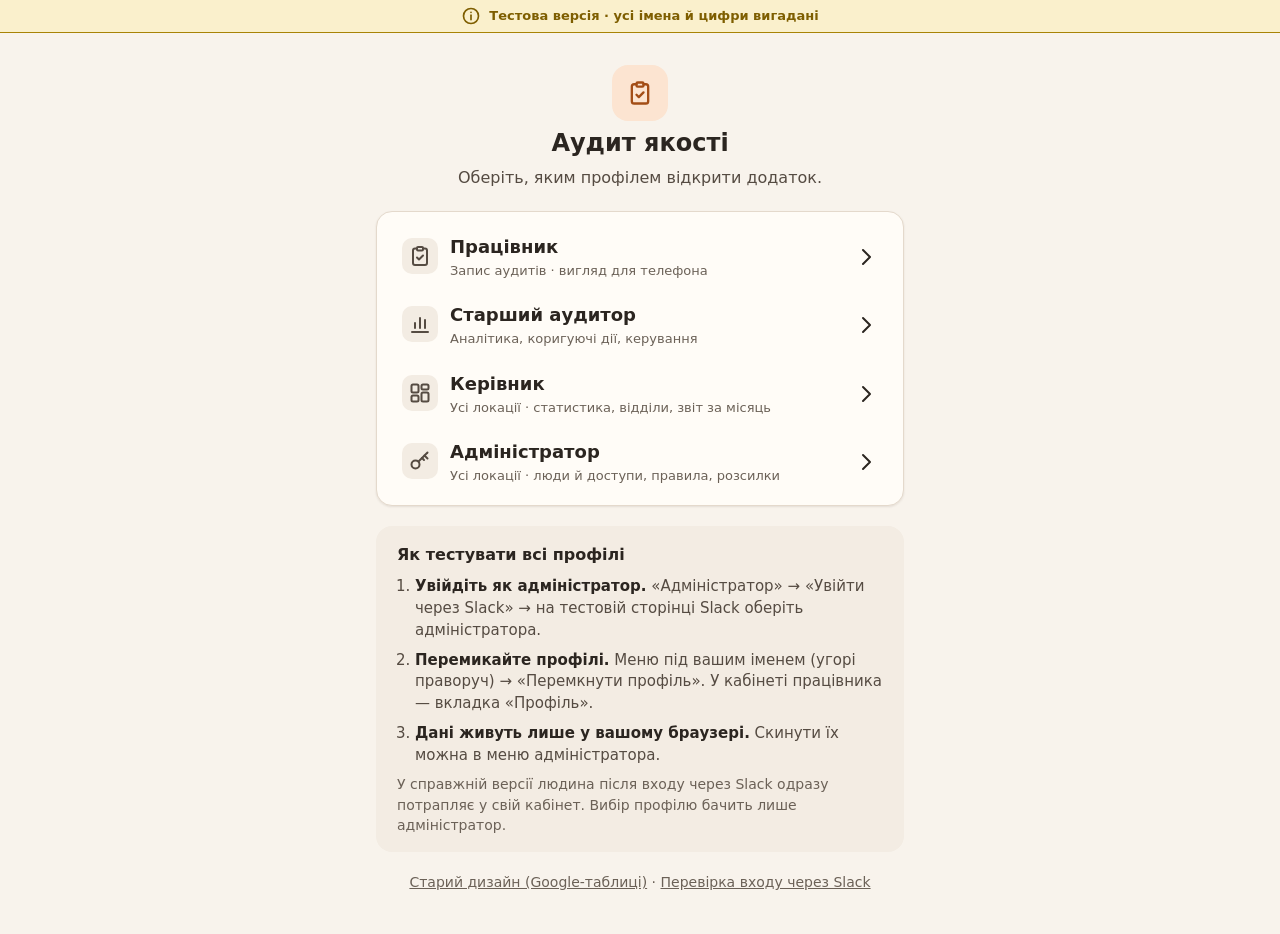
<file: index.html>
<!doctype html>
<html lang="uk" data-theme="dark">
<head>
  <meta charset="utf-8"><meta http-equiv="Content-Security-Policy" content="default-src 'self'; script-src 'self' 'sha256-RqVRk+jzFOhuHieQW6vfw31qKVW78DxhKGeqW9HDtSE='; style-src 'self' 'unsafe-inline'; img-src 'self' data: blob:; font-src 'self'; connect-src 'self'; frame-src 'self'; object-src 'none'; base-uri 'self'; form-action 'self'">
  <script src="pratsivnyk/js/frame-guard.js?v=20261102074653"></script>
  <meta name="robots" content="noindex, nofollow">
  <meta name="viewport" content="width=device-width, initial-scale=1, viewport-fit=cover">
  <meta name="color-scheme" content="dark light">
  <title>Аудит якості — вхід</title>
  
  <link rel="stylesheet" href="pratsivnyk/css/ds.css?v=20261102074653">
  <link rel="stylesheet" href="pratsivnyk/css/profile-switch.css?v=20261102074653">
  <link rel="stylesheet" href="start.css?v=20261102074653">
  <script>
    /* Тема як у системі телефона/компʼютера — як у кабінетах. */
    (function () {
      var dark = window.matchMedia && window.matchMedia('(prefers-color-scheme: dark)').matches;
      document.documentElement.setAttribute('data-theme', dark ? 'dark' : 'light');
    })();
  </script>
<meta name="app-build" content="20261102074653"></head>
<body>
  <div class="st-demo" role="note"><span data-ic="info" data-ic-cls="ui-icon--sm"></span>Тестова версія · усі імена й цифри вигадані</div>
  <main class="st">
    <header class="st__head">
      <span class="st__logo" data-ic="audit"></span>
      <h1 class="ui-title-lg">Аудит якості</h1>
      <p class="st__lead">Оберіть, яким профілем відкрити додаток.</p>
    </header>

    <section class="ui-card st__card" aria-label="Профілі">
      <div class="ps">
        <div class="ps__list">
          <a class="ps__item" href="pratsivnyk/"><span class="ps__ic" data-ic="audit"></span><span class="ps__text"><b>Працівник</b><small>Запис аудитів · вигляд для телефона</small></span><span data-ic="chevron-right"></span></a>
          <a class="ps__item" href="starshyi/"><span class="ps__ic" data-ic="chart"></span><span class="ps__text"><b>Старший аудитор</b><small>Аналітика, коригуючі дії, керування</small></span><span data-ic="chevron-right"></span></a>
          <a class="ps__item" href="kerivnyk/"><span class="ps__ic" data-ic="cockpit"></span><span class="ps__text"><b>Керівник</b><small>Усі локації · статистика, відділи, звіт за місяць</small></span><span data-ic="chevron-right"></span></a>
          <a class="ps__item" href="admin/"><span class="ps__ic" data-ic="key"></span><span class="ps__text"><b>Адміністратор</b><small>Усі локації · люди й доступи, правила, розсилки</small></span><span data-ic="chevron-right"></span></a>
        </div>
      </div>
    </section>

    <section class="ui-card ui-card--sunken st__card st__how">
      <h2 class="st__h2">Як тестувати всі профілі</h2>
      <ol class="st__steps">
        <li><b>Увійдіть як адміністратор.</b> «Адміністратор» → «Увійти через Slack» → на тестовій сторінці Slack оберіть адміністратора.</li>
        <li><b>Перемикайте профілі.</b> Меню під вашим іменем (угорі праворуч) → «Перемкнути профіль». У кабінеті працівника — вкладка «Профіль».</li>
        <li><b>Дані живуть лише у вашому браузері.</b> Скинути їх можна в меню адміністратора.</li>
      </ol>
      <p class="st__note">У справжній версії людина після входу через Slack одразу потрапляє у свій кабінет. Вибір профілю бачить лише адміністратор.</p>
    </section>

    <p class="st__foot"><a href="old/">Старий дизайн (Google-таблиці)</a> · <a href="vhid/?check=1">Перевірка входу через Slack</a></p>
  </main>
  <noscript><p class="st__foot">Іконки не показались — без JavaScript посилання все одно працюють.</p></noscript>
  <script src="pratsivnyk/js/icons.js?v=20261102074653"></script>
  <script src="site-config.js?v=20261102074653"></script>
  <script src="start.js?v=20261102074653"></script>
</body>
</html>
</file>
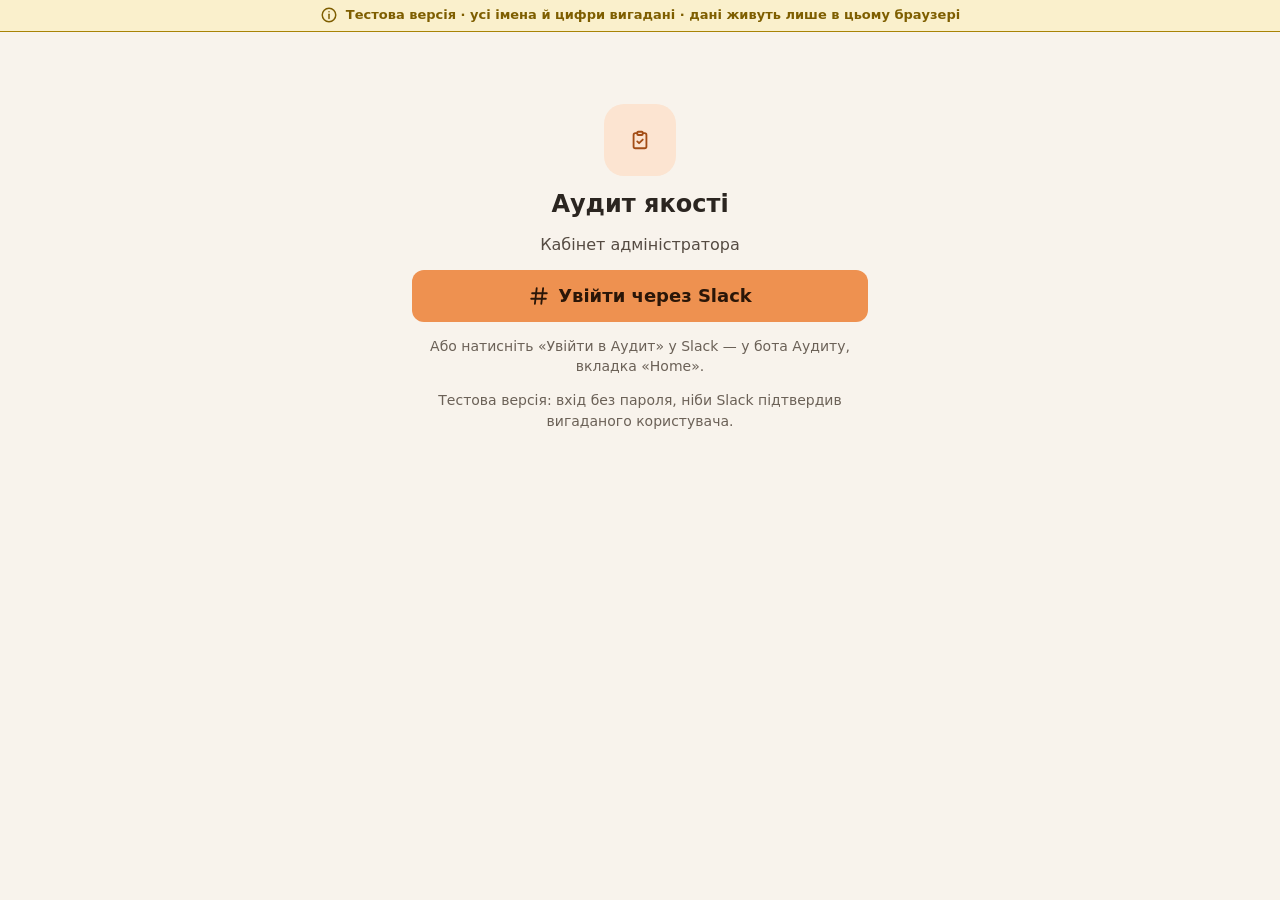
<file: admin/index.html>
<!doctype html>
<html lang="uk" data-theme="light">
<head>
  <meta charset="utf-8"><meta http-equiv="Content-Security-Policy" content="default-src 'self'; script-src 'self' 'sha256-cuhM7EEs/RHD67EZbIpJFqa9mfP6oMhv6To3ov1pAc4='; style-src 'self' 'unsafe-inline'; img-src 'self' data: blob:; font-src 'self'; connect-src 'self'; frame-src 'self'; object-src 'none'; base-uri 'self'; form-action 'self'">
  <script src="../pratsivnyk/js/frame-guard.js?v=20261102074653"></script>
  <meta name="robots" content="noindex, nofollow">
  <meta name="viewport" content="width=device-width, initial-scale=1">
  <meta name="color-scheme" content="light dark">
  <title>Аудит якості — адміністратор (тест)</title>
  <link rel="stylesheet" href="../pratsivnyk/css/ds.css?v=20261102074653">
  <link rel="stylesheet" href="../starshyi/css/app.css?v=20261102074653">
  <link rel="stylesheet" href="../starshyi/css/desk.css?v=20261102074653">
  <link rel="stylesheet" href="../starshyi/css/senior.css?v=20261102074653">
  <link rel="stylesheet" href="../pratsivnyk/css/profile-switch.css?v=20261102074653">
  <link rel="stylesheet" href="../starshyi/css/s-chart.css?v=20261102074653">
  <link rel="stylesheet" href="css/cabinet.css?v=20261102074653">
  <link rel="stylesheet" href="css/cab-nav.css?v=20261102074653">
  <link rel="stylesheet" href="css/admin.css?v=20261102074653">
  <link rel="stylesheet" href="css/mailing.css?v=20261102074653">
  <link rel="stylesheet" href="css/rz-chips.css?v=20261102074653">
  <link rel="stylesheet" href="css/access.css?v=20261102074653">
  <link rel="stylesheet" href="css/mailing-extra.css?v=20261102074653">
  <link rel="stylesheet" href="css/adm-overview.css?v=20261102074653">
  <link rel="stylesheet" href="css/adm-activity.css?v=20261102074653">
  <link rel="stylesheet" href="css/adm-data.css?v=20261102074653">
  <link rel="stylesheet" href="css/adm-system.css?v=20261102074653">
  <link rel="stylesheet" href="css/adm-prelaunch.css?v=20261102074653">
  <link rel="stylesheet" href="css/adm-slack.css?v=20261102074653">
  <link rel="stylesheet" href="css/adm-broken.css?v=20261102074653">
  <link rel="stylesheet" href="../pratsivnyk/css/hdr-tools.css?v=20261102074653">
  <link rel="stylesheet" href="../pratsivnyk/css/search.css?v=20261102074653">
  <script>
    /* Кабінет адміністратора: свій профіль на демо-сервері (demoViewRole) і тема до малювання. v1.0 — 11.10.2026 */
    window.P = { demoSessionKey: 'demo:me:adm', demoViewRole: 'admin', cabinet: { role: 'admin', title: 'Кабінет адміністратора', home: '/overview',
      /* v1.1 — 29.10.2026: «+ Додати» в шапці (cab-plus.js; real — що має вміти сервер, щоб пункт був видно у справжньому режимі),
         ліве меню з групами замість верхніх вкладок (cab-nav.js; вкладки поза групами йдуть у «Інше»). */
      plus: [
        { id: 'person', ic: 'user', title: 'Людина', sub: 'Аудитор, старший, керівник чи адміністратор', go: '/people', query: { new: '1' }, real: true },
        { id: 'location', ic: 'location', title: 'Локація', sub: 'Цех чи майданчик, де записують аудити', go: '/locations', query: { new: '1' }, real: 'adminLocationSave' },
        { id: 'department', ic: 'department', title: 'Відділ', sub: 'У локації — наприклад, Пошив', href: '../starshyi/index.html#/manage/products?newDept=1', real: 'srMgDeptSave' },
        { id: 'product', ic: 'department', title: 'Виріб', sub: 'Для типу відділу', href: '../starshyi/index.html#/manage/products?new=1', real: 'srMgProductSave' },
        { id: 'defect', ic: 'defect', title: 'Вид браку', sub: 'З рівнем: неправильно зроблене · пошкоджене · зламане', href: '../starshyi/index.html#/manage/defects?new=1', real: 'srMgDefectSave' },
        { id: 'import', ic: 'table', title: 'Таблиця виробництва', sub: 'План і факт по відділах — звідки брати', href: '../starshyi/index.html#/manage/import?new=1', real: 'srMgImportSave' }
      ],
      nav: 'side',
      groups: [
        { label: 'Головне', tabs: ['overview'] },
        { label: 'Люди', tabs: ['people', 'slack', 'activity'] },
        { label: 'Дані', tabs: ['locations', 'dicts', 'audits', 'broken'] },
        { label: 'Правила', tabs: ['rules', 'mailing', 'slackposts'] },
        { label: 'Система', tabs: ['prelaunch', 'slackcfg', 'status', 'backups', 'server'] }
      ] } };
    (function () {
      var t = null;
      try { t = JSON.parse(localStorage.getItem('audit-demo:theme:sr')); } catch (e) { /* без памʼяті */ }
      document.documentElement.setAttribute('data-theme', t === 'dark' ? 'dark' : 'light');
    })();
  </script>
<meta name="app-build" content="20261102074653"></head>
<body>
  <div class="page" id="app">
    <div class="ui-state" role="status" style="padding-top: 120px"><span class="ui-spinner" aria-hidden="true"></span><p class="ui-state__text">Завантаження…</p></div>
  </div>
  <div class="ui-toasts" id="toasts" aria-live="polite"></div>
  <div id="overlay"></div>
  <noscript>Для роботи кабінету потрібен JavaScript.</noscript>

  <script src="../site-config.js?v=20261102074653"></script>
  <script src="../pratsivnyk/js/core.js?v=20261102074653"></script>
  <script src="../pratsivnyk/js/icons.js?v=20261102074653"></script>
  <script src="../pratsivnyk/js/demo/dictionary.js?v=20261102074653"></script>
  <script src="../pratsivnyk/js/demo/generate-audits.js?v=20261102074653"></script>
  <script src="../pratsivnyk/js/demo/generate.js?v=20261102074653"></script>
  <script src="../pratsivnyk/js/demo/server-common.js?v=20261102074653"></script>
  <script src="../pratsivnyk/js/demo/access-rules.js?v=20261102074653"></script>
  <script src="../pratsivnyk/js/demo/server-read.js?v=20261102074653"></script>
  <script src="../pratsivnyk/js/demo/server-submit.js?v=20261102074653"></script>
  <script src="../pratsivnyk/js/demo/senior-common.js?v=20261102074653"></script>
  <script src="../pratsivnyk/js/demo/admin.js?v=20261102074653"></script>
  <script src="../pratsivnyk/js/demo/senior-manage.js?v=20261102074653"></script>
  <script src="../pratsivnyk/js/demo/prod.js?v=20261102074653"></script>
  <script src="../pratsivnyk/js/demo/senior-kd-rules.js?v=20261102074653"></script>
  <script src="../pratsivnyk/js/demo/senior-kd.js?v=20261102074653"></script>
  <script src="../pratsivnyk/js/demo/senior-analytics.js?v=20261102074653"></script>
  <script src="../pratsivnyk/js/demo/senior-history.js?v=20261102074653"></script>
  <script src="../pratsivnyk/js/demo/admin-manage.js?v=20261102074653"></script>
  <script src="../pratsivnyk/js/demo/people-save.js?v=20261102074653"></script>
  <script src="../pratsivnyk/js/demo/admin-login.js?v=20261102074653"></script>
  <script src="../pratsivnyk/js/demo/mail-vars.js?v=20261102074653"></script>
  <script src="../pratsivnyk/js/demo/mail-rules.js?v=20261102074653"></script>
  <script src="../pratsivnyk/js/demo/manager.js?v=20261102074653"></script>
  <script src="../pratsivnyk/js/demo/manager-dept.js?v=20261102074653"></script>
  <script src="../pratsivnyk/js/demo/access-log.js?v=20261102074653"></script>
  <script src="../pratsivnyk/js/demo/admin-system.js?v=20261102074653"></script>
  <script src="../pratsivnyk/js/demo/admin-activity.js?v=20261102074653"></script>
  <script src="../pratsivnyk/js/demo/admin-data.js?v=20261102074653"></script>
  <script src="../pratsivnyk/js/demo/admin-broken.js?v=20261102074653"></script>
  <script src="../pratsivnyk/js/demo/admin-dash.js?v=20261102074653"></script>
  <script src="../pratsivnyk/js/demo/admin-prelaunch.js?v=20261102074653"></script>
  <script src="../pratsivnyk/js/demo/admin-slack.js?v=20261102074653"></script>
  <script src="../pratsivnyk/js/demo/prefs.js?v=20261102074653"></script>
  <script src="../pratsivnyk/js/demo/search.js?v=20261102074653"></script>
  <script src="../pratsivnyk/js/demo/slack-posts.js?v=20261102074653"></script>
  <script src="../pratsivnyk/js/demo/people-delete.js?v=20261102074653"></script>
  <script src="../pratsivnyk/js/demo/manager-notify.js?v=20261102074653"></script>
  <script src="../pratsivnyk/js/demo/server.js?v=20261102074653"></script>
  <script src="../pratsivnyk/js/ui.js?v=20261102074653"></script>
  <script src="../pratsivnyk/js/prefs.js?v=20261102074653"></script>
  <script src="../pratsivnyk/js/hdr-tools.js?v=20261102074653"></script>
  <script src="../pratsivnyk/js/search-match.js?v=20261102074653"></script>
  <script src="../pratsivnyk/js/search-window.js?v=20261102074653"></script>
  <script src="../pratsivnyk/js/search.js?v=20261102074653"></script>
  <script src="../pratsivnyk/js/auth-slack.js?v=20261102074653"></script>
  <script src="../pratsivnyk/js/team-requests.js?v=20261102074653"></script>
  <script src="../pratsivnyk/js/help.js?v=20261102074653"></script>
  <script src="../pratsivnyk/js/help-common.js?v=20261102074653"></script>
  <script src="js/help-admin.js?v=20261102074653"></script>
  <script src="js/help-adm-overview.js?v=20261102074653"></script>
  <script src="js/help-adm-activity.js?v=20261102074653"></script>
  <script src="js/help-adm-data.js?v=20261102074653"></script>
  <script src="js/help-adm-broken.js?v=20261102074653"></script>
  <script src="js/help-adm-system.js?v=20261102074653"></script>
  <script src="js/help-adm-prelaunch.js?v=20261102074653"></script>
  <script src="js/help-adm-slack.js?v=20261102074653"></script>
  <script src="../pratsivnyk/js/profile-switch.js?v=20261102074653"></script>
  <script src="../pratsivnyk/js/update-check.js?v=20261102074653"></script>
  <script src="../pratsivnyk/js/mail-probe.js?v=20261102074653"></script>
  <script src="js/mail-panel.js?v=20261102074653"></script>
  <script src="js/ml-backend.js?v=20261102074653"></script>
  <script src="js/access-api.js?v=20261102074653"></script>
  <script src="../starshyi/js/chart.js?v=20261102074653"></script>
  <script src="../starshyi/js/sr-kit.js?v=20261102074653"></script>
  <script src="js/cab-nav.js?v=20261102074653"></script>
  <script src="js/cab-plus.js?v=20261102074653"></script>
  <script src="js/cab-backup.js?v=20261102074653"></script>
  <script src="js/cab-shell.js?v=20261102074653"></script>
  <script src="js/search-adm.js?v=20261102074653"></script>
  
  
  <script src="js/screens/locations.js?v=20261102074653"></script>
  <script src="js/screens/people-texts.js?v=20261102074653"></script>
  <script src="js/screens/people-deletes.js?v=20261102074653"></script>
  <script src="js/screens/people.js?v=20261102074653"></script>
  <script src="js/screens/people-rights.js?v=20261102074653"></script>
  <script src="js/screens/slack-login.js?v=20261102074653"></script>
  <script src="js/screens/login-who.js?v=20261102074653"></script>
  <script src="js/screens/login-log.js?v=20261102074653"></script>
  <script src="js/screens/rules.js?v=20261102074653"></script>
  <script src="js/screens/status.js?v=20261102074653"></script>
  
  <script src="js/screens/overview.js?v=20261102074653"></script>
  <script src="js/screens/dicts.js?v=20261102074653"></script>
  <script src="js/screens/audits.js?v=20261102074653"></script>
  <script src="js/screens/broken.js?v=20261102074653"></script>
  <script src="js/screens/activity.js?v=20261102074653"></script>
  <script src="js/screens/backups.js?v=20261102074653"></script>
  <script src="js/screens/server.js?v=20261102074653"></script>
  <script src="js/screens/prelaunch.js?v=20261102074653"></script>
  <script src="js/screens/slack.js?v=20261102074653"></script>
  <script src="js/chat-text.js?v=20261102074653"></script>
  
  
  <script src="js/rz-examples.js?v=20261102074653"></script>
  <script src="js/rz-chips.js?v=20261102074653"></script>
  <script src="js/screens/mailing-kit.js?v=20261102074653"></script>
  <script src="js/screens/mailing-preview.js?v=20261102074653"></script>
  <script src="js/screens/mailing-when.js?v=20261102074653"></script>
  <script src="js/screens/mailing-to.js?v=20261102074653"></script>
  <script src="js/screens/mailing-editor.js?v=20261102074653"></script>
  <script src="js/screens/mailing.js?v=20261102074653"></script>
  <script src="js/screens/mailing-addr.js?v=20261102074653"></script>
  <script src="js/screens/mailing-days.js?v=20261102074653"></script>
  <script src="js/screens/mailing-state.js?v=20261102074653"></script>
  
  
  <script src="js/screens/slack-posts.js?v=20261102074653"></script>
</body>
</html>
</file>
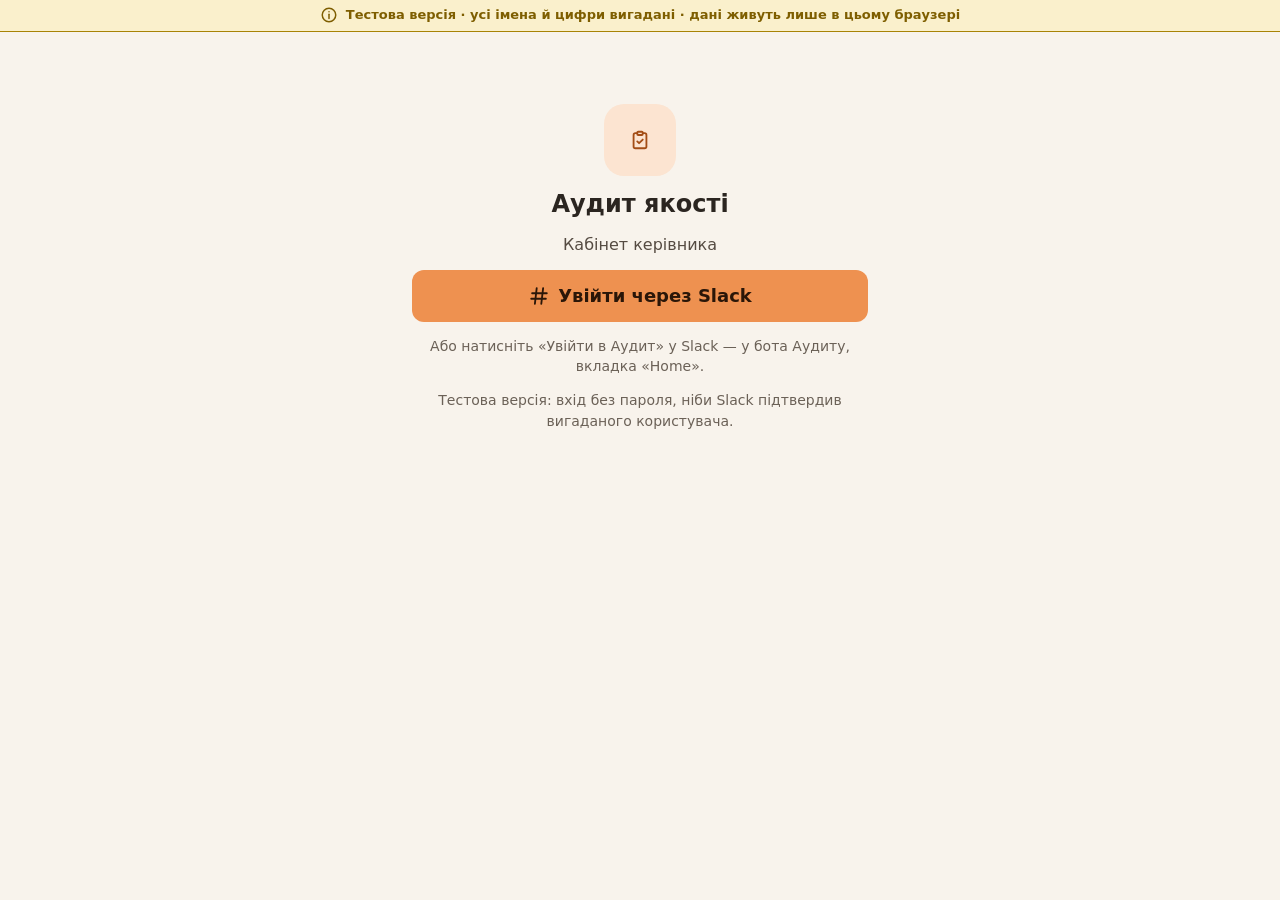
<file: kerivnyk/index.html>
<!doctype html>
<html lang="uk" data-theme="light">
<head>
  <meta charset="utf-8"><meta http-equiv="Content-Security-Policy" content="default-src 'self'; script-src 'self' 'sha256-ghfxvFloNZhyvwyrL0sXPJ0wt+592AYKW8vON1ve480='; style-src 'self' 'unsafe-inline'; img-src 'self' data: blob:; font-src 'self'; connect-src 'self'; frame-src 'self'; object-src 'none'; base-uri 'self'; form-action 'self'">
  <script src="../pratsivnyk/js/frame-guard.js?v=20261102074653"></script>
  <meta name="robots" content="noindex, nofollow">
  <meta name="viewport" content="width=device-width, initial-scale=1">
  <meta name="color-scheme" content="light dark">
  <title>Аудит якості — керівник (тест)</title>
  <link rel="stylesheet" href="../pratsivnyk/css/ds.css?v=20261102074653">
  <link rel="stylesheet" href="../starshyi/css/app.css?v=20261102074653">
  <link rel="stylesheet" href="../starshyi/css/desk.css?v=20261102074653">
  <link rel="stylesheet" href="../starshyi/css/senior.css?v=20261102074653">
  <link rel="stylesheet" href="../pratsivnyk/css/tile-row.css?v=20261102074653">
  <link rel="stylesheet" href="../pratsivnyk/css/profile-switch.css?v=20261102074653">
  <link rel="stylesheet" href="../starshyi/css/s-chart.css?v=20261102074653">
  <link rel="stylesheet" href="../admin/css/cabinet.css?v=20261102074653">
  <link rel="stylesheet" href="../admin/css/cab-nav.css?v=20261102074653">
  <link rel="stylesheet" href="css/manager.css?v=20261102074653">
  <link rel="stylesheet" href="../starshyi/css/s-kd-board.css?v=20261102074653">
  <link rel="stylesheet" href="css/manager-kd.css?v=20261102074653">
  <link rel="stylesheet" href="css/team.css?v=20261102074653">
  <link rel="stylesheet" href="../pratsivnyk/css/block-layout.css?v=20261102074653">
  <link rel="stylesheet" href="../pratsivnyk/css/hdr-tools.css?v=20261102074653">
  <link rel="stylesheet" href="../pratsivnyk/css/search.css?v=20261102074653">
  <link rel="stylesheet" href="../pratsivnyk/css/news.css?v=20261102074653">
  <link rel="stylesheet" href="css/mgr-ideas.css?v=20261102074653">
  <link rel="stylesheet" href="css/manager-print.css?v=20261102074653">
  <script>
    /* Кабінет керівника: оболонка спільна з адміністратором (../admin/js/cab-shell.js), екрани — js/screens/. v1.1 — 14.10.2026
       v1.2 — 15.10.2026: друкований вигляд (css/manager-print.css) і коригуючі дії локації (js/screens/mgr-kd.js).
       v1.3 — 19.10.2026: вкладка «Коригуючі дії» (js/screens/mgr-kdb-*.js, css/manager-kd.css поверх ../starshyi/css/s-kd-board.css;
       демо-сервер manager-kd-plates.js → manager-kd-board.js; вікно «Як працюють…» — ../starshyi/js/screens/kd-how.js). */
    window.P = { demoSessionKey: 'demo:me:mgr', demoViewRole: 'manager', cabinet: { role: 'manager', title: 'Кабінет керівника', home: '/overview',
      /* v1.4 — 29.10.2026: «+ Додати» в шапці (../admin/js/cab-plus.js). */
      plus: [
        // «Мій звіт» прибрано (29.10): «Мої звіти» — 6 сталих сповіщень, які лише вмикаються й правляться; додавати нема чого.
        { id: 'person', ic: 'user', title: 'Людина', sub: 'Аудитор чи старший аудитор', go: '/team', query: { new: '1' }, real: true }
      ] } };
    (function () {
      var t = null;
      try { t = JSON.parse(localStorage.getItem('audit-demo:theme:sr')); } catch (e) { /* без памʼяті */ }
      document.documentElement.setAttribute('data-theme', t === 'dark' ? 'dark' : 'light');
    })();
  </script>
<meta name="app-build" content="20261102074653"></head>
<body>
  <div class="page" id="app">
    <div class="ui-state" role="status" style="padding-top: 120px"><span class="ui-spinner" aria-hidden="true"></span><p class="ui-state__text">Завантаження…</p></div>
  </div>
  <div class="ui-toasts" id="toasts" aria-live="polite"></div>
  <div id="overlay"></div>
  <noscript>Для роботи кабінету потрібен JavaScript.</noscript>

  <script src="../site-config.js?v=20261102074653"></script>
  <script src="../pratsivnyk/js/core.js?v=20261102074653"></script>
  <script src="../pratsivnyk/js/icons.js?v=20261102074653"></script>
  <script src="../pratsivnyk/js/demo/dictionary.js?v=20261102074653"></script>
  <script src="../pratsivnyk/js/demo/generate-audits.js?v=20261102074653"></script>
  <script src="../pratsivnyk/js/demo/generate.js?v=20261102074653"></script>
  <script src="../pratsivnyk/js/demo/server-common.js?v=20261102074653"></script>
  <script src="../pratsivnyk/js/demo/access-rules.js?v=20261102074653"></script>
  <script src="../pratsivnyk/js/demo/server-read.js?v=20261102074653"></script>
  <script src="../pratsivnyk/js/demo/server-submit.js?v=20261102074653"></script>
  <script src="../pratsivnyk/js/demo/senior-common.js?v=20261102074653"></script>
  <script src="../pratsivnyk/js/demo/admin.js?v=20261102074653"></script>
  <script src="../pratsivnyk/js/demo/senior-manage.js?v=20261102074653"></script>
  <script src="../pratsivnyk/js/demo/prod.js?v=20261102074653"></script>
  <script src="../pratsivnyk/js/demo/senior-kd-rules.js?v=20261102074653"></script>
  <script src="../pratsivnyk/js/demo/senior-kd.js?v=20261102074653"></script>
  <script src="../pratsivnyk/js/demo/senior-kd-board.js?v=20261102074653"></script>
  <script src="../pratsivnyk/js/demo/senior-analytics.js?v=20261102074653"></script>
  <script src="../pratsivnyk/js/demo/senior-history.js?v=20261102074653"></script>
  <script src="../pratsivnyk/js/demo/admin-manage.js?v=20261102074653"></script>
  <script src="../pratsivnyk/js/demo/people-save.js?v=20261102074653"></script>
  <script src="../pratsivnyk/js/demo/admin-login.js?v=20261102074653"></script>
  <script src="../pratsivnyk/js/demo/mail-vars.js?v=20261102074653"></script>
  <script src="../pratsivnyk/js/demo/mail-rules.js?v=20261102074653"></script>
  <script src="../pratsivnyk/js/demo/manager.js?v=20261102074653"></script>
  <script src="../pratsivnyk/js/demo/manager-dept.js?v=20261102074653"></script>
  <script src="../pratsivnyk/js/demo/manager-kd-plates.js?v=20261102074653"></script>
  <script src="../pratsivnyk/js/demo/manager-kd-board.js?v=20261102074653"></script>
  <script src="../pratsivnyk/js/demo/access-log.js?v=20261102074653"></script>
  <script src="../pratsivnyk/js/demo/prefs.js?v=20261102074653"></script>
  <script src="../pratsivnyk/js/demo/search.js?v=20261102074653"></script>
  <script src="../pratsivnyk/js/demo/since-last.js?v=20261102074653"></script>
  <script src="../pratsivnyk/js/demo/manager-compare.js?v=20261102074653"></script>
  <script src="../pratsivnyk/js/demo/people-delete.js?v=20261102074653"></script>
  <script src="../pratsivnyk/js/demo/manager-notify.js?v=20261102074653"></script>
  <script src="../pratsivnyk/js/demo/server.js?v=20261102074653"></script>
  <script src="../pratsivnyk/js/ui.js?v=20261102074653"></script>
  <script src="../pratsivnyk/js/prefs.js?v=20261102074653"></script>
  <script src="../pratsivnyk/js/tile-row.js?v=20261102074653"></script>
  <script src="../pratsivnyk/js/hdr-tools.js?v=20261102074653"></script>
  <script src="../pratsivnyk/js/block-layout.js?v=20261102074653"></script>
  <script src="../pratsivnyk/js/search-match.js?v=20261102074653"></script>
  <script src="../pratsivnyk/js/search-window.js?v=20261102074653"></script>
  <script src="../pratsivnyk/js/search.js?v=20261102074653"></script>
  <script src="../pratsivnyk/js/since-last.js?v=20261102074653"></script>
  <script src="../pratsivnyk/js/whatsnew-data.js?v=20261102074653"></script>
  <script src="../pratsivnyk/js/whatsnew.js?v=20261102074653"></script>
  <script src="../pratsivnyk/js/auth-slack.js?v=20261102074653"></script>
  <script src="../pratsivnyk/js/auth-team.js?v=20261102074653"></script>
  <script src="../pratsivnyk/js/team-requests.js?v=20261102074653"></script>
  <script src="../pratsivnyk/js/help.js?v=20261102074653"></script>
  <script src="../pratsivnyk/js/help-common.js?v=20261102074653"></script>
  <script src="js/help-manager.js?v=20261102074653"></script>
  <script src="js/help-mgr-kd.js?v=20261102074653"></script>
  <script src="../pratsivnyk/js/profile-switch.js?v=20261102074653"></script>
  <script src="../pratsivnyk/js/update-check.js?v=20261102074653"></script>
  <script src="../starshyi/js/chart.js?v=20261102074653"></script>
  <script src="../starshyi/js/sr-kit.js?v=20261102074653"></script>
  <script src="../admin/js/cab-nav.js?v=20261102074653"></script>
  <script src="../admin/js/cab-plus.js?v=20261102074653"></script>
  <script src="../admin/js/cab-shell.js?v=20261102074653"></script>
  <script src="js/search-mgr.js?v=20261102074653"></script>
  
  <script src="js/screens/mgr-kit.js?v=20261102074653"></script>
  <script src="js/screens/mgr-kd.js?v=20261102074653"></script>
  <script src="js/screens/mgr-kdb-kit.js?v=20261102074653"></script>
  <script src="../starshyi/js/screens/kd-how.js?v=20261102074653"></script>
  <script src="js/screens/mgr-kdb-action.js?v=20261102074653"></script>
  <script src="js/screens/mgr-kdb-plates.js?v=20261102074653"></script>
  <script src="js/screens/mgr-kdb-main.js?v=20261102074653"></script>
  <script src="js/screens/mgr-kdb-loc.js?v=20261102074653"></script>
  <script src="js/screens/overview-blocks.js?v=20261102074653"></script>
  <script src="js/screens/overview.js?v=20261102074653"></script>
  <script src="js/screens/depts-tiles.js?v=20261102074653"></script>
  <script src="js/screens/depts.js?v=20261102074653"></script>
  <script src="js/screens/auditors.js?v=20261102074653"></script>
  <script src="js/screens/month.js?v=20261102074653"></script>
  <script src="js/screens/month-report.js?v=20261102074653"></script>
  <script src="js/screens/notify.js?v=20261102074653"></script>
  <script src="js/screens/reports.js?v=20261102074653"></script>
  <script src="js/screens/team-delete.js?v=20261102074653"></script>
  <script src="js/screens/team.js?v=20261102074653"></script>
  
</body>
</html>
</file>
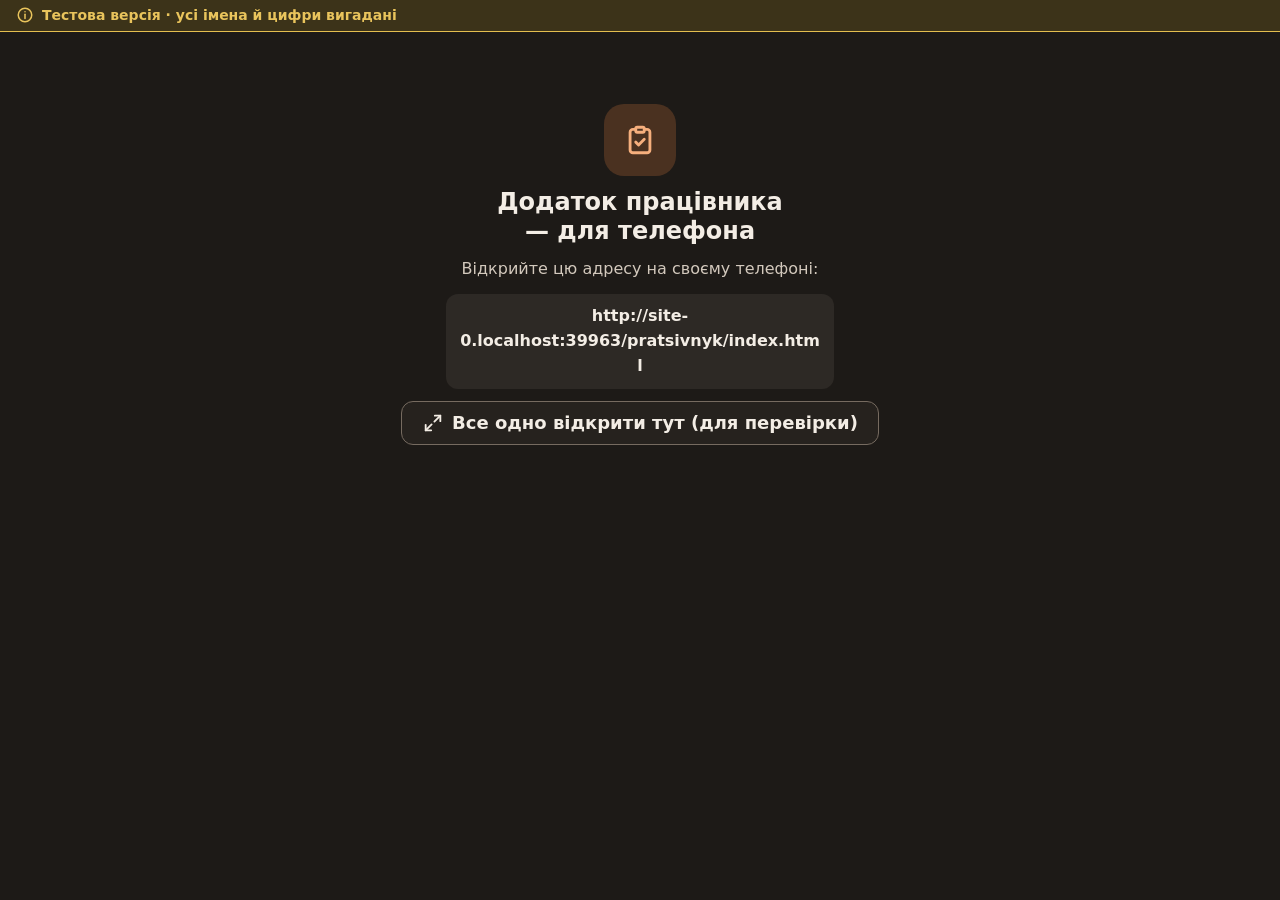
<file: pratsivnyk/index.html>
<!doctype html>
<html lang="uk" data-theme="dark">
<head>
  <meta charset="utf-8"><meta http-equiv="Content-Security-Policy" content="default-src 'self'; script-src 'self' 'sha256-SrHG7u2DOKlN3IUNlFtDBSOxzxCsFAZtNHPTm7KIGEg='; style-src 'self' 'unsafe-inline'; img-src 'self' data: blob:; font-src 'self'; connect-src 'self'; frame-src 'self'; object-src 'none'; base-uri 'self'; form-action 'self'">
  <script src="js/frame-guard.js?v=20261102074653"></script>
  <meta name="robots" content="noindex, nofollow">
  <meta name="viewport" content="width=device-width, initial-scale=1, viewport-fit=cover">
  <meta name="color-scheme" content="dark light">
  <meta name="theme-color" content="#1D1A17">
  <link rel="manifest" href="manifest.webmanifest">
  <link rel="apple-touch-icon" href="img/apple-touch-icon.png">
  <meta name="mobile-web-app-capable" content="yes">
  <meta name="apple-mobile-web-app-capable" content="yes">
  <meta name="apple-mobile-web-app-title" content="Аудит">
  <title>Аудит якості — працівник (тест)</title>
  <link rel="stylesheet" href="css/ds.css?v=20261102074653">
  <link rel="stylesheet" href="css/app.css?v=20261102074653">
  <link rel="stylesheet" href="css/screens.css?v=20261102074653">
  <link rel="stylesheet" href="css/profile-switch.css?v=20261102074653">
  <link rel="stylesheet" href="css/hdr-tools.css?v=20261102074653">
  <link rel="stylesheet" href="css/news.css?v=20261102074653">
  <link rel="stylesheet" href="css/install-hint.css?v=20261102074653">
  <script>
    /* Тему ставимо ДО малювання сторінки. У працівника типова — темна (рішення власника 07.10). v2.0
       ?embed=1 — форма всередині кабінету старшого: сесія й тема старшого, без шапки й заставки ПК. v2.1
       demoViewRole — як бачить цей додаток адміністратор: тут працівником, у вікні старшого — старшим. v2.2 */
    (function () {
      var embed = /[?&]embed=1/.test(location.search), t = null;
      window.P = embed ? { demoSessionKey: 'demo:me:sr', demoViewRole: 'senior_auditor', embed: true } : { demoViewRole: 'auditor' };
      if (embed) document.documentElement.classList.add('is-embed');
      try { t = JSON.parse(localStorage.getItem(embed ? 'audit-demo:theme:sr' : 'audit-demo:theme')); } catch (e) { /* без памʼяті */ }
      document.documentElement.setAttribute('data-theme', embed ? (t === 'dark' ? 'dark' : 'light') : (t === 'light' ? 'light' : 'dark'));
    })();
  </script>
<meta name="app-build" content="20261102074653"></head>
<body>
  <div class="app" id="app">
    <div class="app-boot ui-state" role="status">
      <span class="ui-spinner" aria-hidden="true"></span>
      <p class="ui-state__text">Завантаження…</p>
    </div>
  </div>
  <div class="ui-toasts" id="toasts" aria-live="polite"></div>
  <div id="overlay"></div>
  <noscript>Для роботи додатку потрібен JavaScript.</noscript>

  <script src="../site-config.js?v=20261102074653"></script>
  <script src="js/core.js?v=20261102074653"></script>
  <script src="js/icons.js?v=20261102074653"></script>
  <script src="js/demo/dictionary.js?v=20261102074653"></script>
  <script src="js/demo/generate-audits.js?v=20261102074653"></script>
  <script src="js/demo/generate.js?v=20261102074653"></script>
  <script src="js/demo/server-common.js?v=20261102074653"></script>
  <script src="js/demo/access-rules.js?v=20261102074653"></script>
  <script src="js/demo/server-read.js?v=20261102074653"></script>
  <script src="js/demo/server-submit.js?v=20261102074653"></script>
  <script src="js/demo/senior-common.js?v=20261102074653"></script>
  <script src="js/demo/senior-manage.js?v=20261102074653"></script>
  <script src="js/demo/prod.js?v=20261102074653"></script>
  <script src="js/demo/senior-kd-rules.js?v=20261102074653"></script>
  <script src="js/demo/senior-kd.js?v=20261102074653"></script>
  <script src="js/demo/senior-analytics.js?v=20261102074653"></script>
  <script src="js/demo/senior-history.js?v=20261102074653"></script>
  <script src="js/demo/admin-manage.js?v=20261102074653"></script>
  <script src="js/demo/people-save.js?v=20261102074653"></script>
  <script src="js/demo/admin-login.js?v=20261102074653"></script>
  <script src="js/demo/dept-brief.js?v=20261102074653"></script>
  <script src="js/demo/access-log.js?v=20261102074653"></script>
  <script src="js/demo/prefs.js?v=20261102074653"></script>
  <script src="js/demo/since-last.js?v=20261102074653"></script>
  <script src="js/demo/people-delete.js?v=20261102074653"></script>
  <script src="js/demo/manager-notify.js?v=20261102074653"></script>
  <script src="js/demo/server.js?v=20261102074653"></script>
  <script src="js/ui.js?v=20261102074653"></script>
  <script src="js/prefs.js?v=20261102074653"></script>
  <script src="js/auth-slack.js?v=20261102074653"></script>
  <script src="js/help.js?v=20261102074653"></script>
  <script src="js/help-common.js?v=20261102074653"></script>
  <script src="js/help-worker.js?v=20261102074653"></script>
  <script src="js/profile-switch.js?v=20261102074653"></script>
  <script src="js/update-check.js?v=20261102074653"></script>
  <script src="js/offline.js?v=20261102074653"></script>
  <script src="js/hdr-tools.js?v=20261102074653"></script>
  <script src="js/since-last.js?v=20261102074653"></script>
  <script src="js/whatsnew-data.js?v=20261102074653"></script>
  <script src="js/whatsnew.js?v=20261102074653"></script>
  <script src="js/shell.js?v=20261102074653"></script>
  <script src="js/install-hint.js?v=20261102074653"></script>
  <script src="js/screens/home.js?v=20261102074653"></script>
  <script src="js/screens/audit-form-parts.js?v=20261102074653"></script>
  <script src="js/screens/audit-form-photos.js?v=20261102074653"></script>
  <script src="js/screens/audit-form-draft.js?v=20261102074653"></script>
  <script src="js/screens/audit-form-brief.js?v=20261102074653"></script>
  <script src="js/screens/audit-form-core.js?v=20261102074653"></script>
  <script src="js/screens/audit-form-workers.js?v=20261102074653"></script>
  <script src="js/screens/audit-form-submit.js?v=20261102074653"></script>
  <script src="js/screens/audit-form-loc.js?v=20261102074653"></script>
  <script src="js/screens/audit-form-repeat.js?v=20261102074653"></script>
  <script src="js/screens/audit-form-acts.js?v=20261102074653"></script>
  <script src="js/screens/audit-form.js?v=20261102074653"></script>
  <script src="js/screens/audit-repeat.js?v=20261102074653"></script>
  <script src="js/screens/audit-view.js?v=20261102074653"></script>
  <script src="js/screens/audits-loc.js?v=20261102074653"></script>
  <script src="js/screens/profile.js?v=20261102074653"></script>
  <script src="js/main.js?v=20261102074653"></script>
</body>
</html>
</file>
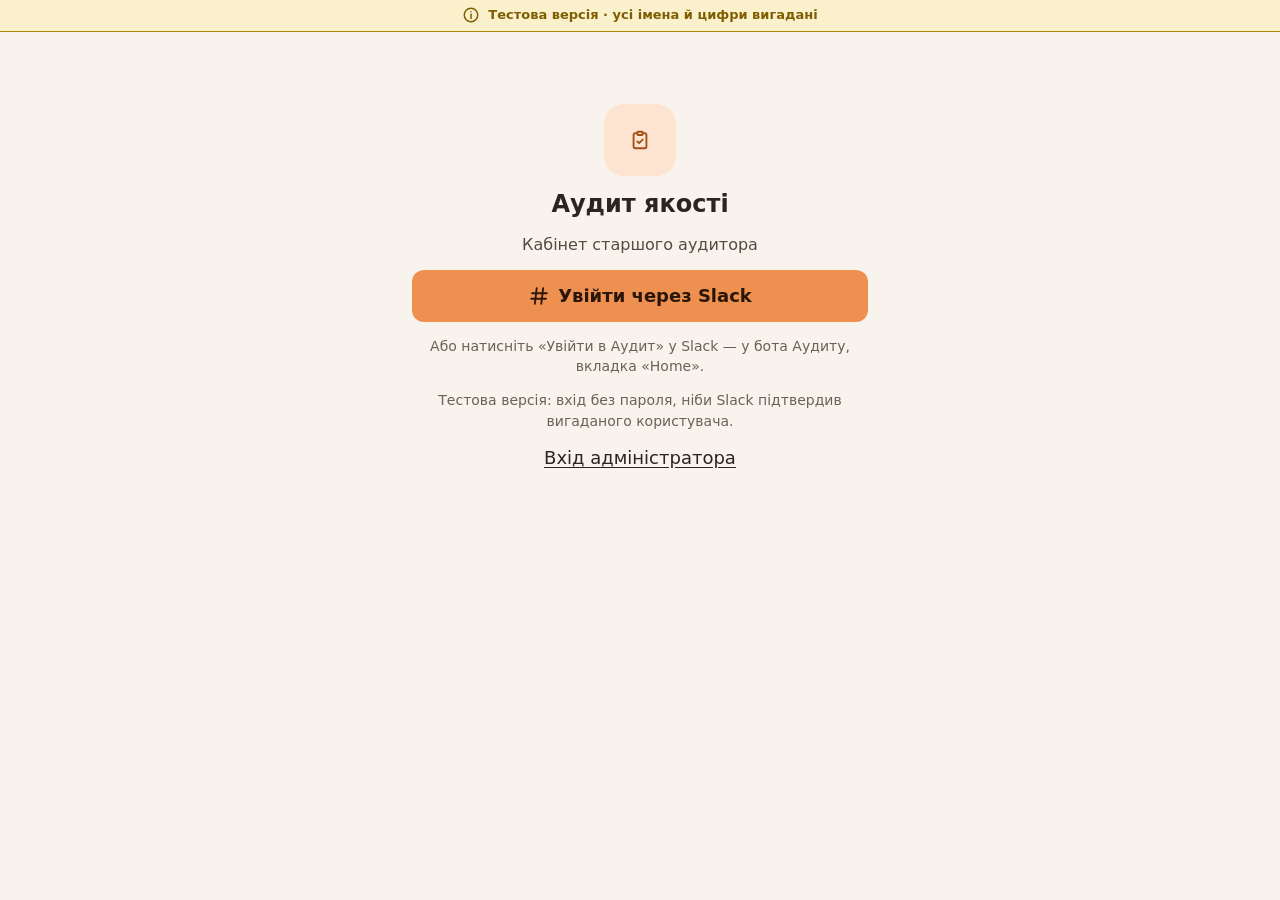
<file: starshyi/index.html>
<!doctype html>
<html lang="uk" data-theme="light">
<head>
  <meta charset="utf-8"><meta http-equiv="Content-Security-Policy" content="default-src 'self'; script-src 'self' 'sha256-QOC5SPqO2BiMZAhaW1vRJlgmBp7TvN/hhQBekYsEkvY='; style-src 'self' 'unsafe-inline'; img-src 'self' data: blob:; font-src 'self'; connect-src 'self'; frame-src 'self'; object-src 'none'; base-uri 'self'; form-action 'self'">
  <script src="../pratsivnyk/js/frame-guard.js?v=20261102074653"></script>
  <meta name="robots" content="noindex, nofollow">
  <meta name="viewport" content="width=device-width, initial-scale=1">
  <meta name="color-scheme" content="light dark">
  <title>Аудит якості — старший аудитор (тест)</title>
  <link rel="stylesheet" href="../pratsivnyk/css/ds.css?v=20261102074653">
  <link rel="stylesheet" href="css/app.css?v=20261102074653">
  <link rel="stylesheet" href="css/desk.css?v=20261102074653">
  <link rel="stylesheet" href="css/senior.css?v=20261102074653">
  <link rel="stylesheet" href="css/s-chart.css?v=20261102074653">
  <link rel="stylesheet" href="css/s-analytics.css?v=20261102074653">
  <link rel="stylesheet" href="css/s-an-layout.css?v=20261102074653">
  <link rel="stylesheet" href="../pratsivnyk/css/block-layout.css?v=20261102074653">
  <link rel="stylesheet" href="../pratsivnyk/css/hdr-tools.css?v=20261102074653">
  <link rel="stylesheet" href="../pratsivnyk/css/search.css?v=20261102074653">
  <link rel="stylesheet" href="../pratsivnyk/css/news.css?v=20261102074653">
  <link rel="stylesheet" href="css/s-stars.css?v=20261102074653">
  <link rel="stylesheet" href="css/s-history.css?v=20261102074653">
  <link rel="stylesheet" href="css/s-kd.css?v=20261102074653">
  <link rel="stylesheet" href="css/s-kd-board.css?v=20261102074653">
  <link rel="stylesheet" href="css/s-kd-pages.css?v=20261102074653">
  <link rel="stylesheet" href="css/s-manage.css?v=20261102074653">
  <link rel="stylesheet" href="../pratsivnyk/css/tile-row.css?v=20261102074653">
  <link rel="stylesheet" href="../pratsivnyk/css/profile-switch.css?v=20261102074653">
  <script>
    /* Окрема демо-сесія старшого (вхід працівника не плутається з входом старшого) і тема до малювання. v1.0 */
    window.P = { demoSessionKey: 'demo:me:sr', demoViewRole: 'senior_auditor' };   // demoViewRole — адміністратор бачить цей додаток як старший (v1.1)
    (function () {
      var t = null;
      try { t = JSON.parse(localStorage.getItem('audit-demo:theme:sr')); } catch (e) { /* без памʼяті */ }
      document.documentElement.setAttribute('data-theme', t === 'dark' ? 'dark' : 'light');
    })();
  </script>
<meta name="app-build" content="20261102074653"></head>
<body>
  <div class="page" id="app" data-theme-root>
    <div class="ui-state" role="status" style="padding-top: 120px"><span class="ui-spinner" aria-hidden="true"></span><p class="ui-state__text">Завантаження…</p></div>
  </div>
  <div class="ui-toasts" id="toasts" aria-live="polite"></div>
  <div id="overlay"></div>
  <noscript>Для роботи кабінету потрібен JavaScript.</noscript>

  <script src="../site-config.js?v=20261102074653"></script>
  <script src="../pratsivnyk/js/core.js?v=20261102074653"></script>
  <script src="../pratsivnyk/js/icons.js?v=20261102074653"></script>
  <script src="../pratsivnyk/js/demo/dictionary.js?v=20261102074653"></script>
  <script src="../pratsivnyk/js/demo/generate-audits.js?v=20261102074653"></script>
  <script src="../pratsivnyk/js/demo/generate.js?v=20261102074653"></script>
  <script src="../pratsivnyk/js/demo/server-common.js?v=20261102074653"></script>
  <script src="../pratsivnyk/js/demo/access-rules.js?v=20261102074653"></script>
  <script src="../pratsivnyk/js/demo/server-read.js?v=20261102074653"></script>
  <script src="../pratsivnyk/js/demo/server-submit.js?v=20261102074653"></script>
  <script src="../pratsivnyk/js/demo/senior-common.js?v=20261102074653"></script>
  <script src="../pratsivnyk/js/demo/senior-manage.js?v=20261102074653"></script>
  <script src="../pratsivnyk/js/demo/prod.js?v=20261102074653"></script>
  <script src="../pratsivnyk/js/demo/senior-kd-rules.js?v=20261102074653"></script>
  <script src="../pratsivnyk/js/demo/senior-kd.js?v=20261102074653"></script>
  <script src="../pratsivnyk/js/demo/senior-kd-board.js?v=20261102074653"></script>
  <script src="../pratsivnyk/js/demo/senior-kd-pages.js?v=20261102074653"></script>
  <script src="../pratsivnyk/js/demo/senior-analytics.js?v=20261102074653"></script>
  <script src="../pratsivnyk/js/demo/senior-history.js?v=20261102074653"></script>
  <script src="../pratsivnyk/js/demo/admin-manage.js?v=20261102074653"></script>
  <script src="../pratsivnyk/js/demo/people-save.js?v=20261102074653"></script>
  <script src="../pratsivnyk/js/demo/admin-login.js?v=20261102074653"></script>
  <script src="../pratsivnyk/js/demo/access-log.js?v=20261102074653"></script>
  <script src="../pratsivnyk/js/demo/prefs.js?v=20261102074653"></script>
  <script src="../pratsivnyk/js/demo/search.js?v=20261102074653"></script>
  <script src="../pratsivnyk/js/demo/since-last.js?v=20261102074653"></script>
  <script src="../pratsivnyk/js/demo/senior-watch.js?v=20261102074653"></script>
  <script src="../pratsivnyk/js/demo/people-delete.js?v=20261102074653"></script>
  <script src="../pratsivnyk/js/demo/manager-notify.js?v=20261102074653"></script>
  <script src="../pratsivnyk/js/demo/server.js?v=20261102074653"></script>
  <script src="../pratsivnyk/js/ui.js?v=20261102074653"></script>
  <script src="../pratsivnyk/js/prefs.js?v=20261102074653"></script>
  <script src="../pratsivnyk/js/tile-row.js?v=20261102074653"></script>
  <script src="../pratsivnyk/js/hdr-tools.js?v=20261102074653"></script>
  <script src="../pratsivnyk/js/block-layout.js?v=20261102074653"></script>
  <script src="../pratsivnyk/js/search-match.js?v=20261102074653"></script>
  <script src="../pratsivnyk/js/search-window.js?v=20261102074653"></script>
  <script src="../pratsivnyk/js/search.js?v=20261102074653"></script>
  <script src="../pratsivnyk/js/since-last.js?v=20261102074653"></script>
  <script src="../pratsivnyk/js/whatsnew-data.js?v=20261102074653"></script>
  <script src="../pratsivnyk/js/whatsnew.js?v=20261102074653"></script>
  <script src="../pratsivnyk/js/auth-slack.js?v=20261102074653"></script>
  <script src="../pratsivnyk/js/auth-team.js?v=20261102074653"></script>
  <script src="../pratsivnyk/js/team-requests.js?v=20261102074653"></script>
  <script src="../pratsivnyk/js/help.js?v=20261102074653"></script>
  <script src="../pratsivnyk/js/help-common.js?v=20261102074653"></script>
  <script src="js/help-senior.js?v=20261102074653"></script>
  <script src="js/help-kd.js?v=20261102074653"></script>
  <script src="js/help-kd-pages.js?v=20261102074653"></script>
  <script src="../pratsivnyk/js/profile-switch.js?v=20261102074653"></script>
  <script src="../pratsivnyk/js/update-check.js?v=20261102074653"></script>
  <script src="../pratsivnyk/js/mail-probe.js?v=20261102074653"></script>
  <script src="js/sr-kit.js?v=20261102074653"></script>
  <script src="js/shell.js?v=20261102074653"></script>
  <script src="js/stars.js?v=20261102074653"></script>
  <script src="js/search-sr.js?v=20261102074653"></script>
  <script src="js/chart.js?v=20261102074653"></script>
  <script src="js/screens/analytics.js?v=20261102074653"></script>
  <script src="js/screens/analytics-today.js?v=20261102074653"></script>
  <script src="js/screens/analytics-period.js?v=20261102074653"></script>
  <script src="js/screens/analytics-orders.js?v=20261102074653"></script>
  <script src="js/screens/analytics-layout.js?v=20261102074653"></script>
  <script src="js/screens/analytics-watch.js?v=20261102074653"></script>
  <script src="js/screens/analytics-defect.js?v=20261102074653"></script>
  <script src="js/screens/people.js?v=20261102074653"></script>
  <script src="js/screens/kd.js?v=20261102074653"></script>
  <script src="js/screens/kd-windows.js?v=20261102074653"></script>
  <script src="js/screens/kd-route.js?v=20261102074653"></script>
  <script src="js/screens/kd-board.js?v=20261102074653"></script>
  <script src="js/screens/kd-how.js?v=20261102074653"></script>
  <script src="js/screens/kd-overview.js?v=20261102074653"></script>
  <script src="js/screens/kd-type.js?v=20261102074653"></script>
  <script src="js/screens/kd-dept.js?v=20261102074653"></script>
  <script src="js/screens/kdp-kit.js?v=20261102074653"></script>
  <script src="js/screens/kdp-list.js?v=20261102074653"></script>
  <script src="js/screens/kdp-after.js?v=20261102074653"></script>
  <script src="js/screens/history.js?v=20261102074653"></script>
  <script src="js/screens/history-audit.js?v=20261102074653"></script>
  <script src="js/screens/manage.js?v=20261102074653"></script>
  <script src="js/screens/manage-people.js?v=20261102074653"></script>
  <script src="js/screens/manage-merge.js?v=20261102074653"></script>
  <script src="js/screens/manage-catalog.js?v=20261102074653"></script>
  <script src="js/screens/manage-blocks.js?v=20261102074653"></script>
  <script src="js/screens/manage-import.js?v=20261102074653"></script>
  <script src="js/screens/manage-mailing.js?v=20261102074653"></script>
  <script src="js/screens/manage-journal.js?v=20261102074653"></script>
  <script src="js/main.js?v=20261102074653"></script>
</body>
</html>
</file>
<file: pratsivnyk/css/ds.css>
:root,
[data-theme] {
  --font: "Inter", "Segoe UI", system-ui, -apple-system, Roboto, "Helvetica Neue", Arial, sans-serif;

  
  --fs-xs: 14px;   
  --fs-sm: 16px;   
  --fs-base: 18px; 
  --fs-md: 20px;   
  --fs-lg: 24px;   
  --fs-xl: 30px;   

  --lh-tight: 1.2;
  --lh-snug: 1.35;
  --lh-base: 1.55;

  --fw-regular: 400;
  --fw-medium: 500;
  --fw-semibold: 600;
  --fw-bold: 700;

  
  --sp-1: 4px;  --sp-2: 8px;  --sp-3: 12px; --sp-4: 16px; --sp-5: 20px;
  --sp-6: 24px; --sp-7: 32px; --sp-8: 40px; --sp-9: 48px;

  
  --r-xs: 6px;
  --r-sm: 8px;
  --r-md: 12px;  
  --r-lg: 16px;  
  --r-xl: 20px;  
  --r-pill: 999px;

  
  --ctl-h: 48px;     
  --btn-h: 44px;     
  --btn-h-sm: 36px;  

  
  --ch-bar-w: 24px;   
  --ch-slot: 44px;    
  --ch-dot: 10px;     
  --ch-h: 220px;      
  --ch-pad-top: 40px; 
  --ch-xlab: 32px;    
  --ch-hbar: 16px;    

  --dur: .16s;
  --ease: cubic-bezier(.2, .7, .2, 1);
  --blur-glass: 14px; 
}


:root,
[data-theme="light"] {
  color-scheme: light;

  
  --bg: #F8F3EC;          
  --surface: #FFFCF7;     
  --surface-2: #F3ECE3;   
  --surface-3: #EBE2D6;   
  --zebra: #FAF5EE;       
  --row-hover: #F1E9DF;   
  --field-bg: #FFFEFB;    

  
  --line: #E4D9CC;        
  --line-mid: #D3C6B7;    
  --line-strong: #9C8A78; 

  
  --text: #2B2520;        
  --text-2: #554B42;      
  --text-3: #6B6157;      

  
  --brand: #D56F2C;              
  --brand-fill: #EE9150;         
  --brand-fill-hover: #E7803A;
  --brand-fill-active: #DC7430;
  --on-brand: #2A1608;           
  --brand-ink: #A34D16;          
  --brand-soft: #FCE4D1;         
  --brand-soft-2: #F9D3B5;       
  --brand-tint: #FEF3EA;         
  --brand-line: #E9A574;         
  --focus: #D56F2C;              

  
  --ok: #276B43;          
  --ok-soft: #E0EFE4;
  --ok-line: #9CCBAB;

  --warn: #7E5E00;        
  --warn-fill: #F1CF66;   
  --warn-line: #A88306;   
  --on-warn: #2E2300;     
  --warn-soft: #FAF0CC;

  --danger: #B3334F;      
  --danger-fill: #B3334F; 
  --danger-fill-hover: #9C2842;
  --on-danger: #FFFFFF;   
  --danger-soft: #F7E0E5;
  --danger-line: #E3A3B2;

  --info: #2C6798;        
  --info-soft: #E0EAF3;
  --info-line: #A7C4DD;

  --neutral: #8A7F74;     
  --neutral-soft: #EFE9E2;

  
  --disabled-bg: #EFE8DF;
  --disabled-text: #A39888;
  --disabled-line: #E1D7CA;

  
  --tip-bg: #2B2520;
  --tip-text: #FBF6EF;

  
  --scrim: rgba(248, 243, 236, .55);

  
  --sh-1: 0 1px 2px rgba(74, 52, 30, .06), 0 1px 3px rgba(74, 52, 30, .05);
  --sh-2: 0 2px 4px rgba(74, 52, 30, .05), 0 6px 16px -4px rgba(74, 52, 30, .10);
  --sh-3: 0 4px 8px rgba(74, 52, 30, .06), 0 20px 44px -12px rgba(74, 52, 30, .20);

  
  --ch-bar: #71849A;        
  --ch-bar-hover: #56687D;  
  --ch-bar-muted: #CBD3DC;  
  --ch-line: #3E5063;       
  --ch-area: rgba(113, 132, 154, .12);
  --ch-grid: #ECE4D9;       
  --ch-axis: #CDBFAF;       
  --ch-norm: #A88306;       
  --ch-crit: #B3334F;       
  --ch-nodata: #B5AA9E;     
  --ch-band: #F3ECE3;       

  
  --annot: #6A4C9C;
  --annot-soft: #ECE5F5;
  --on-annot: #FFFFFF;
}


[data-theme="dark"] {
  color-scheme: dark;

  --bg: #1D1A17;
  --surface: #26221E;
  --surface-2: #2D2925;
  --surface-3: #36312C;
  --zebra: #2A2622;
  --row-hover: #35302B;
  --field-bg: #1F1C19;

  --line: #3B352F;
  --line-mid: #4C443C;
  --line-strong: #766B60;   

  --text: #F3EDE5;          
  --text-2: #D3C9BD;        
  --text-3: #ADA195;        

  --brand: #F0995B;
  --brand-fill: #F0995B;
  --brand-fill-hover: #F4AA74;
  --brand-fill-active: #E58A4B;
  --on-brand: #2A1608;      
  --brand-ink: #F6AF7D;     
  --brand-soft: #4A3120;
  --brand-soft-2: #5A3B26;
  --brand-tint: #33271D;
  --brand-line: #9A6038;
  --focus: #F0995B;

  --ok: #78C593;
  --ok-soft: #233629;
  --ok-line: #3F6B4E;

  --warn: #E9C45C;
  --warn-fill: #E4BE4F;
  --warn-line: #E4BE4F;
  --on-warn: #2E2300;       
  --warn-soft: #3C3319;

  --danger: #F2869D;
  --danger-fill: #E86F8A;
  --danger-fill-hover: #F08BA2;
  --on-danger: #2A0B13;
  --danger-soft: #43242B;
  --danger-line: #7E3F4D;

  --info: #80B7E2;
  --info-soft: #1F3140;
  --info-line: #3C5F7A;

  --neutral: #948A7F;
  --neutral-soft: #322D28;

  --disabled-bg: #2B2723;
  --disabled-text: #6F665D;
  --disabled-line: #3A342E;

  --tip-bg: #F3EDE5;
  --tip-text: #1D1A17;

  --scrim: rgba(18, 16, 14, .55);

  --sh-1: 0 1px 2px rgba(0, 0, 0, .30);
  --sh-2: 0 2px 6px rgba(0, 0, 0, .28), 0 8px 20px -6px rgba(0, 0, 0, .35);
  --sh-3: 0 6px 12px rgba(0, 0, 0, .30), 0 24px 48px -12px rgba(0, 0, 0, .50);

  --ch-bar: #8FA3BA;
  --ch-bar-hover: #B0C1D4;
  --ch-bar-muted: #46505C;
  --ch-line: #C9D6E3;
  --ch-area: rgba(143, 163, 186, .14);
  --ch-grid: #34302B;
  --ch-axis: #5A5148;
  --ch-norm: #E4BE4F;
  --ch-crit: #F2869D;
  --ch-nodata: #6E655C;
  --ch-band: #2F2B27;

  --annot: #B9A2E6;
  --annot-soft: #322A40;
  --on-annot: #1D1A17;
}


[data-theme] {
  background: var(--bg);
  color: var(--text);
  font-family: var(--font);
  font-size: var(--fs-base);
  line-height: var(--lh-base);
  font-weight: var(--fw-regular);
  -webkit-font-smoothing: antialiased;
  text-rendering: optimizeLegibility;
}
[data-theme] *,
[data-theme] *::before,
[data-theme] *::after { box-sizing: border-box; }


[data-theme] :focus-visible {
  outline: 3px solid var(--focus);
  outline-offset: 2px;
}

@media (prefers-reduced-motion: reduce) {
  [data-theme] *,
  [data-theme] *::before,
  [data-theme] *::after {
    animation-duration: .01ms !important;
    animation-iteration-count: 1 !important;
    transition-duration: .01ms !important;
  }
}


.ui-title-xl { font-size: var(--fs-xl); line-height: var(--lh-tight); font-weight: var(--fw-bold); letter-spacing: -.01em; margin: 0; }
.ui-title-lg { font-size: var(--fs-lg); line-height: var(--lh-tight); font-weight: var(--fw-bold); margin: 0; }
.ui-title-md { font-size: var(--fs-md); line-height: var(--lh-snug); font-weight: var(--fw-semibold); margin: 0; }
.ui-text     { font-size: var(--fs-base); line-height: var(--lh-base); margin: 0; }
.ui-text-sm  { font-size: var(--fs-sm); line-height: var(--lh-base); margin: 0; }
.ui-caption  { font-size: var(--fs-xs); line-height: 1.4; margin: 0; }
.ui-soft     { color: var(--text-2); }
.ui-muted    { color: var(--text-3); }
.ui-strong   { font-weight: var(--fw-semibold); }

.ui-num      { font-variant-numeric: tabular-nums; }
.ui-link {
  color: var(--brand-ink);
  text-decoration: underline;
  text-decoration-thickness: 1px;
  text-underline-offset: 3px;
  cursor: pointer;
}
.ui-link:hover { text-decoration-thickness: 2px; }


.ui-container { width: 100%; max-width: 1440px; margin-inline: auto; padding-inline: var(--sp-7); }
@media (max-width: 700px) { .ui-container { padding-inline: var(--sp-4); } }

.ui-stack { display: flex; flex-direction: column; gap: var(--sp-4); min-width: 0; }
.ui-stack--sm { gap: var(--sp-2); }
.ui-stack--lg { gap: var(--sp-6); }
.ui-stack--xl { gap: var(--sp-7); }

.ui-row { display: flex; flex-wrap: wrap; align-items: center; gap: var(--sp-3); min-width: 0; }
.ui-row--sm { gap: var(--sp-2); }
.ui-row--lg { gap: var(--sp-5); }
.ui-row--between { justify-content: space-between; }
.ui-row--end { justify-content: flex-end; }
.ui-row--top { align-items: flex-start; }
.ui-grow { flex: 1 1 auto; min-width: 0; }

.ui-grid-tiles { display: grid; grid-template-columns: repeat(auto-fill, minmax(min(460px, 100%), 1fr)); gap: var(--sp-5); }
.ui-grid-cards { display: grid; grid-template-columns: repeat(auto-fill, minmax(min(300px, 100%), 1fr)); gap: var(--sp-4); }
.ui-grid-2 { display: grid; grid-template-columns: repeat(2, minmax(0, 1fr)); gap: var(--sp-5); }
@media (max-width: 900px) { .ui-grid-2 { grid-template-columns: minmax(0, 1fr); } }

.ui-section-head { display: flex; align-items: flex-end; justify-content: space-between; gap: var(--sp-3); flex-wrap: wrap; margin-bottom: var(--sp-4); }
.ui-divider { height: 1px; border: 0; margin: var(--sp-4) 0; background: var(--line); }
.ui-sr-only { position: absolute; width: 1px; height: 1px; padding: 0; margin: -1px; overflow: hidden; clip: rect(0 0 0 0); white-space: nowrap; border: 0; }


.ui-icon {
  width: 24px; height: 24px; flex: none;
  fill: none; stroke: currentColor; stroke-width: 2;
  stroke-linecap: round; stroke-linejoin: round;
  vertical-align: middle;
}
.ui-icon--sm { width: 20px; height: 20px; }
.ui-icon--lg { width: 28px; height: 28px; }


.ui-btn {
  display: inline-flex; align-items: center; justify-content: center; gap: var(--sp-2);
  height: var(--btn-h); padding: 0 var(--sp-5);
  border: 1px solid transparent; border-radius: var(--r-md);
  font: inherit; font-size: var(--fs-base); font-weight: var(--fw-semibold); line-height: 1;
  white-space: nowrap; text-decoration: none; cursor: pointer; user-select: none;
  transition: background-color var(--dur) var(--ease), border-color var(--dur) var(--ease), color var(--dur) var(--ease), transform var(--dur) var(--ease);
}
.ui-btn .ui-icon { width: 22px; height: 22px; }
.ui-btn:active, .ui-btn.is-active { transform: translateY(1px); }
.ui-btn:focus-visible, .ui-btn.is-focus { outline: 3px solid var(--focus); outline-offset: 2px; }


.ui-btn--primary { background: var(--brand-fill); color: var(--on-brand); }
.ui-btn--primary:hover, .ui-btn--primary.is-hover { background: var(--brand-fill-hover); }
.ui-btn--primary:active, .ui-btn--primary.is-active { background: var(--brand-fill-active); }


.ui-btn--secondary { background: var(--surface); color: var(--text); border-color: var(--line-strong); }
.ui-btn--secondary:hover, .ui-btn--secondary.is-hover { background: var(--surface-2); }
.ui-btn--secondary:active, .ui-btn--secondary.is-active { background: var(--surface-3); }


.ui-btn--quiet { background: transparent; color: var(--text-2); }
.ui-btn--quiet:hover, .ui-btn--quiet.is-hover { background: var(--surface-2); color: var(--text); }
.ui-btn--quiet:active, .ui-btn--quiet.is-active { background: var(--surface-3); color: var(--text); }


.ui-btn--danger { background: var(--danger-fill); color: var(--on-danger); }
.ui-btn--danger:hover, .ui-btn--danger.is-hover { background: var(--danger-fill-hover); }
.ui-btn--danger:active, .ui-btn--danger.is-active { background: var(--danger-fill-hover); }


.ui-btn--icon { width: var(--btn-h); padding: 0; }
.ui-btn--icon .ui-icon { width: 24px; height: 24px; }


.ui-btn--feedback {
  height: 40px; padding: 0 var(--sp-4) 0 var(--sp-3);
  border-radius: var(--r-pill);
  background: var(--brand-soft); color: var(--brand-ink); border-color: var(--brand-line);
  font-size: var(--fs-sm);
}
.ui-btn--feedback .ui-icon { width: 20px; height: 20px; }
.ui-btn--feedback:hover, .ui-btn--feedback.is-hover { background: var(--brand-soft-2); }
.ui-btn--feedback:active, .ui-btn--feedback.is-active { background: var(--brand-soft-2); border-color: var(--brand); }


.ui-btn--sm { height: var(--btn-h-sm); padding: 0 var(--sp-3); font-size: var(--fs-sm); border-radius: 10px; }
.ui-btn--sm .ui-icon { width: 20px; height: 20px; }
.ui-btn--sm.ui-btn--icon { width: var(--btn-h-sm); padding: 0; }
.ui-btn--block { width: 100%; }


.ui-btn:disabled, .ui-btn.is-disabled {
  background: var(--disabled-bg); color: var(--disabled-text); border-color: var(--disabled-line);
  cursor: not-allowed; transform: none;
}
.ui-btn--quiet:disabled, .ui-btn--quiet.is-disabled { background: transparent; border-color: transparent; }


.ui-form { display: grid; gap: var(--sp-5); }
.ui-form__row { display: grid; grid-template-columns: repeat(auto-fit, minmax(min(240px, 100%), 1fr)); gap: var(--sp-4) var(--sp-5); }
.ui-form__actions { display: flex; justify-content: flex-end; flex-wrap: wrap; gap: var(--sp-3); padding-top: var(--sp-1); }
.ui-fieldset { border: 0; margin: 0; padding: 0; display: grid; gap: var(--sp-2); min-width: 0; }

.ui-field { display: flex; flex-direction: column; gap: var(--sp-2); min-width: 0; }
.ui-label { font-size: var(--fs-sm); font-weight: var(--fw-semibold); color: var(--text); line-height: var(--lh-snug); padding: 0; }
.ui-label__opt { font-weight: var(--fw-regular); color: var(--text-3); }
.ui-hint { font-size: var(--fs-xs); line-height: 1.4; color: var(--text-3); margin: 0; }
.ui-error-text { display: flex; align-items: center; gap: 6px; font-size: var(--fs-xs); line-height: 1.4; color: var(--danger); margin: 0; }
.ui-error-text .ui-icon { width: 18px; height: 18px; }

.ui-input,
.ui-select > select,
.ui-textarea {
  width: 100%; height: var(--ctl-h); padding: 0 14px;
  border: 1px solid var(--line-strong); border-radius: var(--r-md);
  background: var(--field-bg); color: var(--text);
  font: inherit; font-size: var(--fs-base); line-height: var(--lh-snug);
  transition: border-color var(--dur) var(--ease), box-shadow var(--dur) var(--ease);
}
.ui-input::placeholder, .ui-textarea::placeholder { color: var(--text-3); opacity: 1; }
.ui-input:hover, .ui-input.is-hover,
.ui-select > select:hover, .ui-select.is-hover > select,
.ui-textarea:hover, .ui-textarea.is-hover { border-color: var(--text-3); }

.ui-input:focus, .ui-input.is-focus,
.ui-select > select:focus, .ui-select.is-focus > select,
.ui-textarea:focus, .ui-textarea.is-focus {
  outline: none; border-color: var(--brand); box-shadow: inset 0 0 0 1px var(--brand);
}
.ui-input.is-invalid, .ui-select.is-invalid > select, .ui-textarea.is-invalid {
  border-color: var(--danger); box-shadow: inset 0 0 0 1px var(--danger);
}
.ui-input:disabled, .ui-input.is-disabled,
.ui-select > select:disabled, .ui-select.is-disabled > select,
.ui-textarea:disabled, .ui-textarea.is-disabled {
  background: var(--disabled-bg); color: var(--disabled-text); border-color: var(--disabled-line); cursor: not-allowed;
}
.ui-textarea { height: auto; min-height: 120px; padding: 12px 14px; line-height: var(--lh-base); resize: vertical; }


.ui-select { position: relative; display: block; min-width: 0; }
.ui-select > select { appearance: none; -webkit-appearance: none; padding-right: 44px; cursor: pointer; }
.ui-select::after {
  content: ""; position: absolute; right: 19px; top: 50%;
  width: 9px; height: 9px; margin-top: -7px;
  border: solid var(--text-2); border-width: 0 2px 2px 0; border-radius: 1px;
  transform: rotate(45deg); pointer-events: none;
}
.ui-select.is-disabled::after { border-color: var(--disabled-text); }


.ui-input-wrap { position: relative; display: block; min-width: 0; }
.ui-input-wrap > .ui-icon { position: absolute; left: 14px; top: 50%; margin-top: -11px; width: 22px; height: 22px; color: var(--text-3); pointer-events: none; }
.ui-input-wrap > .ui-input { padding-left: 46px; }


.ui-check, .ui-radio {
  position: relative; display: inline-flex; align-items: center; gap: var(--sp-3);
  min-height: 44px; cursor: pointer; font-size: var(--fs-base); color: var(--text);
}
.ui-check > input, .ui-radio > input, .ui-switch > input {
  position: absolute; opacity: 0; width: 1px; height: 1px; margin: 0; pointer-events: none;
}
.ui-check__box, .ui-radio__box {
  position: relative; flex: none; width: 24px; height: 24px;
  border: 2px solid var(--line-strong); background: var(--field-bg);
  transition: background-color var(--dur) var(--ease), border-color var(--dur) var(--ease);
}
.ui-check__box { border-radius: 7px; }
.ui-radio__box { border-radius: 50%; }
.ui-check:hover .ui-check__box, .ui-check.is-hover .ui-check__box,
.ui-radio:hover .ui-radio__box, .ui-radio.is-hover .ui-radio__box { border-color: var(--text-3); }

.ui-check > input:checked + .ui-check__box,
.ui-check.is-checked .ui-check__box { background: var(--brand-fill); border-color: var(--brand-fill); }
.ui-check__box::after {
  content: ""; position: absolute; left: 6.5px; top: 2.5px; width: 7px; height: 12px;
  border: solid var(--on-brand); border-width: 0 2.5px 2.5px 0; border-radius: 1px;
  transform: rotate(45deg); opacity: 0;
}
.ui-check > input:checked + .ui-check__box::after,
.ui-check.is-checked .ui-check__box::after { opacity: 1; }

.ui-radio > input:checked + .ui-radio__box,
.ui-radio.is-checked .ui-radio__box { border-color: var(--brand); }
.ui-radio__box::after {
  content: ""; position: absolute; inset: 4px; border-radius: 50%; background: var(--brand); opacity: 0;
}
.ui-radio > input:checked + .ui-radio__box::after,
.ui-radio.is-checked .ui-radio__box::after { opacity: 1; }

.ui-check > input:focus-visible + .ui-check__box, .ui-check.is-focus .ui-check__box,
.ui-radio > input:focus-visible + .ui-radio__box, .ui-radio.is-focus .ui-radio__box {
  outline: 3px solid var(--focus); outline-offset: 2px;
}
.ui-check.is-disabled, .ui-radio.is-disabled { color: var(--disabled-text); cursor: not-allowed; }
.ui-check.is-disabled .ui-check__box, .ui-radio.is-disabled .ui-radio__box { background: var(--disabled-bg); border-color: var(--disabled-line); }
.ui-check.is-disabled.is-checked .ui-check__box { background: var(--disabled-line); }
.ui-check.is-disabled .ui-check__box::after { border-color: var(--disabled-text); }
.ui-radio.is-disabled .ui-radio__box::after { background: var(--disabled-text); }


.ui-switch {
  position: relative; display: inline-flex; align-items: center; gap: var(--sp-3);
  min-height: 44px; cursor: pointer; font-size: var(--fs-base); color: var(--text);
}
.ui-switch__track {
  position: relative; flex: none; width: 50px; height: 30px; border-radius: var(--r-pill);
  background: var(--surface-3); border: 1px solid var(--line-strong);
  transition: background-color var(--dur) var(--ease), border-color var(--dur) var(--ease);
}
.ui-switch__track::after {
  content: ""; position: absolute; top: 3px; left: 3px; width: 22px; height: 22px; border-radius: 50%;
  background: var(--surface); box-shadow: var(--sh-1), inset 0 0 0 1px var(--line-mid);
  transition: transform var(--dur) var(--ease);
}
.ui-switch:hover .ui-switch__track, .ui-switch.is-hover .ui-switch__track { border-color: var(--text-3); }
.ui-switch > input:checked + .ui-switch__track,
.ui-switch.is-on .ui-switch__track { background: var(--brand-fill); border-color: var(--brand-fill); }
.ui-switch > input:checked + .ui-switch__track::after,
.ui-switch.is-on .ui-switch__track::after { transform: translateX(20px); box-shadow: var(--sh-1); background: #FFFCF7; }
.ui-switch > input:focus-visible + .ui-switch__track, .ui-switch.is-focus .ui-switch__track { outline: 3px solid var(--focus); outline-offset: 2px; }
.ui-switch.is-disabled { color: var(--disabled-text); cursor: not-allowed; }
.ui-switch.is-disabled .ui-switch__track { background: var(--disabled-bg); border-color: var(--disabled-line); }
.ui-switch.is-disabled .ui-switch__track::after { background: var(--disabled-line); box-shadow: none; }



.ui-seg {
  display: inline-flex; gap: 4px; padding: 4px; max-width: 100%;
  background: var(--surface-2); border: 1px solid var(--line); border-radius: 14px;
}
.ui-seg--scroll { overflow-x: auto; scrollbar-width: thin; }
.ui-seg__btn {
  display: inline-flex; align-items: center; gap: var(--sp-2); flex: none;
  height: 40px; padding: 0 var(--sp-4); border: 0; border-radius: 10px;
  background: transparent; color: var(--text-2);
  font: inherit; font-size: var(--fs-sm); font-weight: var(--fw-semibold); white-space: nowrap; cursor: pointer;
  transition: background-color var(--dur) var(--ease), color var(--dur) var(--ease);
}
.ui-seg__btn .ui-icon { width: 20px; height: 20px; }
.ui-seg__btn:hover, .ui-seg__btn.is-hover { background: var(--surface-3); color: var(--text); }
.ui-seg__btn.is-selected, .ui-seg__btn[aria-pressed="true"], .ui-seg__btn[aria-selected="true"] {
  background: var(--surface); color: var(--brand-ink); box-shadow: var(--sh-1), inset 0 0 0 1px var(--brand-line);
}
.ui-seg__btn.is-focus { outline: 3px solid var(--focus); outline-offset: 1px; }
.ui-seg__btn.is-disabled, .ui-seg__btn:disabled { color: var(--disabled-text); background: transparent; cursor: not-allowed; }
.ui-seg__count { font-size: var(--fs-xs); font-weight: var(--fw-medium); color: var(--text-3); font-variant-numeric: tabular-nums; }


.ui-tabs { display: flex; gap: 4px; border-bottom: 1px solid var(--line); overflow-x: auto; scrollbar-width: none; }
.ui-tab {
  position: relative; display: inline-flex; align-items: center; gap: 10px; flex: none;
  height: 56px; padding: 0 var(--sp-4); border: 0; background: transparent;
  color: var(--text-2); font: inherit; font-size: var(--fs-base); font-weight: var(--fw-semibold);
  white-space: nowrap; cursor: pointer; text-decoration: none;
}
.ui-tab::after {
  content: ""; position: absolute; left: 12px; right: 12px; bottom: 0; height: 3px;
  border-radius: 3px 3px 0 0; background: transparent;
}
.ui-tab:hover, .ui-tab.is-hover { color: var(--text); }
.ui-tab:hover::after, .ui-tab.is-hover::after { background: var(--line-mid); }
.ui-tab.is-selected, .ui-tab[aria-selected="true"] { color: var(--text); }
.ui-tab.is-selected::after, .ui-tab[aria-selected="true"]::after { background: var(--brand); }
.ui-tab.is-selected .ui-icon, .ui-tab[aria-selected="true"] .ui-icon { color: var(--brand-ink); }
.ui-tab.is-focus { outline: 3px solid var(--focus); outline-offset: -3px; border-radius: var(--r-sm); }


.ui-chips { display: flex; flex-wrap: wrap; gap: var(--sp-2); }
.ui-chip {
  display: inline-flex; align-items: center; gap: var(--sp-2);
  height: 40px; padding: 0 14px; border: 1px solid var(--line-mid); border-radius: var(--r-pill);
  background: var(--surface); color: var(--text);
  font: inherit; font-size: var(--fs-sm); font-weight: var(--fw-medium); white-space: nowrap; cursor: pointer;
  transition: background-color var(--dur) var(--ease), border-color var(--dur) var(--ease);
}
.ui-chip .ui-icon { width: 18px; height: 18px; }
.ui-chip:hover, .ui-chip.is-hover { background: var(--surface-2); border-color: var(--line-strong); }
.ui-chip.is-selected, .ui-chip[aria-pressed="true"] { background: var(--brand-soft); border-color: var(--brand); font-weight: var(--fw-semibold); }
.ui-chip.is-selected .ui-icon, .ui-chip[aria-pressed="true"] .ui-icon { color: var(--brand-ink); }
.ui-chip.is-focus { outline: 3px solid var(--focus); outline-offset: 2px; }
.ui-chip.is-disabled, .ui-chip:disabled { background: var(--disabled-bg); color: var(--disabled-text); border-color: var(--disabled-line); cursor: not-allowed; }
.ui-chip__count { font-size: var(--fs-xs); color: var(--text-3); font-variant-numeric: tabular-nums; }
.ui-chip__remove {
  display: grid; place-items: center; width: 26px; height: 26px; margin-right: -8px;
  border: 0; border-radius: 50%; background: transparent; color: var(--text-2); cursor: pointer; padding: 0;
}
.ui-chip__remove:hover { background: var(--surface-3); }


.ui-badge {
  display: inline-flex; align-items: center; gap: 6px; height: 28px; padding: 0 10px;
  border-radius: var(--r-pill); background: var(--neutral-soft); color: var(--text-2);
  font-size: var(--fs-xs); font-weight: var(--fw-semibold); line-height: 1; white-space: nowrap;
}
.ui-badge .ui-icon { width: 16px; height: 16px; stroke-width: 2.25; }
.ui-badge--brand   { background: var(--brand-soft);  color: var(--brand-ink); }
.ui-badge--ok      { background: var(--ok-soft);     color: var(--ok); }
.ui-badge--warn    { background: var(--warn-soft);   color: var(--warn); }
.ui-badge--danger  { background: var(--danger-soft); color: var(--danger); }
.ui-badge--info    { background: var(--info-soft);   color: var(--info); }
.ui-badge--outline { background: transparent; color: var(--text-2); box-shadow: inset 0 0 0 1px var(--line-mid); }
.ui-badge--count   { min-width: 28px; justify-content: center; padding: 0 8px; font-variant-numeric: tabular-nums; }


.ui-trend {
  display: inline-flex; align-items: center; gap: 6px; height: 32px; padding: 0 12px 0 8px;
  border-radius: var(--r-pill); background: var(--neutral-soft); color: var(--text-2);
  font-size: var(--fs-xs); font-weight: var(--fw-semibold); white-space: nowrap;
}
.ui-trend .ui-icon { width: 20px; height: 20px; }
.ui-trend--worse  { background: var(--danger-soft); color: var(--danger); }
.ui-trend--better { background: var(--ok-soft);     color: var(--ok); }
.ui-trend--flat   { background: var(--neutral-soft); color: var(--text-2); }


.ui-kpis { display: grid; grid-template-columns: repeat(auto-fit, minmax(min(170px, 100%), 1fr)); gap: var(--sp-3); }
.ui-kpi {
  display: flex; flex-direction: column; gap: 2px; min-width: 0;
  padding: 14px 16px; background: var(--surface); border: 1px solid var(--line); border-radius: var(--r-lg);
}
.ui-kpi--sunken { background: var(--surface-2); border-color: transparent; }
.ui-kpi__label { font-size: var(--fs-xs); font-weight: var(--fw-medium); color: var(--text-3); line-height: 1.4; }
.ui-kpi__value { font-size: var(--fs-xl); font-weight: var(--fw-bold); line-height: var(--lh-tight); letter-spacing: -.01em; }
.ui-kpi__unit { font-size: var(--fs-sm); font-weight: var(--fw-medium); color: var(--text-3); margin-left: 2px; letter-spacing: 0; }
.ui-kpi__sub { display: flex; align-items: center; gap: 6px; flex-wrap: wrap; font-size: var(--fs-xs); color: var(--text-3); line-height: 1.4; margin-top: 4px; }


.ui-meter { position: relative; display: block; height: 8px; border-radius: var(--r-pill); background: var(--surface-3); }
.ui-meter--thin { height: 6px; }
.ui-meter__fill { display: block; height: 100%; width: var(--w, 0%); max-width: 100%; border-radius: inherit; background: var(--ch-bar); }
.ui-meter--ok .ui-meter__fill     { background: var(--ok); }
.ui-meter--warn .ui-meter__fill   { background: var(--warn-line); }
.ui-meter--danger .ui-meter__fill { background: var(--danger-fill); }

.ui-meter__mark { position: absolute; top: -5px; bottom: -5px; left: var(--at, 0%); width: 2px; margin-left: -1px; border-radius: 2px; background: var(--text-2); }

.ui-avatar {
  display: inline-grid; place-items: center; flex: none; width: 36px; height: 36px; border-radius: 50%;
  background: var(--surface-3); color: var(--text-2); font-size: var(--fs-xs); font-weight: var(--fw-bold); line-height: 1;
}


.ui-status {
  --s: 32px;
  position: relative; display: inline-grid; place-items: center; flex: none;
  min-width: var(--s); height: var(--s); border-radius: var(--r-pill);
  font-size: var(--fs-xs); font-weight: var(--fw-bold); line-height: 1; font-variant-numeric: tabular-nums;
}
.ui-status--sm { --s: 24px; }
.ui-status--lg { --s: 40px; }
.ui-status::before, .ui-status::after { grid-area: 1 / 1; }

.ui-status--none::before {
  content: ""; width: calc(var(--s) * .32); height: calc(var(--s) * .32); border-radius: 50%; background: var(--neutral);
}
.ui-status--ok::before {
  content: ""; width: calc(var(--s) * .3); height: calc(var(--s) * .56);
  border: solid var(--ok); border-width: 0 calc(var(--s) * .11) calc(var(--s) * .11) 0; border-radius: 2px;
  transform: translateY(calc(var(--s) * -.07)) rotate(45deg);
}
.ui-status--short {
  padding: 0 7px; background: var(--warn-fill); color: var(--on-warn);
  box-shadow: inset 0 0 0 2px var(--warn-line);
}
.ui-status--sm.ui-status--short { padding: 0 5px; }
.ui-status--over { background: var(--danger-fill); color: var(--on-danger); }
.ui-status--over::before {
  content: ""; width: calc(var(--s) * .11); height: calc(var(--s) * .34); border-radius: 3px; background: currentColor;
  transform: translateY(calc(var(--s) * -.08));
}
.ui-status--over::after {
  content: ""; width: calc(var(--s) * .12); height: calc(var(--s) * .12); border-radius: 50%; background: currentColor;
  transform: translateY(calc(var(--s) * .23));
}

.ui-status-label { display: inline-flex; align-items: center; gap: 10px; font-size: var(--fs-sm); color: var(--text-2); }


.ui-card {
  display: flex; flex-direction: column; min-width: 0;
  background: var(--surface); border: 1px solid var(--line); border-radius: var(--r-lg); box-shadow: var(--sh-1);
}
.ui-card--sunken { background: var(--surface-2); border-color: transparent; box-shadow: none; }
.ui-card--link { cursor: pointer; transition: box-shadow var(--dur) var(--ease), border-color var(--dur) var(--ease); }
.ui-card--link:hover, .ui-card.is-hover { box-shadow: var(--sh-2); border-color: var(--line-mid); }
.ui-card__head { display: flex; align-items: flex-start; justify-content: space-between; gap: var(--sp-3); padding: var(--sp-4) var(--sp-5) 0; }
.ui-card__title { margin: 0; font-size: var(--fs-md); font-weight: var(--fw-semibold); line-height: var(--lh-snug); }
.ui-card__sub { margin: 2px 0 0; font-size: var(--fs-xs); color: var(--text-3); line-height: 1.4; }
.ui-card__body { padding: var(--sp-4) var(--sp-5); min-width: 0; }
.ui-card__foot { display: flex; justify-content: flex-end; flex-wrap: wrap; gap: var(--sp-3); padding: var(--sp-3) var(--sp-5); border-top: 1px solid var(--line); }


.ui-banner {
  display: flex; align-items: flex-start; gap: 14px; padding: 14px 18px;
  border: 1px solid var(--info-line); border-radius: var(--r-lg); background: var(--info-soft); color: var(--text);
}
.ui-banner > .ui-icon { color: var(--info); margin-top: 2px; }
.ui-banner--ok     { background: var(--ok-soft);     border-color: var(--ok-line); }
.ui-banner--ok > .ui-icon { color: var(--ok); }
.ui-banner--warn   { background: var(--warn-soft);   border-color: var(--warn-line); }
.ui-banner--warn > .ui-icon { color: var(--warn); }
.ui-banner--danger { background: var(--danger-soft); border-color: var(--danger-line); }
.ui-banner--danger > .ui-icon { color: var(--danger); }
.ui-banner__body { flex: 1; min-width: 0; }
.ui-banner__title { margin: 0; font-size: var(--fs-base); font-weight: var(--fw-semibold); line-height: var(--lh-snug); }
.ui-banner__text { margin: 2px 0 0; font-size: var(--fs-sm); color: var(--text-2); }
.ui-banner__actions { display: flex; gap: var(--sp-2); flex-wrap: wrap; align-self: center; }


.ui-toasts { position: fixed; right: 24px; bottom: 104px; z-index: 120; display: flex; flex-direction: column; gap: 10px; }
.ui-toast {
  display: flex; align-items: flex-start; gap: 12px; width: min(440px, calc(100vw - 32px));
  padding: 14px 10px 14px 16px; background: var(--surface); color: var(--text);
  border: 1px solid var(--line); border-left: 4px solid var(--info); border-radius: 14px; box-shadow: var(--sh-3);
}
.ui-toast > .ui-icon { color: var(--info); margin-top: 1px; }
.ui-toast--ok     { border-left-color: var(--ok); }
.ui-toast--ok > .ui-icon { color: var(--ok); }
.ui-toast--warn   { border-left-color: var(--warn-line); }
.ui-toast--warn > .ui-icon { color: var(--warn); }
.ui-toast--danger { border-left-color: var(--danger); }
.ui-toast--danger > .ui-icon { color: var(--danger); }
.ui-toast__body { flex: 1; min-width: 0; }
.ui-toast__title { margin: 0; font-size: var(--fs-sm); font-weight: var(--fw-semibold); line-height: var(--lh-snug); }
.ui-toast__text { margin: 2px 0 0; font-size: var(--fs-sm); color: var(--text-2); line-height: 1.45; }


.ui-state { display: flex; flex-direction: column; align-items: center; text-align: center; gap: 10px; padding: var(--sp-7) var(--sp-6); color: var(--text-2); }
.ui-state__icon { display: grid; place-items: center; width: 56px; height: 56px; border-radius: 50%; background: var(--surface-2); color: var(--text-3); }
.ui-state__icon .ui-icon { width: 28px; height: 28px; }
.ui-state--error .ui-state__icon { background: var(--danger-soft); color: var(--danger); }
.ui-state__title { margin: 0; font-size: var(--fs-md); font-weight: var(--fw-semibold); color: var(--text); line-height: var(--lh-snug); }
.ui-state__text { margin: 0; font-size: var(--fs-sm); max-width: 48ch; }
.ui-state > .ui-stack { align-self: stretch; }
.ui-state--compact { flex-direction: row; text-align: left; align-items: center; padding: var(--sp-4); gap: 14px; }
.ui-state--compact .ui-state__icon { width: 44px; height: 44px; }
.ui-state--compact .ui-state__icon .ui-icon { width: 24px; height: 24px; }

.ui-spinner {
  display: inline-block; flex: none; width: 28px; height: 28px; border-radius: 50%;
  border: 3px solid var(--surface-3); border-top-color: var(--brand);
  animation: ui-spin .8s linear infinite;
}
.ui-spinner--sm { width: 20px; height: 20px; border-width: 2.5px; }
@keyframes ui-spin { to { transform: rotate(360deg); } }


.ui-skel { display: block; border-radius: var(--r-sm); background: var(--surface-3); animation: ui-pulse 1.4s ease-in-out infinite; }
.ui-skel--text  { height: 14px; width: 100%; }
.ui-skel--title { height: 24px; width: 45%; }
.ui-skel--block { height: 140px; width: 100%; border-radius: var(--r-md); }
.ui-skel--short { width: 35%; }
@keyframes ui-pulse { 0%, 100% { opacity: 1; } 50% { opacity: .55; } }


.ui-tooltip {
  position: relative; display: inline-block; max-width: 320px; padding: 8px 12px;
  border-radius: var(--r-sm); background: var(--tip-bg); color: var(--tip-text);
  font-size: var(--fs-xs); line-height: 1.4; font-weight: var(--fw-medium); box-shadow: var(--sh-2);
}
.ui-tooltip::after {
  content: ""; position: absolute; left: 50%; width: 10px; height: 10px; margin-left: -5px;
  background: var(--tip-bg); border-radius: 2px; transform: rotate(45deg);
}
.ui-tooltip--top::after    { top: 100%; margin-top: -6px; }
.ui-tooltip--bottom::after { bottom: 100%; margin-bottom: -6px; }


.ui-popover {
  width: min(360px, 100%); background: var(--surface); color: var(--text);
  border: 1px solid var(--line); border-radius: var(--r-lg); box-shadow: var(--sh-3); overflow: hidden;
}
.ui-popover__head { display: flex; align-items: center; justify-content: space-between; gap: var(--sp-2); padding: 8px 8px 8px 16px; border-bottom: 1px solid var(--line); font-size: var(--fs-sm); font-weight: var(--fw-semibold); }
.ui-popover__body { padding: 14px 16px; font-size: var(--fs-sm); color: var(--text-2); }
.ui-popover__foot { display: flex; justify-content: flex-end; gap: var(--sp-2); padding: 10px 12px; border-top: 1px solid var(--line); background: var(--surface-2); }


.ui-list { list-style: none; margin: 0; padding: 0; display: flex; flex-direction: column; }
.ui-list__item { display: flex; align-items: center; gap: var(--sp-3); min-height: 56px; padding: 8px 12px; border-radius: var(--r-md); }
.ui-list__item + .ui-list__item { box-shadow: inset 0 1px 0 var(--line); }
.ui-list__item:hover, .ui-list__item.is-hover { background: var(--row-hover); }
.ui-list__main { flex: 1; min-width: 0; }
.ui-list__title { font-size: var(--fs-base); font-weight: var(--fw-medium); white-space: nowrap; overflow: hidden; text-overflow: ellipsis; }
.ui-list__meta { font-size: var(--fs-xs); color: var(--text-3); }
.ui-list__value { font-size: var(--fs-base); font-weight: var(--fw-semibold); font-variant-numeric: tabular-nums; }


.ui-collapse { background: var(--surface); border: 1px solid var(--line); border-radius: var(--r-lg); }
.ui-collapse__head {
  display: flex; align-items: center; gap: var(--sp-3); min-height: 56px; padding: 10px 18px;
  font-size: var(--fs-base); font-weight: var(--fw-semibold); cursor: pointer; list-style: none; border-radius: var(--r-lg);
}
.ui-collapse__head::-webkit-details-marker { display: none; }
.ui-collapse__head::after {
  content: ""; flex: none; margin-left: auto; width: 9px; height: 9px;
  border: solid var(--text-2); border-width: 0 2px 2px 0; border-radius: 1px;
  transform: translateY(-2px) rotate(45deg); transition: transform var(--dur) var(--ease);
}
.ui-collapse[open] > .ui-collapse__head::after { transform: translateY(2px) rotate(-135deg); }

.ui-collapse.is-open > .ui-collapse__head::after { transform: translateY(2px) rotate(-135deg); }
.ui-collapse.is-open > .ui-collapse__head { border-radius: var(--r-lg) var(--r-lg) 0 0; }
.ui-collapse__head:hover, .ui-collapse__head.is-hover { background: var(--surface-2); }
.ui-collapse__meta { font-size: var(--fs-xs); font-weight: var(--fw-medium); color: var(--text-3); }
.ui-collapse__body { padding: var(--sp-4) 18px 18px; border-top: 1px solid var(--line); }


.ui-header { display: flex; align-items: center; justify-content: space-between; gap: var(--sp-4); flex-wrap: wrap; padding: var(--sp-4) 0; }
.ui-header__start, .ui-header__end { display: flex; align-items: center; gap: var(--sp-2); min-width: 0; flex-wrap: wrap; }
.ui-header__titles { min-width: 0; }
.ui-header__crumbs { display: flex; align-items: center; gap: 6px; font-size: var(--fs-xs); color: var(--text-3); line-height: 1.4; }
.ui-header__crumbs .ui-icon { width: 16px; height: 16px; }
.ui-header__title { margin: 0; font-size: var(--fs-xl); font-weight: var(--fw-bold); line-height: var(--lh-tight); letter-spacing: -.01em; }


.ui-user {
  display: inline-flex; align-items: center; gap: 10px; height: var(--btn-h); padding: 0 14px 0 4px;
  border: 1px solid var(--line); border-radius: var(--r-pill); background: var(--surface); color: var(--text);
  font: inherit; font-size: var(--fs-sm); font-weight: var(--fw-medium); cursor: pointer; white-space: nowrap;
}
.ui-user:hover, .ui-user.is-hover { background: var(--surface-2); }


.ui-dock-anchor { position: fixed; right: 24px; bottom: 24px; z-index: 60; }
.ui-dock {
  display: inline-flex; align-items: center; gap: 4px; padding: 6px;
  background: var(--surface); border: 1px solid var(--line); border-radius: var(--r-pill); box-shadow: var(--sh-3);
}
.ui-dock--vertical { flex-direction: column; align-items: stretch; border-radius: var(--r-xl); }
.ui-dock__item {
  position: relative; display: inline-flex; align-items: center; gap: 10px; height: 48px; padding: 0 18px 0 14px;
  border: 0; border-radius: var(--r-pill); background: transparent; color: var(--text-2);
  font: inherit; font-size: var(--fs-sm); font-weight: var(--fw-semibold); white-space: nowrap; cursor: pointer; text-decoration: none;
}
.ui-dock--vertical .ui-dock__item { border-radius: var(--r-md); }
.ui-dock__item:hover, .ui-dock__item.is-hover { background: var(--surface-2); color: var(--text); }
.ui-dock__item.is-current, .ui-dock__item[aria-current="page"] { background: var(--brand-soft); color: var(--brand-ink); }
.ui-dock__item.is-locked { color: var(--text-3); cursor: not-allowed; }
.ui-dock__item.is-locked:hover { background: transparent; }
.ui-dock__lock { width: 18px; height: 18px; margin-left: -4px; }
@media (max-width: 700px) {
  .ui-dock-anchor { right: 50%; transform: translateX(50%); bottom: 16px; }
  .ui-dock__label { display: none; }
  .ui-dock__item { padding: 0 14px; }
}


.ui-modal-backdrop {
  position: fixed; inset: 0; z-index: 100;
  display: grid; place-items: center; padding: var(--sp-6);
  background: var(--scrim);
  -webkit-backdrop-filter: blur(var(--blur-glass)) saturate(1.05);
  backdrop-filter: blur(var(--blur-glass)) saturate(1.05);
}
.ui-modal {
  display: flex; flex-direction: column; width: min(720px, 100%); max-height: calc(100vh - 48px);
  background: var(--surface); color: var(--text);
  border: 1px solid var(--line); border-radius: var(--r-xl); box-shadow: var(--sh-3); overflow: hidden;
}
.ui-modal--settings { width: min(1180px, 100%); height: min(820px, calc(100vh - 48px)); }
.ui-modal__head { display: flex; align-items: center; justify-content: space-between; gap: var(--sp-4); padding: 14px 16px 14px 24px; border-bottom: 1px solid var(--line); }
.ui-modal__title { margin: 0; font-size: var(--fs-lg); font-weight: var(--fw-bold); line-height: var(--lh-tight); }
.ui-modal__body { flex: 1; min-height: 0; overflow: auto; padding: var(--sp-6); }
.ui-modal__foot { display: flex; justify-content: flex-end; flex-wrap: wrap; gap: var(--sp-3); padding: var(--sp-4) var(--sp-6); border-top: 1px solid var(--line); background: var(--surface-2); }

.ui-settings { display: grid; grid-template-columns: 290px minmax(0, 1fr); flex: 1; min-height: 0; }
.ui-settings__nav { display: flex; flex-direction: column; gap: 2px; padding: var(--sp-3); overflow: auto; background: var(--surface-2); border-right: 1px solid var(--line); }
.ui-settings__group { padding: var(--sp-4) var(--sp-3) 6px; font-size: var(--fs-xs); font-weight: var(--fw-semibold); color: var(--text-3); line-height: 1.4; }
.ui-settings__group:first-child { padding-top: var(--sp-2); }
.ui-settings__item {
  display: flex; align-items: center; gap: var(--sp-3); width: 100%; min-height: 44px; padding: 8px 12px;
  border: 0; border-radius: var(--r-md); background: transparent; color: var(--text-2);
  font: inherit; font-size: var(--fs-sm); font-weight: var(--fw-medium); text-align: left; cursor: pointer;
}
.ui-settings__item .ui-icon { width: 20px; height: 20px; color: var(--text-3); }
.ui-settings__item .ui-badge { margin-left: auto; }
.ui-settings__item:hover, .ui-settings__item.is-hover { background: var(--surface-3); color: var(--text); }
.ui-settings__item.is-active, .ui-settings__item[aria-current="page"] {
  background: var(--surface); color: var(--text); font-weight: var(--fw-semibold);
  box-shadow: inset 3px 0 0 var(--brand), var(--sh-1);
}
.ui-settings__item.is-active .ui-icon { color: var(--brand-ink); }
.ui-settings__pane { min-width: 0; overflow: auto; padding: var(--sp-6) var(--sp-7); }
.ui-settings__pane-head { margin-bottom: var(--sp-5); }
.ui-settings__pane-title { margin: 0; font-size: var(--fs-lg); font-weight: var(--fw-bold); line-height: var(--lh-tight); }
.ui-settings__pane-desc { margin: 6px 0 0; font-size: var(--fs-sm); color: var(--text-2); max-width: 70ch; }
@media (max-width: 760px) {
  .ui-settings { grid-template-columns: minmax(0, 1fr); }
  .ui-settings__nav { flex-direction: row; overflow-x: auto; border-right: 0; border-bottom: 1px solid var(--line); }
  .ui-settings__group { display: none; }
  .ui-settings__item { width: auto; flex: none; }
  .ui-settings__pane { padding: var(--sp-5) var(--sp-4); }
}


.ui-help {
  display: flex; flex-direction: column; gap: 14px; padding: var(--sp-5) var(--sp-6);
  background: var(--surface); border: 1px solid var(--line); border-radius: var(--r-lg);
}
.ui-help__head { display: flex; align-items: center; gap: var(--sp-3); }
.ui-help__icon { display: grid; place-items: center; flex: none; width: 44px; height: 44px; border-radius: var(--r-md); background: var(--info-soft); color: var(--info); }
.ui-help__title { margin: 0; font-size: var(--fs-md); font-weight: var(--fw-semibold); line-height: var(--lh-snug); }
.ui-help__text { margin: 0; color: var(--text-2); max-width: 72ch; }
.ui-help__points { list-style: none; margin: 0; padding: 0; display: grid; gap: var(--sp-3); }
.ui-help__points > li { display: grid; grid-template-columns: 40px minmax(0, 1fr); align-items: start; gap: var(--sp-3); }
.ui-help__pt-icon { display: grid; place-items: center; width: 40px; min-height: 32px; color: var(--text-2); }
.ui-help__pt-title { display: block; font-weight: var(--fw-semibold); color: var(--text); }
.ui-help__pt-text { display: block; font-size: var(--fs-sm); color: var(--text-2); }
.ui-help__example { padding: 14px 16px; border-radius: var(--r-md); background: var(--surface-2); border: 1px solid var(--line); }
.ui-help__example-label { display: flex; align-items: center; gap: 6px; margin-bottom: 8px; font-size: var(--fs-xs); font-weight: var(--fw-semibold); color: var(--text-3); }
.ui-help__example-label .ui-icon { width: 18px; height: 18px; }
.ui-help__foot { display: flex; align-items: center; justify-content: space-between; flex-wrap: wrap; gap: var(--sp-3); padding-top: 14px; border-top: 1px solid var(--line); }
.ui-help__foot-note { font-size: var(--fs-xs); color: var(--text-3); }


.ui-hscroll, .ch-scroll { position: relative; min-width: 0; --fade-bg: var(--bg); }
.ch-scroll { --fade-bg: var(--surface); }
.ui-hscroll--on-surface { --fade-bg: var(--surface); }
.ch-scroll--on-sunken { --fade-bg: var(--surface-2); }
.ui-hscroll__viewport, .ch-scroll__viewport {
  overflow-x: auto; overflow-y: hidden; overscroll-behavior-x: contain;
  padding-bottom: 14px; scrollbar-width: thin; scrollbar-color: var(--line-strong) var(--surface-3);
}
.ui-hscroll__viewport::-webkit-scrollbar, .ch-scroll__viewport::-webkit-scrollbar { height: 10px; }
.ui-hscroll__viewport::-webkit-scrollbar-track, .ch-scroll__viewport::-webkit-scrollbar-track { background: var(--surface-3); border-radius: var(--r-pill); }
.ui-hscroll__viewport::-webkit-scrollbar-thumb, .ch-scroll__viewport::-webkit-scrollbar-thumb { background: var(--line-strong); border-radius: var(--r-pill); border: 2px solid var(--surface-3); }
.ui-hscroll::before, .ui-hscroll::after, .ch-scroll::before, .ch-scroll::after {
  content: ""; position: absolute; top: 0; bottom: 24px; width: 56px; z-index: 4; pointer-events: none;
}
.ui-hscroll::before, .ch-scroll::before { left: 0; background: linear-gradient(90deg, var(--fade-bg) 10%, rgba(0, 0, 0, 0)); }
.ui-hscroll::after, .ch-scroll::after { right: 0; background: linear-gradient(270deg, var(--fade-bg) 10%, rgba(0, 0, 0, 0)); }
.ui-hscroll.is-start::before, .ch-scroll.is-start::before,
.ui-hscroll.is-end::after, .ch-scroll.is-end::after,
.ui-hscroll.is-fit::before, .ui-hscroll.is-fit::after,
.ch-scroll.is-fit::before, .ch-scroll.is-fit::after { display: none; }

.ch-scroll-hint { display: flex; align-items: center; gap: var(--sp-2); margin-top: 6px; font-size: var(--fs-xs); color: var(--text-3); line-height: 1.4; }
.ch-scroll-hint .ui-icon { width: 20px; height: 20px; }


.ui-loc {
  display: flex; flex-direction: column; gap: var(--sp-4); min-width: 0; padding: var(--sp-5);
  background: var(--surface); border: 1px solid var(--line); border-radius: var(--r-xl); box-shadow: var(--sh-1);
  transition: box-shadow var(--dur) var(--ease), border-color var(--dur) var(--ease);
}
.ui-loc:hover, .ui-loc.is-hover { box-shadow: var(--sh-2); border-color: var(--line-mid); }
.ui-loc__head { display: flex; align-items: flex-start; gap: var(--sp-3); }
.ui-loc__icon { display: grid; place-items: center; flex: none; width: 44px; height: 44px; border-radius: var(--r-md); background: var(--surface-2); color: var(--text-2); }
.ui-loc__titles { flex: 1; min-width: 0; }
.ui-loc__name { margin: 0; font-size: var(--fs-lg); font-weight: var(--fw-bold); line-height: 1.25; white-space: nowrap; overflow: hidden; text-overflow: ellipsis; }
.ui-loc__meta { margin: 2px 0 0; font-size: var(--fs-xs); color: var(--text-3); line-height: 1.4; }
.ui-loc__total { flex: none; text-align: right; }
.ui-loc__total b { display: block; font-size: var(--fs-xl); font-weight: var(--fw-bold); line-height: var(--lh-tight); }
.ui-loc__total small { display: block; font-size: var(--fs-xs); color: var(--text-3); line-height: 1.4; }

.ui-loc__rows { display: flex; flex-direction: column; margin: 0 -8px; }
.ui-loc__row {
  display: grid; grid-template-columns: minmax(0, 1fr) repeat(3, minmax(62px, 92px)) 22px; align-items: center; gap: var(--sp-2);
  min-height: 52px; padding: 6px 8px; border-radius: var(--r-md); color: inherit; text-decoration: none; cursor: pointer;
  transition: background-color var(--dur) var(--ease);
}
.ui-loc__row + .ui-loc__row { box-shadow: inset 0 1px 0 var(--line); }
.ui-loc__row:hover, .ui-loc__row.is-hover { background: var(--row-hover); box-shadow: none; }
.ui-loc__row:hover + .ui-loc__row, .ui-loc__row.is-hover + .ui-loc__row { box-shadow: none; }
.ui-loc__row--head { min-height: 36px; cursor: default; font-size: var(--fs-xs); font-weight: var(--fw-medium); color: var(--text-3); line-height: 1.3; }
.ui-loc__row--head:hover { background: transparent; }
.ui-loc__row--head > span:not(:first-child) { text-align: right; }
.ui-loc__dept { display: flex; align-items: center; gap: 10px; min-width: 0; font-weight: var(--fw-medium); }
.ui-loc__dept-name { white-space: nowrap; overflow: hidden; text-overflow: ellipsis; }
.ui-loc__cell { text-align: right; font-variant-numeric: tabular-nums; }
.ui-loc__cell.is-over { color: var(--danger); font-weight: var(--fw-bold); }
.ui-loc__cell.is-empty { color: var(--text-3); }
.ui-loc__go { display: grid; place-items: center; color: var(--text-3); }
.ui-loc__go .ui-icon { width: 20px; height: 20px; }
.ui-loc__row:hover .ui-loc__go, .ui-loc__row.is-hover .ui-loc__go { color: var(--brand-ink); }
.ui-loc.is-loading .ui-loc__rows, .ui-loc.is-error .ui-loc__rows { display: none; }


.ui-mon-strip { display: flex; align-items: flex-start; gap: var(--sp-3); padding: 2px; width: max-content; }

.ui-mon-all {
  display: flex; flex-direction: column; align-items: center; justify-content: center; gap: 6px; flex: none;
  width: 152px; height: 152px; padding: var(--sp-3);
  background: var(--surface); color: var(--text); border: 1px solid var(--line); border-radius: var(--r-xl); box-shadow: var(--sh-1);
  font: inherit; cursor: pointer; text-align: center;
  transition: background-color var(--dur) var(--ease), border-color var(--dur) var(--ease), box-shadow var(--dur) var(--ease);
}
.ui-mon-all__icon { display: grid; place-items: center; width: 44px; height: 44px; border-radius: var(--r-md); background: var(--surface-2); color: var(--text-2); }
.ui-mon-all__label { font-size: var(--fs-md); font-weight: var(--fw-bold); line-height: 1.2; }
.ui-mon-all__sub { font-size: var(--fs-xs); color: var(--text-3); line-height: 1.3; }
.ui-mon-all:hover, .ui-mon-all.is-hover { background: var(--surface-2); border-color: var(--line-mid); }

.ui-mon {
  position: relative; display: flex; flex-direction: column; flex: none; width: 248px; min-height: 152px;
  background: var(--surface); color: var(--text); border: 1px solid var(--line); border-radius: var(--r-xl); box-shadow: var(--sh-1);
  transition: background-color var(--dur) var(--ease), border-color var(--dur) var(--ease), box-shadow var(--dur) var(--ease), width var(--dur) var(--ease);
}
.ui-mon__main {
  display: flex; flex-direction: column; gap: 12px; width: 100%; padding: 14px 16px;
  border: 0; background: transparent; color: inherit; font: inherit; text-align: left; cursor: pointer; border-radius: inherit;
}
.ui-mon__head { display: flex; align-items: center; gap: 10px; min-width: 0; padding-right: 36px; }
.ui-mon__name { display: block; font-size: var(--fs-base); font-weight: var(--fw-semibold); line-height: 1.25; white-space: nowrap; overflow: hidden; text-overflow: ellipsis; }
.ui-mon__when { display: block; font-size: var(--fs-xs); color: var(--text-3); line-height: 1.3; }

.ui-mon__nums { display: grid; grid-template-columns: auto minmax(0, 1fr); gap: 4px 20px; }
.ui-mon__num { display: flex; flex-direction: column; min-width: 0; }
.ui-mon__num b { font-size: var(--fs-md); font-weight: var(--fw-bold); line-height: 1.2; font-variant-numeric: tabular-nums; white-space: nowrap; }
.ui-mon__unit { font-size: var(--fs-sm); font-weight: var(--fw-medium); }
.ui-mon__num small { font-size: var(--fs-xs); color: var(--text-3); line-height: 1.3; white-space: nowrap; }
.ui-mon__num.is-over b { color: var(--danger); }
.ui-mon__toggle { position: absolute; top: 10px; right: 10px; }
.ui-mon__toggle .ui-icon { transition: transform var(--dur) var(--ease); }
.ui-mon__more { display: none; flex-direction: column; gap: var(--sp-3); padding: 0 16px 16px; border-top: 1px solid var(--line); margin-top: 2px; padding-top: 14px; }
.ui-mon__more-row { display: flex; align-items: center; justify-content: space-between; gap: var(--sp-3); font-size: var(--fs-sm); }
.ui-mon__more-row span:first-child { color: var(--text-2); }
.ui-mon__more-row b { font-weight: var(--fw-semibold); font-variant-numeric: tabular-nums; }

.ui-mon:hover, .ui-mon.is-hover { border-color: var(--line-mid); box-shadow: var(--sh-2); }
.ui-mon.is-expanded { width: 340px; }
.ui-mon.is-expanded .ui-mon__more { display: flex; }
.ui-mon.is-expanded .ui-mon__toggle .ui-icon { transform: rotate(180deg); }


.ui-mon.is-selected, .ui-mon-all.is-selected {
  background: var(--brand-tint); border-color: var(--brand); box-shadow: inset 0 0 0 1px var(--brand), var(--sh-1);
}
.ui-mon-all.is-selected .ui-mon-all__icon { background: var(--brand-soft); color: var(--brand-ink); }
.ui-mon.is-focus, .ui-mon-all.is-focus { outline: 3px solid var(--focus); outline-offset: 2px; }


.ui-table-wrap {
  position: relative; overflow-x: auto; container-type: inline-size;
  background: var(--surface); border: 1px solid var(--line); border-radius: var(--r-lg);
  scrollbar-width: thin; scrollbar-color: var(--line-strong) var(--surface-3);
}
.ui-table { width: 100%; border-collapse: separate; border-spacing: 0; font-size: var(--fs-sm); line-height: 1.4; }
.ui-table th {
  position: sticky; top: 0; z-index: 2; padding: 12px 16px; text-align: left; white-space: nowrap;
  background: var(--surface-2); color: var(--text-2); font-size: var(--fs-xs); font-weight: var(--fw-semibold);
  border-bottom: 1px solid var(--line);
}
.ui-table td { padding: 14px 16px; background: var(--surface); border-bottom: 1px solid var(--line); vertical-align: middle; }
.ui-table tbody:last-child > tr:last-child > td { border-bottom: 0; }
.ui-table .is-num { text-align: right; font-variant-numeric: tabular-nums; white-space: nowrap; }
.ui-table .is-center { text-align: center; }

.ui-table--zebra > tbody > tr:nth-child(even) > td { background: var(--zebra); }
.ui-table--groups > tbody:nth-of-type(even) > tr:not(.ui-table__detail) > td { background: var(--zebra); }

.ui-table tr.is-clickable { cursor: pointer; }
.ui-table > tbody > tr.is-clickable:hover > td,
.ui-table > tbody > tr.is-hover > td { background: var(--row-hover); }
.ui-table > tbody > tr.is-selected > td,
.ui-table > tbody > tr.is-expanded > td { background: var(--brand-tint); }
.ui-table > tbody > tr.is-selected > td:first-child,
.ui-table > tbody > tr.is-expanded > td:first-child { box-shadow: inset 4px 0 0 var(--brand); }
.ui-table > tbody > tr.is-expanded > td { border-bottom-color: transparent; }
.ui-table__chev { display: inline-grid; place-items: center; width: 28px; height: 28px; color: var(--text-3); transition: transform var(--dur) var(--ease); }
.ui-table__chev .ui-icon { width: 20px; height: 20px; }
.ui-table tr.is-expanded .ui-table__chev { transform: rotate(90deg); color: var(--brand-ink); }
.ui-table__cellhead { display: flex; align-items: center; gap: 6px; min-width: 0; }
.ui-table__detail > td { padding: 0 16px 16px; background: var(--brand-tint); box-shadow: inset 4px 0 0 var(--brand); }


.ui-table--sticky-first th:first-child,
.ui-table--sticky-first td:first-child { position: sticky; left: 0; z-index: 1; box-shadow: 1px 0 0 var(--line); }
.ui-table--sticky-first th:first-child { z-index: 3; }
.ui-table--sticky-first > tbody > tr.is-selected > td:first-child,
.ui-table--sticky-first > tbody > tr.is-expanded > td:first-child { box-shadow: inset 4px 0 0 var(--brand), 1px 0 0 var(--line); }
.ui-table--sticky-first .ui-table__detail > td:first-child { position: static; box-shadow: inset 4px 0 0 var(--brand); }


.ui-ostat { display: grid; grid-template-columns: auto auto; align-items: baseline; justify-content: space-between; gap: 4px 10px; min-width: 104px; }
.ui-ostat b { font-size: var(--fs-base); font-weight: var(--fw-semibold); font-variant-numeric: tabular-nums; }
.ui-ostat__pct { font-size: var(--fs-xs); color: var(--text-3); font-variant-numeric: tabular-nums; text-align: right; }
.ui-ostat .ui-meter { grid-column: 1 / -1; }
.ui-ostat.is-zero b { color: var(--text-3); font-weight: var(--fw-regular); }


.ui-terminal {
  display: grid; gap: var(--sp-4); padding: var(--sp-4) var(--sp-5) var(--sp-5);
  background: var(--surface); color: var(--text); border: 1px solid var(--line); border-radius: var(--r-lg); box-shadow: var(--sh-1);
  font-size: var(--fs-base);
}
.ui-table-wrap .ui-terminal { position: sticky; left: 16px; width: calc(100cqw - 34px); }
.ui-terminal__head { display: flex; align-items: center; justify-content: space-between; flex-wrap: wrap; gap: var(--sp-3); }
.ui-terminal__title { margin: 0; font-size: var(--fs-md); font-weight: var(--fw-semibold); line-height: var(--lh-snug); }
.ui-terminal__grid { display: grid; grid-template-columns: minmax(0, 1fr) minmax(0, 1.4fr); gap: var(--sp-5); align-items: start; }
@media (max-width: 900px) { .ui-terminal__grid { grid-template-columns: minmax(0, 1fr); } }


.ui-toplist__head { display: flex; align-items: center; justify-content: space-between; flex-wrap: wrap; gap: var(--sp-3); margin-bottom: var(--sp-3); }
.ui-toplist { list-style: none; margin: 0; padding: 0; display: flex; flex-direction: column; gap: 2px; }
.ui-toprow {
  position: relative; display: grid; grid-template-columns: 32px minmax(0, 1fr) minmax(64px, 28%) 56px 22px; align-items: center; gap: var(--sp-3);
  width: 100%; min-height: 52px; padding: 6px 10px 6px 12px; border: 0; border-radius: var(--r-md);
  background: transparent; color: inherit; font: inherit; text-align: left; cursor: pointer;
  transition: background-color var(--dur) var(--ease);
}
.ui-toprow__rank { font-size: var(--fs-xs); color: var(--text-3); text-align: right; font-variant-numeric: tabular-nums; }
.ui-toprow__name { white-space: nowrap; overflow: hidden; text-overflow: ellipsis; }
.ui-toprow__track { display: block; height: 10px; border-radius: var(--r-pill); background: var(--surface-3); }
.ui-toprow__bar { display: block; height: 100%; width: var(--w, 0%); min-width: 4px; border-radius: inherit; background: var(--ch-bar); }
.ui-toprow__val { text-align: right; font-weight: var(--fw-semibold); font-variant-numeric: tabular-nums; }
.ui-toprow__go { display: grid; place-items: center; color: var(--text-3); }
.ui-toprow__go .ui-icon { width: 20px; height: 20px; }
.ui-toprow:hover, .ui-toprow.is-hover { background: var(--row-hover); }
.ui-toprow:hover .ui-toprow__bar, .ui-toprow.is-hover .ui-toprow__bar { background: var(--ch-bar-hover); }
.ui-toprow.is-selected { background: var(--brand-tint); box-shadow: inset 4px 0 0 var(--brand); }
.ui-toprow.is-selected .ui-toprow__name { font-weight: var(--fw-semibold); }
.ui-toprow.is-selected .ui-toprow__bar { background: var(--brand); }
.ui-toprow.is-selected .ui-toprow__go { color: var(--brand-ink); }
.ui-toprow.is-focus { outline: 3px solid var(--focus); outline-offset: -3px; }
.ui-toplist__foot { display: flex; justify-content: center; padding-top: var(--sp-3); margin-top: var(--sp-2); border-top: 1px solid var(--line); }


.ch { display: flex; flex-direction: column; min-width: 0; margin: 0; }
.ch--compact { --ch-h: 132px; --ch-pad-top: 30px; }
.ch--strip { --ch-h: 96px; --ch-pad-top: 16px; }
.ch__head { display: flex; align-items: flex-start; justify-content: space-between; flex-wrap: wrap; gap: var(--sp-2) var(--sp-3); margin-bottom: var(--sp-2); }
.ch__title { margin: 0; font-size: var(--fs-md); font-weight: var(--fw-semibold); line-height: var(--lh-snug); }
.ch__sub { margin: 2px 0 0; font-size: var(--fs-xs); color: var(--text-3); line-height: 1.4; }
.ch__actions { display: flex; align-items: center; flex-wrap: wrap; gap: var(--sp-2); }

.ch-frame { display: grid; grid-template-columns: auto minmax(0, 1fr); align-items: start; column-gap: var(--sp-2); }

.ch-ystack, .ch-pstack { display: flex; flex-direction: column; }
.ch-ystack .ch-yaxis { width: 48px; }
.ch-pstack { width: max-content; min-width: 100%; }
.ch--level { --ch-h: 120px; --ch-pad-top: 16px; }
.ch--no-x { --ch-xlab: 10px; }
.ch-pstack > .ch-plot + .ch-plot { border-top: 1px dashed var(--line); }


.ch-yaxis { position: relative; min-width: 44px; height: var(--ch-h); margin-top: var(--ch-pad-top); margin-bottom: var(--ch-xlab); }
.ch-ytick {
  position: absolute; right: 0; bottom: var(--y, 0%); transform: translateY(50%);
  font-size: var(--fs-xs); line-height: 1; color: var(--text-3); font-variant-numeric: tabular-nums; white-space: nowrap;
}
.ch-axis-title { font-size: var(--fs-xs); color: var(--text-3); line-height: 1.4; margin-bottom: 4px; }


.ch-plot { position: relative; isolation: isolate; display: block; width: max-content; min-width: 100%; padding: var(--ch-pad-top) 0 var(--ch-xlab); }
.ch-grid { position: absolute; left: 0; right: 0; top: var(--ch-pad-top); height: var(--ch-h); pointer-events: none; }
.ch-grid > i { position: absolute; left: 0; right: 0; bottom: var(--y, 0%); height: 1px; background: var(--ch-grid); }
.ch-grid > i.is-base { background: var(--ch-axis); }


.ch-ref { position: absolute; left: 0; right: 0; top: var(--ch-pad-top); height: var(--ch-h); pointer-events: none; z-index: 2; }
.ch-ref::before { content: ""; position: absolute; left: 0; right: 0; bottom: var(--y, 0%); border-top: 2px dashed var(--ch-norm); }
.ch-ref--crit::before { border-top-style: solid; border-top-color: var(--ch-crit); }
.ch-ref__label {
  position: absolute; left: 6px; bottom: var(--y, 0%); margin-bottom: 5px; padding: 1px 8px;
  border-radius: var(--r-xs); background: var(--fade-bg, var(--surface));
  font-size: var(--fs-xs); font-weight: var(--fw-semibold); line-height: 1.4; color: var(--warn); white-space: nowrap;
}
.ch-ref--crit .ch-ref__label { color: var(--danger); }


.ch-bars { position: relative; display: flex; width: max-content; height: var(--ch-h); padding-inline: 4px; }
.ch-col { position: relative; flex: 0 0 var(--ch-slot); height: 100%; }

.ch-col.is-hover::before { content: ""; position: absolute; left: 2px; right: 2px; top: calc(var(--ch-pad-top) * -1); bottom: calc(var(--ch-xlab) * -1); border-radius: var(--r-sm); background: var(--ch-band); z-index: -1; }

.ch-bar {
  position: absolute; bottom: 0; left: 50%; width: var(--ch-bar-w); height: var(--h, 0%); margin-left: calc(var(--ch-bar-w) / -2);
  border-radius: 4px 4px 0 0; background: var(--ch-bar);
  transition: background-color var(--dur) var(--ease);
}
.ch-col:hover .ch-bar, .ch-bar.is-hover { background: var(--ch-bar-hover); }
.ch-bar.is-selected { background: var(--brand); }
.ch-bar.is-muted { background: var(--ch-bar-muted); }

.ch-bar.is-zero { height: 3px; border-radius: 2px; background: var(--ch-bar); }

.ch-nodata { position: absolute; bottom: 0; left: 50%; width: 14px; height: 3px; margin-left: -7px; border-radius: 2px; background: var(--ch-nodata); }

.ch-bar__val {
  position: absolute; bottom: 100%; left: 50%; transform: translateX(-50%); margin-bottom: 4px;
  font-size: var(--fs-xs); font-weight: var(--fw-semibold); line-height: 1.2; color: var(--text-2);
  font-variant-numeric: tabular-nums; white-space: nowrap;
}
.ch-bar.is-selected .ch-bar__val { color: var(--text); }

.ch-x {
  position: absolute; top: 100%; left: 50%; transform: translateX(-50%); padding-top: 8px;
  font-size: var(--fs-xs); line-height: 1.2; color: var(--text-3); white-space: nowrap; font-variant-numeric: tabular-nums;
  max-width: var(--ch-slot); overflow: hidden; text-overflow: ellipsis;
}
.ch-col.is-selected .ch-x { color: var(--brand-ink); font-weight: var(--fw-semibold); }
.ch-col.is-nodata .ch-x { color: var(--ch-nodata); }

.ch--labels { --ch-slot: 84px; }


.ch-dot {
  position: absolute; left: 50%; bottom: var(--h, 0%); width: var(--ch-dot); height: var(--ch-dot);
  margin-left: calc(var(--ch-dot) / -2); margin-bottom: calc(var(--ch-dot) / -2);
  border-radius: 50%; background: var(--ch-bar); box-shadow: 0 0 0 2px var(--fade-bg, var(--surface)); z-index: 3;
}
.ch-col:hover .ch-dot, .ch-dot.is-hover { background: var(--ch-bar-hover); transform: scale(1.2); }
.ch-dot.is-selected { background: var(--brand); transform: scale(1.2); }
.ch-dot.is-muted { background: var(--ch-bar-muted); }


.ch-svg { position: absolute; left: 0; top: 0; width: 100%; height: 100%; overflow: visible; pointer-events: none; z-index: 2; }
.ch-line { fill: none; stroke: var(--ch-line); stroke-width: 2; stroke-linecap: round; stroke-linejoin: round; vector-effect: non-scaling-stroke; }
.ch-line--muted { stroke: var(--ch-bar-muted); }
.ch-area { fill: var(--ch-area); stroke: none; }


.ch-evts { position: absolute; left: 50%; bottom: 0; transform: translateX(-50%); display: flex; flex-direction: column-reverse; align-items: center; gap: 4px; }
.ch-evt { display: block; width: var(--ch-dot); height: var(--ch-dot); border-radius: 50%; background: var(--ch-bar); }
.ch-col.is-hover .ch-evt { background: var(--ch-bar-hover); }
.ch-col.is-selected .ch-evt { background: var(--brand); }

.ch-evt--many {
  width: auto; min-width: 26px; height: 26px; padding: 0 6px; border-radius: var(--r-pill);
  display: grid; place-items: center; color: #FFFFFF; font-size: var(--fs-xs); font-weight: var(--fw-bold); line-height: 1;
  background: var(--ch-line); font-variant-numeric: tabular-nums;
}
[data-theme="dark"] .ch-evt--many { color: var(--bg); }
.ch-col.is-selected .ch-evt--many { background: var(--brand-fill); color: var(--on-brand); }

.ch-clean { position: absolute; left: 50%; bottom: 0; width: var(--ch-dot); height: var(--ch-dot); margin-left: calc(var(--ch-dot) / -2); border-radius: 50%; box-shadow: inset 0 0 0 2px var(--ch-bar); }


.ch-hbars { list-style: none; margin: 0; padding: 0; display: flex; flex-direction: column; gap: 2px; }
.ch-hrow {
  display: grid; grid-template-columns: minmax(120px, 1fr) minmax(120px, 2fr) 56px; align-items: center; gap: var(--sp-3);
  min-height: 44px; padding: 4px 10px; border-radius: var(--r-md); font-size: var(--fs-sm); cursor: pointer;
}
.ch-hrow__name { white-space: nowrap; overflow: hidden; text-overflow: ellipsis; }
.ch-hrow__track { display: block; height: var(--ch-hbar); }
.ch-hrow__bar { display: block; height: 100%; width: var(--w, 0%); min-width: 3px; border-radius: 0 4px 4px 0; background: var(--ch-bar); }
.ch-hrow__val { text-align: right; font-weight: var(--fw-semibold); font-variant-numeric: tabular-nums; }
.ch-hrow:hover, .ch-hrow.is-hover { background: var(--row-hover); }
.ch-hrow:hover .ch-hrow__bar, .ch-hrow.is-hover .ch-hrow__bar { background: var(--ch-bar-hover); }
.ch-hrow.is-selected { background: var(--brand-tint); }
.ch-hrow.is-selected .ch-hrow__bar { background: var(--brand); }
.ch-hrow.is-muted .ch-hrow__bar { background: var(--ch-bar-muted); }


.ch-tip {
  position: absolute; left: 50%; bottom: calc(var(--h, 0%) + 14px); transform: translateX(-50%); z-index: 6;
  min-width: 168px; padding: 10px 12px; border-radius: var(--r-md);
  background: var(--surface); color: var(--text); border: 1px solid var(--line); box-shadow: var(--sh-3);
  font-size: var(--fs-xs); line-height: 1.45; white-space: nowrap; pointer-events: none;
}
.ch-tip--free { left: auto; bottom: auto; transform: none; }
.ch-tip__title { font-size: var(--fs-sm); font-weight: var(--fw-semibold); margin-bottom: 4px; }
.ch-tip__row { display: flex; align-items: center; justify-content: space-between; gap: var(--sp-4); color: var(--text-2); }
.ch-tip__row b { color: var(--text); font-weight: var(--fw-semibold); font-variant-numeric: tabular-nums; }


.ch-legend { display: flex; flex-wrap: wrap; gap: var(--sp-2) var(--sp-5); margin-top: var(--sp-2); font-size: var(--fs-xs); color: var(--text-2); line-height: 1.4; }
.ch-key { display: inline-flex; align-items: center; gap: var(--sp-2); }
.ch-key::before { content: ""; flex: none; width: 14px; height: 14px; border-radius: 4px; background: var(--ch-bar); }
.ch-key--selected::before { background: var(--brand); }
.ch-key--muted::before { background: var(--ch-bar-muted); }
.ch-key--dot::before { width: 10px; height: 10px; border-radius: 50%; }
.ch-key--line::before { width: 20px; height: 2px; border-radius: 2px; background: var(--ch-line); }
.ch-key--norm::before { width: 20px; height: 0; border-radius: 0; background: none; border-top: 2px dashed var(--ch-norm); }
.ch-key--crit::before { width: 20px; height: 0; border-radius: 0; background: none; border-top: 2px solid var(--ch-crit); }
.ch-key--nodata::before { width: 14px; height: 3px; border-radius: 2px; background: var(--ch-nodata); }
.ch-key--zero::before { width: 14px; height: 3px; border-radius: 2px; background: var(--ch-bar); }
.ch-key--clean::before { width: 10px; height: 10px; border-radius: 50%; background: none; box-shadow: inset 0 0 0 2px var(--ch-bar); }


.ch--combo { --ch-h: 168px; --ch-pad-top: 18px; --ch-bar-w: 20px; --ch-dot: 8px; }
.ch-frame--dual { grid-template-columns: auto minmax(0, 1fr) auto; }
.ch-yaxis--end .ch-ytick { right: auto; left: 0; }
.ch-axis-titles { display: flex; justify-content: space-between; gap: var(--sp-3); font-size: var(--fs-xs); color: var(--text-3); line-height: 1.4; }
.ch--combo .ch-dot { background: var(--ch-line); }
.ch--combo .ch-col:hover .ch-dot, .ch--combo .ch-col.is-hover .ch-dot { background: var(--ch-line); transform: scale(1.35); }
.ch-key--linedot::before {
  width: 22px; height: 10px; border-radius: 0;
  background: radial-gradient(circle, var(--ch-line) 3.5px, transparent 4px), linear-gradient(var(--ch-line), var(--ch-line)) center / 100% 2px no-repeat;
}

.ch-empty { display: grid; place-items: center; height: var(--ch-h); border-radius: var(--r-md); background: var(--surface-2); color: var(--text-3); font-size: var(--fs-sm); text-align: center; padding: var(--sp-4); }


.mk-page { max-width: 1680px; margin-inline: auto; padding: var(--sp-7) var(--sp-7) 96px; }
@media (max-width: 700px) { .mk-page { padding-inline: var(--sp-4); } }

.mk-section { padding: var(--sp-9) 0; border-top: 1px solid var(--line); }
.mk-section:first-child { border-top: 0; }
.mk-section__head { max-width: 980px; margin-bottom: var(--sp-6); }
.mk-kicker { display: inline-flex; align-items: center; gap: var(--sp-2); margin: 0 0 6px; font-size: var(--fs-xs); font-weight: var(--fw-semibold); color: var(--annot); letter-spacing: .02em; }
.mk-title { margin: 0; font-size: var(--fs-xl); font-weight: var(--fw-bold); line-height: var(--lh-tight); letter-spacing: -.01em; }
.mk-desc { margin: var(--sp-2) 0 0; font-size: var(--fs-base); color: var(--text-2); max-width: 78ch; }

.mk-block { margin-top: var(--sp-8); }
.mk-block:first-of-type { margin-top: 0; }
.mk-block__title { margin: 0; font-size: var(--fs-lg); font-weight: var(--fw-bold); line-height: var(--lh-tight); }
.mk-block__desc { margin: 6px 0 var(--sp-4); font-size: var(--fs-sm); color: var(--text-2); max-width: 78ch; }


.mk-pair { display: grid; grid-template-columns: repeat(2, minmax(0, 1fr)); gap: var(--sp-5); align-items: start; }
@media (max-width: 1180px) { .mk-pair { grid-template-columns: minmax(0, 1fr); } }

.mk-pair--stacked { grid-template-columns: minmax(0, 1fr); }


.mk-frame { position: relative; margin: 0; min-width: 0; overflow: hidden; border: 1px solid var(--line-mid); border-radius: var(--r-xl); background: var(--bg); color: var(--text); }
.mk-frame * { pointer-events: none; }
.mk-frame__cap { display: flex; align-items: center; justify-content: space-between; gap: var(--sp-3); padding: 10px 16px; background: var(--surface-2); border-bottom: 1px solid var(--line); font-size: var(--fs-xs); font-weight: var(--fw-semibold); color: var(--text-2); }
.mk-frame__body { position: relative; padding: var(--sp-6); min-width: 0; }
.mk-frame__body--flush { padding: 0; }
.mk-frame__body--tall { min-height: 620px; }
.mk-theme { display: inline-flex; align-items: center; gap: 6px; height: 26px; padding: 0 10px; border-radius: var(--r-pill); background: var(--surface); box-shadow: inset 0 0 0 1px var(--line-mid); font-size: var(--fs-xs); font-weight: var(--fw-semibold); color: var(--text-2); }
.mk-theme .ui-icon { width: 16px; height: 16px; }


.mk-frame .ui-modal-backdrop { position: absolute; place-items: start center; padding-top: var(--sp-8); }
.mk-frame .ui-modal--settings { height: auto; max-height: none; }


.mk-state { display: block; margin-bottom: var(--sp-2); font-size: var(--fs-xs); font-weight: var(--fw-semibold); color: var(--text-3); line-height: 1.4; }
.mk-states { display: flex; flex-wrap: wrap; align-items: flex-start; gap: var(--sp-5) var(--sp-6); }
.mk-cell { display: flex; flex-direction: column; align-items: flex-start; min-width: 0; }
.mk-cell--wide { align-self: stretch; align-items: stretch; }
.mk-states > .mk-cell--wide { flex: 1 1 320px; }
.mk-stack { display: flex; flex-direction: column; gap: var(--sp-5); min-width: 0; }


.mk-matrix { display: grid; grid-template-columns: max-content repeat(5, max-content); align-items: center; justify-items: start; gap: var(--sp-3) var(--sp-4); overflow-x: auto; padding-bottom: 4px; }
.mk-matrix__h { font-size: var(--fs-xs); font-weight: var(--fw-semibold); color: var(--text-3); }
.mk-matrix__r { font-size: var(--fs-xs); font-weight: var(--fw-semibold); color: var(--text-2); padding-right: var(--sp-2); }

.mk-gap-top { margin-top: var(--sp-6); }


.mk-notes { list-style: none; margin: var(--sp-4) 0 0; padding: 0; display: grid; gap: var(--sp-2); }
.mk-notes--flush { margin: 0; }
.mk-note { display: flex; align-items: flex-start; gap: var(--sp-3); padding: 10px 14px; border-radius: var(--r-md); background: var(--annot-soft); font-size: var(--fs-sm); color: var(--text); }
.mk-note__num, .mk-pin { display: inline-grid; place-items: center; flex: none; width: 28px; height: 28px; border-radius: 50%; background: var(--annot); color: var(--on-annot); font-size: var(--fs-xs); font-weight: var(--fw-bold); line-height: 1; }
.mk-pin { position: absolute; left: var(--x, 0); top: var(--y, 0); z-index: 10; box-shadow: 0 0 0 3px var(--bg); }


.mk-changes { list-style: none; margin: 0; padding: 0; display: grid; gap: var(--sp-2); }
.mk-change { display: grid; grid-template-columns: 132px minmax(0, 1fr); align-items: start; gap: var(--sp-3); padding: 10px 14px; border-radius: var(--r-md); background: var(--surface); border: 1px solid var(--line); font-size: var(--fs-sm); }
.mk-tag { display: inline-flex; align-items: center; justify-content: center; gap: 6px; height: 28px; padding: 0 10px; border-radius: var(--r-pill); font-size: var(--fs-xs); font-weight: var(--fw-semibold); line-height: 1; white-space: nowrap; }
.mk-tag .ui-icon { width: 16px; height: 16px; }
.mk-tag--kept    { background: var(--ok-soft);     color: var(--ok); }
.mk-tag--removed { background: var(--danger-soft); color: var(--danger); }
.mk-tag--moved   { background: var(--info-soft);   color: var(--info); }
.mk-tag--merged  { background: var(--annot-soft);  color: var(--annot); }
.mk-tag--new     { background: var(--brand-soft);  color: var(--brand-ink); }


.mk-compare { display: grid; grid-template-columns: repeat(2, minmax(0, 1fr)); gap: var(--sp-5); }
@media (max-width: 900px) { .mk-compare { grid-template-columns: minmax(0, 1fr); } }
.mk-compare__col { min-width: 0; display: flex; flex-direction: column; gap: var(--sp-3); }
.mk-compare__label { display: inline-flex; align-self: flex-start; align-items: center; gap: 6px; height: 30px; padding: 0 12px; border-radius: var(--r-pill); font-size: var(--fs-xs); font-weight: var(--fw-semibold); }
.mk-compare__label--before { background: var(--neutral-soft); color: var(--text-2); }
.mk-compare__label--after  { background: var(--brand-soft); color: var(--brand-ink); }


.mk-swatches { display: grid; grid-template-columns: repeat(auto-fill, minmax(190px, 1fr)); gap: var(--sp-3); }
.mk-swatch { display: flex; flex-direction: column; gap: 2px; min-width: 0; }
.mk-swatch__chip { height: 56px; margin-bottom: 6px; border-radius: var(--r-md); box-shadow: inset 0 0 0 1px rgba(0, 0, 0, .08); }
.mk-swatch__name { font-size: var(--fs-sm); font-weight: var(--fw-semibold); line-height: 1.3; }
.mk-swatch__token, .mk-swatch__hex { font-size: var(--fs-xs); color: var(--text-3); line-height: 1.35; font-variant-numeric: tabular-nums; overflow-wrap: anywhere; }
.mk-swatch__use { font-size: var(--fs-xs); color: var(--text-2); line-height: 1.35; }
.mk-group-title { margin: var(--sp-5) 0 var(--sp-3); font-size: var(--fs-sm); font-weight: var(--fw-semibold); color: var(--text-2); }
.mk-group-title:first-child { margin-top: 0; }


.mk-type { display: grid; gap: var(--sp-3); }
.mk-type__row { display: grid; grid-template-columns: 150px minmax(0, 1fr); align-items: baseline; gap: var(--sp-4); padding-bottom: var(--sp-3); border-bottom: 1px solid var(--line); }
.mk-type__meta { font-size: var(--fs-xs); color: var(--text-3); line-height: 1.4; }


.mk-gray { filter: grayscale(1); }


.mk-icons { display: grid; grid-template-columns: repeat(auto-fill, minmax(132px, 1fr)); gap: var(--sp-2); }
.mk-icon { display: flex; flex-direction: column; align-items: center; gap: 8px; margin: 0; padding: 16px 8px 12px; border-radius: var(--r-md); background: var(--surface); border: 1px solid var(--line); text-align: center; }
.mk-icon .ui-icon { width: 28px; height: 28px; }
.mk-icon figcaption { font-size: var(--fs-xs); line-height: 1.3; color: var(--text-2); }
.mk-icon code { display: block; font-family: var(--font); font-size: var(--fs-xs); color: var(--text-3); }


.mk-scene { position: relative; min-height: 1100px; padding: var(--sp-5); overflow: hidden; }
.mk-scene__page { display: flex; flex-direction: column; gap: var(--sp-4); }
</file>
<file: pratsivnyk/css/profile-switch.css>
.ps { display: flex; flex-direction: column; gap: 10px; min-width: 0; }
.ps__title { margin: 0; font-size: var(--fs-sm); font-weight: 700; color: var(--text); }
.ps__hint { margin: -6px 0 0; font-size: 13px; line-height: 1.4; color: var(--text-3); }
.ps__loc { display: flex; flex-direction: column; gap: 4px; font-size: 13px; font-weight: 600; color: var(--text-2); }
.ps__loc select { width: 100%; height: 44px; padding: 0 12px; border: 1px solid var(--line-strong); border-radius: var(--r-md);
  background: var(--surface); color: var(--text); font: inherit; font-size: 16px; font-weight: 400; }
.ps__list { display: flex; flex-direction: column; gap: 4px; }
.ps__item { display: flex; align-items: center; gap: 12px; width: 100%; min-height: 52px; padding: 8px 12px; border: 1px solid transparent;
  border-radius: var(--r-md); background: transparent; color: var(--text); font: inherit; text-align: left; cursor: pointer; }
.ps__item:hover { background: var(--surface-2); }
.ps__item > svg { flex: none; color: var(--text-3); }
.ps__item--on, .ps__item--on:hover { border-color: var(--brand-line); background: var(--brand-soft); cursor: default; }
.ps__ic { display: grid; place-items: center; width: 36px; height: 36px; border-radius: 10px; background: var(--surface-2); color: var(--text-2); flex: none; }
.ps__item--on .ps__ic { background: var(--surface); color: var(--brand-ink); }
.ps__text { display: flex; flex-direction: column; gap: 1px; flex: 1; min-width: 0; }
.ps__text b { font-weight: 600; }
.ps__text small { font-size: 13px; line-height: 1.35; color: var(--text-3); }
.ps__now { flex: none; font-size: 13px; font-weight: 700; color: var(--brand-ink); white-space: nowrap; }
</file>
<file: start.css>
body { margin: 0; background: var(--bg); color: var(--text); }
.st-demo { display: flex; align-items: center; justify-content: center; gap: 8px; padding: 6px 16px; background: var(--warn-soft);
  color: var(--warn); border-bottom: 1px solid var(--warn-line); font-size: 13px; font-weight: 600; text-align: center; }
.st-demo > span { display: inline-flex; }
.st { box-sizing: border-box; width: 100%; max-width: 560px; margin: 0 auto; padding: var(--sp-7) var(--sp-4) var(--sp-8);
  display: flex; flex-direction: column; gap: var(--sp-5); }
.st__head { display: flex; flex-direction: column; align-items: center; gap: var(--sp-2); text-align: center; }
.st__logo { display: grid; place-items: center; width: 56px; height: 56px; border-radius: var(--r-lg); background: var(--brand-soft); color: var(--brand-ink); }
.st__logo .ui-icon { width: 28px; height: 28px; }
.st__lead { margin: 0; color: var(--text-2); font-size: var(--fs-sm); }
.st__card { padding: var(--sp-3); }
.st .ps__item { text-decoration: none; }                          
.st .ps__item:focus-visible { outline: 3px solid var(--focus); outline-offset: 2px; }
.st__how { padding: var(--sp-4) var(--sp-5); gap: var(--sp-2); }
.st__h2 { margin: 0; font-size: var(--fs-sm); font-weight: 700; }
.st__steps { margin: 0; padding-left: 1.2em; display: flex; flex-direction: column; gap: var(--sp-2); font-size: 15px; line-height: 1.45; color: var(--text-2); }
.st__steps b { color: var(--text); font-weight: 600; }
.st__note { margin: 0; font-size: 14px; line-height: 1.45; color: var(--text-3); }
.st__foot { margin: 0; text-align: center; font-size: 14px; color: var(--text-3); }
.st__foot a { color: inherit; }
@media (max-width: 400px) { .st { padding-top: var(--sp-5); } }
</file>
<file: starshyi/css/app.css>
[data-theme] {
  --font: "Inter", "Segoe UI", system-ui, -apple-system, sans-serif;
  --fs-xs: 14px; --fs-sm: 16px; --fs-base: 18px; --fs-md: 20px; --fs-lg: 24px; --fs-xl: 30px;
  --r-sm: 8px; --r-md: 12px; --r-lg: 16px; --r-xl: 20px;
  font-family: var(--font); font-size: var(--fs-base); line-height: 1.45;
  background: var(--bg); color: var(--text);
}
[data-theme="dark"] {
  color-scheme: dark;
  --bg: #1D1A17; --surface: #26221E; --surface-2: #2D2925; --surface-3: #36312C; --field-bg: #1F1C19; --row-hover: #35302B;
  --line: #3B352F; --line-mid: #4C443C; --line-strong: #766B60;
  --text: #F3EDE5; --text-2: #D3C9BD; --text-3: #ADA195;
  --brand: #F0995B; --brand-fill: #F0995B; --on-brand: #2A1608; --brand-ink: #F6AF7D;
  --brand-soft: #4A3120; --brand-soft-2: #5A3B26; --brand-tint: #33271D; --brand-line: #9A6038;
  --ok: #78C593; --ok-soft: #233629; --ok-line: #3F6B4E;
  --warn: #E9C45C; --warn-fill: #E4BE4F; --warn-line: #E4BE4F; --warn-soft: #3C3319;
  --danger: #F2869D; --danger-fill: #E86F8A; --on-danger: #2A0B13; --danger-soft: #43242B; --danger-line: #7E3F4D;
  --info: #80B7E2; --info-soft: #1F3140; --info-line: #3C5F7A;
  --neutral-soft: #322D28; --disabled-bg: #2B2723; --disabled-text: #6F665D;
  --scrim: rgba(18, 16, 14, .62);
  --sh-1: 0 1px 2px rgba(0, 0, 0, .30);
  --sh-3: 0 6px 12px rgba(0, 0, 0, .30), 0 24px 48px -12px rgba(0, 0, 0, .50);
}
[data-theme="light"] {
  color-scheme: light;
  --bg: #F8F3EC; --surface: #FFFCF7; --surface-2: #F3ECE3; --surface-3: #EBE2D6; --field-bg: #FFFEFB; --row-hover: #F3ECE3;
  --line: #E4D9CC; --line-mid: #D3C6B7; --line-strong: #9C8A78;
  --text: #2B2520; --text-2: #554B42; --text-3: #6B6157;
  --brand: #D56F2C; --brand-fill: #EE9150; --on-brand: #2A1608; --brand-ink: #A34D16;
  --brand-soft: #FCE4D1; --brand-soft-2: #F9D3B5; --brand-tint: #FEF3EA; --brand-line: #E9A574;
  --ok: #276B43; --ok-soft: #E0EFE4; --ok-line: #9CCBAB;
  --warn: #7E5E00; --warn-fill: #F1CF66; --warn-line: #A88306; --warn-soft: #FAF0CC;
  --danger: #B3334F; --danger-fill: #B3334F; --on-danger: #FFFFFF; --danger-soft: #F7E0E5; --danger-line: #E3A3B2;
  --info: #2C6798; --info-soft: #E0EAF3; --info-line: #A7C4DD;
  --neutral-soft: #EFE8DF; --disabled-bg: #EFE8DF; --disabled-text: #A39888;
  --scrim: rgba(43, 37, 32, .45);
  --sh-1: 0 1px 2px rgba(74, 52, 30, .06);
  --sh-3: 0 4px 8px rgba(74, 52, 30, .06), 0 20px 44px -12px rgba(74, 52, 30, .20);
}
[data-theme] *, [data-theme] *::before, [data-theme] *::after { box-sizing: border-box; }


.scr { position: relative; display: flex; flex-direction: column; overflow: hidden; background: var(--bg); }
.top {
  display: flex; align-items: center; gap: 8px; min-height: 60px; padding: 6px 12px 6px 16px;
  background: var(--bg); border-bottom: 1px solid var(--line); flex: none;
}
.top__titles { flex: 1; min-width: 0; }
.top__title { margin: 0; font-size: var(--fs-md); font-weight: 700; line-height: 1.2; }
.top__sub { margin: 2px 0 0; font-size: var(--fs-xs); color: var(--text-3); }
.main { flex: 1; display: flex; flex-direction: column; gap: 16px; padding: 16px; }
.icon { width: 22px; height: 22px; flex: none; fill: none; stroke: currentColor; stroke-width: 2; stroke-linecap: round; stroke-linejoin: round; }
.icon--sm { width: 18px; height: 18px; }
.icon-btn {
  display: inline-grid; place-items: center; width: 44px; height: 44px; flex: none; padding: 0;
  border: 0; border-radius: var(--r-md); background: transparent; color: var(--text-2); cursor: pointer; text-decoration: none;
}
.avatar {
  display: grid; place-items: center; width: 44px; height: 44px; flex: none; border: 0; border-radius: 50%;
  background: var(--brand-soft); color: var(--brand-ink); font: inherit; font-weight: 700; font-size: var(--fs-xs); text-decoration: none; cursor: pointer;
}


.btn {
  display: inline-flex; align-items: center; justify-content: center; gap: 8px;
  height: 52px; padding: 0 20px; border: 1px solid transparent; border-radius: var(--r-md);
  font: inherit; font-size: var(--fs-base); font-weight: 600; line-height: 1; white-space: nowrap; text-decoration: none; cursor: pointer;
}
.btn--primary { background: var(--brand-fill); color: var(--on-brand); }
.btn--secondary { background: var(--surface); color: var(--text); border-color: var(--line-strong); }
.btn--quiet { background: transparent; color: var(--text-2); }
.btn--danger { background: var(--danger-fill); color: var(--on-danger); }
.btn--sm { height: 40px; padding: 0 14px; font-size: var(--fs-sm); }
.btn--block { width: 100%; }
.btn--cta { width: 100%; height: 60px; font-size: var(--fs-md); }
.btn--add { align-self: flex-start; height: 44px; padding: 0 14px; font-size: var(--fs-sm); }


.card {
  display: flex; flex-direction: column; gap: 12px; padding: 16px; min-width: 0;
  background: var(--surface); border: 1px solid var(--line); border-radius: var(--r-lg); box-shadow: var(--sh-1);
}
.card--invalid { border-color: var(--danger); box-shadow: inset 0 0 0 1px var(--danger); }
.card-head { display: flex; align-items: center; gap: 8px; }
.card-title { margin: 0; min-width: 0; font-size: var(--fs-md); font-weight: 700; line-height: 1.25; }
.card-head > .card-title { flex: 1; }
.hint { margin: 0; font-size: var(--fs-xs); color: var(--text-3); line-height: 1.45; }
.num-badge {
  display: inline-grid; place-items: center; width: 30px; height: 30px; flex: none; border-radius: 50%;
  background: var(--brand-soft); color: var(--brand-ink); font-size: var(--fs-xs); font-weight: 700;
}
.num-badge--done { background: var(--ok-soft); color: var(--ok); }


.tiles { display: grid; grid-template-columns: repeat(2, minmax(0, 1fr)); gap: 8px; }
.tile {
  min-height: 56px; padding: 8px 12px; border: 1px solid var(--line-mid); border-radius: var(--r-md);
  background: var(--surface); color: var(--text); font: inherit; font-weight: 600; text-align: left; cursor: pointer;
}
.tile--on { background: var(--brand-soft); border-color: var(--brand); color: var(--brand-ink); }
.tile__sub { display: block; margin-top: 2px; font-size: var(--fs-xs); font-weight: 400; color: var(--text-3); }
.tile__sub b { color: var(--text-2); font-weight: 600; }
.tile__sub--ok { display: flex; align-items: center; gap: 4px; color: var(--ok); }


.field { display: flex; flex-direction: column; gap: 8px; min-width: 0; }
.label { font-size: var(--fs-sm); font-weight: 600; color: var(--text); line-height: 1.3; }
.input {
  width: 100%; height: 52px; padding: 0 14px; border: 1px solid var(--line-strong); border-radius: var(--r-md);
  background: var(--field-bg); color: var(--text); font: inherit; font-size: var(--fs-base);
}
.input--qty { text-align: center; font-variant-numeric: tabular-nums; }
.input--invalid { border-color: var(--danger); box-shadow: inset 0 0 0 1px var(--danger); }
.input--search { border-color: var(--brand); box-shadow: inset 0 0 0 1px var(--brand); padding-left: 46px; }
.search { position: relative; }
.search > .icon { position: absolute; left: 14px; top: 15px; color: var(--text-3); }
.select {
  position: relative; display: flex; align-items: center; width: 100%; min-height: 52px;
  padding: 8px 40px 8px 14px; border: 1px solid var(--line-strong); border-radius: var(--r-md);
  background: var(--field-bg); color: var(--text); font: inherit; text-align: left; line-height: 1.3; text-decoration: none; cursor: pointer;
}
.select > .icon { position: absolute; right: 14px; top: 50%; margin-top: -9px; color: var(--text-2); }
.select--empty { color: var(--text-3); }
.select--invalid { border-color: var(--danger); box-shadow: inset 0 0 0 1px var(--danger); }
.err { display: flex; align-items: flex-start; gap: 6px; margin: 0; color: var(--danger); font-size: var(--fs-xs); line-height: 1.4; }
.textarea {
  width: 100%; min-height: 96px; padding: 12px 14px; border: 1px solid var(--line-strong); border-radius: var(--r-md);
  background: var(--field-bg); color: var(--text-3); font: inherit; font-size: var(--fs-base);
}


.entry { display: flex; flex-direction: column; gap: 12px; padding: 12px; border: 1px solid var(--line); border-radius: var(--r-md); background: var(--surface-2); }
.entry--defect { border-left: 4px solid var(--danger); }
.entry--other { border-left: 4px solid var(--info); box-shadow: inset 0 0 0 1px var(--info-line); }
.entry__head { display: flex; align-items: center; gap: 8px; }
.entry__title { flex: 1; min-width: 0; margin: 0; font-size: var(--fs-sm); font-weight: 700; }
.pair { display: grid; grid-template-columns: repeat(2, minmax(0, 1fr)); gap: 12px; }
.guilty { display: grid; grid-template-columns: minmax(0, 1fr) 80px 44px; gap: 8px; align-items: end; }
.block-line { margin: 0; font-size: var(--fs-xs); color: var(--text-3); line-height: 1.45; }
mark.hl { padding: 0; border-radius: 2px; background: var(--brand-soft); color: var(--brand-ink); font-weight: 600; }


.seg { display: flex; gap: 4px; padding: 4px; background: var(--surface-2); border: 1px solid var(--line); border-radius: 14px; }
.seg__btn {
  flex: 1; display: inline-flex; align-items: center; justify-content: center; gap: 8px; height: 44px; padding: 0 12px;
  border: 0; border-radius: 10px; background: transparent; color: var(--text-2); font: inherit; font-size: var(--fs-sm); font-weight: 600; cursor: pointer;
}
.seg__btn--on { background: var(--surface); color: var(--brand-ink); box-shadow: var(--sh-1), inset 0 0 0 1px var(--brand-line); }
.seg--sm .seg__btn { height: 40px; font-size: var(--fs-xs); }
.chips { display: flex; flex-wrap: wrap; gap: 8px; align-items: center; }
.chip {
  display: inline-flex; align-items: center; gap: 6px; height: 40px; padding: 0 6px 0 14px;
  border: 1px solid var(--brand); border-radius: 999px; background: var(--brand-soft); color: var(--text);
  font-size: var(--fs-sm); font-weight: 600; white-space: nowrap;
}
.chip__x { display: grid; place-items: center; width: 28px; height: 28px; border: 0; border-radius: 50%; background: transparent; color: var(--text-2); padding: 0; cursor: pointer; }
.chip--plain { padding: 0 14px; background: var(--surface); border-color: var(--line-mid); font-weight: 500; }
.badge {
  display: inline-flex; align-items: center; gap: 6px; height: 28px; padding: 0 10px; border-radius: 999px;
  background: var(--neutral-soft); color: var(--text-2); font-size: var(--fs-xs); font-weight: 600; line-height: 1; white-space: nowrap;
}
.badge--info { background: var(--info-soft); color: var(--info); }
.badge--ok { background: var(--ok-soft); color: var(--ok); }
.badge--warn { background: var(--warn-soft); color: var(--warn); }
.badge--danger { background: var(--danger-soft); color: var(--danger); }
.badge--brand { background: var(--brand-soft); color: var(--brand-ink); }


.lvl { display: inline-flex; align-items: center; gap: 6px; font-size: var(--fs-xs); font-weight: 600; white-space: nowrap; }
.lvl::before { content: ""; width: 10px; height: 10px; border-radius: 50%; flex: none; }
.lvl--fix { color: var(--info); } .lvl--fix::before { background: var(--info); }
.lvl--repair { color: var(--warn); } .lvl--repair::before { background: var(--warn-fill); }
.lvl--scrap { color: var(--danger); } .lvl--scrap::before { background: var(--danger-fill); }


.banner { display: flex; align-items: flex-start; gap: 12px; padding: 14px 16px; border: 1px solid var(--info-line); border-radius: var(--r-lg); background: var(--info-soft); }
.banner > .icon { color: var(--info); margin-top: 2px; }
.banner--warn { background: var(--warn-soft); border-color: var(--warn-line); }
.banner--warn > .icon { color: var(--warn); }
.banner--danger { background: var(--danger-soft); border-color: var(--danger-line); }
.banner--danger > .icon { color: var(--danger); }
.banner__body { flex: 1; min-width: 0; display: flex; flex-direction: column; gap: 4px; }
.banner__title { margin: 0; font-size: var(--fs-sm); font-weight: 700; }
.banner__text { margin: 0; font-size: var(--fs-xs); color: var(--text-2); line-height: 1.45; }
.banner__actions { display: flex; gap: 8px; margin-top: 6px; }
.totals { display: grid; grid-template-columns: repeat(3, minmax(0, 1fr)); gap: 8px; }
.total { padding: 10px 12px; border-radius: var(--r-md); background: var(--surface-2); }
.total__val { display: block; font-size: var(--fs-lg); font-weight: 700; line-height: 1.15; font-variant-numeric: tabular-nums; }
.total__label { display: block; margin-top: 2px; font-size: var(--fs-xs); color: var(--text-3); }


.list { display: flex; flex-direction: column; }
.row-item {
  display: flex; align-items: center; gap: 12px; min-height: 64px; padding: 10px 4px;
  border-top: 1px solid var(--line); color: var(--text); text-decoration: none;
}
.row-item:first-child { border-top: 0; }
.row-item__main { flex: 1; min-width: 0; display: flex; flex-direction: column; gap: 4px; }
.row-item__title { font-weight: 600; }
.row-item__meta { font-size: var(--fs-xs); color: var(--text-3); }


.action-bar {
  display: flex; align-items: center; gap: 12px; padding: 10px 16px 14px; flex: none;
  background: var(--surface); border-top: 1px solid var(--line); box-shadow: var(--sh-3);
}
.action-bar__sum { flex: 1; min-width: 0; margin: 0; font-size: var(--fs-xs); color: var(--text-2); line-height: 1.4; }
.action-bar__sum b { color: var(--text); font-variant-numeric: tabular-nums; }


.scrim { position: absolute; inset: 0; background: var(--scrim); }
.sheet {
  position: absolute; left: 0; right: 0; bottom: 0; display: flex; flex-direction: column;
  background: var(--surface); border-top: 1px solid var(--line); border-radius: 20px 20px 0 0; box-shadow: var(--sh-3);
}
.sheet__grip { width: 44px; height: 5px; margin: 8px auto 0; border-radius: 3px; background: var(--line-mid); }
.sheet__head { display: flex; align-items: center; gap: 8px; padding: 8px 8px 8px 16px; }
.sheet__title { flex: 1; margin: 0; font-size: var(--fs-md); font-weight: 700; }
.sheet__search { padding: 4px 16px 12px; }
.sheet__body { flex: 1; overflow: hidden; display: flex; flex-direction: column; }
.sheet__foot { display: flex; gap: 8px; padding: 12px 16px 16px; border-top: 1px solid var(--line); }
.group-label { margin: 0; padding: 12px 16px 4px; font-size: var(--fs-xs); font-weight: 700; color: var(--text-3); }
.opt { display: flex; align-items: center; gap: 12px; min-height: 60px; padding: 8px 16px; color: var(--text); text-decoration: none; }
.opt--on { background: var(--brand-tint); }
.opt__main { flex: 1; min-width: 0; display: flex; flex-direction: column; gap: 2px; }
.opt__title { font-weight: 700; }
.opt__meta { font-size: var(--fs-xs); color: var(--text-3); line-height: 1.4; }
.opt--unknown .opt__title { color: var(--text-2); font-style: italic; }
.check { display: grid; place-items: center; width: 26px; height: 26px; flex: none; border: 2px solid var(--line-strong); border-radius: 7px; background: var(--field-bg); color: var(--on-brand); }
.check--on { background: var(--brand-fill); border-color: var(--brand-fill); }


.dlg {
  position: absolute; left: 16px; right: 16px; top: 50%; transform: translateY(-50%);
  display: flex; flex-direction: column; gap: 12px; padding: 20px;
  background: var(--surface); border: 1px solid var(--line); border-radius: var(--r-xl); box-shadow: var(--sh-3);
}
.dlg__title { margin: 0; font-size: var(--fs-md); font-weight: 700; line-height: 1.3; }
.dlg__text { margin: 0; font-size: var(--fs-sm); color: var(--text-2); line-height: 1.5; }
.dlg__actions { display: flex; flex-direction: column; gap: 8px; margin-top: 4px; }


.toast {
  display: flex; align-items: flex-start; gap: 12px; padding: 14px 10px 14px 16px;
  background: var(--surface); color: var(--text); border: 1px solid var(--line); border-left: 4px solid var(--info);
  border-radius: 14px; box-shadow: var(--sh-3);
}
.toast > .icon { color: var(--info); margin-top: 1px; }
.toast--ok { border-left-color: var(--ok); } .toast--ok > .icon { color: var(--ok); }
.toast--warn { border-left-color: var(--warn-line); } .toast--warn > .icon { color: var(--warn); }
.toast--danger { border-left-color: var(--danger); } .toast--danger > .icon { color: var(--danger); }
.toast__body { flex: 1; min-width: 0; }
.toast__title { margin: 0; font-size: var(--fs-sm); font-weight: 700; line-height: 1.3; }
.toast__text { margin: 2px 0 0; font-size: var(--fs-sm); color: var(--text-2); line-height: 1.45; }


.table { width: 100%; border-collapse: collapse; font-size: var(--fs-sm); }
.table th, .table td { padding: 8px 6px; border-top: 1px solid var(--line); text-align: left; vertical-align: top; }
.table th { color: var(--text-3); font-weight: 600; font-size: var(--fs-xs); border-top: 0; }
.table .n { text-align: right; font-variant-numeric: tabular-nums; }
.sub { display: block; margin-top: 2px; font-size: var(--fs-xs); color: var(--text-3); }
.kv { display: grid; grid-template-columns: auto 1fr; gap: 8px 12px; margin: 0; font-size: var(--fs-sm); }
.kv dt { color: var(--text-3); }
.kv dd { margin: 0; }


.hero { display: flex; flex-direction: column; align-items: center; gap: 12px; text-align: center; padding: 72px 20px 40px; }
.hero__logo { display: grid; place-items: center; width: 72px; height: 72px; border-radius: var(--r-xl); background: var(--brand-soft); color: var(--brand-ink); }
.hero__logo--ok { border-radius: 50%; background: var(--ok-soft); color: var(--ok); }
.hero__title { margin: 0; font-size: var(--fs-lg); font-weight: 700; line-height: 1.2; }
.hero__lead { margin: 0; color: var(--text-2); font-size: var(--fs-sm); }
.note { margin: 0; font-size: var(--fs-xs); color: var(--text-3); line-height: 1.5; }


:root { --kd-hold: color-mix(in srgb, var(--ok) 55%, var(--info)); --kd-ok: var(--line-strong); --kd-over: var(--danger-fill); --kd-work: var(--warn-fill); --kd-watch: var(--info); --kd-done: var(--ok); --kd-relapse: var(--danger); --kd-skip: var(--line-mid); }
.kds { display: inline-flex; align-items: center; gap: 6px; font-size: var(--fs-xs); font-weight: 600; line-height: 1.3; color: var(--text-2); }
.kds::before { content: ''; flex: none; width: 10px; height: 10px; border-radius: 3px; background: var(--kd-ok); }
.kds--over::before { background: var(--kd-over); } .kds--over { color: var(--danger); }
.kds--work::before { background: var(--kd-work); }
.kds--watch::before { background: var(--kd-watch); } .kds--watch { color: var(--info); }
.kds--done::before { background: var(--kd-done); } .kds--done { color: var(--ok); }
.kds--relapse::before { content: '✕'; width: auto; height: auto; background: none; color: var(--kd-relapse); font-weight: 800; }
.kds--relapse { color: var(--danger); }
.kds--skip::before { background: none; border: 2px dashed var(--kd-skip); width: 6px; height: 6px; }
.kdm { display: inline-block; flex: none; width: 14px; height: 14px; border-radius: 4px; background: var(--kd-ok); vertical-align: middle; }
.kdm--over { background: var(--kd-over); } .kdm--work { background: var(--kd-work); } .kdm--watch { background: var(--kd-watch); }
.kdm--done { background: var(--kd-done); } .kdm--skip { background: none; border: 2px dashed var(--kd-skip); }
.kdm--relapse { background: none; position: relative; }
.kdm--relapse::before { content: '✕'; position: absolute; inset: 0; display: grid; place-items: center; color: var(--kd-relapse); font: 800 13px/1 var(--font, system-ui); }


.blr { display: flex; flex-direction: column; gap: 4px; padding-top: 22px; }
.blr__track { position: relative; height: 22px; border-radius: 11px; background: color-mix(in srgb, var(--danger) 18%, var(--surface)); }
.blr__zone { position: absolute; top: 0; bottom: 0; display: flex; align-items: center; justify-content: center; font: 600 11px/1 var(--font); color: var(--ok); pointer-events: none; overflow: hidden; white-space: nowrap; }
.blr__zone--bad { color: var(--danger); }
.blr--sm .blr__zone { display: none; }
.blr__ok { position: absolute; left: 0; top: 0; bottom: 0; border-radius: 11px 0 0 11px; background: color-mix(in srgb, var(--ok) 20%, var(--surface)); }
.blr__band { position: absolute; top: -5px; bottom: -5px; z-index: 1; border-radius: 9px; background: color-mix(in srgb, var(--text-2) 30%, transparent); border: 2px solid var(--text-2); }
.blr__lim { position: absolute; z-index: 1; top: -8px; bottom: -8px; width: 0; border-left: 2px dashed var(--text); }
.blr__lim b { position: absolute; bottom: 100%; left: 0; transform: translateX(-50%); margin-bottom: 2px; font: 600 var(--fs-xs)/1.2 var(--font); color: var(--text-2); white-space: nowrap; }
.blr__dot { position: absolute; z-index: 2; top: 50%; width: 14px; height: 14px; margin: -7px 0 0 -7px; border-radius: 50%; background: var(--text); border: 2px solid var(--surface); box-shadow: 0 0 0 1px var(--text); }
.blr--over .blr__dot { background: var(--danger); box-shadow: 0 0 0 1px var(--danger); }
.blr--ok .blr__dot { background: var(--ok); box-shadow: 0 0 0 1px var(--ok); }
.blr__scale { display: flex; justify-content: space-between; font-size: var(--fs-xs); color: var(--text-3); }
.blr--sm { padding-top: 18px; } .blr--sm .blr__track { height: 12px; }
.kds--hold::before { background: var(--kd-hold); } .kds--hold { color: var(--ok); }
.kdm--hold { background: var(--kd-hold); }

:root { --kd-pre: color-mix(in srgb, var(--danger-fill) 40%, var(--surface)); --kd-part: color-mix(in srgb, var(--ok) 50%, var(--surface)); }
.kds--pre::before { background: var(--kd-pre); border: 2px dashed var(--kd-over); width: 6px; height: 6px; } .kds--pre { color: var(--danger); }
.kds--part::before { background: var(--kd-part); } .kds--part { color: var(--ok); }
.kdm--pre { background: var(--kd-pre); border: 2px dashed var(--kd-over); }
.kdm--part { background: var(--kd-part); }

.kds--alone::before { background: none; border: 2px solid var(--kd-done); width: 6px; height: 6px; } .kds--alone { color: var(--ok); }
.kdm--alone { background: none; border: 2px solid var(--kd-done); }


.ba { white-space: nowrap; font-variant-numeric: tabular-nums; }
.ba__b { color: var(--text-2); }
.ba__a { color: var(--brand-ink); font-weight: 700; }
.ba__d { font-weight: 600; }
.ba__d--down { color: var(--ok); } .ba__d--up { color: var(--danger); } .ba__d--zero { color: var(--text-3); }
</file>
<file: starshyi/css/desk.css>
.page { min-height: 100%; display: flex; flex-direction: column; background: var(--bg); color: var(--text); }
.wrap { width: 100%; max-width: 1440px; margin: 0 auto; padding: 0 32px; }


.hdr { display: flex; align-items: center; gap: 16px; flex-wrap: wrap; padding-top: 18px; padding-bottom: 10px; }
.hdr__titles { flex: 1; min-width: 220px; }
.hdr__title { margin: 0; font-size: 30px; font-weight: 700; line-height: 1.15; }
.hdr__sub { margin: 4px 0 0; font-size: var(--fs-xs); color: var(--text-3); }
.hdr__tools { display: flex; align-items: center; gap: 10px; flex-wrap: wrap; }
.plus {
  display: inline-flex; align-items: center; gap: 8px; height: 48px; padding: 0 18px 0 14px; border: 0; border-radius: 999px;
  background: var(--brand-fill); color: var(--on-brand); font: inherit; font-size: var(--fs-sm); font-weight: 700; text-decoration: none; cursor: pointer;
  box-shadow: var(--sh-1);
}
.plus .icon { width: 24px; height: 24px; stroke-width: 2.5; }
.tool { display: inline-flex; align-items: center; gap: 8px; height: 44px; padding: 0 12px; border: 1px solid var(--line); border-radius: var(--r-md);
  background: var(--surface); color: var(--text-2); font: inherit; font-size: var(--fs-sm); font-weight: 600; text-decoration: none; }
.who { display: inline-flex; align-items: center; gap: 10px; height: 48px; padding: 0 12px 0 4px; border: 1px solid var(--line); border-radius: 999px;
  background: var(--surface); color: var(--text); font-size: var(--fs-sm); font-weight: 600; text-decoration: none; }


.tabs { display: flex; gap: 4px; border-bottom: 1px solid var(--line); overflow-x: auto; }
.tab { display: inline-flex; align-items: center; gap: 8px; height: 52px; padding: 0 16px; border-bottom: 3px solid transparent;
  color: var(--text-2); font-size: var(--fs-base); font-weight: 600; text-decoration: none; white-space: nowrap; }
.tab--on { color: var(--text); border-bottom-color: var(--brand); }
.tab .count { display: inline-grid; place-items: center; min-width: 26px; height: 26px; padding: 0 7px; border-radius: 999px; background: var(--warn-soft); color: var(--warn); font-size: 13px; font-weight: 700; }
.tab .count--danger { background: var(--danger-soft); color: var(--danger); }


.bar { display: flex; align-items: center; gap: 12px; flex-wrap: wrap; padding-top: 16px; padding-bottom: 16px; }
.date { display: inline-flex; align-items: center; gap: 8px; height: 44px; padding: 0 14px; border: 1px solid var(--line-strong); border-radius: var(--r-md);
  background: var(--field-bg); font-size: var(--fs-sm); font-variant-numeric: tabular-nums; }
.pills { display: inline-flex; gap: 4px; padding: 4px; border: 1px solid var(--line); border-radius: 14px; background: var(--surface-2); }
.pill { height: 36px; padding: 0 14px; border: 0; border-radius: 10px; background: transparent; color: var(--text-2); font: inherit; font-size: var(--fs-sm); font-weight: 600; }
.pill--on { background: var(--surface); color: var(--brand-ink); box-shadow: var(--sh-1), inset 0 0 0 1px var(--brand-line); }


.page .seg__btn { flex: none; white-space: nowrap; }
.page .modal .seg__btn { flex: 1; }


.content { display: flex; flex-direction: column; gap: 20px; padding-bottom: 48px; }
.row { display: flex; flex-wrap: wrap; gap: 20px; align-items: stretch; }
.row > .col { flex: 1 1 420px; min-width: 0; }
.row > .col--wide { flex: 2 1 640px; min-width: 0; }
.h2 { margin: 0; font-size: var(--fs-lg); font-weight: 700; line-height: 1.2; }
.h2-sub { margin: 4px 0 0; font-size: var(--fs-xs); color: var(--text-3); }
.new { display: inline-flex; align-items: center; height: 24px; padding: 0 8px; border-radius: 999px; background: var(--brand-soft); color: var(--brand-ink); font-size: 12px; font-weight: 700; vertical-align: middle; }


.dtiles { display: grid; grid-template-columns: repeat(auto-fill, minmax(170px, 1fr)); gap: 12px; }
.dtile { display: flex; flex-direction: column; gap: 10px; padding: 14px 16px; background: var(--surface); border: 1px solid var(--line); border-radius: var(--r-lg); box-shadow: var(--sh-1); }
.dtile--all { border-color: var(--brand); background: var(--brand-tint); }
.dtile__name { display: flex; align-items: center; gap: 8px; font-weight: 700; }
.dtile__meta { font-size: 13px; color: var(--text-3); }
.dtile__nums { display: flex; flex-direction: column; gap: 4px; font-variant-numeric: tabular-nums; }
.dtile__nums > div { display: flex; align-items: baseline; gap: 6px; white-space: nowrap; }
.dtile__nums b { font-size: 18px; }
.dtile__nums span { font-size: 13px; color: var(--text-3); }


.kpis { display: grid; grid-template-columns: repeat(auto-fit, minmax(160px, 1fr)); gap: 12px; }
.kpi { padding: 14px 16px; border-radius: var(--r-md); background: var(--surface-2); }
.kpi__val { display: block; font-size: 28px; font-weight: 700; line-height: 1.1; font-variant-numeric: tabular-nums; }
.kpi__label { display: block; margin-top: 4px; font-size: 13px; color: var(--text-3); }
.kpi--danger .kpi__val { color: var(--danger); }
.kpi--ok .kpi__val { color: var(--ok); }


.chart { display: flex; align-items: flex-end; gap: 6px; height: 200px; padding: 8px 0 0; border-bottom: 1px solid var(--line-mid); }
.chart > i { flex: 1; min-width: 6px; border-radius: 4px 4px 0 0; background: #6F829B; display: block; }
.chart > i.sel { background: var(--brand); }
.sbars { display: flex; align-items: stretch; gap: 8px; height: 200px; border-bottom: 1px solid var(--line-mid); }
.sbar { flex: 1; min-width: 8px; display: flex; flex-direction: column; justify-content: flex-end; }
.sbar > i { display: block; }
.sbar > i:first-child { border-radius: 4px 4px 0 0; }
.sbar--none { justify-content: flex-end; }
.sbar--none > i { height: 3px; background: var(--line-mid); border-radius: 2px; }
.sbar--sel { box-shadow: 0 0 0 2px var(--brand); border-radius: 4px; }
.chart-x { display: flex; justify-content: space-between; margin-top: 6px; font-size: 12px; color: var(--text-3); font-variant-numeric: tabular-nums; }
.legend { display: flex; flex-wrap: wrap; gap: 14px; font-size: 13px; color: var(--text-2); }
.stack { display: flex; height: 26px; border-radius: 6px; overflow: hidden; background: var(--surface-3); }
.stack > i { display: block; height: 100%; }
.s-fix { background: var(--info); } .s-repair { background: var(--warn-fill); } .s-scrap { background: var(--danger-fill); }
.lvl-row { display: grid; grid-template-columns: 130px minmax(0, 1fr) 150px; gap: 12px; align-items: center; font-size: var(--fs-sm); }
.lvl-row__n { font-size: 13px; color: var(--text-3); text-align: right; font-variant-numeric: tabular-nums; }
.hbar { display: grid; grid-template-columns: 28px minmax(0, 220px) minmax(0, 1fr) 70px; gap: 12px; align-items: center; padding: 8px 0; border-top: 1px solid var(--line); font-size: var(--fs-sm); }
.hbar:first-child { border-top: 0; }
.hbar__track { height: 12px; border-radius: 6px; background: var(--surface-3); overflow: hidden; }
.hbar__track > i { display: block; height: 100%; border-radius: 6px; background: #6F829B; }
.hbar__n { text-align: right; font-weight: 700; font-variant-numeric: tabular-nums; }
.rank { color: var(--text-3); font-size: 13px; text-align: right; }


.tbl { width: 100%; border-collapse: collapse; font-size: var(--fs-sm); }
.tbl th { padding: 10px 12px; text-align: left; font-size: 13px; font-weight: 600; color: var(--text-3); border-bottom: 1px solid var(--line-mid); white-space: nowrap; }
.tbl td { padding: 12px; border-bottom: 1px solid var(--line); vertical-align: middle; }
.tbl .n { text-align: right; font-variant-numeric: tabular-nums; }
.tbl tr.sel td { background: var(--brand-tint); }
.tbl tr.exceed td:first-child { box-shadow: inset 4px 0 0 var(--danger); }
.tbl-box { overflow-x: auto; }
.threshold { position: relative; height: 12px; border-radius: 6px; background: var(--surface-3); min-width: 140px; }
.threshold > i { position: absolute; left: 0; top: 0; bottom: 0; border-radius: 6px; background: #6F829B; display: block; }
.threshold > i.hot { background: var(--danger-fill); }
.threshold > b { position: absolute; top: -4px; bottom: -4px; width: 2px; background: var(--text); }


.dyn { position: relative; display: flex; align-items: flex-end; gap: 6px; height: 64px; border-bottom: 1px solid var(--line-mid); }
.dyn > i { flex: 1; display: block; border-radius: 3px 3px 0 0; background: #6F829B; }
.dyn > i.hot { background: var(--danger-fill); }
.dyn > b { position: absolute; left: 0; right: 0; bottom: 40px; border-top: 2px dashed var(--text-3); }
.dyn-x { display: flex; justify-content: space-between; gap: 6px; font-size: 12px; color: var(--text-3); font-variant-numeric: tabular-nums; }
.dyn-x > span { flex: 1; text-align: center; }
.kd-grid { display: grid; grid-template-columns: repeat(auto-fill, minmax(340px, 1fr)); gap: 16px; }
.kd-card { display: flex; flex-direction: column; gap: 12px; padding: 16px; background: var(--surface); border: 1px solid var(--danger-line); border-radius: var(--r-lg); box-shadow: var(--sh-1); }
.kd-card__rate { font-size: 32px; font-weight: 700; line-height: 1; color: var(--danger); font-variant-numeric: tabular-nums; }


.steps { display: flex; align-items: center; gap: 6px; font-size: 13px; color: var(--text-3); white-space: nowrap; }
.steps > span { display: inline-flex; align-items: center; gap: 4px; }
.steps .dotd { width: 12px; height: 12px; border-radius: 50%; border: 2px solid var(--line-strong); }
.steps .dotd--done { background: var(--ok); border-color: var(--ok); }
.steps .dotd--now { background: var(--brand); border-color: var(--brand); }
.steps .ln { width: 18px; height: 2px; background: var(--line-mid); }


.backdrop { position: absolute; inset: 0; background: var(--scrim); }
.modal { position: absolute; left: 50%; top: 40px; transform: translateX(-50%); width: min(1080px, calc(100% - 48px));
  display: flex; flex-direction: column; background: var(--surface); border: 1px solid var(--line); border-radius: var(--r-xl); box-shadow: var(--sh-3); overflow: hidden; }
.modal--sm { width: min(560px, calc(100% - 48px)); top: 120px; }
.modal__head { display: flex; align-items: center; gap: 12px; padding: 16px 16px 16px 24px; border-bottom: 1px solid var(--line); }
.modal__title { flex: 1; margin: 0; font-size: var(--fs-md); font-weight: 700; }
.modal__body { display: flex; flex-wrap: wrap; gap: 20px; padding: 20px 24px; }
.modal__body > .col { flex: 1 1 380px; min-width: 0; display: flex; flex-direction: column; gap: 16px; }
.modal__foot { display: flex; align-items: center; gap: 12px; padding: 14px 24px; border-top: 1px solid var(--line); background: var(--surface-2); }
.drawer { position: absolute; top: 0; right: 0; bottom: 0; width: min(520px, 100%); display: flex; flex-direction: column;
  background: var(--surface); border-left: 1px solid var(--line); box-shadow: var(--sh-3); }
.menu { position: absolute; display: flex; flex-direction: column; min-width: 300px; padding: 8px; background: var(--surface); border: 1px solid var(--line); border-radius: var(--r-lg); box-shadow: var(--sh-3); }
.menu__item { display: flex; align-items: center; gap: 12px; min-height: 52px; padding: 8px 12px; border-radius: var(--r-md); color: var(--text); text-decoration: none; }
.menu__item:hover { background: var(--surface-2); }
.menu__ic { display: grid; place-items: center; width: 36px; height: 36px; border-radius: 10px; background: var(--brand-soft); color: var(--brand-ink); flex: none; }
.menu__t { display: block; font-weight: 600; }
.menu__s { display: block; font-size: 13px; color: var(--text-3); }
.menu__sep { height: 1px; margin: 6px 4px; background: var(--line); }


.split { display: flex; flex-wrap: wrap; gap: 24px; align-items: flex-start; }
.side { flex: 0 1 300px; min-width: 240px; display: flex; flex-direction: column; gap: 2px; padding: 8px; background: var(--surface-2); border-radius: var(--r-lg); }
.side a { display: flex; align-items: center; gap: 10px; min-height: 46px; padding: 0 12px; border-radius: var(--r-md); color: var(--text-2); font-weight: 600; text-decoration: none; }
.side a.on { background: var(--surface); color: var(--text); box-shadow: var(--sh-1), inset 3px 0 0 var(--brand); }
.side a .count { margin-left: auto; font-size: 13px; color: var(--text-3); font-weight: 600; }
.main-col { flex: 999 1 560px; min-width: 0; display: flex; flex-direction: column; gap: 16px; }
.toggle { position: relative; display: inline-block; width: 46px; height: 28px; border-radius: 999px; background: var(--line-strong); flex: none; }
.toggle::after { content: ""; position: absolute; top: 3px; left: 3px; width: 22px; height: 22px; border-radius: 50%; background: #FFFFFF; }
.toggle--on { background: var(--ok); }
.toggle--on::after { left: 21px; }
.chip-pick { display: inline-flex; align-items: center; height: 44px; padding: 0 16px; border: 1px solid var(--line-mid); border-radius: 999px; background: var(--surface); color: var(--text); font-size: var(--fs-sm); font-weight: 600; }
.chip-pick--on { background: var(--brand-soft); border-color: var(--brand); color: var(--brand-ink); }
.chip-pick small { margin-left: 6px; font-weight: 500; color: var(--text-3); }
.facts { display: flex; flex-direction: column; gap: 10px; padding: 16px; border-radius: var(--r-lg); background: var(--surface-2); }
.note-box { padding: 12px 14px; border-radius: var(--r-md); background: var(--surface-2); font-size: 13px; color: var(--text-2); line-height: 1.5; }
</file>
<file: starshyi/css/senior.css>
html, body { margin: 0; min-height: 100%; background: var(--bg); }
body { font-family: var(--font); color: var(--text); }
.page { min-height: 100vh; }
.ui-icon { width: 22px; height: 22px; flex: none; }
.ui-icon--sm { width: 18px; height: 18px; }
button.plus, button.tool, button.who { font: inherit; cursor: pointer; }
button.tool { border: 1px solid var(--line); }
button.who { border: 1px solid var(--line); }
.sr-demo { display: flex; align-items: center; justify-content: center; gap: 8px; padding: 6px 16px; background: var(--warn-soft);
  color: var(--warn); border-bottom: 1px solid var(--warn-line); font-size: 13px; font-weight: 600; text-align: center; }


#overlay .ov { position: fixed; inset: 0; z-index: 100; }
#overlay .ov .backdrop { position: fixed; inset: 0; }
#overlay .ov .backdrop--light { background: rgba(43, 37, 32, .18); }
#overlay .ov .backdrop--none { background: transparent; }
#overlay .ov .modal { position: fixed; top: 40px; max-height: calc(100vh - 80px); overflow: hidden; }
#overlay .ov .modal .ov-body { min-height: 0; }
#overlay .ov .drawer { position: fixed; top: 0; bottom: 0; right: 0; z-index: 1; }
#overlay .ov .menu { z-index: 1; max-height: calc(100vh - 100px); overflow: auto; }
.modal--frame { width: min(760px, calc(100% - 32px)); height: calc(100vh - 80px); }
.modal--frame .ov-body { flex: 1; }
.sr-frame { display: block; width: 100%; height: 100%; min-height: 560px; border: 0; background: var(--bg); }
#overlay .ov .modal > .ov-body { flex: 1; }


.tbl tr[data-act] { cursor: pointer; }
.tbl tr[data-act]:hover td { background: var(--row-hover); }
a.row-item, button.row-item { cursor: pointer; }
button.row-item { width: 100%; border-left: 0; border-right: 0; border-bottom: 0; background: none; font: inherit; text-align: left; }
.link { color: inherit; text-decoration: underline; text-underline-offset: 3px; cursor: pointer; background: none; border: 0; padding: 0; font: inherit; }


.input, .textarea, select.input { font: inherit; }
.textarea { color: var(--text); }
select.input { appearance: auto; }
@media (max-width: 720px) {
  
  .sr-hide-phone { display: none; }
  .hdr { flex-wrap: nowrap; padding-top: 10px; padding-bottom: 6px; }
  .hdr__titles { min-width: 0; }
  .hdr__sub { white-space: nowrap; overflow: hidden; text-overflow: ellipsis; }
  .hdr__tools { flex-wrap: nowrap; gap: 6px; }
  .plus { padding: 0 12px; height: 44px; }
  button.who { padding: 0 4px; height: 48px; }
  .tab { padding: 0 10px; font-size: 16px; }
  .hdr__title { font-size: 24px; }
  .wrap { padding: 0 16px; }
  #overlay .ov .modal { top: 0; max-height: 100vh; width: 100%; border-radius: 0; }
  #overlay .ov .drawer { width: 100%; }
}


.hdr { gap: 12px; padding-top: 10px; padding-bottom: 8px; }
.hdr__titles { display: flex; align-items: baseline; gap: 2px 12px; flex-wrap: wrap; }
.hdr__title { font-size: 22px; }
.hdr__sub { margin: 0; }
.plus { height: 40px; padding: 0 16px 0 12px; }
.plus .ui-icon { width: 20px; height: 20px; }
.tool { height: 40px; }
.who, button.who { height: 40px; padding: 0 12px 0 4px; }
.who .avatar { width: 32px; height: 32px; font-size: 13px; }
.sr-tabsbar { position: sticky; top: 0; z-index: 40; background: var(--bg); border-bottom: 1px solid var(--line); }
.sr-tabsbar > .tabs { position: relative; border-bottom: 0; scrollbar-width: none; }
.sr-tabsbar > .tabs::-webkit-scrollbar { display: none; }
.tab { height: 46px; }
@media (max-width: 720px) {
  .hdr__titles { display: block; }
  .hdr__title { font-size: 20px; }
  .plus { height: 40px; padding: 0 10px; }
  button.who { height: 40px; padding: 0 4px; }
  .tab { height: 44px; }
}
</file>
<file: starshyi/css/s-chart.css>
v1.4 — 15.10.2026: плашка — довге значення окремим рядком на всю ширину (.ctip__wl / .ctip__wv), колонка підписів ≥ 96 px.


.cchart-wrap { min-width: 0; }
.cchart { position: relative; display: flex; align-items: stretch; gap: 6px; padding-top: 12px; border-bottom: 1px solid var(--line-mid);
  touch-action: pan-y; user-select: none; -webkit-user-select: none; cursor: pointer; outline: none; }
.cchart:focus-visible { box-shadow: 0 0 0 2px var(--focus, var(--brand)); border-radius: 6px; }
.cchart--mid { gap: 3px; }
.cchart--dense { gap: 1px; }
.cbar { position: relative; flex: 1; min-width: 2px; display: flex; flex-direction: column; justify-content: flex-end; border-radius: 4px 4px 0 0;
  transition: opacity .08s linear; }
.cbar > i { display: block; }
.cbar > i:first-of-type { border-radius: 4px 4px 0 0; }
.cbar > .c-one { background: #6F829B; }
.cbar > .c-hot { background: var(--danger-fill); }
.cbar > .c-none { height: 3px; background: var(--line-mid); border-radius: 2px; }
.cbar > .c-zero { height: 2px; background: var(--text-3); border-radius: 2px; }


.cchart.is-hover .cbar { opacity: .45; }
.cchart .cbar.is-hot { opacity: 1; background: var(--surface-2); }

.cchart.has-sel .cbar { opacity: .4; }
.cchart.has-sel .cbar.is-hot { opacity: .8; }
.cchart .cbar.is-pin { opacity: 1; background: var(--brand-soft); box-shadow: 0 0 0 2px var(--brand); }
.cchart .cbar.is-range { opacity: 1; background: var(--brand-soft); border-radius: 0; }


.cchart__line { position: absolute; left: 0; right: 0; border-top: 2px dashed var(--text-2); pointer-events: none; z-index: 1; }
.cchart__line > span { position: absolute; right: 0; bottom: 2px; padding: 0 4px; font-size: 12px; font-weight: 600; color: var(--text-2); background: var(--surface); border-radius: 4px; }


.cchart--mini { gap: 3px; padding-top: 4px; }
.cchart--mini .cbar { border-radius: 2px 2px 0 0; }
.cchart--mini .cchart__line { border-top-width: 1px; }


.ctip { position: absolute; z-index: 300; pointer-events: none; min-width: 220px; max-width: min(340px, calc(100vw - 16px)); padding: 12px 14px;
  border: 1px solid var(--line-strong); border-radius: var(--r-lg); background: var(--surface); color: var(--text);
  box-shadow: var(--sh-3); font-size: 14px; line-height: 1.35; }
.ctip[hidden] { display: none; }
.ctip--pin { border-color: var(--brand); }
.ctip__title { font-weight: 700; font-size: 15px; }
.ctip__sub { margin-top: 2px; font-size: 13px; color: var(--text-3); }
.ctip__rows, .ctip__lv { display: grid; grid-template-columns: minmax(96px, 1fr) auto; gap: 4px 16px; align-items: baseline; margin-top: 8px; }
.ctip__rows > span { color: var(--text-2); }
.ctip__rows > b, .ctip__lv > b { font-variant-numeric: tabular-nums; white-space: nowrap; text-align: right; }
.ctip__danger { color: var(--danger); }

.ctip__rows > .ctip__wl, .ctip__rows > .ctip__wv { grid-column: 1 / -1; }
.ctip__rows > .ctip__wl { margin-top: 2px; }
.ctip__rows > .ctip__wv { margin-top: -2px; white-space: normal; text-align: left; overflow-wrap: anywhere; }
.ctip__lv { padding-top: 8px; border-top: 1px solid var(--line); }
.ctip__lv .lvl { font-size: 13px; }
.ctip__pin { margin-top: 8px; font-size: 12px; font-weight: 700; color: var(--brand-ink); }


.cbar__mark { display: block; margin-bottom: 2px; font-size: 12px; font-weight: 800; line-height: 16px; text-align: center; white-space: nowrap; color: var(--text); }
.cchart--mid .cbar__mark, .cchart--dense .cbar__mark { font-size: 10px; letter-spacing: -.02em; }


.chart-x--all { justify-content: flex-start; gap: 6px; align-items: flex-start; }
.chart-x--all.chart-x--mid { gap: 3px; }
.chart-x--all.chart-x--dense { gap: 1px; }
.chart-x--all > span { flex: 1 1 0; min-width: 0; text-align: center; font-size: 11px; line-height: 1.2; overflow-wrap: anywhere; }
.chart-x--many > span { font-size: 10px; letter-spacing: -.02em; }
@media (max-width: 720px) {
  
  .chart-x--many > span { writing-mode: vertical-rl; transform: rotate(180deg); text-align: left; overflow-wrap: normal; white-space: nowrap; line-height: 1; min-height: 52px; }
}
</file>
<file: admin/css/cabinet.css>
.cab-locs { display: grid; grid-template-columns: repeat(auto-fill, minmax(260px, 1fr)); gap: 12px; }
.cab-loc__btns { display: flex; gap: 8px; flex-wrap: wrap; margin-top: 4px; }
.cab-loc__btns .btn { flex: 1 1 auto; justify-content: center; white-space: nowrap; }


#cab-mail { display: flex; flex-direction: column; gap: 12px; }
.cab-mail { display: flex; flex-direction: column; gap: 12px; }
.cab-mail__row { display: flex; gap: 8px; align-items: center; flex-wrap: wrap; }
.cab-mail__row .input { flex: 1 1 220px; max-width: 360px; height: 44px; }
.cab-mail__kv { align-items: center; }
.cab-mail__kv dd { display: flex; flex-wrap: wrap; align-items: center; gap: 6px 8px; min-width: 0; }
.cab-mail__col { display: flex; flex-direction: column; align-items: stretch; gap: 6px; width: 100%; }
.cab-mail__chan { display: flex; align-items: center; flex-wrap: wrap; gap: 8px; }
.cab-mail__inl { display: inline; }
.cab-mail__btns { display: flex; gap: 8px; flex-wrap: wrap; }
.cab-mail .btn[disabled] { opacity: .5; cursor: not-allowed; }
.cab-mail__tpl { white-space: pre-wrap; overflow-wrap: anywhere; }
.cab-mail__form { gap: 14px; }
.cab-mail__grid { display: grid; grid-template-columns: repeat(auto-fit, minmax(180px, 1fr)); gap: 12px; }
.cab-mail__grid[hidden] { display: none; }
.cab-mail__ta { color: var(--text); min-height: 110px; resize: vertical; }
.cab-mail__log { display: flex; flex-direction: column; }
.cab-mail__item { display: flex; flex-direction: column; gap: 4px; padding: 10px 0; border-top: 1px solid var(--line); }
.cab-mail__item:first-child { border-top: 0; padding-top: 0; }
.cab-mail__top { display: flex; align-items: center; gap: 8px; flex-wrap: wrap; font-size: var(--fs-sm); }
.cab-mail__src { color: var(--text-2); }
.cab-mail__prev { margin: 0; color: var(--text-2); font-size: var(--fs-sm); overflow-wrap: anywhere; }
@media (max-width: 560px) {
  .cab-mail__kv { grid-template-columns: 1fr; gap: 4px 0; }
  .cab-mail__kv dt { margin-top: 8px; }
  .cab-mail__row .input { max-width: none; }
}


.cab-bk { gap: 8px; }
.cab-bk__dot { flex: none; width: 10px; height: 10px; border-radius: 50%; background: var(--text-3); }
.cab-bk--ok .cab-bk__dot { background: var(--ok); }
.cab-bk--warn .cab-bk__dot { background: var(--warn-fill); box-shadow: 0 0 0 1px var(--warn-line); }
.cab-bk--bad .cab-bk__dot { background: var(--danger-fill); }
.cab-bk--bad { color: var(--danger); }
.cab-bk__short { display: none; font-variant-numeric: tabular-nums; }
@media (max-width: 720px) {
  
  .cab-bk { padding: 0 10px; gap: 6px; }
  .cab-bk__short { display: inline; }
}
</file>
<file: admin/css/cab-nav.css>
.cab-layout { display: grid; grid-template-columns: 220px minmax(0, 1fr); gap: 28px; align-items: start; padding-top: 20px; }
.cab-body { min-width: 0; display: flex; flex-direction: column; }
.cab-layout .bar { padding: 0 0 16px; }


.cab-side { position: sticky; top: 16px; max-height: calc(100vh - 32px); overflow-y: auto; display: flex; flex-direction: column; gap: 14px;
  padding-bottom: 16px; scrollbar-width: thin; }
.cab-side__grp { display: flex; flex-direction: column; gap: 2px; }
.cab-side__lbl { margin: 0; padding: 0 12px 4px; font-size: 12px; font-weight: 700; letter-spacing: .06em; text-transform: uppercase; color: var(--text-3); }
.cab-side__item { display: flex; align-items: center; gap: 10px; min-height: 40px; padding: 0 12px; border-radius: var(--r-md);
  color: var(--text-2); font-size: var(--fs-sm); font-weight: 600; text-decoration: none; }
.cab-side__item:hover { background: var(--surface-2); color: var(--text); }
.cab-side__item:focus-visible { outline: 2px solid var(--brand); outline-offset: 1px; }
.cab-side__item--on, .cab-side__item--on:hover { background: var(--brand-soft); color: var(--brand-ink); box-shadow: inset 3px 0 0 var(--brand); }
.cab-side__t { flex: 1; min-width: 0; overflow: hidden; text-overflow: ellipsis; white-space: nowrap; }
.cab-side__n { display: inline-grid; place-items: center; min-width: 24px; height: 24px; padding: 0 7px; border-radius: 999px;
  background: var(--warn-soft); color: var(--warn); font-size: 13px; font-weight: 700; }


.cab-side--drawer { position: static; max-height: none; overflow: visible; padding-bottom: 0; }


.cab-sec { display: none; }
.cab-sec .wrap { padding-top: 6px; padding-bottom: 6px; }
.cab-sec__btn { width: 100%; max-width: 420px; justify-content: flex-start; }
.cab-sec__t { flex: 1; min-width: 0; overflow: hidden; text-overflow: ellipsis; white-space: nowrap; text-align: left; }

@media (max-width: 899px) {
  .cab-layout { display: block; }
  .cab-layout > .cab-side { display: none; }
  .cab-sec { display: block; }
}

@media (max-width: 720px) {
  .hdr__titles { min-width: 0; flex: 1 1 0; }
  .hdr__title { white-space: nowrap; overflow: hidden; text-overflow: ellipsis; }
}
</file>
<file: admin/css/admin.css>
.adm-col { display: flex; flex-direction: column; gap: 16px; min-width: 0; }
.adm-head { display: flex; align-items: flex-start; gap: 12px 16px; flex-wrap: wrap; }
.adm-head > div:first-child { flex: 1; min-width: 240px; }
.adm-dim { color: var(--text-3); }
.adm-lockic { display: inline-grid; place-items: center; width: 44px; height: 44px; color: var(--text-3); flex: none; }
.adm-form { display: flex; flex-direction: column; gap: 16px; }
.adm-locked { color: var(--text-2); cursor: default; }
.adm-sw { padding: 0; border: 0; font: inherit; cursor: pointer; }
.adm-sw:disabled { opacity: .6; cursor: progress; }
.adm-sw:focus-visible, .adm-mi:focus-visible { outline: 3px solid var(--brand-line); outline-offset: 2px; }
.adm-mi { width: 100%; border: 0; background: transparent; font: inherit; text-align: left; cursor: pointer; }
.adm-group { margin: 8px 0 0; font-size: var(--fs-md); font-weight: 700; }
.adm-card-t { display: flex; align-items: center; gap: 8px; margin: 0; font-size: var(--fs-md); font-weight: 700; }
.adm-flat { gap: 0; padding-top: 4px; padding-bottom: 8px; }
.adm-flat > .hint:empty { display: none; }
.adm-flat > .hint { padding: 8px 0; }


.adm-loc__top { display: flex; align-items: center; gap: 4px; min-width: 0; }
.adm-loc__top .dtile__name { flex: 1; min-width: 0; overflow-wrap: anywhere; }
.adm-loc__acts { display: flex; gap: 2px; margin: -6px -8px -6px 0; flex: none; }
.adm-loc__set { display: flex; flex-direction: column; gap: 4px; font-size: var(--fs-sm); }
.adm-loc__set p { display: flex; align-items: flex-start; gap: 8px; margin: 0; min-width: 0; }
.adm-loc__set .ui-icon { flex: none; margin-top: 2px; color: var(--text-3); }
.adm-loc__set p > span { min-width: 0; overflow-wrap: anywhere; }
.adm-loc--off { background: var(--surface-2); border-style: dashed; box-shadow: none; }
.adm-loc--off .dtile__name, .adm-loc--off .dtile__nums b { color: var(--text-2); }
.adm-badge-off { align-self: flex-start; display: inline-flex; align-items: center; gap: 4px; }
.adm-loc__off { align-self: flex-start; display: inline-flex; align-items: center; }
.cab-loc__btns .hq { align-self: center; }
.adm-rem { display: grid; grid-template-columns: repeat(3, minmax(0, 1fr)); gap: 12px; }
.adm-rem[hidden] { display: none; }


.adm-subnav { align-self: flex-start; max-width: 100%; overflow-x: auto; }
.adm-subnav .pill { display: inline-flex; align-items: center; text-decoration: none; white-space: nowrap; }
.adm-tools { display: flex; gap: 12px; flex-wrap: wrap; align-items: center; }
.adm-search { flex: 1 1 280px; min-width: 0; max-width: 480px; }
.adm-search .input { width: 100%; }
.adm-select { flex: 0 1 220px; min-width: 0; height: 52px; }
.adm-chips { display: flex; gap: 8px; flex-wrap: wrap; }
.adm-chips .chip-pick { gap: 6px; cursor: pointer; font: inherit; font-size: var(--fs-sm); font-weight: 600; }
.adm-people { display: flex; flex-direction: column; }
.adm-person { display: flex; align-items: center; gap: 12px; padding: 12px 0; border-top: 1px solid var(--line); min-width: 0; }
.adm-person:first-child { border-top: 0; }
.adm-person .avatar { flex: none; }
.adm-person__main { flex: 1; min-width: 0; display: flex; flex-direction: column; gap: 4px; }
.adm-person__name { display: flex; align-items: center; gap: 6px 8px; flex-wrap: wrap; }
.adm-person__name .badge { height: 24px; }
.adm-person__meta { font-size: var(--fs-xs); color: var(--text-3); overflow-wrap: anywhere; }
.adm-person__acts { display: flex; align-items: center; gap: 4px; flex: none; }
.adm-person--off b, .adm-person--off .adm-person__name { color: var(--text-2); }
.adm-person--off .avatar { opacity: .6; }


.adm-roles { display: grid; grid-template-columns: repeat(auto-fill, minmax(min(320px, 100%), 1fr)); gap: 16px; align-items: start; }
.adm-role { gap: 0; }
.adm-role__head { display: flex; align-items: baseline; justify-content: space-between; gap: 8px; padding-bottom: 8px; }
.adm-role__title { margin: 0; font-size: var(--fs-md); font-weight: 700; }
.adm-right { display: flex; align-items: center; gap: 12px; padding: 12px 0; border-top: 1px solid var(--line); }
.adm-right__main { flex: 1; min-width: 0; display: flex; flex-direction: column; gap: 4px; }
.adm-right__was .badge { height: 24px; }


.adm-rules { display: grid; grid-template-columns: repeat(auto-fill, minmax(min(340px, 100%), 1fr)); gap: 16px; align-items: start; }
.adm-rule__head { display: flex; align-items: center; gap: 8px; margin: -6px -8px -6px 0; }
.adm-rule__title { flex: 1; min-width: 0; margin: 0; font-size: var(--fs-md); font-weight: 700; }
.adm-rule__val { margin: 0; font-size: 32px; font-weight: 700; line-height: 1.1; font-variant-numeric: tabular-nums; }
.adm-rule--locked .adm-rule__val { color: var(--text-2); }
.adm-rule__kv { grid-template-columns: auto minmax(0, 1fr); }


.adm-status { display: grid; grid-template-columns: repeat(auto-fit, minmax(min(380px, 100%), 1fr)); gap: 16px; align-items: start; }
.adm-status .kv dd { overflow-wrap: anywhere; }
.adm-locstat { display: flex; flex-direction: column; }
.adm-locstat__row { display: flex; align-items: center; gap: 6px 16px; flex-wrap: wrap; padding: 10px 0; border-top: 1px solid var(--line); }
.adm-locstat__row:first-child { border-top: 0; }
.adm-locstat__row > b { flex: 1 1 160px; min-width: 0; }
.adm-locstat__v { font-variant-numeric: tabular-nums; }
.adm-log { list-style: none; margin: 0; padding: 0; display: flex; flex-direction: column; }
.adm-log__item { display: flex; flex-direction: column; gap: 4px; padding: 10px 0; border-top: 1px solid var(--line); }
.adm-log__item:first-child { border-top: 0; padding-top: 0; }
.adm-log__top { display: flex; align-items: baseline; gap: 4px 12px; flex-wrap: wrap; font-size: var(--fs-sm); }
.adm-log__what { margin: 0; font-size: var(--fs-sm); overflow-wrap: anywhere; }


@media (max-width: 720px) {
  .adm-head > div:first-child { min-width: 0; flex-basis: 100%; }
  .adm-search { flex-basis: 100%; max-width: none; }
  .adm-select { flex: 1 1 100%; }
  .adm-rem { grid-template-columns: 1fr 1fr; }
  .adm-rem > [data-f="remEvery"] { grid-column: 1 / -1; }
  .adm-modal .modal__foot { flex-wrap: wrap; }
  .adm-modal .seg { flex-wrap: wrap; }
  .adm-modal .seg__btn { flex: 1 1 auto; }
  .adm-person { align-items: flex-start; flex-wrap: wrap; }
  .adm-person .avatar { display: none; }
  .adm-person__acts { margin-left: auto; }
  .adm-rule__val { font-size: 28px; }
  .adm-status .kv, .adm-rule__kv { grid-template-columns: 1fr; gap: 2px 0; }
  .adm-status .kv dt:not(:first-child), .adm-rule__kv dt:not(:first-child) { margin-top: 8px; }
}
</file>
<file: admin/css/mailing.css>
.rz { display: flex; flex-direction: column; gap: 16px; min-width: 0; }
.rz-head { display: flex; align-items: flex-end; gap: 12px 16px; flex-wrap: wrap; }
.rz-head > div:first-child { flex: 1 1 320px; min-width: 0; display: flex; flex-direction: column; gap: 4px; }
.rz-head .h2-sub { max-width: 920px; }
.rz-subnav .pill { gap: 8px; }
.rz-subnav__n { font-size: var(--fs-xs); color: var(--text-3); font-weight: 600; }
.rz-num { display: inline-grid; place-items: center; width: 28px; height: 28px; flex: none; border-radius: 50%; background: var(--brand-soft); color: var(--brand-ink); font-size: var(--fs-xs); font-weight: 700; }
.rz-sel { height: 48px; }
.rz-sel--sm { height: 40px; width: auto; max-width: 100%; }
.rz-foot { text-align: center; }
.rz-opt { font-weight: 500; color: var(--text-3); }
.rz-btns { display: flex; gap: 8px; flex-wrap: wrap; }
.rz-btn-del { color: var(--danger); }
.rz .btn[disabled], .rz-modal .btn[disabled] { opacity: .5; cursor: not-allowed; }


.rz-box { display: flex; align-items: flex-start; gap: 10px; padding: 10px 14px; border: 1px solid var(--info-line); border-radius: var(--r-md); background: var(--info-soft); color: var(--text); font-size: var(--fs-xs); line-height: 1.45; }
.rz-box > .ui-icon { flex: none; margin-top: 2px; color: var(--info); }
.rz-box p { margin: 0; min-width: 0; overflow-wrap: anywhere; }
.rz-box--warn { background: var(--warn-soft); border-color: var(--warn-line); }
.rz-box--warn > .ui-icon { color: var(--warn); }
.rz-box--ok { background: var(--ok-soft); border-color: var(--ok-line); }
.rz-box--ok > .ui-icon { color: var(--ok); }
.rz-box--bad { background: var(--danger-soft); border-color: var(--danger-line); }
.rz-box--bad > .ui-icon { color: var(--danger); }


.rz-intro { gap: 14px; }
.rz-steps { display: grid; grid-template-columns: repeat(3, minmax(0, 1fr)); gap: 12px 20px; margin: 0; padding: 0; list-style: none; }
.rz-steps li { display: flex; gap: 10px; align-items: flex-start; min-width: 0; }
.rz-steps p { margin: 0; font-size: var(--fs-xs); line-height: 1.45; color: var(--text-2); }
.rz-steps b { color: var(--text); }
.rz-steps--col { grid-template-columns: 1fr; }


.rz-stat { display: flex; flex-wrap: wrap; gap: 8px 10px; align-items: center; }
.rz-stat .badge { height: auto; min-height: 28px; white-space: normal; }
.rz-stat__a { font-size: var(--fs-xs); font-weight: 600; color: var(--link, var(--brand-ink)); }
.rz-tools { flex-direction: row; flex-wrap: wrap; align-items: flex-end; gap: 12px 16px; }
.rz-tools__q { flex: 1 1 300px; }
.rz-tools__loc { flex: 0 1 280px; }
.rz-tools .input { height: 48px; }
.rz-seg { flex-wrap: wrap; }
.rz-seg .seg__btn { flex: 1 1 auto; }


.rz-list { display: grid; grid-template-columns: repeat(auto-fill, minmax(min(100%, 560px), 1fr)); gap: 14px; align-items: start; }
.rz-card { display: flex; flex-direction: column; gap: 12px; min-width: 0; }
.rz-card__top { display: flex; align-items: flex-start; justify-content: space-between; gap: 12px; }
.rz-card__main { flex: 1; min-width: 0; display: flex; flex-direction: column; gap: 4px; }
.rz-card .card-title { overflow-wrap: anywhere; }
.rz-card__sum { margin: 0; font-size: var(--fs-xs); font-weight: 600; line-height: 1.45; color: var(--text); overflow-wrap: anywhere; }
.rz-card__on { display: flex; align-items: center; gap: 8px; flex: none; }
.rz-card--off { background: var(--surface-2); }
.rz-card--off .card-title, .rz-card--off .rz-card__sum { color: var(--text-2); }
.rz-kv { grid-template-columns: 84px minmax(0, 1fr); gap: 8px 12px; font-size: var(--fs-xs); align-items: baseline; }
.rz-kv dd { min-width: 0; overflow-wrap: anywhere; }
.rz-kv__n { color: var(--text-3); }
.rz-acts { display: flex; gap: 8px; flex-wrap: wrap; padding-top: 12px; border-top: 1px solid var(--line); }
.rz-menu__h { margin: 0; padding: 6px 4px 8px; font-size: var(--fs-xs); font-weight: 700; color: var(--text-3); }
.rz-menu__h--sub { padding-top: 14px; }   

.rz-mi { width: 100%; border: 1px solid var(--line); background: var(--surface); font: inherit; text-align: left; cursor: pointer; }
.rz-mi + .rz-mi { margin-top: 6px; }
.rz-mi:hover, .rz-mi:focus-visible { background: var(--surface-2); border-color: var(--line-strong, var(--line)); }
.rz-mi--blank { border-style: dashed; }
.rz-mi .menu__t { line-height: 1.3; }
.rz-mi .menu__s { margin-top: 2px; line-height: 1.35; }


.rz-rcs { display: flex; flex-wrap: wrap; gap: 6px; align-items: center; }
.rz-rc { display: inline-flex; align-items: center; gap: 6px; min-height: 32px; padding: 2px 12px; border-radius: var(--r-pill); background: var(--surface-2); border: 1px solid var(--line); font-size: var(--fs-xs); max-width: 100%; }
.rz-rc b { font-weight: 700; overflow-wrap: anywhere; }
.rz-rc em { font-style: normal; color: var(--text-3); overflow-wrap: anywhere; }
.rz-rc__hash { font-weight: 700; color: var(--text-2); }
.rz-rc .ui-icon { color: var(--text-2); flex: none; }
.rz-rc--ad { background: var(--info-soft); border-color: var(--info-line); }
.rz-rc--off { opacity: .75; }
.rz-rc--unk { background: var(--danger-soft); border: 1px dashed var(--danger-line); }
.rz-rc--unk em { color: var(--danger); }
.rz-rc__x { display: grid; place-items: center; width: 28px; height: 28px; margin-right: -8px; border: 0; border-radius: 50%; background: transparent; color: var(--text-2); cursor: pointer; padding: 0; flex: none; }
.rz-rc__x:hover { background: var(--surface-3, var(--line)); color: var(--text); }


.rz-slack { display: flex; gap: 12px; padding: 12px 14px; border: 1px solid var(--line); border-radius: var(--r-md); background: var(--surface); }
.rz-card .rz-slack { background: var(--surface-2); }
.rz-slack__ava { display: grid; place-items: center; width: 36px; height: 36px; flex: none; border-radius: 9px; background: var(--brand-soft); color: var(--brand-ink); font-weight: 700; }
.rz-slack__msg { flex: 1; min-width: 0; display: flex; flex-direction: column; gap: 4px; }
.rz-slack__who { margin: 0; }
.rz-slack__who .hint { display: inline; }
.rz-slack__text { font-size: var(--fs-xs); line-height: 1.6; color: var(--text); overflow-wrap: anywhere; }
.rz-slack__text--clamp { display: -webkit-box; -webkit-box-orient: vertical; -webkit-line-clamp: 6; line-clamp: 6; overflow: hidden; }
.rz-tk { display: inline; padding: 1px 6px; border-radius: 6px; background: var(--brand-soft); color: var(--brand-ink); font-weight: 600;
  box-decoration-break: clone; -webkit-box-decoration-break: clone; box-shadow: inset 0 0 0 1px color-mix(in srgb, var(--brand-ink) 22%, transparent); }
.rz-tk--l { background: var(--info-soft); color: var(--info); text-decoration: underline; text-underline-offset: 2px; box-shadow: inset 0 0 0 1px color-mix(in srgb, var(--info) 22%, transparent); }
.rz-link { color: var(--info); text-decoration: underline; }

.rz-tk--ph { padding: 0 5px; border: 1px dashed color-mix(in srgb, var(--brand-ink) 55%, transparent); box-shadow: none; font-weight: 500; }
.rz-tk--bad { background: var(--danger-soft); color: var(--danger); box-shadow: inset 0 0 0 1px var(--danger); text-decoration: line-through; }


#overlay .ov .modal.rz-modal { width: min(1320px, calc(100% - 48px)); }
.rz-modal .modal__foot { align-items: center; }
.rz-ed__foot { flex: 1 1 320px; }
.rz-onbox { display: flex; align-items: center; gap: 10px; padding: 8px 12px; border: 1px solid var(--line); border-radius: var(--r-lg); background: var(--surface-2); flex: none; }
.rz-onbox.is-on { background: var(--ok-soft); border-color: var(--ok-line); }
.rz-onbox b { display: block; font-size: var(--fs-xs); }
.rz-onbox .hint { display: block; }
.rz-ed { display: grid; grid-template-columns: minmax(0, 1fr) minmax(300px, 400px); gap: 20px; align-items: start; }
.rz-ed__form { display: flex; flex-direction: column; gap: 14px; min-width: 0; }
.rz-ed__side { display: flex; flex-direction: column; gap: 12px; min-width: 0; }

@media (min-width: 1101px) {
  #overlay .ov .modal.rz-modal { height: calc(100vh - 80px); }
  .rz-ed { flex: 1 1 0; min-height: 0; grid-template-rows: minmax(0, 1fr); align-items: stretch; }
  .rz-ed__form, .rz-ed__side { min-height: 0; margin: -6px; padding: 6px; overflow-y: auto; overscroll-behavior: contain; scrollbar-width: thin; scrollbar-gutter: stable; }
}
.rz-sec { display: flex; flex-direction: column; gap: 14px; padding: 16px 18px; border: 1px solid var(--line); border-radius: var(--r-lg); background: var(--surface); min-width: 0; }
.rz-sec__h { display: flex; gap: 12px; align-items: flex-start; }
.rz-sec__h > div { min-width: 0; display: flex; flex-direction: column; gap: 4px; }
.rz-sec__t { margin: 0; display: flex; align-items: center; gap: 6px; font-size: 18px; font-weight: 700; line-height: 1.3; }
.rz-sec__d { margin: 0; font-size: var(--fs-xs); color: var(--text-2); line-height: 1.45; }
.rz-side { display: flex; flex-direction: column; gap: 10px; padding: 14px 16px; border: 1px solid var(--line); border-radius: var(--r-lg); background: var(--surface); min-width: 0; }
.rz-side__h { display: flex; align-items: center; justify-content: space-between; gap: 8px; flex-wrap: wrap; }
.rz-side__t { display: flex; align-items: center; gap: 6px; font-size: var(--fs-xs); font-weight: 700; color: var(--text); }
.rz-side .btn { align-self: flex-start; max-width: 100%; height: auto; min-height: 44px; white-space: normal; text-align: left; }
.rz-sum { margin: 0; font-size: var(--fs-sm); font-weight: 500; line-height: 1.5; overflow-wrap: anywhere; }
.rz-sum__off { display: block; margin-top: 4px; color: var(--warn); font-weight: 600; }
.rz-f { display: flex; flex-direction: column; gap: 8px; min-width: 0; }
.rz-grid { display: grid; grid-template-columns: repeat(auto-fit, minmax(min(100%, 200px), 1fr)); gap: 12px; }
.rz-grid--2 { grid-template-columns: repeat(2, minmax(0, 1fr)); }
.rz-row { display: flex; align-items: center; gap: 8px; flex-wrap: wrap; }
.rz-time { width: 160px; height: 48px; }
.rz-pct { display: inline-flex; align-items: center; gap: 6px; }
.rz-pct .input { width: 90px; height: 44px; text-align: center; }
.rz-pick { height: 40px; padding: 0 14px; gap: 6px; cursor: pointer; font: inherit; font-size: var(--fs-xs); font-weight: 600; }
.rz-day { min-width: 52px; justify-content: center; }
.rz-addrow { display: flex; gap: 8px; align-items: center; }
.rz-addrow .input { flex: 1; min-width: 0; }
.rz-addrow .btn { flex: none; }
.rz-depgrp { display: flex; flex-direction: column; gap: 6px; }
.rz-depgrp__t { font-size: var(--fs-xs); font-weight: 700; color: var(--text-3); }
.rz-whenrow { display: flex; gap: 12px 24px; flex-wrap: wrap; align-items: flex-start; }


.rz-rcards { display: grid; grid-template-columns: repeat(4, minmax(0, 1fr)); gap: 10px; }
.rz-rcard { display: flex; flex-direction: column; gap: 4px; padding: 10px 12px; border: 1px solid var(--line-mid); border-radius: var(--r-md); background: var(--surface); color: var(--text); font: inherit; text-align: left; cursor: pointer; }
.rz-rcard b { font-size: var(--fs-xs); }
.rz-rcard span { font-size: 13px; line-height: 1.4; color: var(--text-3); }
.rz-rcard.is-on { border: 2px solid var(--brand); padding: 9px 11px; background: var(--brand-soft); }
.rz-rcard:focus-visible, .rz-rl__b:focus-visible, .rz-dd__i:focus-visible { outline: 3px solid var(--brand-line); outline-offset: 2px; }
.rz-rlist { display: flex; flex-direction: column; gap: 8px; }
.rz-rl { border: 1px solid var(--line-mid); border-radius: var(--r-md); background: var(--surface); }
.rz-rl.is-on { border: 2px solid var(--brand); background: var(--brand-soft); }
.rz-rl__b { display: flex; gap: 10px; align-items: flex-start; width: 100%; padding: 10px 12px; border: 0; background: transparent; color: var(--text); font: inherit; text-align: left; cursor: pointer; border-radius: var(--r-md); }
.rz-rl.is-on .rz-rl__b { padding: 9px 11px; }
.rz-rad { width: 20px; height: 20px; flex: none; margin-top: 2px; border-radius: 50%; border: 2px solid var(--line-strong); box-sizing: border-box; background: var(--surface); }
.rz-rl.is-on .rz-rad { border: 6px solid var(--brand); }
.rz-rl__tx { display: flex; flex-direction: column; gap: 2px; min-width: 0; }
.rz-rl__tx b { font-size: var(--fs-xs); }
.rz-rl__x { padding: 0 12px 12px 42px; }
.rz-inlist { margin: 0; padding-top: 10px; border-top: 1px solid var(--line); font-size: var(--fs-xs); color: var(--text-2); }
.rz-inlist__v { display: inline-block; padding: 2px 10px; border-radius: 8px; background: var(--surface-2); color: var(--text); font-weight: 700; }


.rz-to { position: relative; }
.rz-dd { display: flex; flex-direction: column; gap: 2px; padding: 6px; border: 1px solid var(--line-mid); border-radius: var(--r-md); background: var(--surface); box-shadow: var(--sh-2); max-height: 380px; overflow-y: auto; }
.rz-dd[hidden] { display: none; }
.rz-dd__g { margin: 6px 8px 2px; font-size: 12px; font-weight: 700; color: var(--text-3); text-transform: uppercase; letter-spacing: .03em; }
.rz-dd__i { display: flex; align-items: center; gap: 10px; width: 100%; min-height: 48px; padding: 6px 8px; border: 0; border-radius: 10px; background: transparent; color: var(--text); font: inherit; text-align: left; cursor: pointer; }
.rz-dd__i:hover, .rz-dd__i.is-hl { background: var(--selected, var(--brand-soft)); }
.rz-dd__av { display: grid; place-items: center; width: 34px; height: 34px; flex: none; border-radius: 50%; background: var(--brand-soft); color: var(--brand-ink); font-size: 12px; font-weight: 700; }
.rz-dd__av--ch { border-radius: 9px; background: var(--surface-2); color: var(--text-2); font-size: 16px; }
.rz-dd__av--ad { background: var(--info-soft); color: var(--info); }
.rz-dd__tx { display: flex; flex-direction: column; min-width: 0; }
.rz-dd__tx b { font-size: var(--fs-xs); overflow-wrap: anywhere; }
.rz-dd__tx span { font-size: 13px; color: var(--text-3); overflow-wrap: anywhere; }
.rz-dd__f { margin: 4px 8px; font-size: 13px; color: var(--text-3); line-height: 1.4; }
.rz-dd__err { margin: 4px 8px; }


.rz-tplbox { display: flex; flex-direction: column; gap: 6px; }
.rz-pal { display: flex; flex-direction: column; gap: 10px; }
.rz-palg { display: grid; grid-template-columns: 210px minmax(0, 1fr); gap: 8px 14px; align-items: start; padding-top: 10px; border-top: 1px solid var(--line); }
.rz-palg__t { display: flex; flex-direction: column; gap: 2px; min-width: 0; }
.rz-palg__t b { display: flex; align-items: center; gap: 6px; font-size: var(--fs-xs); }
.rz-palg__t span { font-size: 13px; color: var(--text-3); line-height: 1.4; }



#overlay .ov .modal.rz-amodal { width: min(720px, calc(100% - 48px)); }
.rz-amodal .modal__foot { flex-wrap: wrap; }
.rz-atbox { gap: 0; padding-top: 6px; padding-bottom: 6px; }
.rz-atbox > .hint:empty { display: none; }
.rz-at td { vertical-align: middle; padding: 10px 8px; }
.rz-at__who { display: flex; align-items: center; gap: 10px; min-width: 0; }
.rz-at__who > div { display: flex; flex-direction: column; min-width: 0; }
.rz-at__who b { overflow-wrap: anywhere; }
.rz-at__id { font-variant-numeric: tabular-nums; white-space: nowrap; }
.rz-at__on { display: inline-flex; align-items: center; gap: 8px; white-space: nowrap; }
.rz-at__acts { white-space: nowrap; text-align: right; }
.rz-at__r.is-off b, .rz-at__r.is-off td { color: var(--text-2); }
.rz-at__r.is-off .avatar { opacity: .6; }


.rz-asof { display: flex; align-items: center; gap: 4px 10px; flex-wrap: wrap; }
.rz-sgrid { display: grid; grid-template-columns: repeat(3, minmax(0, 1fr)); gap: 12px; align-items: stretch; }
.rz-scard { gap: 10px; min-width: 0; }
.rz-scard p { margin: 0; font-size: var(--fs-xs); line-height: 1.45; overflow-wrap: anywhere; }
.rz-scard__h { display: flex; align-items: flex-start; justify-content: space-between; gap: 8px; flex-wrap: wrap; }
.rz-scard__h .card-title { display: flex; align-items: center; gap: 6px; flex: 1 1 160px; }
.rz-scard__sw { display: inline-flex; align-items: center; gap: 8px; }
.rz-chform .field { gap: 6px; }

.rz-skip { display: flex; flex-direction: column; margin: 0; font-size: var(--fs-xs); }
.rz-skip dt { margin: 0; padding-top: 8px; border-top: 1px solid var(--line); color: var(--text-2); overflow-wrap: anywhere; }
.rz-skip dd { margin: 0 0 8px; font-weight: 700; overflow-wrap: anywhere; }
.rz-log { gap: 10px; }
.rz-log__h { display: flex; align-items: center; justify-content: space-between; gap: 8px 12px; flex-wrap: wrap; }
.rz-log__h .card-title { display: flex; align-items: center; gap: 6px; }
.rz-legend { display: flex; flex-wrap: wrap; gap: 6px 18px; font-size: 13px; color: var(--text-2); }
.rz-legend > span { display: inline-flex; align-items: center; gap: 6px; }
.rz-lt td { overflow-wrap: anywhere; }
.rz-lt td .hint { display: block; }
.rz-lt__prev { font-style: italic; }
.rz-lt__to { white-space: nowrap; }
.rz-lt__act { text-align: right; white-space: nowrap; }


.rz-code { display: grid; grid-template-columns: repeat(2, minmax(0, 1fr)); gap: 16px; width: 100%; max-width: 1080px; margin: 4px auto 0; align-items: start; }
.rz-code__main { gap: 14px; }
.rz-code__main > p { margin: 0; font-size: var(--fs-xs); line-height: 1.5; }
.rz-code__form { display: flex; flex-direction: column; gap: 12px; }
.rz-code__form .input { height: 52px; }
.rz-code__form .btn { align-self: stretch; justify-content: center; }
.rz-code__how { gap: 12px; background: var(--surface-2); }


@media (max-width: 1100px) {
  .rz-ed { grid-template-columns: 1fr; }
  .rz-sgrid { grid-template-columns: repeat(2, minmax(0, 1fr)); }
}
@media (max-width: 720px) {
  .rz-head { align-items: stretch; }
  .rz-head > .btn { width: 100%; justify-content: center; }
  .rz-steps { grid-template-columns: 1fr; }
  .rz-tools__q, .rz-tools__loc { flex-basis: 100%; }
  .rz-card__top { flex-direction: column; }
  .rz-kv { grid-template-columns: 1fr; gap: 2px 0; }
  .rz-kv dt:not(:first-child) { margin-top: 8px; }
  .rz-acts .btn { flex: 1 1 calc(50% - 8px); justify-content: center; }
  .rz-sec { padding: 14px; }
  .rz-rcards { grid-template-columns: repeat(2, minmax(0, 1fr)); }
  .rz-palg { grid-template-columns: 1fr; }
  .rz-grid--2 { grid-template-columns: 1fr; }
  .rz-addrow { flex-wrap: wrap; }
  .rz-addrow .btn { flex: 1 1 100%; justify-content: center; }
  
  #overlay .ov .modal.rz-modal, #overlay .ov .modal.rz-amodal { width: 100%; }
  .rz-modal .modal__head { flex-wrap: wrap; }
  .rz-modal .modal__head > div:first-child { flex: 1 1 0; }
  .rz-modal .modal__head > [data-ov-close] { order: 2; }
  .rz-onbox { order: 3; width: 100%; box-sizing: border-box; }
  .rz-modal .modal__foot { flex-wrap: wrap; gap: 8px; }
  .rz-ed__foot { display: none; }
  .rz-modal .modal__head > div:first-child > .hint { display: none; }   
  .rz-modal .modal__foot .btn { flex: 1 1 auto; justify-content: center; }
  .rz-side .btn { align-self: stretch; justify-content: center; text-align: center; }
  .rz-sgrid, .rz-code { grid-template-columns: 1fr; }
  
  .rz-at thead, .rz-lt thead { display: none; }
  .rz-at, .rz-at tbody, .rz-at tr, .rz-at td, .rz-lt, .rz-lt tbody, .rz-lt tr, .rz-lt td { display: block; width: 100%; box-sizing: border-box; }
  .rz-at tr, .rz-lt tr { padding: 10px 0; border-top: 1px solid var(--line); }
  .rz-at tr:first-child, .rz-lt tr:first-child { border-top: 0; }
  .rz-at td, .rz-lt td { border-top: 0; padding: 4px 0; }
  .rz-at td[data-l]:not(:first-child)::before, .rz-lt td[data-l]::before { content: attr(data-l); display: block; font-size: 12px; font-weight: 700; color: var(--text-3); }
  .rz-at__acts, .rz-lt__act { text-align: left; }
  .rz-lt__to { white-space: normal; }
}
</file>
<file: admin/css/rz-chips.css>
.rz-ce {
  min-height: 168px; max-height: 420px; overflow-y: auto; box-sizing: border-box; width: 100%;
  padding: 10px 12px; border: 1px solid var(--line-strong, var(--line)); border-radius: var(--r-md, 10px);
  background: var(--surface); color: var(--text); font: inherit; line-height: 1.6;
  white-space: pre-wrap; overflow-wrap: anywhere; outline: none; cursor: text;
}
.rz-ce:focus { border-color: var(--brand, var(--brand-fill)); box-shadow: 0 0 0 3px var(--focus-soft, rgba(232, 125, 47, .18)); }
.rz-ce.is-empty::before { content: attr(data-placeholder); color: var(--text-3, var(--text-2)); pointer-events: none; float: left; height: 0; }


.rz-tok {
  display: inline; padding: 1px 6px; margin: 0 1px; border-radius: 6px;
  background: var(--brand-soft); color: var(--brand-ink); font-weight: 600;
  box-decoration-break: clone; -webkit-box-decoration-break: clone;
  cursor: grab; user-select: none; -webkit-user-select: none; white-space: pre-wrap;
  box-shadow: inset 0 0 0 1px color-mix(in srgb, var(--brand-ink) 22%, transparent);
  transition: box-shadow .12s ease, background .12s ease;
}
.rz-tok:hover { box-shadow: inset 0 0 0 2px var(--brand-ink); }
.rz-tok.is-drag { opacity: .45; cursor: grabbing; }
.rz-tok--link { background: var(--info-soft); color: var(--info); text-decoration: underline; text-underline-offset: 2px;
  box-shadow: inset 0 0 0 1px color-mix(in srgb, var(--info) 22%, transparent); }
.rz-tok--link:hover { box-shadow: inset 0 0 0 2px var(--info); }
.rz-tok--bad { background: var(--danger-soft); color: var(--danger); box-shadow: inset 0 0 0 1px var(--danger); text-decoration: line-through; }


.rz-chip {
  display: inline-flex; align-items: center; gap: 6px; height: 36px; padding: 0 12px; margin: 0; border: 0; border-radius: 6px;
  background: var(--brand-soft); color: var(--brand-ink); font: inherit; font-size: 13px; font-weight: 600; line-height: 1.2;
  cursor: grab; text-align: left; -webkit-user-select: none; user-select: none;
  box-shadow: inset 0 0 0 1px color-mix(in srgb, var(--brand-ink) 22%, transparent); transition: box-shadow .12s ease, background .12s ease;
}
.rz-chip:hover, .rz-chip:focus-visible, .rz-chip--on { box-shadow: inset 0 0 0 2px var(--brand-ink); }
.rz-chip:focus-visible { outline: none; }
.rz-chip:active { cursor: grabbing; }
.rz-chip__plus { font-size: 16px; font-weight: 700; line-height: 1; }
.rz-chip--l { background: var(--info-soft); color: var(--info); box-shadow: inset 0 0 0 1px color-mix(in srgb, var(--info) 22%, transparent); }
.rz-chip--l:hover, .rz-chip--l:focus-visible, .rz-chip--l.rz-chip--on { box-shadow: inset 0 0 0 2px var(--info); }

.rz-ce__n { margin: 4px 0 0; font-size: 13px; color: var(--text-2); min-height: 0; }
.rz-ce__n:empty { display: none; }
.rz-ce__n--over { color: var(--danger); font-weight: 600; }


[data-rz-drag] { cursor: grab; }


.rz-tokmenu { display: flex; flex-direction: column; gap: 10px; padding: 12px; }
.rz-tokmenu__h { margin: 0; display: flex; flex-direction: column; gap: 2px; }
.rz-tokmenu__h span { color: var(--text-2); font-size: 13px; }
.rz-tokmenu__t { margin: 0; font-size: 13px; font-weight: 600; color: var(--text-2); }
.rz-tokmenu__g { display: flex; flex-direction: column; gap: 4px; }
.rz-tokmenu__g > span { font-size: 12px; color: var(--text-2); }
.rz-tokmenu__rm { align-self: flex-start; }
</file>
<file: admin/css/access.css>
.acc-btns { display: flex; align-items: center; gap: 8px; flex-wrap: wrap; }
.acc-chk { display: inline-flex; align-items: center; gap: 8px; }


.acc-tiles { display: grid; grid-template-columns: repeat(auto-fit, minmax(150px, 1fr)); gap: 12px; }
.acc-tile { position: relative; padding: 0; border: 1px solid transparent; }
.acc-tile__b { display: block; width: 100%; padding: 14px 16px; border: 0; border-radius: inherit; background: none; color: inherit; font: inherit; text-align: left; cursor: pointer; }
.acc-tile__b:focus-visible { outline: 2px solid var(--brand); outline-offset: -2px; }
.acc-tile__h { position: absolute; top: 4px; right: 4px; }
.acc-tile--on { background: var(--brand-soft); border-color: var(--brand); }
.acc-tile .kpi__label { padding-right: 18px; line-height: 1.35; overflow-wrap: anywhere; }


.adm-person.acc-row { display: grid; align-items: start; gap: 8px 14px;
  grid-template-columns: 40px minmax(0, 1.25fr) minmax(0, 1.2fr) minmax(0, 1.15fr) minmax(0, .7fr) minmax(0, .95fr) minmax(0, 1fr) 150px; }
.acc-c { display: flex; flex-direction: column; gap: 2px; min-width: 0; font-size: var(--fs-sm); overflow-wrap: anywhere; }
.acc-c--who { gap: 4px; }
.acc-lbl { font-size: var(--fs-xs); color: var(--text-3); }
.acc-v { display: block; }
.acc-sub { font-size: var(--fs-xs); color: var(--text-3); }
.acc-bad { color: var(--danger); }
.acc-acts { display: flex; flex-direction: column; align-items: stretch; gap: 4px; }
.acc-acts .btn { justify-content: flex-start; white-space: nowrap; }


.acc-filters { display: flex; flex-wrap: wrap; align-items: center; gap: 8px 16px; }
.acc-pills { max-width: 100%; overflow-x: auto; }
.acc-pills .pill { white-space: nowrap; cursor: pointer; }
.acc-evs { list-style: none; margin: 0; padding: 0; display: flex; flex-direction: column; }
.acc-ev { display: grid; grid-template-columns: 104px minmax(0, 1.1fr) minmax(0, 2fr) minmax(0, 1.4fr); gap: 4px 14px; align-items: baseline;
  padding: 9px 0 9px 10px; border-top: 1px solid var(--line); border-left: 3px solid transparent; font-size: var(--fs-sm); }
.acc-ev:first-child { border-top: 0; }
.acc-ev > span { min-width: 0; overflow-wrap: anywhere; }
.acc-ev__t { color: var(--text-3); font-variant-numeric: tabular-nums; white-space: nowrap; }
.acc-ev__who { font-weight: 600; }
.acc-ev__d { color: var(--text-2); }
.acc-ev--refused { border-left-color: var(--warn); }
.acc-ev--people { border-left-color: var(--brand); }
.acc-ev--system { color: var(--text-3); }
.acc-more { display: flex; justify-content: center; padding-top: 8px; }
.acc-more[hidden], .acc-more > [hidden] { display: none; }


@media (max-width: 1180px) {
  .adm-person.acc-row { grid-template-columns: 40px repeat(3, minmax(0, 1fr)); }
  .acc-c--who { grid-column: 2 / -1; }
  .acc-acts { grid-column: 2 / -1; flex-direction: row; flex-wrap: wrap; }
}


@media (max-width: 720px) {
  .adm-person.acc-row { grid-template-columns: repeat(2, minmax(0, 1fr)); gap: 10px 12px; }
  .acc-c--who, .acc-acts { grid-column: 1 / -1; }
  .acc-tiles { grid-template-columns: repeat(2, minmax(0, 1fr)); gap: 8px; }
  .acc-tile__b { padding: 12px; }
  .acc-tile .kpi__val { font-size: 24px; }
  .acc-btns { width: 100%; }
  .acc-btns .btn { justify-content: center; }
  .acc-chk, .acc-btns > .btn { flex: 1 1 100%; }
  .acc-chk .btn { flex: 1; }
  .acc-ev { grid-template-columns: 1fr; gap: 2px; padding-left: 10px; }
  .acc-ev__t { font-size: var(--fs-xs); }
  .acc-ev__who { order: 2; }
  .acc-ev__what { order: 3; }
  .acc-ev__d { order: 4; font-size: var(--fs-xs); }
}
</file>
<file: admin/css/mailing-extra.css>
.rz-card__next { display: flex; flex-wrap: wrap; gap: 2px 16px; margin: 4px 0 0; font-size: var(--fs-xs); line-height: 1.45; color: var(--text-2); }
.rz-card__next span { overflow-wrap: anywhere; }
.rz-card--off .rz-card__next { color: var(--text-3); }


.rz-dgrid { display: grid; grid-template-columns: repeat(auto-fit, minmax(min(100%, 420px), 1fr)); gap: 12px; align-items: start; }
.rz-dgrid > .card { min-width: 0; gap: 12px; }
.rz-days__d { margin: 0; font-size: var(--fs-xs); line-height: 1.45; }
.rz-daylist, .rz-chglist { display: flex; flex-direction: column; margin: 0; padding: 0; list-style: none; }
.rz-dayrow { display: flex; align-items: center; justify-content: space-between; gap: 8px; min-height: 48px; padding: 4px 0; border-top: 1px solid var(--line); font-size: var(--fs-xs); }
.rz-dayrow:first-child { border-top: 0; }
.rz-dayrow__t { min-width: 0; overflow-wrap: anywhere; }
.rz-dayrow__a { display: inline-flex; flex: none; gap: 2px; }
.rz-dayrow--edit { flex-direction: column; align-items: stretch; justify-content: flex-start; gap: 10px; padding: 10px 0; }
.rz-dayfields { display: grid; grid-template-columns: minmax(150px, 190px) minmax(0, 1fr); gap: 10px; }
.rz-dayfields .input { height: 44px; }
.rz-dayadd { display: flex; flex-wrap: wrap; align-items: flex-end; gap: 10px; padding-top: 12px; border-top: 1px solid var(--line); }
.rz-dayadd .rz-dayfields { flex: 1 1 320px; min-width: 0; }
.rz-dayadd .btn { flex: none; height: 44px; }
.rz-days .err { margin: 0; }

.rz-chglist li { display: grid; grid-template-columns: 92px minmax(0, 1fr); gap: 10px; padding: 8px 0; border-top: 1px solid var(--line); font-size: var(--fs-xs); line-height: 1.4; }
.rz-chglist li:first-child { border-top: 0; }
.rz-chg__t { color: var(--text-3); font-variant-numeric: tabular-nums; }
.rz-chg__b { display: flex; flex-direction: column; min-width: 0; overflow-wrap: anywhere; }
.rz-chg__b .hint { display: block; }

@media (max-width: 720px) {
  .rz-dayfields { grid-template-columns: 1fr; }
  .rz-dayadd .btn { flex: 1 1 100%; justify-content: center; }
  .rz-chglist li { grid-template-columns: 1fr; gap: 2px; }
}
</file>
<file: admin/css/adm-overview.css>
.adm-ov { display: grid; grid-template-columns: repeat(auto-fill, minmax(230px, 1fr)); gap: 12px; }


.adm-ov-t { position: relative; gap: 8px; min-width: 0; transition: border-color var(--dur) var(--ease), box-shadow var(--dur) var(--ease); }
.adm-ov-t:hover { border-color: var(--line-strong); box-shadow: var(--sh-2); }
.adm-ov-t:focus-within { outline: 2px solid var(--focus); outline-offset: 2px; }
.adm-ov-t__top { display: flex; align-items: center; gap: 6px; }
.adm-ov-t__link { flex: 1; min-width: 0; color: var(--text); text-decoration: none; }
.adm-ov-t__link::after { content: ''; position: absolute; inset: 0; border-radius: inherit; }
.adm-ov-t__link:focus-visible { outline: none; }
.adm-ov-t__top .hq { position: relative; z-index: 1; }   
.adm-ov-t__go { display: inline-flex; color: var(--text-3); }


.adm-ov-t__val { display: flex; align-items: baseline; flex-wrap: wrap; gap: 4px 8px; margin: 0; font-variant-numeric: tabular-nums; }
.adm-ov-t__val b { font-size: 24px; line-height: 1.15; }
.adm-ov-t__val span { font-size: 13px; color: var(--text-3); }
.adm-ov-t__val--dim b { font-size: var(--fs-md); font-weight: 600; color: var(--text-3); }


.adm-ov-t__flag { align-self: flex-start; gap: 4px; }
.adm-ov-t__lines { display: flex; flex-direction: column; gap: 3px; font-size: 13px; }
.adm-ov-t__line { margin: 0; overflow-wrap: anywhere; }
.adm-ov-t__line .hq { position: relative; z-index: 1; }
.adm-ov-t__list { display: flex; flex-direction: column; gap: 3px; margin: 0; padding: 0; list-style: none; }
.adm-ov-t__list li { display: flex; justify-content: space-between; align-items: baseline; gap: 8px; min-width: 0; }
.adm-ov-t__list li > :first-child { min-width: 0; overflow: hidden; text-overflow: ellipsis; white-space: nowrap; }
.adm-ov-t__list b { font-variant-numeric: tabular-nums; }
.adm-ov-t__list--people li { display: block; }
.adm-ov-t__list--people li > :first-child { white-space: normal; }   
.adm-ov-t__val .hq { position: relative; z-index: 1; align-self: center; }


.adm-ov-t--warn, .adm-ov-t--danger { overflow: hidden; }
.adm-ov-t--warn::before, .adm-ov-t--danger::before { content: ''; position: absolute; left: 0; top: 0; bottom: 0; width: 4px; background: var(--warn); }
.adm-ov-t--warn { border-color: var(--warn-line); }
.adm-ov-t--danger { border-color: var(--danger-line); background: var(--danger-soft); }
.adm-ov-t--danger::before { background: var(--danger); }
.adm-ov-t--danger .adm-ov-t__val b { color: var(--danger); }


.adm-ov-quick { display: flex; flex-direction: column; gap: 10px; }
.adm-ov-quick__row { display: flex; flex-wrap: wrap; gap: 8px; }

@media (max-width: 720px) {
  .adm-ov { grid-template-columns: 1fr; }
  .adm-ov-quick__row .btn { flex: 1 1 auto; justify-content: center; }
}
</file>
<file: admin/css/adm-activity.css>
.adm-ac-t-sub { margin-left: auto; font-size: var(--fs-xs); font-weight: var(--fw-regular); }
.adm-ac-online { list-style: none; margin: 0; padding: 0; display: grid; grid-template-columns: repeat(auto-fill, minmax(min(300px, 100%), 1fr)); gap: var(--sp-3); }
.adm-ac-on { display: flex; align-items: center; gap: var(--sp-3); min-width: 0; padding: var(--sp-3); border: 1px solid var(--line); border-radius: var(--r-md); background: var(--surface-2); }
.adm-ac-on .avatar { flex: none; }
.adm-ac-on__main { flex: 1; min-width: 0; display: flex; flex-direction: column; gap: 2px; }
.adm-ac-on__main b { overflow-wrap: anywhere; }
.adm-ac-on__ago { flex: none; font-size: var(--fs-xs); color: var(--ok); font-weight: var(--fw-semibold); white-space: nowrap; }


.adm-ac-filters { display: flex; flex-direction: column; gap: var(--sp-4); }
.adm-ac-row { display: flex; flex-wrap: wrap; align-items: center; gap: var(--sp-2) var(--sp-4); }
.adm-ac-row > .label { margin: 0; }
.adm-ac-dates { display: flex; flex-wrap: wrap; align-items: flex-end; gap: var(--sp-3); }
.adm-ac-dates .field { flex: 0 1 200px; min-width: 0; }
.adm-ac-date { width: 100%; }
.adm-ac-dates > .btn { height: var(--ctl-h); }
.adm-ac-sel { display: flex; flex-direction: column; gap: var(--sp-1); flex: 0 1 260px; min-width: 0; }
.adm-ac-sel .adm-select { flex: none; width: 100%; }
.adm-ac-kind { display: inline-flex; align-items: center; }
.adm-ac-kind .chip-pick small { margin-left: var(--sp-2); }


.adm-ac-day { margin: var(--sp-4) 0 var(--sp-1); font-size: var(--fs-sm); font-weight: var(--fw-bold); color: var(--text-2); }
.adm-ac-day::first-letter { text-transform: uppercase; }
.adm-ac-ev.adm-log__item { padding: 0; gap: 0; }
.adm-ac-ev.adm-log__item:first-child { padding-top: 0; }
.adm-ac-ev__btn { display: flex; flex-direction: column; gap: var(--sp-1); width: 100%; padding: var(--sp-3) var(--sp-2) var(--sp-3) var(--sp-4); border: 0; border-left: 4px solid var(--neutral);
  background: transparent; color: inherit; font: inherit; text-align: left; cursor: pointer; }
.adm-ac-ev__btn:hover { background: var(--row-hover); }
.adm-ac-ev__btn:focus-visible { outline: 3px solid var(--focus); outline-offset: -3px; }
.adm-ac-ev__btn[aria-expanded="true"] { background: var(--surface-2); }
.adm-ac-ev--login .adm-ac-ev__btn { border-left-color: var(--info); }
.adm-ac-ev--admin .adm-ac-ev__btn { border-left-color: var(--brand); }
.adm-ac-ev--catalog .adm-ac-ev__btn { border-left-color: var(--warn-line); }
.adm-ac-ev--audit .adm-ac-ev__btn { border-left-color: var(--ok); }
.adm-ac-ev__more { padding: var(--sp-2) var(--sp-4) var(--sp-3); border-left: 4px solid var(--line); background: var(--surface-2); }
.adm-ac-ev__more[hidden] { display: none; }
.adm-ac-ev__more .kv dd { overflow-wrap: anywhere; }


@media (max-width: 720px) {
  .adm-ac-t-sub { flex-basis: 100%; margin-left: 0; }
  .adm-card-t:has(.adm-ac-t-sub) { flex-wrap: wrap; }
  .adm-ac-dates .field { flex: 1 1 calc(50% - var(--sp-3)); }
  .adm-ac-dates > .btn { flex: 1 1 100%; }
  .adm-ac-sel { flex: 1 1 100%; }
  .adm-ac-ev__btn { padding-left: var(--sp-3); }
  .adm-ac-ev__more .kv { grid-template-columns: 1fr; gap: 2px 0; }
  .adm-ac-ev__more .kv dt:not(:first-child) { margin-top: var(--sp-2); }
}
</file>
<file: admin/css/adm-data.css>
.adm-dc-grid { display: grid; grid-template-columns: repeat(auto-fill, minmax(min(240px, 100%), 1fr)); gap: var(--sp-3); }
.adm-dc-tile { min-width: 0; }
.adm-dc-tile .dtile__name { flex-wrap: wrap; }
.adm-dc-num { margin: 0; font-size: var(--fs-sm); color: var(--text-2); }
.adm-dc-num b { font-size: var(--fs-xl); font-weight: var(--fw-bold); line-height: var(--lh-tight); color: var(--text); font-variant-numeric: tabular-nums; }
.adm-dc-last { display: flex; flex-direction: column; gap: 2px; margin: 0; font-size: var(--fs-xs); overflow-wrap: anywhere; }
.adm-dc-btns { display: flex; flex-wrap: wrap; align-items: center; gap: var(--sp-2); margin-top: auto; }
.adm-dc-btns .btn { white-space: nowrap; }
.adm-dc-legend { display: flex; flex-wrap: wrap; gap: var(--sp-1) var(--sp-4); margin: 0; }
.adm-dc-legend > span { display: inline-flex; align-items: center; }


.adm-dc-locs { display: grid; grid-template-columns: repeat(auto-fill, minmax(min(480px, 100%), 1fr)); gap: var(--sp-4); align-items: start; }
.adm-dc-loc { gap: 0; min-width: 0; }
.adm-dc-loc > .adm-card-t { padding-bottom: var(--sp-2); flex-wrap: wrap; }
.adm-dc-loc--off { background: var(--surface-2); border-style: dashed; }
.adm-dc-row { display: grid; grid-template-columns: minmax(0, 1fr) auto; gap: var(--sp-1) var(--sp-3); padding: var(--sp-3) 0; border-top: 1px solid var(--line); align-items: center; }
.adm-dc-row__name { display: flex; align-items: center; gap: var(--sp-2); min-width: 0; }
.adm-dc-row__name .ui-icon { flex: none; color: var(--text-3); }
.adm-dc-row__n { margin: 0; font-size: var(--fs-sm); text-align: right; font-variant-numeric: tabular-nums; white-space: nowrap; }
.adm-dc-row__last { min-width: 0; }
.adm-dc-row .adm-dc-btns { justify-content: flex-end; }


.adm-au-filters { gap: var(--sp-3); }
.adm-au-line { display: flex; flex-wrap: wrap; align-items: center; gap: var(--sp-2) var(--sp-3); }
.adm-au-dates { display: flex; flex-wrap: wrap; gap: var(--sp-2); }
.adm-au-date input { border: 0; background: transparent; font: inherit; color: inherit; min-width: 0; }
.adm-au-date:has(input:disabled) { opacity: .55; }
.adm-au-chip { display: inline-flex; align-items: center; }
.adm-au-filters .pill:disabled, .adm-au-filters .chip-pick:disabled, .adm-au-filters select:disabled { opacity: .55; cursor: not-allowed; }
.adm-au-filters .chip-pick .ui-icon { margin-right: var(--sp-1); }


.adm-au-table td, .adm-au-table th { padding: 10px 8px; }
.adm-au-tr { cursor: pointer; }
.adm-au-tr:hover td { background: var(--row-hover); }
.adm-au-tr--bad td.n:nth-child(5) { color: var(--danger); font-weight: var(--fw-semibold); }
.adm-au-open { white-space: nowrap; font-weight: var(--fw-semibold); }
.adm-au-flags { display: inline-flex; flex-wrap: wrap; gap: var(--sp-1); }
.adm-au-flags .badge { height: 24px; white-space: nowrap; }


.adm-au-k3 { grid-template-columns: repeat(3, minmax(0, 1fr)); }
.adm-au-kv { grid-template-columns: auto minmax(0, 1fr); }
.adm-au-kv dd { overflow-wrap: anywhere; }
.adm-au-block { display: flex; flex-direction: column; gap: var(--sp-2); min-width: 0; }
.adm-au-def { gap: var(--sp-1); }
.adm-au-def__top { display: flex; align-items: baseline; flex-wrap: wrap; gap: var(--sp-1) var(--sp-2); }
.adm-au-def__q { margin-left: auto; font-variant-numeric: tabular-nums; }
.adm-au-shots { display: flex; flex-wrap: wrap; gap: var(--sp-2); }
.adm-au-shot { width: 96px; height: 96px; padding: 0; border: 1px solid var(--line); border-radius: var(--r-md); overflow: hidden; background: var(--surface-2); cursor: zoom-in; }
.adm-au-shot img { display: block; width: 100%; height: 100%; object-fit: cover; }
.adm-au-shot:focus-visible { outline: 3px solid var(--focus); outline-offset: 2px; }
.adm-au-stub { display: inline-flex; align-items: center; gap: var(--sp-1); height: 36px; padding: 0 var(--sp-3); border: 1px dashed var(--line-mid); border-radius: var(--r-md); background: var(--surface-2); color: var(--text-2); font-size: var(--fs-xs); }
.adm-au-note { margin: 0; padding: var(--sp-3); border-radius: var(--r-md); background: var(--surface-2); overflow-wrap: anywhere; }
.adm-au-fix { display: flex; align-items: flex-start; gap: var(--sp-2); margin: 0; }
.adm-au-fix .ui-icon { flex: none; margin-top: 3px; color: var(--info); }
.adm-au-full img { display: block; max-width: 100%; max-height: 70vh; margin: 0 auto; border-radius: var(--r-md); }
.adm-au-del { color: var(--danger); border-color: var(--danger-line); }
.adm-au-del:disabled { opacity: .5; cursor: progress; }


@media (max-width: 720px) {
  .adm-dc-row { grid-template-columns: 1fr; }
  .adm-dc-row__n { text-align: left; }
  .adm-dc-row .adm-dc-btns { justify-content: flex-start; }
  .adm-au-dates, .adm-au-date { flex: 1 1 100%; }
  .adm-au-date input { flex: 1; }
  
  .adm-au-table thead { display: none; }
  .adm-au-table, .adm-au-table tbody, .adm-au-table tr, .adm-au-table td { display: block; width: 100%; }
  .adm-au-table tr { padding: var(--sp-3) 0; border-top: 1px solid var(--line); }
  .adm-au-table tr:first-child { border-top: 0; }
  .adm-au-table td { display: flex; justify-content: space-between; gap: var(--sp-3); padding: 2px 0; border-top: 0; text-align: right; }
  .adm-au-table td::before { content: attr(data-l); color: var(--text-3); font-size: var(--fs-xs); text-align: left; flex: none; }
  .adm-au-table td:first-child::before { content: none; }
  .adm-au-table td:first-child { justify-content: flex-start; font-size: var(--fs-base); }
  .adm-au-table td.adm-au-noflags { display: none; }   
  .adm-au-kv { grid-template-columns: 1fr; gap: 2px 0; }
  .adm-au-kv dt:not(:first-child) { margin-top: var(--sp-2); }
  .adm-au-shot { width: 80px; height: 80px; }
  .adm-au-k3 .kpi { padding: var(--sp-3); }
  .adm-au-k3 .kpi__val { font-size: var(--fs-md); }
  
  .adm-au-line .acc-pills { flex: 1 1 0; min-width: 0; }
  .adm-au-filters [data-k="def"], .adm-au-filters .adm-search { flex-basis: calc(100% - 44px); }
}
</file>
<file: admin/css/adm-system.css>
.adm-sys-grid { display: grid; grid-template-columns: repeat(auto-fit, minmax(min(380px, 100%), 1fr)); gap: 16px; align-items: start; }
.adm-sys-wide { grid-column: 1 / -1; }
.adm-sys-t { display: flex; align-items: center; justify-content: space-between; gap: 8px 12px; flex-wrap: wrap; }
.adm-sys-kv { grid-template-columns: minmax(0, auto) minmax(0, 1fr); }
.adm-sys-kv dd { overflow-wrap: anywhere; }
.adm-sys-kv .badge { vertical-align: middle; }
.adm-sys-big { margin: 0; font-size: 32px; font-weight: 700; line-height: 1.1; font-variant-numeric: tabular-nums; }
.adm-sys-mono { font-family: ui-monospace, SFMono-Regular, Consolas, monospace; font-size: var(--fs-sm); overflow-wrap: anywhere; }


.adm-bk__group { margin: 12px 0 0; font-size: var(--fs-sm); font-weight: 700; color: var(--text-2); }
.adm-bk__list { display: flex; flex-direction: column; }
.adm-bk { display: flex; align-items: center; gap: 12px; padding: 10px 0; border-top: 1px solid var(--line); min-width: 0; }
.adm-bk:first-child { border-top: 0; }
.adm-bk__main { flex: 1; min-width: 0; display: flex; flex-direction: column; gap: 4px; }
.adm-bk__top { display: flex; align-items: center; gap: 6px 8px; flex-wrap: wrap; font-variant-numeric: tabular-nums; }
.adm-bk__top .badge { display: inline-flex; align-items: center; gap: 4px; height: 24px; }
.adm-bk__meta { font-size: var(--fs-xs); color: var(--text-3); overflow-wrap: anywhere; font-variant-numeric: tabular-nums; }
.adm-bk > .icon-btn { flex: none; }
.adm-bk__tables { margin-top: 4px; }
.adm-bk__tables tr:last-child th { border-top: 2px solid var(--line-strong); color: var(--text); }


.adm-sys-cmds { display: grid; grid-template-columns: repeat(auto-fit, minmax(min(420px, 100%), 1fr)); gap: 12px; }
.adm-cmd { display: flex; flex-direction: column; gap: 8px; min-width: 0; }
.adm-cmd--wide { grid-column: 1 / -1; }
.adm-cmd__head { display: flex; align-items: center; justify-content: space-between; gap: 8px; flex-wrap: wrap; font-size: var(--fs-sm); }
.adm-cmd__text { margin: 0; padding: 10px 12px; border: 1px solid var(--line); border-radius: var(--r-md); background: var(--surface-2); color: var(--text);
  font-family: ui-monospace, SFMono-Regular, Consolas, monospace; font-size: var(--fs-xs); line-height: 1.5; white-space: pre-wrap; overflow-wrap: anywhere; user-select: all; }


.adm-sys-rows { display: flex; flex-direction: column; }
.adm-sys-row { display: flex; align-items: center; gap: 8px 12px; flex-wrap: wrap; padding: 10px 0; border-top: 1px solid var(--line); }
.adm-sys-row:first-child { border-top: 0; padding-top: 0; }
.adm-sys-row__main { flex: 1 1 200px; min-width: 0; display: flex; flex-direction: column; gap: 2px; }
.adm-sys-row__main .adm-dim { font-size: var(--fs-xs); overflow-wrap: anywhere; }
.adm-sys-row__side { display: flex; flex-direction: column; align-items: flex-end; gap: 4px; font-size: var(--fs-xs); }
.adm-sys-ports { margin: 0; padding: 0; list-style: none; display: flex; flex-direction: column; gap: 4px; }


@media (max-width: 720px) {
  .adm-sys-kv { grid-template-columns: 1fr; gap: 2px 0; }
  .adm-sys-kv dt:not(:first-child) { margin-top: 8px; }
  .adm-sys-row__side { align-items: flex-start; flex-direction: row; flex-wrap: wrap; }
  .adm-sys-big { font-size: 28px; }
}
</file>
<file: admin/css/adm-prelaunch.css>
.adm-pl-card { min-width: 0; }
.adm-pl-rows { display: flex; flex-direction: column; }
.adm-pl-row { display: flex; align-items: flex-start; gap: var(--sp-3); padding: var(--sp-3) var(--sp-2); margin: 0 calc(-1 * var(--sp-2)); border-top: 1px solid var(--line); border-radius: var(--r-sm); min-width: 0; }
.adm-pl-row:first-child { border-top: 0; padding-top: var(--sp-1); }
.adm-pl-row:focus { outline: none; }
.adm-pl-row.is-flash { animation: adm-pl-flash 1.6s ease-out; }
@keyframes adm-pl-flash { 0%, 35% { background: var(--info-soft); } 100% { background: transparent; } }
.adm-pl-main { flex: 1; min-width: 0; display: flex; flex-direction: column; gap: 4px; }
.adm-pl-top { display: flex; align-items: center; flex-wrap: wrap; gap: 4px var(--sp-2); }
.adm-pl-top .badge { flex: none; }
.adm-pl-val { font-size: var(--fs-sm); color: var(--text-2); overflow-wrap: anywhere; font-variant-numeric: tabular-nums; }
.adm-pl-todo { margin: 0; padding: var(--sp-2) var(--sp-3); border-radius: var(--r-md); background: var(--surface-2); font-size: var(--fs-sm); color: var(--text); overflow-wrap: anywhere; }
.adm-pl-row--bad .adm-pl-todo { background: var(--danger-soft); }
.adm-pl-row--warn .adm-pl-todo { background: var(--warn-soft); }


.adm-pl-ic { flex: none; display: inline-flex; margin-top: 2px; }
.adm-pl-ic--ok { color: var(--ok); }
.adm-pl-ic--bad { color: var(--danger); }
.adm-pl-ic--warn { color: var(--warn); }
.adm-pl-ic--info { color: var(--info); }


.adm-pl-legend { display: flex; flex-wrap: wrap; gap: 4px var(--sp-4); margin: 0 0 var(--sp-3); font-size: var(--fs-xs); color: var(--text-2); }
.adm-pl-legend > span { display: inline-flex; align-items: center; gap: 4px; }
.adm-pl-legend .adm-pl-ic { margin-top: 0; }

.adm-pl-over__grid { columns: 4 240px; column-gap: var(--sp-4); }
.adm-pl-og { min-width: 0; margin: 0 0 var(--sp-4); break-inside: avoid; border: 1px solid var(--line); border-left-width: 5px; border-radius: var(--r-md);
  background: var(--surface); overflow: hidden; }
.adm-pl-og:last-child { margin-bottom: 0; }
.adm-pl-og--ok { border-left-color: var(--ok); }
.adm-pl-og--warn { border-left-color: var(--warn-line); }
.adm-pl-og--bad { border-left-color: var(--danger); }
.adm-pl-og--info { border-left-color: var(--info-line); }
.adm-pl-og__h { display: flex; align-items: center; flex-wrap: wrap; gap: 4px var(--sp-2); padding: var(--sp-2) var(--sp-3); background: var(--surface-2);
  border-bottom: 1px solid var(--line); font-size: var(--fs-sm); }
.adm-pl-og__h .badge { margin-left: auto; }
.adm-pl-og__list { display: flex; flex-direction: column; }
.adm-pl-cell { display: flex; align-items: flex-start; gap: var(--sp-2); width: 100%; min-width: 0; padding: var(--sp-2) var(--sp-3); margin: 0; border: 0;
  border-top: 1px solid var(--line); border-radius: 0; background: none; color: inherit; font: inherit; text-align: left; }
.adm-pl-cell:first-child { border-top: 0; }
.adm-pl-cell--bad { background: var(--danger-soft); }
.adm-pl-cell--warn { background: var(--warn-soft); }
.adm-pl-cell--go { cursor: pointer; }
.adm-pl-cell--go:hover { filter: brightness(0.97); }
.adm-pl-cell--go:focus-visible { outline: 2px solid var(--focus); outline-offset: -2px; }
.adm-pl-cell__txt { flex: 1; min-width: 0; display: flex; flex-direction: column; gap: 1px; }
.adm-pl-cell__txt b { font-size: var(--fs-sm); font-weight: 600; line-height: 1.25; }
.adm-pl-cell .adm-pl-val { font-size: var(--fs-xs); line-height: 1.3; white-space: nowrap; overflow: hidden; text-overflow: ellipsis; overflow-wrap: normal; }


@media (max-width: 700px) { .adm-pl-cell .adm-pl-val { white-space: normal; overflow-wrap: anywhere; } }


.adm-pl-chan__line { display: flex; align-items: center; flex-wrap: wrap; gap: var(--sp-2); }
.adm-pl-chan__btns { display: flex; align-items: center; flex-wrap: wrap; gap: var(--sp-2); margin-top: var(--sp-3); }
.adm-pl-chan .adm-sys-mono { overflow-wrap: anywhere; }


.adm-chat-text { width: 100%; min-height: 260px; resize: vertical; font-family: var(--font-mono, ui-monospace, Consolas, monospace); font-size: var(--fs-xs); line-height: 1.45; white-space: pre-wrap; overflow-wrap: anywhere; overflow: auto; }
.chat-grab .hq { display: none !important; }
</file>
<file: admin/css/adm-slack.css>
.adm-sl-card { min-width: 0; }
.adm-sl-bot { display: flex; align-items: center; flex-wrap: wrap; gap: 4px var(--sp-2); margin-bottom: var(--sp-2); }
.adm-sl-rows { display: flex; flex-direction: column; }
.adm-sl-row { display: flex; align-items: flex-start; gap: var(--sp-3); padding: var(--sp-3) 0; border-top: 1px solid var(--line); min-width: 0; }
.adm-sl-row:first-child { border-top: 0; padding-top: var(--sp-1); }
.adm-sl-main { flex: 1; min-width: 0; display: flex; flex-direction: column; gap: 4px; }
.adm-sl-top { display: flex; align-items: center; flex-wrap: wrap; gap: 4px var(--sp-2); }
.adm-sl-val { font-size: var(--fs-sm); overflow-wrap: anywhere; }
.adm-sl-row .icon-btn { flex: none; }
.adm-sl-confirm { margin-top: var(--sp-3); padding: var(--sp-3); border-radius: var(--r-md); background: var(--warn-soft); }
.adm-sl-warn { display: flex; gap: var(--sp-2); margin: 0 0 var(--sp-2); font-size: var(--fs-sm); }
.adm-sl-warn .ui-icon { flex: none; color: var(--warn); margin-top: 2px; }
.adm-sl-tick { display: flex; align-items: center; gap: var(--sp-2); font-size: var(--fs-sm); font-weight: 600; cursor: pointer; }
</file>
<file: admin/css/adm-broken.css>
.adm-br-sum { margin: 0; }
.adm-br-list { list-style: none; margin: 0; padding: 0; display: flex; flex-direction: column; }
.adm-br-row { display: flex; flex-direction: column; gap: var(--sp-1); padding: var(--sp-3) var(--sp-4); border-top: 1px solid var(--line); cursor: pointer; min-width: 0; }
.adm-br-row:first-child { border-top: 0; }
.adm-br-row:hover { background: var(--surface-2); }
.adm-br-top { display: flex; flex-wrap: wrap; align-items: center; gap: var(--sp-2); min-width: 0; }
.adm-br-open { font-weight: var(--fw-bold); font-variant-numeric: tabular-nums; overflow-wrap: anywhere; text-align: left; }
.adm-br-meta { margin: 0; font-size: var(--fs-sm); color: var(--text-2); overflow-wrap: anywhere; }
.adm-br-problems { margin: 0; padding-left: var(--sp-5); display: flex; flex-direction: column; gap: 2px; font-size: var(--fs-sm); overflow-wrap: anywhere; }
.adm-br-last { font-size: var(--fs-xs); color: var(--text-3); overflow-wrap: anywhere; }
.adm-br-rules { margin: 0; padding-left: var(--sp-5); display: flex; flex-direction: column; gap: var(--sp-1); font-size: var(--fs-sm); color: var(--text-2); }


.adm-br-hist { list-style: none; margin: 0; padding: 0; display: flex; flex-direction: column; gap: var(--sp-3); }
.adm-br-h { padding: var(--sp-3); border: 1px solid var(--line); border-radius: var(--r-md, 8px); min-width: 0; }
.adm-br-h .hint { margin: 2px 0 var(--sp-2); }
.adm-br-ch { list-style: none; margin: 0; padding: 0; display: flex; flex-direction: column; gap: var(--sp-2); }
.adm-br-path { display: block; font-size: var(--fs-xs); color: var(--text-3); overflow-wrap: anywhere; }
.adm-br-ba { display: flex; flex-direction: column; gap: 2px; font-size: var(--fs-sm); overflow-wrap: anywhere; }
.adm-br-was { color: var(--text-2); }
.adm-br-now { color: var(--text); font-weight: var(--fw-bold); }
.adm-br-todo ol { margin: 0; padding-left: var(--sp-5); display: flex; flex-direction: column; gap: var(--sp-2); font-size: var(--fs-sm); }
</file>
<file: pratsivnyk/css/hdr-tools.css>
.hdr-tools { display: inline-flex; align-items: center; gap: 4px; }
.hdr-tool { position: relative; justify-content: center; }
.tool.hdr-tool { width: 40px; padding: 0; }
.hdr-tool__dot {
  position: absolute; top: 6px; right: 6px; width: 9px; height: 9px; border-radius: 50%;
  background: var(--brand); box-shadow: 0 0 0 2px var(--surface);
}
.hdr-tool__dot[hidden] { display: none; }

@media (max-width: 560px) {
  .hdr:has(.hdr-tools) { flex-wrap: wrap; row-gap: 4px; }
  .hdr:has(.hdr-tools) > .hdr__titles { flex: 1 1 100%; }
  .hdr:has(.hdr-tools) > .hdr__tools { flex: 1 1 100%; justify-content: flex-end; }
}
</file>
<file: pratsivnyk/css/search.css>
#overlay .ov .modal.srch-modal { top: 72px; width: min(640px, calc(100% - 24px)); max-height: calc(100vh - 96px); max-height: calc(100dvh - 96px); }
.srch { display: flex; flex-direction: column; gap: 8px; min-height: 0; padding: 14px 16px 8px; }
.srch__bar { display: flex; align-items: center; gap: 8px; }
.srch__field { flex: 1; min-width: 0; }
.srch__field .srch__in { padding-left: 46px; }
.srch__hint { padding: 0 2px; }


.srch__res { display: flex; flex-direction: column; gap: 4px; min-height: 0; overflow-y: auto; overflow-x: hidden; padding-bottom: 8px; }
.srch__res:empty { display: none; }
.srch__g { display: flex; flex-direction: column; gap: 2px; }
.srch__gh { display: flex; align-items: center; gap: 8px; margin: 8px 0 2px; padding: 0 4px; font-size: var(--fs-xs); font-weight: 700; color: var(--text-3); }
.srch__n { padding: 1px 7px; border-radius: 999px; background: var(--surface-2); color: var(--text-3); font-weight: 600; }
.srch__tip { margin: 8px 4px; font-size: var(--fs-sm); color: var(--text-3); }

.srch__row {
  display: flex; align-items: flex-start; gap: 12px; width: 100%; min-height: 48px; padding: 8px 10px;
  border: 1px solid transparent; border-radius: var(--r-md); background: transparent; color: var(--text);
  font: inherit; text-align: left; cursor: pointer;
}
.srch__row:hover { background: var(--surface-2); }
.srch__row--on, .srch__row--on:hover { background: var(--brand-tint); border-color: var(--brand-line); }
.srch__ico { display: grid; place-items: center; flex: none; width: 32px; height: 32px; border-radius: 9px; background: var(--brand-soft); color: var(--brand-ink); }
.srch__txt { display: flex; flex-direction: column; gap: 2px; min-width: 0; flex: 1; }
.srch__t { font-weight: 600; overflow-wrap: anywhere; }
.srch__s { font-size: var(--fs-xs); color: var(--text-3); line-height: 1.4; overflow-wrap: anywhere; }
.srch__tags { display: flex; flex-wrap: wrap; gap: 4px; margin-top: 2px; }
.srch__tag { padding: 1px 8px; border-radius: 999px; background: var(--surface-2); border: 1px solid var(--line); color: var(--text-2); font-size: var(--fs-xs); font-weight: 600; }
.srch mark { padding: 0; border-radius: 2px; background: var(--brand-soft); color: var(--brand-ink); font-weight: 700; }
.srch__more {
  align-self: flex-start; min-height: 40px; margin: 2px 0 0 44px; padding: 0 14px; border: 1px solid var(--line-mid); border-radius: 999px;
  background: var(--surface); color: var(--text-2); font: inherit; font-size: var(--fs-sm); font-weight: 600; cursor: pointer;
}
.srch__more:hover { background: var(--surface-2); }


.srch-flash { animation: srch-flash 1.8s ease-out; }
@keyframes srch-flash { 0%, 40% { box-shadow: 0 0 0 3px var(--brand-line); } 100% { box-shadow: 0 0 0 3px transparent; } }
@media (prefers-reduced-motion: reduce) { .srch-flash { animation: none; outline: 2px solid var(--brand-line); } }

@media (max-width: 720px) {
  #overlay .ov .modal.srch-modal { top: 12px; width: calc(100% - 16px); max-height: calc(100vh - 24px); max-height: calc(100dvh - 24px); }
  .srch { padding: 12px 10px 4px; }
}


.srch__in::-webkit-search-cancel-button { display: none; }
</file>
<file: pratsivnyk/css/tile-row.css>
.tr-wrap { position: relative; min-width: 0; }


.tr-row { position: relative; display: flex; flex-wrap: nowrap; align-items: stretch; }
.tr-row > .tr-tile { position: relative; flex: 0 0 var(--tr-w, 170px); min-width: 0; }
.tr-row--fill > .tr-tile { flex: 1 1 0; }


.tr-row--slider {
  overflow-x: auto; overflow-y: hidden; overscroll-behavior-x: contain;
  scroll-snap-type: x proximity; scroll-padding-inline: 3px;
  padding-top: 6px; padding-bottom: 14px; padding-inline: 3px; margin-top: -6px; margin-inline: -3px;
  scrollbar-width: thin; scrollbar-color: var(--line-strong) transparent;
}
.tr-row--slider > .tr-tile { scroll-snap-align: start; }
.tr-row--slider::-webkit-scrollbar { height: 6px; }
.tr-row--slider::-webkit-scrollbar-thumb { background: var(--line-strong); border-radius: var(--r-pill); }
.tr-row--slider::-webkit-scrollbar-track { background: transparent; }

.tr-row--slider.tr-row--more-r { -webkit-mask-image: linear-gradient(to right, #000 calc(100% - 28px), transparent); mask-image: linear-gradient(to right, #000 calc(100% - 28px), transparent); }
.tr-row--slider.tr-row--more-l { -webkit-mask-image: linear-gradient(to left, #000 calc(100% - 28px), transparent); mask-image: linear-gradient(to left, #000 calc(100% - 28px), transparent); }
.tr-row--slider.tr-row--more-l.tr-row--more-r {
  -webkit-mask-image: linear-gradient(to right, transparent, #000 28px, #000 calc(100% - 28px), transparent);
  mask-image: linear-gradient(to right, transparent, #000 28px, #000 calc(100% - 28px), transparent);
}


.tr-arrow {
  position: absolute; top: calc(50% - 7px); z-index: 4; display: flex; align-items: center; justify-content: center;
  width: 32px; height: 32px; margin-top: -16px; padding: 0; border: 1px solid var(--line-mid); border-radius: 50%;
  background: var(--surface); color: var(--text-2); box-shadow: var(--sh-2); cursor: pointer;
  transition: background-color var(--dur) var(--ease), color var(--dur) var(--ease);
}
.tr-arrow[hidden] { display: none; }
.tr-arrow--prev { left: 6px; }
.tr-arrow--next { right: 6px; }
.tr-arrow::before { content: ""; width: 8px; height: 8px; border: solid currentColor; border-width: 2px 0 0 2px; border-radius: 1px; }
.tr-arrow--prev::before { transform: translateX(2px) rotate(-45deg); }
.tr-arrow--next::before { transform: translateX(-2px) rotate(135deg); }
.tr-arrow:hover { background: var(--surface-2); color: var(--text); }
@media not all and (pointer: fine) { .tr-arrow { display: none !important; } }


.tr-grip {
  position: absolute; left: 50%; bottom: 1px; z-index: 1; width: 36px; height: 18px; margin: 0 0 0 -18px; padding: 0;
  border: 0; border-radius: var(--r-xs); background: transparent; color: var(--text-3); opacity: .5;
  cursor: grab; touch-action: none; user-select: none; -webkit-user-select: none; -webkit-tap-highlight-color: transparent;
  transition: opacity var(--dur) var(--ease), color var(--dur) var(--ease);
}
.tr-grip::before {
  content: ""; position: absolute; left: 50%; top: 50%; width: 15px; height: 10px; margin: -5px 0 0 -7.5px;
  background: radial-gradient(circle, currentColor 1.15px, transparent 1.55px) 0 0 / 5px 5px repeat;
}
.tr-tile:hover > .tr-grip, .tr-tile:focus-within > .tr-grip, .tr-tile--lifted > .tr-grip { opacity: 1; }
.tr-grip:hover { color: var(--text-2); }
.tr-grip:active, .tr-row--dragging .tr-grip { cursor: grabbing; }
@media (hover: none) { .tr-grip { opacity: .7; } }   


.tr-row--dragging { scroll-snap-type: none; cursor: grabbing; user-select: none; -webkit-user-select: none; }
.tr-row--dragging > .tr-tile { transition: transform .18s var(--ease), scale .18s var(--ease), box-shadow .18s var(--ease); }
.tr-row > .tr-tile--lifted { z-index: 3; scale: 1.04; box-shadow: var(--sh-3); transition: scale .18s var(--ease), box-shadow .18s var(--ease); }
.tr-row > .tr-tile--flip { transition: transform .18s var(--ease), scale .18s var(--ease), box-shadow .18s var(--ease); }


@media (prefers-reduced-motion: reduce) {
  .tr-row > .tr-tile--lifted { scale: none; }
  .tr-row--dragging > .tr-tile, .tr-row > .tr-tile--lifted, .tr-row > .tr-tile--flip { transition: none; }
}
</file>
<file: kerivnyk/css/manager.css>
.mgr-page { display: flex; flex-direction: column; gap: 16px; min-width: 0; }
.mgr-narrow { max-width: 860px; }
.mgr-gap { display: flex; flex-direction: column; gap: 14px; min-width: 0; }
.mgr-gap--sm { gap: 8px; }
.mgr-dim { color: var(--text-3); }
.mgr-block { display: block; font-size: 13px; margin-top: 2px; }
.mgr-busy { opacity: .5; pointer-events: none; }
.mgr-over { color: var(--danger); font-weight: 700; }
.mgr-over-note { display: block; margin-top: 2px; font-size: 12px; font-weight: 600; color: var(--danger); }

.mgr-kd { display: inline-flex; flex-wrap: wrap; gap: 4px 12px; }
.mgr-kdline { display: block; width: 100%; }


.mgr-bar { display: flex; flex-wrap: wrap; gap: 10px; align-items: center; }
.mgr-search { flex: 1 1 240px; min-width: 0; max-width: 420px; }
.mgr-select { width: auto; min-width: 0; max-width: 100%; height: 44px; flex: 0 1 auto; }
.mgr-bar .pills { flex-wrap: wrap; max-width: 100%; }



.mgr-tiles { gap: 12px; }
.mgr-tiles:not(.tr-row) { display: grid; grid-template-columns: repeat(auto-fit, minmax(260px, 1fr)); }

.mgr-tile { position: relative; display: flex; flex-direction: column; min-width: 0; background: var(--surface); border: 1px solid var(--line); border-radius: var(--r-lg); box-shadow: var(--sh-1); }
.mgr-tile__btn { display: flex; flex-direction: column; flex: 1; gap: 6px; min-width: 0; width: 100%; padding: 12px 14px 18px; border: 0; border-radius: inherit; background: transparent;
  text-align: left; font: inherit; color: inherit; cursor: pointer; }
.mgr-tile:hover { border-color: var(--brand-line); }
.mgr-tile__btn:focus-visible { outline: 3px solid var(--brand-line); outline-offset: 2px; }
.mgr-tile--on, .mgr-tile--on:hover { border-color: var(--brand); background: var(--brand-tint); box-shadow: 0 0 0 2px var(--brand), var(--sh-1); }
.mgr-tile__head { display: flex; align-items: center; gap: 6px; min-height: 24px; }
.mgr-tile__name { flex: 1; min-width: 0; display: flex; align-items: center; gap: 6px; font-size: 17px; overflow: hidden; text-overflow: ellipsis; white-space: nowrap; }
.mgr-tile__on { display: inline-flex; align-items: center; gap: 2px; height: 22px; padding: 0 8px 0 4px; border-radius: 999px; background: var(--brand-soft);
  color: var(--brand-ink); font-size: 12px; font-weight: 700; flex: none; }
.mgr-tile__hero { display: flex; align-items: baseline; gap: 8px; font-size: 13px; }
.mgr-tile__pct { font-size: 28px; line-height: 1.05; font-variant-numeric: tabular-nums; }
.mgr-tile__sub, .mgr-tile__was { font-size: 13px; color: var(--text-3); line-height: 1.3; font-variant-numeric: tabular-nums; }
.mgr-tile__was b { color: var(--text-2); }
.mgr-tile .stack { background: var(--line); }
.mgr-tiles__key { margin-top: -6px; display: flex; flex-wrap: wrap; gap: 4px 12px; align-items: center; }

.mgr-tile__kd { display: flex; flex-direction: column; gap: 4px; margin-top: 2px; padding-top: 8px; border-top: 1px dashed var(--line-mid); font-size: 13px; }
.mgr-tile__kdh { color: var(--text-2); }
.mgr-tile__kds { display: flex; flex-wrap: wrap; gap: 2px 12px; }
.mgr-zero { opacity: .5; }


.mgr-pick { display: flex; flex-wrap: wrap; gap: 8px 12px; align-items: center; min-width: 0; }
.mgr-pick__l { display: inline-flex; align-items: center; min-width: 120px; font-size: 13px; font-weight: 600; color: var(--text-3); }
.mgr-seg { display: inline-flex; flex-wrap: wrap; max-width: 100%; }
.mgr-seg .seg__btn { gap: 4px; }
.mgr-chips .chip-pick, .mgr-cmpbtn { height: 40px; gap: 6px; cursor: pointer; font: inherit; font-size: var(--fs-sm); font-weight: 600; }


.mgr-row--senior > td { background: var(--surface-2); }
.mgr-card--senior { background: var(--surface-2); border-color: var(--line-mid); }
.mgr-senior { background: var(--brand-soft); color: var(--brand-ink); }
.mgr-kdnums { display: flex; flex-wrap: wrap; gap: 2px 10px; font-size: 13px; font-variant-numeric: tabular-nums; }
.mgr-side th[scope="row"] { text-align: left; font-weight: 500; color: var(--text-2); white-space: normal; }


.mgr-kdpage { display: flex; flex-direction: column; gap: 16px; min-width: 0; }
.mgr-kdpage .row > div, .mgr-month .row > div { display: flex; flex-direction: column; min-width: 0; }
.mgr-kdpage .row > div > .card, .mgr-month .row > div > .card { flex: 1; }
.mgr-split { display: flex; gap: 2px; height: 14px; border-radius: 7px; overflow: hidden; background: var(--line); }
.mgr-split > i { display: block; min-width: 6px; }
.mgr-split__key { display: flex; flex-wrap: wrap; gap: 4px 14px; align-items: center; }
.mgr-kdbigs { display: grid; grid-template-columns: repeat(4, minmax(0, 1fr)); gap: 12px; }
.mgr-kdbig { display: flex; flex-direction: column; gap: 2px; min-width: 0; padding: 12px 14px; border: 1px solid var(--line); border-radius: var(--r-md); background: var(--surface); }
.mgr-kdbig__l { font-size: 13px; color: var(--text-3); }
.mgr-kdbig__v { font-size: 28px; line-height: 1.15; font-variant-numeric: tabular-nums; }
.mgr-kdbig__s { font-size: 12px; color: var(--text-3); }

.mgr-ba { display: flex; flex-direction: column; gap: 12px; }
.mgr-ba__key { display: flex; flex-wrap: wrap; gap: 4px 16px; font-size: 13px; color: var(--text-3); }
.mgr-ba__key span { display: inline-flex; align-items: center; gap: 6px; }
.mgr-ba__key i { display: inline-block; width: 16px; height: 8px; border-radius: 2px; }
.mgr-ba__r { display: grid; grid-template-columns: minmax(0, 1fr) auto; gap: 4px 12px; font-size: 14px; font-variant-numeric: tabular-nums; }
.mgr-ba__v { text-align: right; white-space: nowrap; }
.mgr-ba__bars { grid-column: 1 / -1; position: relative; display: flex; flex-direction: column; gap: 2px; }
.mgr-ba__bars > i { display: block; height: 7px; border-radius: 3px; }
.mgr-ba__b { background: var(--text-2); }   
.mgr-ba__a { background: var(--brand-ink); }   
.mgr-ba__bars > .mgr-ba__lim { position: absolute; top: -3px; bottom: -3px; width: 0; height: auto; border-left: 2px dashed var(--danger); border-radius: 0; }

.mgr-causes { display: flex; flex-direction: column; gap: 10px; }
.mgr-causes__r { display: grid; grid-template-columns: minmax(0, 1fr) auto; gap: 4px 12px; font-size: 14px; font-variant-numeric: tabular-nums; }
.mgr-causes__bar { grid-column: 1 / -1; height: 8px; border-radius: 4px; overflow: hidden; background: var(--line); }
.mgr-causes__bar i { display: block; height: 100%; background: var(--brand); }
.cbar__mark.mgr-relmark { color: var(--kd-relapse); }


.mgr-kdhead { display: flex; flex-direction: column; gap: 4px; min-width: 0; }
.mgr-kdhead .h2 { margin: 0; }
.mgr-kdscope { font-size: var(--fs-sm); font-weight: 500; color: var(--text-3); }
.mgr-kdrule { margin: 0; display: flex; flex-wrap: wrap; align-items: center; gap: 2px 6px; font-size: var(--fs-sm); color: var(--text-2); }

.mgr-kks { display: grid; grid-template-columns: repeat(6, minmax(0, 1fr)); gap: 10px; }
.mgr-kk { display: flex; flex-direction: column; gap: 4px; min-width: 0; padding: 10px 12px; border: 1px solid var(--line); border-radius: var(--r-md); background: var(--surface); }
.mgr-kk__l { display: flex; flex-wrap: wrap; align-items: center; gap: 0 2px; font-size: 13px; font-weight: 600; line-height: 1.25; color: var(--text-3); }

.mgr-kk { position: relative; }
.mgr-kk__l { padding-right: 26px; }
.mgr-kk__l > .help-btn, .mgr-kk__l > button { position: absolute; top: 6px; right: 6px; margin: 0; }
.mgr-kk__v { font-size: 26px; line-height: 1.1; font-variant-numeric: tabular-nums; overflow-wrap: anywhere; }
.mgr-kk__v .ba { font-size: 20px; }
.mgr-kk__v .ba__d { display: block; font-size: 13px; }
.mgr-kk__s { font-size: 13px; line-height: 1.3; color: var(--text-3); }
.mgr-kk__key { font-size: 13px; line-height: 1.35; color: var(--text-3); }
.mgr-kk__ok { color: var(--ok); font-weight: 600; }
.mgr-kk__bad { color: var(--danger); font-weight: 600; }
.mgr-split--sm { height: 8px; border-radius: 4px; }

.mgr-dtl { display: grid; grid-template-columns: repeat(auto-fill, minmax(220px, 1fr)); gap: 10px; }
.mgr-dt { display: flex; flex-direction: column; gap: 6px; min-width: 0; padding: 10px 12px; border: 1px solid var(--line); border-radius: var(--r-md); background: var(--surface); }
.mgr-dt--over { box-shadow: inset 4px 0 0 var(--kd-over); }
.mgr-dt__h { display: flex; flex-wrap: wrap; justify-content: space-between; align-items: baseline; gap: 2px 8px; font-size: var(--fs-sm); }
.mgr-dt__p { display: flex; flex-wrap: wrap; align-items: baseline; gap: 2px 8px; font-size: 13px; font-variant-numeric: tabular-nums; }
.mgr-dt__p > b { font-size: 24px; line-height: 1.1; }
.mgr-dt__c { font-size: 13px; font-variant-numeric: tabular-nums; }
.mgr-dt__chips { display: flex; flex-wrap: wrap; gap: 4px; }
.mgr-dt__g { flex-basis: 100%; font-size: 12px; margin-top: 2px; }   

.mgr-nb { position: relative; height: 6px; border-radius: 3px; background: var(--line); }
.mgr-nb > i { display: block; height: 100%; border-radius: 3px; background: var(--ok); }
.mgr-nb > i.mgr-nb--hot { background: var(--danger-fill); }
.mgr-nb > b { position: absolute; left: 50%; top: -3px; bottom: -3px; width: 2px; margin-left: -1px; background: var(--text-2); }

.mgr-chip { display: inline-flex; align-items: center; gap: 6px; max-width: 100%; padding: 2px 9px; border-radius: 999px; background: var(--surface-2); color: var(--text-2);
  font-size: 13px; line-height: 1.5; font-variant-numeric: tabular-nums; }
.mgr-chip::before { content: ''; flex: none; width: 8px; height: 8px; border-radius: 2px; background: var(--kd-ok); }
.mgr-chip--over { background: var(--danger-soft); color: var(--danger); }
.mgr-chip--over::before { background: var(--kd-over); }
.mgr-chip--pre { background: var(--danger-soft); color: var(--danger); }
.mgr-chip--pre::before { background: var(--kd-pre); border: 2px dashed var(--kd-over); width: 6px; height: 6px; }
.mgr-chip--watch { background: var(--info-soft); color: var(--info); }
.mgr-chip--watch::before { background: var(--kd-watch); }
.mgr-chip--hold { background: var(--ok-soft); color: var(--ok); }
.mgr-chip--hold::before { background: var(--kd-hold); }
.mgr-chip--done, .mgr-chip--part { background: var(--ok-soft); color: var(--ok); }
.mgr-chip--relapse { background: var(--danger-soft); color: var(--danger); }
.mgr-chip--done::before, .mgr-chip--part::before, .mgr-chip--relapse::before { display: none; }   
.mgr-chip--skip::before { background: none; border: 2px dashed var(--kd-skip); width: 6px; height: 6px; }

.mgr-kl { display: flex; flex-direction: column; }
.mgr-kl__r { display: grid; grid-template-columns: minmax(120px, 150px) 112px minmax(0, 1fr) minmax(150px, 200px) minmax(150px, 230px); gap: 4px 12px; align-items: center;
  padding: 8px 0; border-top: 1px solid var(--line); font-size: var(--fs-sm); font-variant-numeric: tabular-nums; }
.mgr-kl__r--h { border-top: 0; padding-top: 0; font-size: 13px; font-weight: 600; color: var(--text-3); }
.mgr-kl__r > span { min-width: 0; }
.mgr-kl__b { text-align: right; }
.mgr-kl__r--h > span:last-child { text-align: right; }
.mgr-kl__s .mgr-chip { white-space: normal; }


.mgr-top10 { display: grid; grid-template-columns: repeat(auto-fill, minmax(300px, 1fr)); gap: 14px; }
.mgr-top10__d { min-width: 0; padding: 12px 14px; border: 1px solid var(--line); border-radius: var(--r-md); background: var(--surface); }
.mgr-top10__h { margin: 0 0 8px; font-size: 16px; }
.mgr-top10__l { margin: 0; padding-left: 22px; display: flex; flex-direction: column; gap: 6px; font-size: 14px; font-variant-numeric: tabular-nums; }
.mgr-top10__l li > span.lvl { white-space: normal; }
.mgr-top10__l li { display: grid; grid-template-columns: minmax(0, 1fr) auto; gap: 2px 10px; }
.mgr-top10__bar { grid-column: 1 / -1; height: 5px; border-radius: 3px; overflow: hidden; background: var(--line); }
.mgr-top10__bar i { display: block; height: 100%; }


.mgr-sum { display: grid; grid-template-columns: repeat(5, minmax(0, 1fr)); gap: 12px; }
.mgr-sum__i { display: flex; flex-direction: column; gap: 2px; min-width: 0; padding: 12px 16px; border: 1px solid var(--line); border-radius: var(--r-md); background: var(--surface); }
.mgr-sum__l { font-size: 13px; color: var(--text-3); }
.mgr-sum__v { font-size: 28px; line-height: 1.15; font-variant-numeric: tabular-nums; }
.mgr-sum__v .mgr-over-note { font-size: 12px; }
.mgr-sum__p { margin-top: 4px; padding-top: 6px; border-top: 1px dashed var(--line-mid); font-size: 13px; color: var(--text-3); font-variant-numeric: tabular-nums; }
.mgr-sum__p b { color: var(--text-2); font-size: 15px; }


.mgr-key { display: inline-flex; align-items: center; gap: 6px; }
.mgr-key > i { display: inline-block; flex: none; }
.mgr-key__dash { width: 18px; height: 0; border-top: 2px dashed var(--text-2); }
.mgr-key__none { width: 14px; height: 3px; border-radius: 2px; background: var(--line-mid); }


.mgr-cmp { display: flex; flex-direction: column; font-size: var(--fs-sm); font-variant-numeric: tabular-nums; }
.mgr-cmp__r { display: flex; flex-wrap: wrap; justify-content: space-between; gap: 4px 12px; padding: 9px 0; border-top: 1px solid var(--line); }
.mgr-cmp__r:first-child { border-top: 0; padding-top: 0; }
.mgr-cmp__r > span:last-child { color: var(--text-2); text-align: right; }
.mgr-cmp__r b { color: var(--text); }


.mgr-tbl td { vertical-align: top; }

.mgr-tbl th.mgr-wrap { white-space: normal; min-width: 110px; vertical-align: bottom; }
.mgr-tbl__lv { min-width: 110px; }
.mgr-tbl__lv .stack { margin-top: 6px; }
.mgr-top { display: flex; flex-wrap: wrap; gap: 4px 12px; font-size: 13px; }
.mgr-top .lvl { white-space: normal; }
.mgr-lvn { display: flex; flex-wrap: wrap; gap: 4px 10px; font-size: 13px; font-variant-numeric: tabular-nums; }
.mgr-cards { display: flex; flex-direction: column; gap: 10px; }
.mgr-card { display: flex; flex-direction: column; gap: 8px; padding: 12px 14px; border: 1px solid var(--line); border-radius: var(--r-md); background: var(--surface); min-width: 0; }
.mgr-card__head { display: flex; gap: 10px; align-items: baseline; flex-wrap: wrap; }
.mgr-card__head .rank { text-align: left; min-width: 18px; }
.mgr-card__kv { display: grid; grid-template-columns: auto minmax(0, 1fr); gap: 4px 12px; margin: 0; font-size: var(--fs-sm); font-variant-numeric: tabular-nums; }
.mgr-card__kv dt { color: var(--text-3); }
.mgr-card__kv dd { margin: 0; text-align: right; }
.mgr-card__kv .mgr-over-note { display: inline; margin-left: 6px; }
.mgr-kv dd { min-width: 0; }
.mgr-phone { display: none; }



.mgr-dpb { display: flex; flex-direction: column; gap: 12px; min-width: 0; }
.mgr-dpb__t { margin: 0; display: flex; flex-wrap: wrap; align-items: center; gap: 4px 10px; font-size: 18px; }
.mgr-dpb__t .mgr-dim { font-size: 13px; font-weight: 400; }
.mgr-dpb__row { gap: 12px; }
.mgr-dpb__row:not(.tr-row) { display: grid; grid-template-columns: repeat(auto-fill, minmax(230px, 1fr)); }
.mgr-dpb__key { display: flex; flex-wrap: wrap; align-items: center; gap: 4px 12px; margin: 0; }
.mgr-dtile { position: relative; display: flex; flex-direction: column; min-width: 0; background: var(--surface); border: 1px solid var(--line); border-radius: var(--r-lg); box-shadow: var(--sh-1); }
.mgr-dtile:hover { border-color: var(--brand-line); }
.mgr-dtile--on, .mgr-dtile--on:hover { border-color: var(--brand); background: var(--brand-tint); box-shadow: 0 0 0 2px var(--brand), var(--sh-1); }
.mgr-dtile--off { opacity: .75; }
.mgr-dtile__btn { display: flex; flex-direction: column; flex: 1; gap: 8px; min-width: 0; width: 100%; padding: 12px 14px 18px; border: 0; border-radius: inherit; background: transparent;
  text-align: left; font: inherit; color: inherit; cursor: pointer; }
.mgr-dtile__btn:focus-visible { outline: 3px solid var(--brand-line); outline-offset: 2px; }
.mgr-dtile__head { display: flex; align-items: center; gap: 6px; min-height: 24px; }
.mgr-dtile__name { flex: 1; min-width: 0; font-size: 17px; overflow: hidden; text-overflow: ellipsis; white-space: nowrap; }
.mgr-dtile__m, .mgr-dtile__kd { display: flex; flex-direction: column; gap: 1px; font-size: 13px; line-height: 1.3; font-variant-numeric: tabular-nums; }
.mgr-dtile__kd { gap: 3px; padding-top: 8px; border-top: 1px dashed var(--line-mid); }
.mgr-dtile__l { color: var(--text-3); font-size: 12px; font-weight: 600; }
.mgr-dtile__v { color: var(--text-2); }
.mgr-dtile__v b { color: var(--text); }

.mgr-dp { scroll-margin-top: 96px; display: flex; flex-direction: column; gap: 14px; min-width: 0; padding: 16px; border: 1px solid var(--brand-line); border-left: 4px solid var(--brand);
  border-radius: var(--r-md); background: var(--bg); cursor: default; }
.mgr-dp__head { display: flex; flex-wrap: wrap; justify-content: space-between; align-items: flex-start; gap: 8px 12px; }
.mgr-dp__ht { min-width: 0; flex: 1 1 260px; }
.mgr-dp__t { margin: 0; display: flex; flex-wrap: wrap; align-items: center; gap: 4px 12px; font-size: 20px; }
.mgr-dp__loc { display: inline-flex; align-items: center; gap: 4px; font-size: 14px; font-weight: 600; color: var(--text-2); }
.mgr-dp__bigs { display: grid; grid-template-columns: repeat(6, minmax(0, 1fr)); gap: 10px; }
.mgr-dp .mgr-kdbig__v small { font-size: 15px; font-weight: 600; color: var(--text-3); }
.mgr-dp .mgr-kdbig__v .mgr-over-note { font-size: 12px; }
.mgr-dp__grid { display: grid; grid-template-columns: repeat(2, minmax(0, 1fr)); gap: 14px; align-items: start; }
.mgr-dp__sec { display: flex; flex-direction: column; gap: 10px; min-width: 0; padding: 14px 16px; border: 1px solid var(--line); border-radius: var(--r-md); background: var(--surface); }
.mgr-dp__sec--wide { grid-column: 1 / -1; }
.mgr-dp__st { margin: 0; display: flex; flex-wrap: wrap; align-items: center; font-size: 16px; }
.mgr-dp__msg { display: flex; flex-direction: column; align-items: flex-start; gap: 8px; }
.mgr-dp__msg p { margin: 0; }
.mgr-dp__more { align-self: flex-start; }
.mgr-dp__tbl td, .mgr-dp__tbl th { padding: 8px 10px; }
.mgr-dp__list { display: flex; flex-direction: column; margin: 0; padding: 0; list-style: none; font-size: var(--fs-sm); }
.mgr-dp__list li { display: flex; flex-wrap: wrap; justify-content: space-between; align-items: baseline; gap: 2px 12px; padding: 8px 0; border-top: 1px solid var(--line); min-width: 0; }
.mgr-dp__list li:first-child { border-top: 0; padding-top: 0; }
.mgr-dp__nums { color: var(--text-2); font-size: 13px; font-variant-numeric: tabular-nums; }
.mgr-dp__nums .mgr-over-note { display: inline; margin-left: 4px; }
.mgr-dp .mgr-phone { display: none; }
.mgr-key__hot { width: 12px; height: 12px; border-radius: 3px; background: var(--danger-fill); }

.mgr-dacts { display: flex; flex-direction: column; gap: 10px; max-height: 640px; overflow: auto; }
.mgr-dact { display: flex; flex-direction: column; gap: 8px; padding: 10px 12px; border: 1px solid var(--line); border-radius: var(--r-md); min-width: 0; }
.mgr-dact__top { display: flex; flex-wrap: wrap; align-items: center; gap: 4px 10px; font-size: 13px; }
.mgr-dact__kv { display: grid; grid-template-columns: auto minmax(0, 1fr); gap: 4px 12px; margin: 0; font-size: var(--fs-sm); font-variant-numeric: tabular-nums; }
.mgr-dact__kv dt { color: var(--text-3); }
.mgr-dact__kv dd { margin: 0; min-width: 0; }
.mgr-dact__items { display: flex; flex-direction: column; gap: 4px; padding-top: 8px; border-top: 1px dashed var(--line-mid); font-size: 13px; }
.mgr-dact__il { display: inline-flex; align-items: center; color: var(--text-3); font-weight: 600; }
.mgr-dact__it { display: flex; flex-wrap: wrap; justify-content: space-between; gap: 2px 10px; }


.mgr-entry { background: var(--surface); }
.mgr-entry .entry__head { gap: 10px; }
.mgr-entry .entry__title { flex: 1; min-width: 0; font-size: 18px; }
.mgr-off { color: var(--text-3); }
.mgr-sw { border: 0; padding: 0; font: inherit; cursor: pointer; }
.mgr-sw:focus-visible { outline: 3px solid var(--brand-line); outline-offset: 2px; }
.mgr-sw:disabled { opacity: .6; cursor: progress; }
.mgr-form { display: flex; flex-direction: column; gap: 14px; }
.mgr-form .chips { display: flex; flex-wrap: wrap; gap: 8px; }
.mgr-form .chip-pick { gap: 6px; cursor: pointer; }

@media (max-width: 1100px) {
  .mgr-kks { grid-template-columns: repeat(3, minmax(0, 1fr)); }
  .mgr-sum { grid-template-columns: repeat(3, minmax(0, 1fr)); }
  .mgr-kdbigs { grid-template-columns: repeat(2, minmax(0, 1fr)); }
  .mgr-dp__bigs { grid-template-columns: repeat(3, minmax(0, 1fr)); }
  .mgr-dp__grid { grid-template-columns: minmax(0, 1fr); }
}

@media (max-width: 720px) {
  .mgr-dp { padding: 12px; gap: 12px; }
  .mgr-dp .mgr-phone { display: flex; }
  .mgr-dp__bigs { grid-template-columns: repeat(2, minmax(0, 1fr)); gap: 8px; }
  .mgr-dp .mgr-kdbig { padding: 10px 12px; }
  .mgr-dp__sec { padding: 12px; }
  .mgr-dp__t { font-size: 18px; }
  .mgr-dp__list li { flex-direction: column; align-items: flex-start; }
  .mgr-dact__kv { grid-template-columns: minmax(0, 1fr); gap: 0; }
  .mgr-dact__kv dt { margin-top: 6px; font-size: 13px; }
  .mgr-dact__kv dt:first-child { margin-top: 0; }
  .mgr-dact__kv dd { overflow-wrap: anywhere; }
}

@media (max-width: 900px) {
  .mgr-kl__r { grid-template-columns: minmax(0, 1fr) auto; grid-template-areas: "d s" "w b" "t t"; }
  .mgr-kl__r--h { display: none; }
  .mgr-kl__d { grid-area: d; } .mgr-kl__s { grid-area: s; justify-self: end; } .mgr-kl__w { grid-area: w; } .mgr-kl__b { grid-area: b; } .mgr-kl__t { grid-area: t; }
}
@media (max-width: 720px) {
  .mgr-kks { grid-template-columns: repeat(2, minmax(0, 1fr)); gap: 8px; }
  .mgr-kk { padding: 8px 10px; }
  .mgr-kk__v { font-size: 22px; }
  .mgr-kk__v .ba { font-size: 17px; }
  .mgr-dtl { grid-template-columns: minmax(0, 1fr); }
}
@media (max-width: 720px) {
  .mgr-desk { display: none; }
  .mgr-phone { display: flex; }
  .mgr-sum { grid-template-columns: repeat(2, minmax(0, 1fr)); }
  .mgr-sum__v { font-size: 22px; }
  .mgr-tiles:not(.tr-row), .mgr-dpb__row:not(.tr-row) { grid-template-columns: 1fr; }
  .mgr-search, .mgr-select { flex: 1 1 100%; max-width: none; width: 100%; }
  .mgr-bar .btn { flex: 1 1 100%; justify-content: center; }
  .mgr-pick__l { min-width: 0; flex: 1 1 100%; }
  .mgr-seg { display: flex; width: 100%; }
  .mgr-seg .seg__btn { flex: 1 1 auto; }
  .mgr-kdbig__v { font-size: 22px; }
  .mgr-top10 { grid-template-columns: 1fr; }
}

@media (max-width: 720px) {
  .mgr-kdpage .tbl-box .tbl, .mgr-month .tbl-box:not(.mgr-desk) .tbl { min-width: 620px; }
}
.mgr-split__i { display: inline-flex; align-items: center; }
.mgr-kdpage .tbl td:first-child, .mgr-acts td:nth-child(2) { white-space: nowrap; }

@media (max-width: 720px) {
  .mgr-card__kv { grid-template-columns: minmax(0, 1fr); gap: 0; }
  .mgr-card__kv dt { margin-top: 6px; font-size: 13px; }
  .mgr-card__kv dt:first-child { margin-top: 0; }
  .mgr-card__kv dd { text-align: left; overflow-wrap: anywhere; }
  .mgr-card__kv .mgr-kdnums { justify-content: flex-start; }
}

.mgr-ntf { display: flex; flex-direction: column; gap: 12px; }
.mgr-ntf-head { display: flex; flex-direction: column; gap: 4px; }
.mgr-ntf-h { margin: 0; font-size: 17px; font-weight: 700; line-height: 1.25; }
.mgr-ntf-sub { margin: 4px 0 0; font-size: 15px; font-weight: 700; color: var(--text-2, inherit); }
.mgr-ntf-note { margin: 4px 0 8px; color: var(--text-3); }
.mgr-ntf-empty { margin: 0; padding: 4px 0; }
.mgr-ntf .badge { margin-left: 6px; vertical-align: middle; white-space: normal; }
</file>
<file: starshyi/css/s-kd-board.css>
.kb {
  --kb-today: #84CC16;
  --kb-rel: color-mix(in srgb, var(--danger) 66%, var(--text));
  --kb-rel-soft: color-mix(in srgb, var(--danger) 22%, var(--surface));
  --kb-teal: color-mix(in srgb, var(--ok) 55%, var(--info));
  --kb-teal-soft: color-mix(in srgb, var(--kb-teal) 15%, var(--surface));
  --kb-light: color-mix(in srgb, var(--info) 26%, var(--surface));
  --kb-green2: color-mix(in srgb, var(--ok) 72%, var(--surface));
  --kb-part-soft: color-mix(in srgb, var(--ok) 9%, var(--surface));
  --kb-beige: color-mix(in srgb, var(--line-strong) 50%, var(--surface));
  --kb-dept: color-mix(in srgb, var(--surface-2) 55%, var(--surface-3));
  --kb-pre: var(--neutral-soft);
  --kb-stripe: repeating-linear-gradient(45deg, var(--danger) 0 6px, color-mix(in srgb, var(--danger) 55%, var(--surface)) 6px 12px);
  display: flex; flex-direction: column; gap: 12px; min-width: 0;
  font-size: 14px; line-height: 1.4; font-variant-numeric: tabular-nums; color: var(--text);
}
.kb h1, .kb h3, .kb p { margin: 0; }
.kb-cs { font-size: 12px; color: var(--text-3); }
.kb-b { font-weight: 600; }
.kb-r { text-align: right; }
.kb-nw { white-space: nowrap; }
.kb-up { color: var(--danger); font-weight: 700; }
.kb-dn { color: var(--ok); font-weight: 700; }
.kb-zr { color: var(--text-3); font-weight: 700; }
.kb-part { color: var(--kb-green2); font-weight: 700; }
.kb-mut { color: var(--text-3); }
.kb-blue { color: var(--info); }
.kb-dim { opacity: .45; }
.kb-scroll { overflow-x: auto; overflow-y: hidden; min-width: 0; }
.kb-row { display: flex; gap: 8px; align-items: center; flex-wrap: wrap; }


.kb-out { display: inline-flex; align-items: center; gap: 6px; min-height: 38px; padding: 0 14px; border-radius: 999px; border: 1px solid var(--line-mid); background: var(--surface);
  font: 500 13px var(--font); color: var(--text); text-decoration: none; cursor: pointer; white-space: nowrap; }
.kb-out:hover { border-color: var(--line-strong); color: var(--text); }
.kb-main { display: inline-flex; align-items: center; gap: 6px; min-height: 38px; padding: 0 16px; border-radius: 12px; border: 0; background: var(--brand-fill);
  color: var(--on-brand); font: 600 14px var(--font); cursor: pointer; text-decoration: none; white-space: nowrap; }
.kb-main:hover { background: var(--brand-fill-hover); color: var(--on-brand); }
.kb-go { position: relative; z-index: 1; display: inline-flex; align-items: center; height: 30px; padding: 0 10px; border-radius: 999px; border: 0; background: var(--brand-fill);
  color: var(--on-brand); font: 700 12px var(--font); white-space: nowrap; text-decoration: none; cursor: pointer; }
.kb-go:hover { background: var(--brand-fill-hover); color: var(--on-brand); }
.kb-back { align-self: flex-start; }


.kb-pill { display: inline-flex; align-items: center; gap: 6px; font-size: 12px; font-weight: 600; padding: 3px 9px; border-radius: 999px; white-space: nowrap; background: var(--neutral-soft); color: var(--text-3); }
.kb-dot { width: 8px; height: 8px; border-radius: 50%; display: inline-block; flex: none; background: currentColor; }
.kb-pill--open { background: var(--danger-soft); color: var(--kb-rel); } .kb-pill--open .kb-dot { background: var(--danger); }
.kb-pill--rel { background: var(--kb-rel-soft); color: var(--kb-rel); } .kb-pill--rel .kb-dot { background: var(--kb-rel); }
.kb-pill--obs { background: var(--info-soft); color: color-mix(in srgb, var(--info) 80%, var(--text)); } .kb-pill--obs .kb-dot { background: var(--info); }
.kb-pill--teal { background: var(--kb-teal-soft); color: var(--kb-teal); } .kb-pill--teal .kb-dot { background: var(--kb-teal); }
.kb-pill--done { background: var(--ok-soft); color: var(--ok); }
.kb-pill--part { background: var(--kb-part-soft); color: var(--kb-green2); }
.kb-pill--skip, .kb-pill--none { background: var(--neutral-soft); color: var(--text-3); }
.kb-pill--soft { background: var(--danger-soft); color: var(--kb-rel); }
.kb-pill--soft .kb-dot { display: none; }
.kb-pill--on { background: var(--brand-fill); color: var(--on-brand); font-weight: 700; }
.kb-pill--openf, .kb-pill--relf, .kb-pill--obsf { color: var(--surface); font-weight: 700; }
.kb-pill--openf { background: var(--danger); } .kb-pill--relf { background: var(--kb-rel); } .kb-pill--obsf { background: var(--info); }
.kb-pill--vbad { background: var(--danger-soft); color: var(--kb-rel); justify-self: start; }
.kb-pill--vgood { background: var(--ok-soft); color: var(--ok); justify-self: start; }
.kb-pill--vwait { background: var(--surface-2); color: var(--text-2); justify-self: start; }
.kb-pill--vdone { background: var(--surface); color: color-mix(in srgb, var(--info) 80%, var(--text)); }
.kb-pill--vrun { background: var(--kb-teal-soft); color: var(--kb-teal); }
.kb-chips { display: flex; flex-wrap: wrap; gap: 4px; }
.kb-chips .kb-pill { white-space: normal; }
.kb-chipl { text-decoration: none; }
.kb-dot--open { background: var(--danger); } .kb-dot--rel { background: var(--kb-rel); } .kb-dot--obs { background: var(--info); } .kb-dot--ok { width: 9px; height: 9px; background: var(--ok); }
.kb-lv--scrap { background: var(--danger); } .kb-lv--repair { background: var(--warn-fill); } .kb-lv--fix { background: var(--info); }


.kb-lg { display: flex; flex-wrap: wrap; gap: 3px 14px; font-size: 12px; color: var(--text-2); align-items: center; }
.kb-lg > span { display: inline-flex; align-items: center; gap: 5px; }
.kb-sw { width: 14px; height: 10px; border-radius: 3px; display: inline-block; flex: none; background: var(--ch-bar); }
.kb-sw--slate { background: var(--ch-bar); } .kb-sw--red { background: var(--danger); } .kb-sw--dim { background: var(--ch-bar); opacity: .4; } .kb-sw--mut { background: var(--text-3); }
.kb-sw--frm { background: color-mix(in srgb, var(--text-3) 16%, transparent); border: 1.5px solid var(--text-3); }
.kb-sw--pre { background: var(--kb-pre); } .kb-sw--stage { background: var(--info-soft); } .kb-sw--blue { background: var(--info); } .kb-sw--beige { background: var(--kb-beige); }
.kb-ln { display: inline-block; width: 18px; flex: none; }
.kb-ln--norm { border-top: 1.5px dashed var(--warn-line); }
.kb-ln--today { width: 0; height: 14px; border-left: 2px solid var(--brand-ink); }
.kb-ln--prev { width: 3px; height: 14px; background: var(--text); border-radius: 2px; }
.kb-ln--open { width: 0; height: 12px; border-left: 2px dashed var(--info); }
.kb-ln--less { height: 4px; background: var(--kb-green2); border-radius: 2px; }
.kb-ln--dept { height: 10px; background: color-mix(in srgb, var(--danger) 12%, transparent); border-top: 1.5px solid var(--danger); }
.kb-ln--types { height: 3px; background: var(--info); border-radius: 2px; }
.kb-ln--base { border-top: 2.5px dotted var(--info); }


.kb-card { background: var(--surface); border: 1px solid var(--line); border-radius: 16px; padding: 12px 14px; display: flex; flex-direction: column; gap: 10px; min-width: 0; box-shadow: var(--sh-1); }
.kb-ch { display: flex; justify-content: space-between; align-items: center; gap: 8px; flex-wrap: wrap; }
.kb-ct { display: flex; align-items: center; gap: 6px; font-size: 16px; font-weight: 700; }
.kb-g2 { display: grid; grid-template-columns: minmax(0, 1.6fr) minmax(0, 1fr); gap: 12px; align-items: start; }
.kb-col { display: flex; flex-direction: column; gap: 12px; min-width: 0; }
.kb-sub { font-size: 12px; font-weight: 700; color: var(--text-2); letter-spacing: .02em; padding-top: 4px; }
.kb-wt-h { font-size: 11px; color: var(--text-3); }


.kb-rule { display: flex; justify-content: space-between; align-items: center; gap: 10px; flex-wrap: wrap; }
.kb-rule__t { font-size: 13px; color: var(--text-2); }
.kb-rule__b { display: flex; gap: 8px; flex-wrap: wrap; }


.kb-tiles { display: grid; grid-template-columns: repeat(auto-fit, minmax(170px, 1fr)); gap: 10px; }
.kb-tile { background: var(--surface); border: 1px solid var(--line); border-radius: 16px; padding: 10px 12px; display: flex; flex-direction: column; gap: 5px;
  text-decoration: none; color: var(--text); min-width: 0; box-shadow: var(--sh-1); }
.kb-tile:hover { color: var(--text); border-color: var(--line-mid); }
.kb-tile--on { border: 2px solid var(--brand-line); background: var(--brand-tint); padding: 9px 11px; }
.kb-tile__h { display: flex; justify-content: space-between; align-items: center; flex-wrap: wrap; gap: 4px 6px; font-size: 15px; font-weight: 700; }
.kb-tile__v { display: flex; align-items: baseline; gap: 6px; flex-wrap: wrap; }
.kb-tile__pct { font-size: 24px; font-weight: 700; line-height: 1; }
.kb-tile__pct.kb-hot { color: var(--danger); }
.kb-tile__foot { margin-top: auto; }
.kb-tile__foot b { color: var(--text); }
.kb-spark { position: relative; height: 34px; display: flex; align-items: flex-end; gap: 3px; border-bottom: 1px solid var(--line-mid); }
.kb-spark > i { flex: 1 1 0; height: var(--h); background: var(--ch-bar); border-radius: 2px 2px 0 0; }
.kb-spark > i.kb-hot { background: var(--danger); }
.kb-spark > i.kb-dim { opacity: .4; }
.kb-spark__n { position: absolute; left: 0; right: 0; bottom: var(--y); border-top: 1.5px dashed var(--warn-line); }


.kb-cbar { position: fixed; left: 0; right: 0; top: 0; z-index: 39; background: color-mix(in srgb, var(--surface) 97%, transparent); border-bottom: 1px solid var(--line);
  box-shadow: var(--sh-2); transform: translateY(-120%); visibility: hidden; transition: transform .15s ease, visibility .15s; }
.kb-cbar--on { transform: none; visibility: visible; }
.kb-cbar__in { max-width: 1440px; margin: 0 auto; padding: 7px 32px; display: flex; gap: 8px; align-items: center; overflow-x: auto; }
.kb-cbar__t { font-size: 12px; font-weight: 700; color: var(--text-2); white-space: nowrap; }
.kb-cpt { display: inline-flex; align-items: center; gap: 6px; height: 32px; padding: 0 12px; border-radius: 999px; border: 1px solid var(--line); background: var(--surface);
  font-size: 13px; font-weight: 600; color: var(--text); text-decoration: none; white-space: nowrap; }
.kb-cpt:hover { color: var(--text); border-color: var(--line-mid); }
.kb-cpt--on { background: var(--brand-tint); border: 2px solid var(--brand-line); padding: 0 11px; }
.kb-cpt__n { font-style: normal; min-width: 18px; height: 18px; border-radius: 999px; display: inline-grid; place-items: center; font-size: 11px; font-weight: 700; padding: 0 5px; }
.kb-cpt__n--open { background: var(--danger-soft); color: var(--kb-rel); } .kb-cpt__n--obs { background: var(--info-soft); color: var(--info); }


.kb-kcs { display: grid; grid-template-columns: repeat(4, minmax(0, 1fr)); gap: 10px; }
.kb-kc { display: flex; flex-direction: column; gap: 2px; text-align: left; border-radius: 14px; padding: 10px 12px; border: 1px solid var(--line); background: var(--surface); font: inherit; color: var(--text); cursor: pointer; min-width: 0; }
.kb-kc:hover { border-color: var(--line-strong); box-shadow: var(--sh-2); }
.kb-kc--open { background: color-mix(in srgb, var(--danger-soft) 60%, var(--surface)); border-color: var(--danger-line); }
.kb-kc--rel { background: color-mix(in srgb, var(--kb-rel-soft) 70%, var(--surface)); border-color: color-mix(in srgb, var(--kb-rel) 40%, var(--surface)); }
.kb-kc--obs { background: color-mix(in srgb, var(--info-soft) 60%, var(--surface)); border-color: var(--info-line); }
.kb-kc__l { font-size: 12px; color: var(--text-2); }
.kb-kc__v { font-size: 26px; font-weight: 700; line-height: 1.15; }
.kb-kc--open .kb-kc__v { color: var(--kb-rel); } .kb-kc--rel .kb-kc__v { color: var(--kb-rel); } .kb-kc--obs .kb-kc__v { color: color-mix(in srgb, var(--info) 80%, var(--text)); }
.kb-kc__s { font-size: 12px; color: var(--text-3); }
.kb-kc__go { font-size: 12px; font-weight: 700; color: var(--brand-ink); margin-top: 2px; }
.kb-kc__bar { display: flex; height: 10px; border-radius: 3px; overflow: hidden; margin: 4px 0 2px; }
.kb-kc__bar > i { width: var(--w); flex: none; }
.kb-kc__b1 { background: var(--ok); } .kb-kc__b2 { background: var(--kb-green2); border-left: 2px solid var(--surface); } .kb-kc__b3 { background: var(--neutral); border-left: 2px solid var(--surface); }


#overlay .modal:has(.kb-lst) { width: min(760px, calc(100% - 32px)); }
#overlay .modal:has(.kb-lst) .ov-body { padding: 0; gap: 0; }
.kb-lst { display: flex; flex-direction: column; font-size: 14px; }
.kb-lst__none { padding: 16px 18px; }
.kb-lrow { position: relative; display: grid; grid-template-columns: 210px minmax(0, 1fr) auto; gap: 4px 12px; align-items: center; padding: 10px 18px; border-bottom: 1px solid var(--line); }
.kb-lrow:hover { background: var(--row-hover); }
.kb-lrow__a { display: flex; flex-direction: column; text-decoration: none; color: var(--text); }
.kb-lrow__a::after { content: ''; position: absolute; inset: 0; }
.kb-lrow__a:hover { color: var(--text); }
.kb-mchips { position: relative; display: flex; flex-wrap: wrap; gap: 4px; }
.kb-mchip { display: inline-flex; align-items: center; gap: 4px; font-size: 12px; padding: 1px 8px; border-radius: 999px; background: var(--surface); border: 1px solid var(--danger-line); color: var(--text); white-space: nowrap; }
.kb-lrow .kb-mchip, .kb-mchip--q { border-color: var(--line); }
.kb-mchip--since { border-color: var(--kb-teal); white-space: normal; }
.kb-mchip--since b { color: var(--kb-teal); }
.kb-t-open { color: var(--kb-rel); } .kb-t-rel { color: var(--kb-rel); } .kb-t-obs { color: var(--info); }
.kb-t-helped { color: var(--ok); } .kb-t-held_types { color: var(--kb-green2); } .kb-t-not_needed { color: var(--text-3); }


.kb-tl__box { min-width: 860px; display: flex; flex-direction: column; gap: 2px; }
.kb-tl { display: grid; grid-template-columns: 200px minmax(0, 1fr); gap: 12px; align-items: center; text-decoration: none; color: var(--text); border-radius: 8px; padding-left: 4px; margin-left: -4px; }
a.kb-tl:hover { background: var(--row-hover); color: var(--text); }
.kb-tl--head { padding-bottom: 4px; }
.kb-tl--first { border-top: 1px solid var(--line); padding-top: 4px; }
.kb-tl__weeks { display: grid; grid-template-columns: repeat(5, minmax(0, 1fr)); font-size: 12px; color: var(--text-2); text-align: center; }
.kb-tl__weeks > span { border-left: 1px solid var(--line); }
.kb-tl__cur { font-weight: 700; color: var(--text); }
.kb-tl__n { font-size: 13px; white-space: nowrap; overflow: hidden; text-overflow: ellipsis; min-width: 0; }
.kb-tl__go { display: none; font-size: 12px; font-weight: 700; color: var(--brand-ink); margin-left: 6px; }
a.kb-tl:hover .kb-tl__go { display: inline; }
.kb-tl__track { position: relative; height: 28px; display: block; }
.kb-tl__today { position: absolute; left: var(--at); top: -3px; bottom: -3px; border-left: 2px solid var(--brand-ink); }
.kb-tl__none { padding: 8px 0; }
.kb-sg { position: absolute; top: 2px; left: var(--at); width: var(--w); height: 24px; border-radius: 6px; font-size: 11.5px; font-weight: 600; line-height: 24px; padding: 0 7px;
  white-space: nowrap; overflow: hidden; text-overflow: ellipsis; box-sizing: border-box; color: var(--surface); }
.kb-sw.kb-sg--early, .kb-sg--early { background: var(--kb-stripe); }
.kb-sw.kb-sg--open, .kb-sg--open { background: var(--danger); }
.kb-sw.kb-sg--wait, .kb-sg--wait { background: var(--kb-light); color: color-mix(in srgb, var(--info) 75%, var(--text)); }
.kb-sw.kb-sg--w1, .kb-sg--w1 { background: var(--info); }
.kb-sw.kb-sg--w2, .kb-sg--w2 { background: var(--kb-teal); }
.kb-sw.kb-sg--rel, .kb-sg--rel { background: var(--kb-rel); }
.kb-sw.kb-sg--early { width: 14px; }
.kb-sg--pad { padding-left: 14px; }
.kb-sg--note { background: none; color: var(--kb-rel); font-weight: 700; text-align: right; }
.kb-sg--mt { background: none; font-weight: 700; padding: 0 4px; }
.kb-sg--mt.kb-mk--done { color: var(--ok); } .kb-sg--mt.kb-mk--part { color: var(--kb-green2); } .kb-sg--mt.kb-mk--skip { color: var(--text-3); }
.kb-mk { position: absolute; top: 4px; left: var(--at); width: 20px; height: 20px; margin-left: -10px; border-radius: 50%; display: grid; place-items: center;
  font-size: 12px; font-weight: 700; font-style: normal; color: var(--surface); box-shadow: 0 0 0 2px var(--surface); background: var(--danger); }
.kb-mk--done { background: var(--ok); } .kb-mk--part { background: var(--kb-green2); } .kb-mk--skip { background: var(--neutral); } .kb-mk--rel { background: var(--danger); }
.kb-mk--lg { position: static; margin: 0; width: 18px; height: 18px; font-size: 11px; box-shadow: none; flex: none; }
.kb-sg.kb-mk--done, .kb-sg.kb-mk--part, .kb-sg.kb-mk--skip { background: none; box-shadow: none; }


.kb-wk { display: grid; grid-template-columns: 92px minmax(0, 1fr) 50px 70px 78px 64px; gap: 5px 10px; align-items: center; font-size: 13px; }
.kb-wk > .kb-wt-h { font-size: 12px; padding-bottom: 4px; border-bottom: 1.5px solid var(--line-mid); }
.kb-wk__trk { position: relative; height: 20px; border-radius: 5px; display: block;
  background: linear-gradient(90deg, color-mix(in srgb, var(--ok-soft) 70%, var(--surface)) var(--at), color-mix(in srgb, var(--danger-soft) 70%, var(--surface)) var(--at)); }
.kb-wk__bar { position: absolute; left: 0; top: 5px; height: 10px; width: var(--w); background: var(--text-3); border-radius: 0 3px 3px 0; }
.kb-wk__bar.kb-hot { background: var(--danger); }
.kb-wk__frm { position: absolute; left: var(--at); width: var(--w); top: 1px; height: 18px; border: 1.5px solid var(--text-3); border-radius: 5px; background: color-mix(in srgb, var(--text-3) 16%, transparent); box-sizing: border-box; }
.kb-wk__norm { position: absolute; left: var(--at); top: -3px; bottom: -3px; border-left: 1.5px dashed var(--warn-line); }
.kb-wk__prev { position: absolute; left: var(--at); top: -2px; bottom: -2px; width: 3px; margin-left: -1.5px; background: var(--text); border-radius: 2px; }
.kb-wk__ax { position: relative; height: 14px; font-size: 11px; color: var(--text-3); }
.kb-wk__ax > span { position: absolute; left: var(--at); transform: translateX(-50%); }
.kb-wk__ax > span:first-child { transform: none; }
.kb-wk__axn { color: var(--warn); font-weight: 700; }
.kb-wk__none { grid-column: 1 / -1; }


.kb-ef { display: grid; grid-template-columns: 230px minmax(0, 1fr) 140px; gap: 6px 12px; align-items: center; font-size: 13px; }
.kb-ef__n { display: flex; align-items: center; gap: 7px; line-height: 1.25; }
.kb-ef__n > span { display: flex; flex-direction: column; min-width: 0; }
.kb-ef__ax { display: flex; justify-content: space-between; font-size: 11px; color: var(--text-3); }
.kb-ef__trk { position: relative; height: 18px; display: block; }
.kb-ef__trk::before { content: ''; position: absolute; left: 0; right: 0; top: 8px; height: 2px; background: var(--line); }
.kb-ef__ln { position: absolute; left: var(--at); width: var(--w); top: 7px; height: 4px; background: var(--kb-green2); border-radius: 2px; }
.kb-ef__ln--up { background: var(--danger); } .kb-ef__ln--skip { background: var(--kb-beige); }
.kb-ef__b, .kb-ef__a { position: absolute; left: var(--at); top: 3px; width: 12px; height: 12px; margin-left: -6px; border-radius: 50%; box-sizing: border-box; }
.kb-ef__b { border: 2px solid var(--text-3); background: var(--surface); }
.kb-ef__a { background: var(--info); } .kb-ef__a--skip { background: var(--neutral); }
.kb-ef__tot { padding-top: 4px; border-top: 1px solid var(--line); align-self: stretch; }
.kb-ef__kb { width: 11px; height: 11px; border-radius: 50%; border: 2px solid var(--text-3); box-sizing: border-box; }
.kb-ef__ka { width: 11px; height: 11px; border-radius: 50%; background: var(--info); }


.kb-q { position: relative; display: grid; grid-template-columns: minmax(0, 1fr) auto; gap: 6px 10px; align-items: center; padding: 8px 10px; border: 1px solid var(--danger-line);
  background: color-mix(in srgb, var(--danger-soft) 55%, var(--surface)); border-radius: 12px; }
.kb-q:hover { border-color: var(--danger); }
.kb-q--rel { background: color-mix(in srgb, var(--kb-rel-soft) 65%, var(--surface)); border-color: color-mix(in srgb, var(--kb-rel) 40%, var(--surface)); }
.kb-q__a { display: flex; flex-direction: column; text-decoration: none; color: var(--text); }
.kb-q__a::after { content: ''; position: absolute; inset: 0; border-radius: 12px; }
.kb-q__a:hover { color: var(--text); }
.kb-q__a b { font-size: 14px; }
.kb-q__a .kb-cs { color: var(--kb-rel); }
.kb-q > .kb-mchips { grid-column: 1 / -1; }
.kb-rrow { display: grid; grid-template-columns: 62px minmax(0, 1fr); gap: 2px 10px; padding: 6px 0; border-top: 1px solid var(--line); text-decoration: none; color: var(--text); font-size: 13px; }
.kb-rrow:hover { color: var(--text); background: var(--row-hover); }
.kb-rrow__t { font-weight: 600; }


.kb-cz { display: grid; grid-template-columns: 170px minmax(0, 1fr) 70px; gap: 7px 10px; align-items: center; font-size: 13px; }
.kb-cz__trk { height: 12px; background: var(--surface-2); border-radius: 3px; display: block; }
.kb-cz__trk > i { display: block; height: 12px; width: var(--w); background: var(--ch-bar); border-radius: 3px; }


.kb-wgrid { display: grid; grid-template-columns: repeat(3, minmax(0, 1fr)); gap: 12px; align-items: start; grid-auto-flow: row dense; }
.kb-wdept { border: 1.5px solid var(--line-mid); background: var(--kb-dept); border-radius: 16px; padding: 10px 12px 12px; display: flex; flex-direction: column; gap: 8px; min-width: 0; }
.kb-wdept--2 { grid-column: span 2; } .kb-wdept--3 { grid-column: span 3; }
.kb-wdept__h { display: flex; justify-content: space-between; align-items: center; gap: 8px; padding: 2px 2px 6px; border-bottom: 1.5px solid var(--line-mid); }
.kb-wdept__h > span:first-child { display: flex; align-items: baseline; gap: 8px; flex-wrap: wrap; }
.kb-wdept__h b { font-size: 16px; }
.kb-wdept__h .kb-cs b { font-size: 12px; }
.kb-wkds { display: grid; grid-template-columns: repeat(var(--w), minmax(0, 1fr)); gap: 10px; }
.kb-wkd { position: relative; border: 2px solid var(--line-mid); background: var(--surface); border-radius: 12px; padding: 7px 9px 8px; display: flex; flex-direction: column; gap: 3px; min-width: 0; text-decoration: none; color: var(--text); }
.kb-wkd:hover { color: var(--text); box-shadow: var(--sh-2); }
.kb-wkd--open { border-color: var(--danger); } .kb-wkd--rel { border-color: var(--kb-rel); } .kb-wkd--obs { border-color: var(--info); }
.kb-wkd__h { display: flex; align-items: center; gap: 6px; flex-wrap: wrap; text-decoration: none; color: var(--text); }
.kb-wkd__h::after { content: ''; position: absolute; inset: 0; border-radius: 10px; }
.kb-wkd__h:hover { color: var(--text); }
.kb-wt__btn, .kb-tp__btn { position: relative; z-index: 1; border: 0; background: none; padding: 0; margin: 0; font: inherit; color: inherit; text-align: left; cursor: pointer; }
.kb-wt__btn:hover, .kb-tp__btn:hover { color: var(--brand-ink); text-decoration: underline; }
.kb-tp__btn { display: inline-flex; align-items: center; gap: 4px; font-weight: 700; }
.kb-tp__panel { scroll-margin-top: 150px; grid-column: 1 / -1; padding: 10px 0 14px; border-bottom: 1px solid var(--line); min-width: 0; }
.kb-wkd__l { font-size: 12px; font-weight: 600; }
.kb-wkd--open .kb-wkd__l, .kb-wkd--rel .kb-wkd__l { color: var(--kb-rel); } .kb-wkd--obs .kb-wkd__l { color: color-mix(in srgb, var(--info) 80%, var(--text)); }
.kb-wt { display: grid; grid-template-columns: minmax(0, 1fr) 128px 108px; gap: 4px 8px; align-items: center; font-size: 12.5px; }
.kb-wt__n { display: flex; align-items: center; gap: 6px; min-width: 0; line-height: 1.25; }
.kb-wt__tot { padding-top: 3px; border-top: 1px solid var(--line); align-self: stretch; }
.kb-sp { display: block; width: 128px; height: 30px; }
.kb-sp__pre { fill: var(--kb-pre); }
.kb-sp__open { stroke-width: 1.6; stroke-dasharray: 3 2; stroke: var(--info); }
.kb-sp__open--open { stroke: var(--danger); } .kb-sp__open--rel { stroke: var(--kb-rel); }
.kb-sp__ln { fill: none; stroke: color-mix(in srgb, var(--ch-bar) 60%, var(--text)); stroke-width: 1.6; stroke-linejoin: round; }
.kb-sp__pt { fill: color-mix(in srgb, var(--ch-bar) 60%, var(--text)); }
.kb-sp__last { stroke: var(--surface); stroke-width: 1.2; }
.kb-sp--dn { fill: var(--ok); } .kb-sp--up { fill: var(--danger); } .kb-sp--zr { fill: var(--text-3); }
.kb-sp__rel { font-size: 9px; font-weight: 700; fill: var(--danger); text-anchor: middle; }


.kb-par { border: 1.5px dashed var(--line-strong); background: var(--surface); border-radius: 12px; padding: 7px 9px 8px; display: flex; flex-direction: column; gap: 4px; }
.kb-par__t { font-size: 12px; font-weight: 600; color: var(--text-2); }
.kb-par__g { display: grid; grid-template-columns: minmax(0, 1.2fr) minmax(0, 1fr) 44px; gap: 4px 8px; align-items: center; font-size: 12.5px; }
.kb-par__n { display: flex; align-items: center; gap: 6px; min-width: 0; }
.kb-par__b { display: flex; align-items: center; gap: 6px; }
.kb-par__b > i { height: 10px; width: var(--w); border-radius: 0 3px 3px 0; flex: none; }
.kb-lvf--scrap { background: var(--danger); } .kb-lvf--repair { background: var(--warn-fill); } .kb-lvf--fix { background: var(--info); } .kb-par__x { background: color-mix(in srgb, var(--ch-bar) 35%, var(--surface)); }
.kb-par__cut { grid-column: 1 / -1; border-top: 1.5px dashed var(--warn-line); font-size: 11px; color: var(--warn); font-weight: 700; padding-top: 2px; }


.kb-kdrow { display: flex; align-items: center; gap: 8px; flex-wrap: wrap; }
.kb-kdi { display: inline-flex; align-items: center; gap: 7px; min-height: 38px; padding: 0 14px; border-radius: 12px; border: 1px solid var(--line-mid); background: var(--surface);
  font-size: 13px; font-weight: 600; color: var(--text); text-decoration: none; }
.kb-kdi:hover { color: var(--text); border-color: var(--line-strong); }
.kb-kdi--on { border: 2px solid var(--brand-line); background: var(--brand-tint); padding: 0 13px; }
.kb-title { display: flex; align-items: center; gap: 10px; flex-wrap: wrap; }
.kb-title h1 { font-size: 24px; font-weight: 700; line-height: 1.2; }
.kb-title__b { margin-left: auto; display: flex; gap: 8px; flex-wrap: wrap; }
.kb-kpis { display: grid; grid-template-columns: repeat(6, minmax(0, 1fr)); gap: 10px; }
.kb-kpi { background: var(--surface); border: 1px solid var(--line); border-radius: 14px; padding: 9px 12px; display: flex; flex-direction: column; gap: 1px; min-width: 0; }
.kb-kpi__l { font-size: 12px; color: var(--text-2); display: flex; align-items: center; gap: 5px; }
.kb-kpi__v { font-size: 22px; font-weight: 700; line-height: 1.2; }
.kb-kpi__s { font-size: 12px; color: var(--text-3); overflow-wrap: anywhere; }
.kb-kpi--open { background: color-mix(in srgb, var(--danger-soft) 60%, var(--surface)); } .kb-kpi--open .kb-kpi__v { color: var(--kb-rel); }
.kb-kpi--blue .kb-kpi__v { color: color-mix(in srgb, var(--info) 80%, var(--text)); }
.kb-kpi--good { background: color-mix(in srgb, var(--ok-soft) 45%, var(--surface)); }
.kb-kpi--bad { background: color-mix(in srgb, var(--danger-soft) 60%, var(--surface)); }


.kb-day__box-w { min-width: 640px; }
.kb-day { display: block; width: 100%; height: auto; font-family: var(--font); }
.kb-st--pre { fill: var(--kb-pre); } .kb-st--open { fill: color-mix(in srgb, var(--danger-soft) 85%, var(--surface)); }
.kb-st--w1 { fill: color-mix(in srgb, var(--info-soft) 80%, var(--surface)); } .kb-st--w2 { fill: var(--kb-teal-soft); }
.kb-day__grid { stroke: var(--text); stroke-opacity: .07; }
.kb-day__ax { font-size: 11px; fill: var(--text-3); }
.kb-day__st { font-size: 11px; fill: var(--text-2); }
.kb-day__st--early, .kb-day__st--open { fill: var(--kb-rel); } .kb-day__st--week1 { fill: color-mix(in srgb, var(--info) 80%, var(--text)); } .kb-day__st--week2 { fill: var(--kb-teal); }
.kb-day__b { font-weight: 700; }
.kb-day__st.kb-day__b { font-size: 11.5px; }
.kb-day__fut { fill: var(--surface); fill-opacity: .6; }
.kb-day__norm { stroke: var(--warn-line); stroke-width: 1.6; stroke-dasharray: 6 5; }
.kb-day__normt { font-size: 11px; font-weight: 700; fill: var(--warn); }
.kb-day__base { stroke: var(--info); stroke-width: 2; stroke-dasharray: 2 4; stroke-linecap: round; }
.kb-day__baset { font-size: 11px; font-weight: 700; fill: var(--info); }
.kb-day__area { fill: var(--danger); fill-opacity: .10; }
.kb-day__dept { fill: none; stroke: var(--danger); stroke-width: 1.4; stroke-linejoin: round; }
.kb-day__types { fill: none; stroke: var(--info); stroke-width: 2.4; stroke-linejoin: round; }
.kb-day__pt { fill: var(--info); stroke: var(--surface); stroke-width: 1.5; }
.kb-day__open { stroke: var(--danger); stroke-width: 2.2; }
.kb-day__opent { font-size: 11px; font-weight: 700; fill: var(--kb-rel); }
.kb-day__today { stroke: var(--kb-today); stroke-width: 2.6; }   
.kb-day__vd { font-size: 11px; font-weight: 700; fill: var(--kb-rel); }
.kb-day__vt { font-size: 11px; font-weight: 700; fill: var(--info); }

.kb-day__vd, .kb-day__vt, .kb-day__normt, .kb-day__baset { paint-order: stroke; stroke: var(--surface); stroke-width: 3.5px; stroke-linejoin: round; }
.kb-day__x { font-size: 11px; fill: var(--text-2); }
.kb-day__xt { fill: var(--brand-ink); font-weight: 700; }
.kb-day__xd { font-size: 10.5px; fill: var(--text-3); }


.kb-wbox { border-radius: 12px; padding: 10px 12px; display: flex; flex-direction: column; gap: 7px; }
.kb-wbox--done { background: color-mix(in srgb, var(--info-soft) 65%, var(--surface)); border: 1px solid var(--info-line); }
.kb-wbox--run { background: color-mix(in srgb, var(--kb-teal-soft) 60%, var(--surface)); border: 1px dashed var(--kb-teal); }
.kb-wbox--fut { background: var(--surface-2); border: 1px dashed var(--line-mid); }
.kb-vr { display: grid; grid-template-columns: 132px minmax(0, 1fr) 52px 128px; gap: 8px; align-items: center; font-size: 13px; }
.kb-trk { position: relative; height: 10px; background: var(--surface-2); border-radius: 3px; display: block; }
.kb-trk > i { display: block; height: 10px; width: var(--w); border-radius: 3px; }
.kb-trk__red { background: var(--danger); } .kb-trk__blue { background: var(--info); }
.kb-trk > b { position: absolute; left: var(--at); top: -3px; bottom: -3px; }
.kb-trk__norm { border-left: 2px dashed var(--warn-line); } .kb-trk__base { border-left: 2px dotted var(--info); }
.kb-res { border-radius: 10px; padding: 7px 10px; font-size: 13px; }
.kb-res--good { background: var(--ok-soft); } .kb-res--good b { color: var(--ok); }
.kb-res--part { background: var(--kb-part-soft); } .kb-res--part > b:first-child { color: var(--kb-green2); }
.kb-res--bad { background: var(--danger-soft); } .kb-res--bad > b:first-child { color: var(--danger); }


.kb-tp { display: grid; grid-template-columns: minmax(0, 1.1fr) minmax(0, 1.4fr) 118px 126px; gap: 0 12px; align-items: center; font-size: 13px; }
.kb-tp--np { grid-template-columns: minmax(0, 1fr) 140px 140px; }
.kb-tp > span { padding: 7px 0; border-bottom: 1px solid var(--line); min-width: 0; }
.kb-tp > .kb-tp__h { font-size: 12px; color: var(--text-2); font-weight: 600; border-bottom: 1.5px solid var(--line-mid); }
.kb-tp > .kb-tp__tot { border-bottom: 0; font-size: 14px; }
.kb-lvl { display: inline-flex; align-items: center; gap: 5px; font-size: 11.5px; color: var(--text-2); }
.kb-plan { font-size: 13px; color: var(--text-2); }
.kb-tp .kb-lvl { display: flex; }


.kb-cp { position: relative; height: 178px; display: flex; gap: 4px; align-items: stretch; border-bottom: 1px solid var(--line-mid); }
.kb-cp__norm { position: absolute; left: 0; right: 0; bottom: var(--y); border-top: 1.5px dashed var(--warn-line); }
.kb-cp__c { flex: 1 1 0; display: flex; flex-direction: column; justify-content: flex-end; align-items: center; gap: 2px; min-width: 0; }
.kb-cp__c > b { font-size: 12px; }
.kb-cp__c > i { width: 62%; height: var(--h); font-size: 10.5px; font-style: normal; display: grid; place-items: center; overflow: hidden; flex: none; }
.kb-cp__o { background: var(--kb-beige); color: var(--text); border-radius: 3px 3px 0 0; }
.kb-cp__t { background: var(--info); color: var(--surface); }
.kb-cp__x { display: flex; gap: 4px; font-size: 11px; color: var(--text-2); }
.kb-cp__x > span { flex: 1 1 0; text-align: center; min-width: 0; }
.kb-tag { font-size: 11px; font-weight: 700; color: var(--surface); border-radius: 999px; padding: 1px 7px; white-space: nowrap; }
.kb-tag--open { background: var(--kb-rel); } .kb-tag--w1 { background: var(--info); } .kb-tag--w2 { background: var(--kb-teal); }


.kb-card--more { gap: 0; }
.kb-more { border-top: 1px solid var(--line); }
.kb-more > summary { list-style: none; cursor: pointer; display: flex; align-items: center; gap: 10px; min-height: 44px; font-weight: 600; font-size: 14px; }
.kb-more > summary::-webkit-details-marker { display: none; }
.kb-chev { width: 24px; height: 24px; border-radius: 50%; background: var(--surface-2); display: grid; place-items: center; flex: none; transition: transform .15s; }
.kb-more[open] .kb-chev { transform: rotate(90deg); }
.kb-more__b { padding: 2px 0 14px 34px; display: flex; flex-direction: column; gap: 10px; min-width: 0; }
.kb-early { display: grid; grid-template-columns: 120px minmax(0, 1fr) 220px; gap: 6px 10px; align-items: center; font-size: 12.5px; }
.kb-early__t { position: relative; height: 16px; background: var(--surface-2); border-radius: 4px; display: block; }
.kb-early__n { position: absolute; left: var(--at); top: -3px; bottom: -3px; border-left: 1.5px dashed var(--warn-line); }
.kb-early__f { position: absolute; left: var(--at); width: var(--w); top: -2px; height: 20px; border: 1.5px solid var(--text-3); border-radius: 6px; background: color-mix(in srgb, var(--text-3) 14%, transparent); box-sizing: border-box; }
.kb-early__f--on { border: 2px solid var(--danger); background: color-mix(in srgb, var(--danger) 14%, transparent); }
.kb-early__d { position: absolute; left: var(--at); top: 3px; width: 10px; height: 10px; margin-left: -5px; border-radius: 50%; background: var(--text); }
.kb-early__d--on { background: var(--danger); }
.kb-early__ax { display: flex; justify-content: space-between; font-size: 11px; color: var(--text-3); }
.kb-jr { display: grid; grid-template-columns: 70px minmax(0, 1fr); gap: 6px 10px; font-size: 13px; }
.kb-tbl { width: 100%; border-collapse: collapse; font-size: 13px; }
.kb-tbl th { text-align: left; font-weight: 600; color: var(--text-2); font-size: 12px; padding: 6px 8px; border-bottom: 1.5px solid var(--line-mid); white-space: nowrap; }
.kb-tbl td { padding: 6px 8px; border-bottom: 1px solid var(--line); vertical-align: middle; white-space: nowrap; }
.kb-tbl .kb-r { text-align: right; }


#overlay .modal:has(.kb-how) { width: min(960px, calc(100% - 32px)); }
#overlay .modal:has(.kb-how) .ov-body { background: var(--bg); }
.kb-how { display: flex; flex-direction: column; gap: 20px; font-size: 16px; line-height: 1.65; color: var(--text); }
.kb-how p { margin: 0; }
.kb-how__s { background: var(--surface); border: 1px solid var(--line); border-radius: 18px; padding: 22px 24px; display: flex; flex-direction: column; gap: 14px; min-width: 0; }
.kb-how__h { display: flex; gap: 14px; align-items: center; }
.kb-how__h h3 { margin: 0; font-size: 20px; font-weight: 700; line-height: 1.3; }
.kb-how__no { width: 36px; height: 36px; border-radius: 50%; background: var(--text); color: var(--surface); display: grid; place-items: center; font-weight: 700; flex: none; }
.kb-how__ex { background: var(--surface-2); border-radius: 14px; padding: 16px 18px; }
.kb-how__cap { font-size: 14px; color: var(--text-2); }
.kb-how__sub { font-size: 17px; font-weight: 700; line-height: 1.3; }
.kb-how__wk { display: grid; grid-template-columns: repeat(8, minmax(0, 1fr)); gap: 4px; font-size: 13px; text-align: center; }
.kb-how__wk > span { background: var(--surface-3); border-radius: 6px; padding: 8px 0; }
.kb-how__wk > .kb-how__wk-on { background: var(--text); color: var(--surface); font-weight: 700; }
.kb-how__min { display: grid; grid-template-columns: 210px minmax(0, 1fr) 70px; gap: 8px 12px; align-items: center; }
.kb-how__trk { position: relative; height: 22px; background: var(--surface-2); border-radius: 5px; display: block; }
.kb-how__trk > i { display: block; height: 22px; width: var(--w); background: var(--danger); border-radius: 5px; }
.kb-how__trk > b { position: absolute; left: var(--at); top: -3px; bottom: -3px; border-left: 2px dashed var(--text); }
.kb-how__ax { display: flex; justify-content: space-between; font-size: 13px; color: var(--text-3); }
.kb-how__par { display: flex; flex-direction: column; gap: 6px; }
.kb-how__lim-t { position: relative; height: 18px; font-size: 13px; font-weight: 700; padding-left: var(--at); transform: translateX(-2.6em); }
.kb-how__bar { position: relative; display: flex; height: 48px; border-radius: 10px; overflow: hidden; border: 1px solid var(--line-mid); }
.kb-how__seg { width: var(--w); flex: none; font-size: 13px; font-weight: 700; font-style: normal; display: grid; place-items: center; border-left: 2px solid var(--surface); white-space: nowrap; overflow: hidden; }
.kb-how__seg:first-child { border-left: 0; }
.kb-how__seg--scrap { background: var(--kb-rel); color: var(--surface); }
.kb-how__seg--repair { background: var(--brand-fill); color: var(--on-brand); }
.kb-how__seg--fix { background: var(--info); color: var(--surface); }
.kb-how__seg--stop { background: repeating-linear-gradient(45deg, var(--info-line) 0 6px, var(--surface) 6px 12px); color: var(--text); }
.kb-how__seg--rest { background: var(--surface-3); color: var(--text-2); font-weight: 400; }
.kb-how__lim { position: absolute; left: var(--at); top: -4px; bottom: -4px; border-left: 3px solid var(--text); }
.kb-how__lg { font-size: 14px; gap: 10px 22px; padding-top: 4px; }
.kb-how__k { width: 28px; height: 14px; border-radius: 4px; flex: none; border: 0; }
.kb-how__kl { width: 0; height: 18px; border-left: 3px solid var(--text); }
.kb-how__ends { display: grid; grid-template-columns: repeat(3, minmax(0, 1fr)); gap: 12px; }
.kb-how__end { border-radius: 14px; padding: 14px 16px; }
.kb-how__end p { font-size: 14px; color: var(--text-2); margin-top: 6px; }
.kb-how__end--done { background: var(--ok-soft); } .kb-how__end--done b { color: var(--ok); }
.kb-how__end--part { background: var(--kb-part-soft); } .kb-how__end--part b { color: var(--kb-green2); }
.kb-how__end--rel { background: var(--danger-soft); } .kb-how__end--rel b { color: var(--danger); }
.kb-how__t { width: 100%; border-collapse: collapse; font-size: 14px; }
.kb-how__t th { text-align: left; font-weight: 600; color: var(--text-2); padding: 8px 10px; border-bottom: 1.5px solid var(--line-mid); }
.kb-how__t td { padding: 8px 10px; border-bottom: 1px solid var(--line); }
.kb-how__t .kb-r { text-align: right; }
.kb-how .kb-up { color: var(--danger); } .kb-how .kb-dn { color: var(--ok); }



.kb-st--extra { fill: color-mix(in srgb, var(--neutral-soft) 80%, var(--surface)); }
.kb-st--quiet { fill: color-mix(in srgb, var(--ok-soft) 75%, var(--surface)); }
.kb-day__st--extra { fill: var(--text-3); } .kb-day__st--quiet { fill: var(--ok); }
.kb-day__plan { stroke: color-mix(in srgb, var(--info) 80%, var(--text)); stroke-width: 2; }
.kb-day__plant { font-size: 11px; font-weight: 700; fill: color-mix(in srgb, var(--info) 80%, var(--text)); }
.kb-day__half { stroke: var(--ok); stroke-width: 1.6; stroke-dasharray: 5 4; }
.kb-day__halft { font-size: 10.5px; font-weight: 700; fill: var(--ok); paint-order: stroke; stroke: var(--surface); stroke-width: 3px; }
.kb-day__chk { stroke: var(--text-2); stroke-width: 1.4; }
.kb-day__chk--est { stroke-dasharray: 4 3; }
.kb-day__chkt { font-size: 10.5px; font-weight: 700; fill: var(--text-2); paint-order: stroke; stroke: var(--surface); stroke-width: 3px; }
.kb-day__photo { fill: none; stroke: var(--info); stroke-width: 1.6; }
.kb-day__phott { font-size: 10.5px; font-weight: 700; fill: var(--info); paint-order: stroke; stroke: var(--surface); stroke-width: 5px; }
.kb-day__on { stroke: var(--surface); stroke-width: 1.2; }
.kb-day__on--1 { fill: var(--info); } .kb-day__on--2 { fill: var(--kb-teal); } .kb-day__on--q { fill: var(--ok); }
.kb-day__on--run { fill: var(--surface); stroke: var(--info); stroke-width: 1.4; stroke-dasharray: 2 2; }
.kb-day__ont { font-size: 9.5px; font-weight: 700; fill: var(--surface); }
.kb-day__ont--run { fill: var(--info); }
.kb-day__off { fill: var(--text-3); opacity: .55; }
.kb-ln--plan { width: 0; height: 12px; border-left: 2px solid color-mix(in srgb, var(--info) 80%, var(--text)); }
.kb-ln--half { border-top: 2px dashed var(--ok); }
.kb-ln--chk { width: 0; height: 12px; border-left: 1.5px dashed var(--text-2); }
.kb-sw--extra { background: color-mix(in srgb, var(--neutral-soft) 80%, var(--surface)); box-shadow: inset 0 0 0 1px var(--line-mid); }
.kb-sw--quiet { background: color-mix(in srgb, var(--ok-soft) 75%, var(--surface)); box-shadow: inset 0 0 0 1px var(--ok); }
.kb-on { display: inline-grid; place-items: center; width: 15px; height: 15px; border-radius: 50%; font-size: 9px; font-style: normal; font-weight: 700; color: var(--surface); flex: none; }
.kb-on--1 { background: var(--info); } .kb-on--off { width: 5px; height: 5px; background: var(--text-3); opacity: .55; }
.kb-pill--quiet { background: var(--ok-soft); color: var(--ok); box-shadow: inset 0 0 0 1px var(--ok); }
.kb-wbox--qrun { background: color-mix(in srgb, var(--ok-soft) 55%, var(--surface)); border: 1px dashed var(--ok); }
.kb-wbox--qdone { background: color-mix(in srgb, var(--ok-soft) 40%, var(--surface)); border: 1px solid color-mix(in srgb, var(--ok) 40%, var(--surface)); }
.kb-tag--q { background: var(--ok); }
.kb-ecb { border-top: 1px dashed var(--line-mid); padding-top: 8px; display: flex; flex-direction: column; gap: 6px; }
.kb-ecb > .kb-ch b { font-size: 13px; }
.kb-ec { display: grid; grid-template-columns: 18px minmax(0, 1fr) auto; gap: 5px 8px; align-items: center; font-size: 12.5px; }
.kb-ec__ok { display: inline-grid; place-items: center; width: 16px; height: 16px; border-radius: 50%; font-size: 10px; color: var(--surface); }
.kb-ec__ok--y { background: var(--ok); } .kb-ec__ok--n { background: var(--text-3); }
.kb-ec__t { position: relative; height: 16px; background: var(--surface-2); border-radius: 4px; display: block; margin: 4px 0; }
.kb-ec__f { position: absolute; left: var(--at); width: var(--w); top: -2px; height: 20px; border: 1.5px solid var(--info); border-radius: 6px; background: color-mix(in srgb, var(--info) 14%, transparent); box-sizing: border-box; }
.kb-ec__d { position: absolute; left: var(--at); top: 3px; width: 10px; height: 10px; margin-left: -5px; border-radius: 50%; background: var(--info); }
.kb-ec__half { position: absolute; left: var(--at); top: -5px; bottom: -5px; border-left: 2px dashed var(--ok); }
.kb-ec__base { position: absolute; left: var(--at); top: -5px; bottom: -5px; border-left: 2px dotted var(--info); }
.kb-ec__kf { display: inline-block; width: 16px; height: 9px; border: 1.5px solid var(--info); border-radius: 3px; background: color-mix(in srgb, var(--info) 14%, transparent); }
.kb-ec__kd { display: inline-block; width: 9px; height: 9px; border-radius: 50%; background: var(--info); }
.kb-sw.kb-sg--extra, .kb-sg--extra { background: repeating-linear-gradient(45deg, color-mix(in srgb, var(--neutral) 40%, var(--surface)) 0 5px, var(--neutral-soft) 5px 10px); color: var(--text-2); }
.kb-sw.kb-sg--quiet, .kb-sg--quiet { background: color-mix(in srgb, var(--ok-soft) 85%, var(--surface)); color: var(--ok); box-shadow: inset 0 0 0 1.5px var(--ok); }
.kb-mk--early { box-shadow: 0 0 0 2px var(--surface), 0 0 0 3.5px var(--ok); }

.kb-sw.kb-sg--analysis, .kb-sg--analysis { background: var(--warn-fill); color: var(--text); }
.kb-st--analysis { fill: color-mix(in srgb, var(--warn-soft) 85%, var(--surface)); }
.kb-day__st--analysis { fill: var(--warn); }
.kb-sw--analysis { background: color-mix(in srgb, var(--warn-soft) 85%, var(--surface)); box-shadow: inset 0 0 0 1px var(--warn-fill); }
.kb-mk--alone { background: var(--surface); color: var(--ok); box-shadow: 0 0 0 2px var(--surface), inset 0 0 0 2px var(--ok); }
.kb-mk--lg.kb-mk--alone { box-shadow: inset 0 0 0 2px var(--ok); }
.kb-sg--mt.kb-mk--alone { color: var(--ok); }
.kb-sg.kb-mk--alone { background: none; box-shadow: none; }
.kb-t-self_closed { color: var(--ok); }

.kb-stp { list-style: none; margin: 0 0 12px; padding: 0; display: flex; flex-wrap: wrap; gap: 6px; }
.kb-stp__i { display: flex; align-items: center; gap: 8px; padding: 6px 12px 6px 8px; border-radius: 12px; border: 1px solid var(--line); background: var(--surface); font-size: 13px; min-width: 0; }
.kb-stp__i > span { display: flex; flex-direction: column; line-height: 1.25; }
.kb-stp__m { flex: none; display: inline-grid; place-items: center; width: 18px; height: 18px; border-radius: 50%; font-size: 11px; font-style: normal; font-weight: 700;
  color: var(--surface); background: var(--line-mid); }
.kb-stp__i--done .kb-stp__m { background: var(--ok); }
.kb-stp__i--now { border-color: var(--brand-ink); box-shadow: inset 0 0 0 1px var(--brand-ink); }
.kb-stp__i--now .kb-stp__m { background: var(--surface); box-shadow: inset 0 0 0 5px var(--brand-ink); }
.kb-stp__i--next { color: var(--text-3); }
.kb-stp__i--skip { color: var(--text-3); background: var(--surface-2); }
.kb-stp__i--skip b { text-decoration: line-through; font-weight: 600; }
.kb-stp__i--skip .kb-stp__m { background: none; box-shadow: inset 0 0 0 1.5px var(--line-mid); }
.kb-an { margin: -4px 0 12px; font-size: 13px; color: var(--text-2); }
.kb-an b { color: var(--warn); }
.kb-q__b { position: relative; z-index: 1; display: flex; flex-wrap: wrap; gap: 6px; justify-content: flex-end; }
.kb-out--sm { min-height: 30px; padding: 0 10px; font-size: 12.5px; }
.kb-self { border-top: 0; padding-top: 0; }
.kb-kdfrom { margin: -4px 0 10px; font-size: 12.5px; color: var(--text-3); }
.kb-kdfrom--wait { margin: 12px 0; padding: 14px 16px; border: 1px dashed var(--line-strong); border-radius: 12px; background: var(--surface); font-size: 14px; color: var(--text-2); }
.kb-how__ol { margin: 0; padding-left: 22px; display: flex; flex-direction: column; gap: 4px; }
.kb-mk--lg.kb-mk--early { box-shadow: 0 0 0 1.5px var(--surface), 0 0 0 3px var(--ok); margin: 0 2px; }

@media (max-width: 1180px) {
  .kb-kpis { grid-template-columns: repeat(3, minmax(0, 1fr)); }
  .kb-wgrid { grid-template-columns: repeat(2, minmax(0, 1fr)); }
  .kb-wdept--3 { grid-column: span 2; }
}
@media (max-width: 900px) {
  .kb-g2 { grid-template-columns: minmax(0, 1fr); }
  .kb-kcs { grid-template-columns: repeat(2, minmax(0, 1fr)); }
  .kb-kpis { grid-template-columns: repeat(2, minmax(0, 1fr)); }
  .kb-tiles { grid-template-columns: repeat(2, minmax(0, 1fr)); }
  .kb-wgrid { grid-template-columns: minmax(0, 1fr); }
  .kb-wdept--2, .kb-wdept--3 { grid-column: auto; }
  .kb-wkds { grid-template-columns: minmax(0, 1fr); }
  .kb-wk { grid-template-columns: 80px minmax(0, 1fr) 46px 64px; }
  .kb-hide-m { display: none; }
  .kb-wk__ax > span:not(:first-child):not(:nth-last-child(2)):not(.kb-wk__axn) { display: none; }
  .kb-ef { grid-template-columns: minmax(0, 1fr) 120px; }
  .kb-ef > .kb-ef__trk, .kb-ef > .kb-ef__ax, .kb-ef > .kb-ef__tot:nth-child(3n+2) { display: none; }
  .kb-lrow { grid-template-columns: minmax(0, 1fr); }
  .kb-lrow .kb-go { justify-self: start; }
  .kb-tp { grid-template-columns: minmax(0, 1fr) 64px 84px; }
  .kb-tp--np { grid-template-columns: minmax(0, 1fr) 64px 84px; }
  .kb-vr { grid-template-columns: 112px minmax(0, 1fr) 48px; }
  .kb-vr > .kb-pill { grid-column: 1 / -1; }
  .kb-cz { grid-template-columns: minmax(0, 1fr) 80px 60px; }
  .kb-early { grid-template-columns: 100px minmax(0, 1fr); }
  .kb-ec { grid-template-columns: 18px minmax(0, 1fr); }
  .kb-ec > b.kb-r, .kb-ec > span.kb-r { grid-column: 2; text-align: left; }
  .kb-early > span:nth-child(3n) { grid-column: 1 / -1; }
  .kb-how__ends { grid-template-columns: minmax(0, 1fr); }
  .kb-how__min { grid-template-columns: 120px minmax(0, 1fr) 64px; }
  .kb-cbar__in { padding: 7px 16px; }
  .kb-title h1 { font-size: 20px; }
  .kb-title__b { margin-left: 0; }
}
@media (max-width: 480px) {
  .kb-wt { grid-template-columns: minmax(0, 1fr) 96px; }
  .kb-wt > .kb-wt-h:nth-child(2), .kb-wt > .kb-sp, .kb-wt > .kb-wt__tot:nth-last-child(2) { display: none; }
  .kb-how { font-size: 15px; }
  .kb-how__s { padding: 16px; }
}


@media (max-width: 600px) { .kb-title .kb-pill { white-space: normal; } }
</file>
<file: kerivnyk/css/manager-kd.css>
.mkd { gap: 14px; }
.mkd-h1 { font-size: 24px; font-weight: 700; line-height: 1.2; margin: 2px 0 0; }
.mkd-sub2 { margin-top: -6px; }
.mkd-none { padding: 4px 0; }
.mkd-foot { font-size: 12px; color: var(--text-2); background: var(--surface-2); border-radius: 10px; padding: 7px 10px; margin: 0; }
.mkd-sum { font-size: 13px; margin: 0; }
.mkd-block { display: block; }
.mkd-link { font-weight: 700; color: var(--text); }
.mkd-link:hover { color: var(--brand-ink); }
.mkd-big { font-size: 15px; }
.mkd-nm { display: flex; flex-direction: column; line-height: 1.25; min-width: 0; }
.mkd-nm > b { display: inline-flex; align-items: center; gap: 6px; }
.mkd-lvl { display: inline-flex; align-items: center; gap: 5px; font-size: 11.5px; color: var(--text-2); }
.mkd-only-m { display: none; }
.mkd-g2e { grid-template-columns: minmax(0, 1fr) minmax(0, 1fr); }


.mkd-per { display: flex; justify-content: space-between; align-items: center; gap: 10px; flex-wrap: wrap; }
.mkd-per__l { display: flex; align-items: center; gap: 8px; flex-wrap: wrap; min-width: 0; }
.mkd-seg { display: inline-flex; flex-wrap: wrap; border: 1px solid var(--line-mid); border-radius: 12px; overflow: hidden; background: var(--surface); max-width: 100%; }
.mkd-seg__a { display: inline-flex; align-items: center; min-height: 36px; padding: 0 14px; font-size: 13px; font-weight: 600; color: var(--text); text-decoration: none; border-left: 1px solid var(--line); }
.mkd-seg__a:first-child { border-left: 0; }
.mkd-seg__a:hover { color: var(--text); background: var(--row-hover); }
.mkd-seg__a--on { background: var(--brand-tint); font-weight: 700; box-shadow: inset 0 -2px 0 var(--brand-line); }
.mkd-lbar { display: flex; align-items: center; gap: 12px; flex-wrap: wrap; }
.mkd-back { font-size: 13px; font-weight: 600; color: var(--brand-ink); }
.mkd-views { gap: 6px; }


.mkd-t { width: 100%; border-collapse: collapse; font-size: 13px; }
.mkd-t th { text-align: left; font-size: 12px; font-weight: 600; color: var(--text-2); padding: 6px 8px; border-bottom: 1.5px solid var(--line-mid); vertical-align: bottom; line-height: 1.3; }
.mkd-t td { padding: 7px 8px; border-bottom: 1px solid var(--line); vertical-align: middle; }
.mkd-t th:first-child, .mkd-t td:first-child { padding-left: 0; }
.mkd-t th:last-child, .mkd-t td:last-child { padding-right: 0; }
.mkd-t .kb-r { text-align: right; }
.mkd-t .kb-chips { gap: 4px; }
.mkd-t__grp td { font-weight: 700; color: var(--kb-rel); padding-top: 12px; border-bottom: 0; }
.mkd-t__tot td { font-weight: 700; border-bottom: 0; padding-top: 9px; }
.mkd-t__bar { min-width: 120px; }
.mkd-t__wide { width: 60%; }
.mkd-t--sm td, .mkd-t--sm th { padding-top: 5px; padding-bottom: 5px; }
.mkd-t--cmp th { min-width: 72px; }
.mkd-t--exec td:nth-child(2) { min-width: 180px; }
.mkd-t--wrap td { line-height: 1.35; }
.mkd-t--sd td { vertical-align: top; }
.mkd-t .kb-pill { white-space: normal; line-height: 1.25; }
.mkd-t__chip { min-width: 150px; }
.mkd-t .mkd-xr { display: none; }
.mkd-showall .mkd-t .mkd-xr { display: table-row; }
.mkd-morebtn { align-self: flex-start; min-height: 32px; }


.mkd-locs { display: grid; grid-template-columns: repeat(auto-fill, minmax(min(100%, 340px), 1fr)); gap: 12px; }
.mkd-lc { display: flex; flex-direction: column; gap: 10px; min-width: 0; background: var(--surface); border: 1px solid var(--line); border-radius: 18px; padding: 14px 16px;
  text-decoration: none; color: var(--text); box-shadow: var(--sh-1); }
.mkd-lc:hover { color: var(--text); border-color: var(--brand-line); box-shadow: var(--sh-2); }
.mkd-lc__h { display: flex; justify-content: space-between; align-items: center; gap: 8px; }
.mkd-lc__h > b { font-size: 18px; }
.mkd-lc__go { font-size: 12px; font-weight: 700; color: var(--brand-ink); white-space: nowrap; }
.mkd-lc__v { display: flex; align-items: baseline; gap: 8px; flex-wrap: wrap; }
.mkd-lc__v > b { font-size: 30px; line-height: 1; }
.mkd-lc__sec { border-top: 1px solid var(--line); padding-top: 8px; display: flex; flex-direction: column; gap: 5px; }
.mkd-lc__row { display: flex; justify-content: space-between; align-items: baseline; gap: 4px 10px; flex-wrap: wrap; font-size: 13px; }
.mkd-lc__row--sm { font-size: 12px; }
.mkd-lc__two { display: grid; grid-template-columns: minmax(0, 1fr) minmax(0, 1fr); gap: 8px; }
.mkd-mini { background: var(--surface-2); border-radius: 10px; padding: 7px 9px; display: flex; flex-direction: column; gap: 2px; min-width: 0; }
.mkd-mini__v { font-size: 15px; }


.mkd-ob { display: flex; height: 12px; border-radius: 3px; overflow: hidden; background: var(--surface-2); }
.mkd-ob > i { width: var(--w); flex: none; }
.mkd-ob > i + i { border-left: 2px solid var(--surface); }
.mkd-o1 { background: var(--ok); }
.mkd-o2 { background: var(--kb-green2); }
.mkd-o3 { background: var(--kb-beige); }
.mkd-o4 { background: var(--ok-soft); box-shadow: inset 0 0 0 2px var(--ok); }
.mkd-ol { display: flex; flex-wrap: wrap; gap: 2px 12px; font-size: 12px; color: var(--text-2); }
.mkd-ol > span { display: inline-flex; align-items: center; gap: 5px; }
.mkd-osw { width: 10px; height: 10px; border-radius: 2px; display: inline-block; flex: none; }


.mkd-tlb { width: 100%; border: 0; background: none; font: inherit; text-align: left; cursor: pointer; padding-top: 0; padding-bottom: 0; }
.mkd-tlb.kb-tl--first { padding-top: 4px; }
button.kb-tl:hover { background: var(--row-hover); color: var(--text); }
button.kb-tl:hover .kb-tl__go { display: inline; }
button.kb-tl:focus-visible { outline: 2px solid var(--brand-line); outline-offset: 1px; }

.kb-sw.mkd-sg--extra, .mkd-sg--extra { background: repeating-linear-gradient(45deg, var(--kb-light) 0 6px, color-mix(in srgb, var(--info) 42%, var(--surface)) 6px 12px); color: color-mix(in srgb, var(--info) 75%, var(--text)); }
.kb-sw.mkd-sg--quiet, .mkd-sg--quiet { background: var(--kb-teal-soft); color: color-mix(in srgb, var(--kb-teal) 70%, var(--text)); box-shadow: inset 0 0 0 1.5px var(--kb-teal); }
.kb-sg.mkd-sg--quiet { box-shadow: inset 0 0 0 1.5px var(--kb-teal); border: 0; }
.kb-mk.mkd-mk--early { box-shadow: 0 0 0 2px var(--surface), 0 0 0 3.5px var(--ok); }
.kb-mk--lg.mkd-mk--early { box-shadow: 0 0 0 1.5px var(--surface), 0 0 0 3px var(--ok); margin: 0 2px; }


.mkd-heat { display: grid; grid-template-columns: 104px repeat(var(--n), minmax(0, 1fr)); gap: 4px; font-size: 12.5px; align-items: stretch; }
.mkd-heat__w { text-align: center; align-self: end; }
.mkd-heat__c0 { align-self: end; }
.mkd-heat__n { align-self: center; font-size: 13px; overflow-wrap: anywhere; }
.mkd-hc { border-radius: 7px; padding: 6px 4px 4px; text-align: center; display: flex; flex-direction: column; gap: 4px; justify-content: space-between; min-height: 42px; min-width: 0; }
.mkd-hc > b { font-size: 13px; }
.mkd-hc--hot { background: color-mix(in srgb, var(--danger-soft) 80%, var(--surface)); }
.mkd-hc--hot > b { color: var(--kb-rel); }
.mkd-hc--mid { background: color-mix(in srgb, var(--warn-soft) 70%, var(--surface)); }
.mkd-hc--ok { background: color-mix(in srgb, var(--ok-soft) 60%, var(--surface)); }
.mkd-hc--none { background: var(--surface-2); color: var(--text-3); }
.mkd-hc--cur { opacity: .72; }
.mkd-hs { height: 5px; border-radius: 3px; display: block; }
.mkd-hs--open { background: var(--danger); }
.mkd-hs--obs { background: var(--info); }
.mkd-hs--rel { background: var(--kb-rel); }
.mkd-hs--wait { background: repeating-linear-gradient(45deg, var(--kb-light) 0 4px, color-mix(in srgb, var(--info) 42%, var(--surface)) 4px 8px); }


.mkd-nn { display: flex; flex-direction: column; gap: 8px; }
.mkd-nn__i { border: 1px solid var(--line); border-radius: 12px; padding: 9px 11px; display: flex; flex-direction: column; gap: 3px; font-size: 13px; }
.mkd-nn__i--none { border-style: dashed; border-color: var(--line-strong); display: block; }
.mkd-nn__h { display: flex; justify-content: space-between; align-items: center; gap: 8px; flex-wrap: wrap; }


.mkd-cz { display: grid; grid-template-columns: minmax(150px, 230px) minmax(0, 1fr) 32px; gap: 7px 10px; align-items: center; font-size: 13px; }
.mkd-cz__trk { display: block; min-width: 0; }
.mkd-cz__bar { display: flex; height: 14px; width: var(--w); border-radius: 3px; overflow: hidden; }
.mkd-cz__bar > i { width: var(--w); flex: none; }
.mkd-cz__bar > i + i { border-left: 2px solid var(--surface); }
.mkd-cz--rel { background: var(--danger); }
.mkd-cz--run { background: var(--kb-light); }


.mkd-plates { display: grid; grid-template-columns: minmax(0, 1fr) minmax(0, 1fr); gap: 12px; align-items: start; }


.mkd-dbar { position: relative; display: block; height: 16px; background: var(--surface-2); border-radius: 4px; }
.mkd-dbar__c { position: absolute; left: 50%; top: -2px; bottom: -2px; border-left: 1.5px solid var(--text-3); }
.mkd-dbar__v { position: absolute; left: var(--at); width: var(--w); top: 3px; height: 10px; background: var(--kb-green2); border-radius: 3px; }
.mkd-dbar__v--up { background: var(--danger); }


.mkd-fr { position: relative; display: block; height: 16px; background: var(--surface-2); border-radius: 4px; }
.mkd-fr__b { position: absolute; left: var(--at); width: var(--w); top: 2px; height: 12px; border: 1.5px solid var(--text-3); border-radius: 4px; background: color-mix(in srgb, var(--text-3) 14%, transparent); box-sizing: border-box; }
.mkd-fr__d { position: absolute; left: var(--at); top: 4px; width: 8px; height: 8px; margin-left: -4px; border-radius: 50%; background: var(--info); }
.mkd-fr__l { position: absolute; left: var(--at); top: -3px; bottom: -3px; border-left: 2px dotted var(--info); }
.mkd-k-dot { display: inline-block; width: 0; height: 12px; border-left: 2px dotted var(--info); }


.mkd-ps { display: block; width: 116px; height: 30px; }
.mkd-ps__b { stroke: var(--info); stroke-width: 1.4; stroke-dasharray: 2 3; }
.mkd-ps__l { fill: none; stroke: color-mix(in srgb, var(--ch-bar) 60%, var(--text)); stroke-width: 1.6; stroke-linejoin: round; }
.mkd-ps__p { fill: color-mix(in srgb, var(--ch-bar) 60%, var(--text)); }
.mkd-ps__up { fill: var(--danger); } .mkd-ps__dn { fill: var(--ok); }


.mkd-pc { display: flex; align-items: center; gap: 8px; min-width: 110px; }
.mkd-pc > i { height: 12px; width: var(--w); background: var(--ok); border-radius: 0 3px 3px 0; flex: none; }
.mkd-pc > b { white-space: nowrap; }
.mkd-pc--in > i { background: var(--ch-bar); }
.mkd-pc--out > i { background: var(--danger); }
.mkd-cov { display: flex; flex-direction: column; gap: 4px; }
.mkd-cov__bar { display: flex; height: 14px; border-radius: 4px; overflow: hidden; background: var(--surface-2); }
.mkd-cov__bar > i { width: var(--w); flex: none; }
.mkd-cov__in { background: var(--ch-bar); }
.mkd-cov__out { background: var(--danger); border-left: 2px solid var(--surface); }
.mkd-cov__t { display: flex; justify-content: space-between; gap: 4px 12px; flex-wrap: wrap; font-size: 12.5px; }


.mkd-ld { height: 140px; display: flex; gap: 4px; align-items: flex-end; border-bottom: 1px solid var(--line-mid); }
.mkd-ld__c { flex: 1 1 0; display: flex; flex-direction: column; justify-content: flex-end; align-items: center; min-width: 0; height: 100%; }
.mkd-ld__c > b { font-size: 12px; margin-bottom: 2px; }
.mkd-ld__c > i { width: 60%; height: calc(var(--h) * 1px); flex: none; }
.mkd-ld__c > i:first-of-type { border-radius: 3px 3px 0 0; }
.mkd-ld__c--cur > i { opacity: .7; }
.mkd-ld__obs { background: var(--info); }
.mkd-ld__rel { background: var(--brand); }   
.mkd-ld__open { background: var(--danger); }
.mkd-ld__x { display: flex; gap: 4px; font-size: 11px; color: var(--text-2); }
.mkd-ld__x > span { flex: 1 1 0; text-align: center; min-width: 0; }


.mkd-d7 { display: flex; height: 18px; border-radius: 4px; overflow: hidden; background: var(--surface-2); min-width: 120px; }
.mkd-d7 > i { width: var(--w); flex: none; font-size: 11px; font-weight: 700; font-style: normal; display: grid; place-items: center; color: var(--surface); overflow: hidden; }
.mkd-d7 > i + i { border-left: 1.5px solid var(--surface); }
.mkd-d7--open { background: var(--danger); }
.mkd-d7--wait { background: repeating-linear-gradient(45deg, var(--kb-light) 0 6px, color-mix(in srgb, var(--info) 42%, var(--surface)) 6px 12px); }
i.mkd-d7--wait { color: color-mix(in srgb, var(--info) 75%, var(--text)); }
.mkd-d7--w1 { background: var(--info); }
.mkd-d7--w2 { background: var(--kb-teal); }


.mkd-sd { display: flex; flex-direction: column; gap: 3px; }
.mkd-sd__v { font-size: 15px; }
.mkd-sd__s { font-size: 12.5px; }


#overlay .modal:has(.mkd-act) { width: min(920px, calc(100% - 32px)); }
.mkd-act { gap: 14px; }
.mkd-act__k { grid-template-columns: repeat(5, minmax(0, 1fr)); }
.mkd-act__s { display: flex; flex-direction: column; gap: 6px; min-width: 0; }
.mkd-act__p { font-size: 13px; margin: 0; }


@media (max-width: 1180px) {
  .mkd-plates { grid-template-columns: minmax(0, 1fr); }
  .mkd-act__k { grid-template-columns: repeat(3, minmax(0, 1fr)); }
}
@media (max-width: 900px) {
  .mkd-g2e { grid-template-columns: minmax(0, 1fr); }
  .mkd-only-m { display: block; }
  .mkd-h1 { font-size: 20px; }
  .mkd-heat { grid-template-columns: 84px repeat(var(--nm), minmax(0, 1fr)); }
  .mkd-heat > .kb-hide-m { display: none; }
  .mkd-t th, .mkd-t td { padding-left: 4px; padding-right: 4px; }
  .mkd-t th { font-size: 11.5px; }
  .mkd-t__chip { min-width: 0; }
  .mkd-pc { min-width: 0; gap: 5px; }
  .mkd-pc > i { max-width: calc(100% - 64px); }
  .mkd-pc > b { font-size: 12.5px; }
  .mkd-t .kb-pill { font-size: 11.5px; padding: 2px 7px; }
  .mkd-t--cmp th { min-width: 0; }
  .mkd-t--cmp td.kb-nw { white-space: normal; }
  .mkd-cz { grid-template-columns: minmax(0, 1fr) 70px 28px; }
  .mkd-ld__x > .mkd-ld__odd { visibility: hidden; }
  .mkd-act__k { grid-template-columns: repeat(2, minmax(0, 1fr)); }
  .mkd-t__wide { width: auto; }
}
@media (max-width: 480px) {
  .mkd-lc__two { grid-template-columns: minmax(0, 1fr); }
  .mkd-seg__a { padding: 0 11px; }
  .mkd-per .kb-out { width: 100%; justify-content: center; }
}


.mgr-kdlink { display: flex; flex-direction: row; justify-content: flex-start; text-align: left; align-items: center; gap: 10px; font-size: 14px; font-weight: 600; color: var(--text); text-decoration: none; }
.mgr-kdlink:hover { color: var(--brand-ink); border-color: var(--brand-line); }

.mkd-center { text-align: center; }
</file>
<file: kerivnyk/css/team.css>
.tm-page { display: flex; flex-direction: column; gap: 16px; min-width: 0; }   
.tm-head { display: flex; align-items: flex-start; gap: 12px 16px; flex-wrap: wrap; }
.tm-head > div:first-child { flex: 1; min-width: 240px; }
.tm-vh { position: absolute; width: 1px; height: 1px; overflow: hidden; clip: rect(0 0 0 0); white-space: nowrap; }
.tm-off b, .tm-off td { color: var(--text-2); }


.tm-sw { padding: 0; border: 0; font: inherit; cursor: pointer; }
.tm-sw:disabled { opacity: .6; cursor: not-allowed; }
.tm-sw:focus-visible { outline: 3px solid var(--brand-line); outline-offset: 2px; }


.tm-card { display: flex; align-items: center; gap: 10px; min-width: 0; }
.tm-card__who { flex: 1; min-width: 0; overflow-wrap: anywhere; }
.tm-acts { display: flex; align-items: center; gap: 4px; flex: none; }


.tm-form { display: flex; flex-direction: column; gap: 16px; }
.tm-chips { display: flex; gap: 8px; flex-wrap: wrap; }
.tm-chips .chip-pick { gap: 6px; cursor: pointer; font: inherit; font-size: var(--fs-sm); font-weight: 600; }
.tm-locked { color: var(--text-2); cursor: default; }

@media (max-width: 560px) {
  .tm-head > div:first-child { min-width: 0; flex-basis: 100%; }
  .tm-head .btn { flex: 1 1 100%; justify-content: center; }
  .tm-modal .modal__foot { justify-content: flex-end; }   
  .tm-modal .seg { flex-wrap: wrap; }
  .tm-modal .seg__btn { flex: 1 1 auto; }
}


.tm-pend { font-size: var(--fs-sm); white-space: normal; }
.tm-form textarea.input { resize: vertical; min-height: 96px; }
.tm-ask { white-space: normal; text-align: left; gap: 6px; }
</file>
<file: pratsivnyk/css/block-layout.css>
.bl-off { display: none !important; }   
.bl-btn { flex: none; gap: 8px; }
.bl-box { width: 40px; height: 40px; flex: none; color: var(--text-3); }
.bl-box:hover, .bl-box:focus-visible { color: var(--text); background: var(--surface-2); }
.bl-empty {
  flex: 1 1 100%; display: flex; align-items: center; gap: 10px; padding: 18px 16px;
  border: 1px dashed var(--line); border-radius: var(--r-md); color: var(--text-3);
}
.bl-empty[hidden] { display: none; }


.bl-lay { display: flex; flex-direction: column; gap: 10px; padding: 12px 12px 10px; }
.bl-head { display: flex; flex-direction: column; gap: 4px; padding: 0 4px; }
.bl-title { margin: 0; display: flex; align-items: center; gap: 4px; }
.bl-sec { margin: 4px 4px 0; font-size: 12px; font-weight: 600; letter-spacing: .02em; text-transform: uppercase; color: var(--text-3); }
.bl-list { display: flex; flex-direction: column; gap: 4px; margin: 0; padding: 0; list-style: none; }
.bl-i {
  display: grid; grid-template-columns: 28px 22px minmax(0, 1fr) 40px 40px 40px; align-items: center; gap: 2px; min-height: 48px;
  padding: 2px 4px; border: 1px solid var(--line); border-radius: var(--r-md); background: var(--surface);
  position: relative; user-select: none; -webkit-user-select: none;
}
.bl-bi {
  display: flex; align-items: center; gap: 10px; min-height: 48px; padding: 6px 6px 6px 12px;
  border: 1px dashed var(--line); border-radius: var(--r-md); background: var(--surface-2);
}
.bl-bi > .bl-t { flex: 1; min-width: 0; }
.bl-bi > .btn { flex: none; gap: 6px; }
.bl-none { padding: 10px 12px; font-size: 13px; color: var(--text-3); }
.bl-n { font-size: 13px; color: var(--text-3); text-align: center; font-variant-numeric: tabular-nums; }
.bl-t { display: flex; flex-direction: column; font-weight: 600; font-size: var(--fs-sm); line-height: 1.25; }
.bl-s { font-weight: 400; font-size: 12px; color: var(--text-3); }
.bl-mv { width: 40px; height: 40px; }
.bl-mv:hover:not(:disabled) { background: var(--surface-2); color: var(--text); }
.bl-mv:disabled { opacity: .3; cursor: default; }   

.bl-grip {
  position: relative; width: 28px; height: 40px; padding: 0; border: 0; border-radius: var(--r-xs); background: transparent;
  color: var(--text-3); cursor: grab; touch-action: none; -webkit-tap-highlight-color: transparent;
}
.bl-grip::before {
  content: ""; position: absolute; left: 50%; top: 50%; width: 10px; height: 15px; margin: -7.5px 0 0 -5px;
  background: radial-gradient(circle, currentColor 1.15px, transparent 1.55px) 0 0 / 5px 5px repeat;
}
.bl-grip:hover, .bl-grip:focus-visible { color: var(--text); background: var(--surface-2); }
.bl-list--drag, .bl-list--drag .bl-grip { cursor: grabbing; }
.bl-list--drag > .bl-i { transition: transform .16s var(--ease); }
.bl-list--drag > .bl-i--lift { z-index: 2; transition: none; box-shadow: var(--sh-3); border-color: var(--brand); }
.bl-foot { display: flex; justify-content: space-between; gap: 8px; padding: 2px 0 0; }
@media (prefers-reduced-motion: reduce) { .bl-list--drag > .bl-i { transition: none; } }
@media (max-width: 720px) {
  .bl-btn { padding: 0 12px; }
  .bl-i { grid-template-columns: 28px minmax(0, 1fr) 40px 40px 40px; }
  .bl-n { display: none; }
}
</file>
<file: pratsivnyk/css/news.css>
.since { display: flex; align-items: flex-start; gap: 8px; box-sizing: border-box; max-width: 100%; margin: 0 0 12px; padding: 10px 12px; background: var(--surface-2); border: 1px solid var(--line); border-radius: var(--r-md); color: var(--text-2); font-size: 14px; line-height: 1.5; }
.since__ic { display: inline-flex; flex: none; margin-top: 2px; color: var(--text-3); }
.since__txt { flex: 1; min-width: 0; overflow-wrap: anywhere; }
.since__head { font-weight: 600; color: var(--text-2); }
.since__part { color: var(--text-2); }
button.since__part { display: inline; min-height: 32px; margin: 0; padding: 4px 2px; background: none; border: 0; border-bottom: 1px dashed var(--brand); border-radius: 0; font: inherit; color: var(--brand); cursor: pointer; }
button.since__part:hover { border-bottom-style: solid; }
button.since__part:focus-visible { outline: 2px solid var(--brand); outline-offset: 2px; }
.since__sep { margin: 0 6px; font-style: normal; color: var(--text-3); }
.since__row { margin-top: 6px; }
.since__loc { color: var(--text-2); }
.since .hq { flex: none; }
@media (max-width: 600px) {
  .since { padding: 10px; font-size: 13px; }
  button.since__part { min-height: 40px; padding: 8px 2px; }
}


.news { display: flex; flex-direction: column; gap: 12px; }
.news__top { display: flex; align-items: center; justify-content: space-between; gap: 8px; color: var(--text-3); font-size: 13px; }
.news__empty { margin: 0; padding: 24px 0; text-align: center; color: var(--text-3); }
.news__item { box-sizing: border-box; padding: 12px 14px; background: var(--surface-2); border: 1px solid var(--line); border-radius: var(--r-md); }
.news__item--big { border-color: var(--brand); box-shadow: inset 4px 0 0 var(--brand); }
.news__meta { display: flex; align-items: center; gap: 8px; margin-bottom: 4px; }
.news__date { font-size: 12px; color: var(--text-3); }
.news__new { padding: 1px 8px; border-radius: 999px; background: var(--brand); color: #fff; font-size: 11px; font-weight: 600; line-height: 1.5; }
.news__title { margin: 0 0 6px; font-size: 15px; font-weight: 600; color: var(--text); overflow-wrap: anywhere; }
.news__list { margin: 0; padding-left: 18px; font-size: 14px; line-height: 1.5; color: var(--text-2); }
.news__list li + li { margin-top: 4px; }
</file>
<file: kerivnyk/css/mgr-ideas.css>
#ov-since:empty { display: none; }
.ov-bar { display: flex; align-items: flex-start; justify-content: space-between; gap: 12px; margin-top: -6px; }
.ov-bar .mgr-tiles__key { flex: 1; min-width: 0; margin-top: 0; }
.ov-bar .bl-btn { flex: none; min-height: 40px; }


.ov-body { display: flex; flex-wrap: wrap; gap: 16px; min-width: 0; }
.ov-body > section { flex: 1 1 100%; min-width: 0; }
.ov-body > #ov-days { flex: 2 1 640px; }
.ov-body > #ov-cmp { flex: 1 1 420px; }


.ov-head { display: flex; align-items: flex-start; gap: 8px; }
.ov-head > :first-child { flex: 1; min-width: 0; }
.ov-kd { display: flex; align-items: center; gap: 8px; }
.ov-kd__a { flex: 1; min-width: 0; display: flex; align-items: center; gap: 10px; color: inherit; text-decoration: none; }


.ov-ctl { display: flex; flex-wrap: wrap; gap: 12px 24px; align-items: flex-end; }
.ov-ctl__f { display: flex; flex-direction: column; gap: 4px; min-width: 0; }
.ov-ctl .label { font-size: 13px; color: var(--text-3); }
.ov-preset { min-height: 44px; max-width: 100%; }
.ov-per { display: flex; flex-wrap: wrap; gap: 8px; }
.ov-date input { border: 0; background: transparent; font: inherit; color: inherit; min-width: 0; }
.ov-why { margin: 0; padding: 10px 12px; border: 1px dashed var(--line-strong); border-radius: var(--r-md); color: var(--text-2); }

.ov-tbox { max-width: 100%; }
.ov-ctbl { min-width: 780px; }
.ov-ptbl { min-width: 420px; }   
.ov-ctbl th[colspan], .ov-ctbl th[rowspan] { vertical-align: bottom; }
.ov-ctbl th[colspan] { text-align: center; }
.ov-ctbl tbody td:first-child, .ov-ptbl tbody td:first-child { white-space: nowrap; }
.ov-total td { border-top: 2px solid var(--line-mid); background: var(--surface-2); }
.ov-diff { white-space: nowrap; color: var(--text-2); }   
.ov-more { align-self: flex-start; min-height: 40px; }


.ov-rank { margin: 0; padding: 0; list-style: none; display: flex; flex-direction: column; gap: 10px; font-variant-numeric: tabular-nums; }
.ov-rank li { display: grid; grid-template-columns: minmax(0, 1fr) auto; gap: 4px 12px; align-items: baseline; }
.ov-rank__t { min-width: 0; overflow-wrap: anywhere; }
.ov-rank__v { color: var(--text-2); font-size: var(--fs-sm); text-align: right; }
.ov-rank__bar { grid-column: 1 / -1; height: 5px; border-radius: 3px; overflow: hidden; background: var(--line); }
.ov-rank__bar i { display: block; height: 100%; background: var(--text-3); }

@media (max-width: 600px) {
  .ov-bar { flex-direction: column; align-items: stretch; }
  .ov-bar .bl-btn { align-self: flex-end; }
  .ov-per .date { flex: 1 1 150px; }
  .ov-rank li { grid-template-columns: 1fr; }
  .ov-rank__v { text-align: left; }
}
</file>
<file: kerivnyk/css/manager-print.css>
@page {
  size: A4 portrait; margin: 12mm 11mm 15mm;
  
  @bottom-right { content: "Сторінка " counter(page) " з " counter(pages); font: 8pt Arial, Helvetica, sans-serif; color: #000; }
}


.mgr-rep { display: none; }

@media print {
  html, body { background: #fff !important; }
  body { -webkit-print-color-adjust: exact; print-color-adjust: exact; font-size: 10.5pt; }

  
  .sr-demo, .hdr, .sr-tabsbar, .wrap.bar, .mgr-noprint, .hq, .ui-toasts, #overlay, .ctip, .upd { display: none !important; }
  .page, .wrap, .content, #cab-main { max-width: none !important; width: auto !important; margin: 0 !important; padding: 0 !important; }

  
  .mgr-phone { display: none !important; }
  .mgr-desk { display: block !important; }
  .tbl-box { overflow: visible !important; border: 0 !important; }
  .tbl { width: 100%; font-size: 9pt; }
  .tbl th, .tbl td { padding: 4px 6px !important; white-space: normal !important; }
  .tbl th { font-size: 8pt; }
  .tbl tr { break-inside: avoid; }
  .tbl thead { display: table-header-group; }

  
  .card { box-shadow: none !important; border: 1px solid #c8c8c8 !important; padding: 10px 12px !important; }
  .mgr-page { gap: 10px !important; }
  .mgr-avoid, .mgr-kdbig, .mgr-top10__d, .mgr-causes, .mgr-split__key { break-inside: avoid; }
  .h2, .card-title, .mgr-top10__h { break-after: avoid; }
  .row, .mgr-print-stack { display: block !important; }
  .row > div { margin-bottom: 10px; }
  .h2 { font-size: 15pt; }
  .card-title { font-size: 12pt; }

  
  .kpis { grid-template-columns: repeat(4, minmax(0, 1fr)) !important; }
  .kpi__val { font-size: 16pt !important; }
  .mgr-kdbigs { grid-template-columns: repeat(4, minmax(0, 1fr)) !important; gap: 8px !important; }
  .mgr-kdbig { padding: 6px 8px !important; }
  .mgr-kdbig__v { font-size: 16pt !important; }
  .mgr-top10 { grid-template-columns: repeat(2, minmax(0, 1fr)) !important; gap: 8px !important; }
  .mgr-top10__d { padding: 8px 10px !important; }
  .mgr-top10__l { font-size: 9pt; gap: 3px; }
  .mgr-busy { opacity: 1 !important; }

  
  .mgr-month { display: block !important; }
  .mgr-month > :not(.mgr-rep) { display: none !important; }
  .mgr-rep { display: block !important; color: #000; background: #fff; font: 9.5pt/1.35 Arial, Helvetica, sans-serif; font-variant-numeric: tabular-nums; }
  .mgr-rep * { color: #000 !important; background: transparent !important; box-shadow: none !important; }

  
  .mgr-rep__head { border-bottom: 1pt solid #000; padding-bottom: 6pt; margin-bottom: 8pt; }
  .mgr-rep__title { font: bold 14pt/1.25 Arial, Helvetica, sans-serif; margin: 0 0 6pt; letter-spacing: 0; }
  .mgr-rep__meta { display: grid; grid-template-columns: max-content 1fr; gap: 1pt 6pt; margin: 0; }
  .mgr-rep__meta dt { font-weight: bold; margin: 0; }
  .mgr-rep__meta dd { margin: 0; }

  
  .mgr-rep__s { margin: 0 0 10pt; }
  .mgr-rep__h2, .mgr-rep__h3 { font-family: Arial, Helvetica, sans-serif; font-weight: bold; margin: 10pt 0 4pt; break-after: avoid; page-break-after: avoid; }
  .mgr-rep__h2 { font-size: 12pt; }
  .mgr-rep__h3 { font-size: 10pt; margin-top: 8pt; }
  .mgr-rep__keep, .mgr-rep__t--keep { break-inside: avoid; page-break-inside: avoid; }

  
  .mgr-rep__t { width: 100%; border-collapse: collapse; margin: 0 0 6pt; font-size: 8.5pt; }
  .mgr-rep__t th, .mgr-rep__t td { border: 0.5pt solid #000; padding: 2pt 4pt; text-align: left; vertical-align: top; }
  .mgr-rep__t th { font-weight: bold; vertical-align: bottom; }
  .mgr-rep__t .n { text-align: right; white-space: nowrap; }
  .mgr-rep__t th.n { white-space: normal; }
  .mgr-rep__t .mgr-rep__gh { text-align: center; }
  .mgr-rep__t thead { display: table-header-group; }
  .mgr-rep__t tr { break-inside: avoid; page-break-inside: avoid; }
  .mgr-rep__total td { font-weight: bold; }
  .mgr-rep__grp td { font-weight: bold; }
  .mgr-rep__t td.mgr-rep__sub { padding-left: 14pt; }
  .mgr-rep__over { display: block; font-size: 7pt; font-weight: normal; }
  .mgr-rep__empty { margin: 0 0 6pt; }
  
  .mgr-rep__lead { margin: 0 0 4pt; font-size: 8.5pt; break-after: avoid; page-break-after: avoid; }

  
  .mgr-rep__notes { border-top: 0.5pt solid #000; margin-top: 12pt; padding-top: 4pt; font-size: 7.5pt; break-inside: avoid; }
  .mgr-rep__notes p { font-weight: bold; margin: 0 0 2pt; }
  .mgr-rep__notes ol { margin: 0; padding-left: 14pt; }
}
</file>
<file: pratsivnyk/css/app.css>
:root {
  --top-h: 60px;
  --safe-b: env(safe-area-inset-bottom, 0px);
  --content-max: 640px;
}
html, body { margin: 0; min-height: 100%; }
body { background: var(--bg); }
button { font: inherit; }

[hidden] { display: none !important; }
.visually-hidden {
  position: absolute !important; width: 1px; height: 1px; overflow: hidden;
  clip: rect(0 0 0 0); white-space: nowrap; border: 0; padding: 0; margin: -1px;
}


.app { min-height: 100vh; min-height: 100dvh; display: flex; flex-direction: column; }
.app-boot { min-height: 60vh; justify-content: center; }


.is-embed .app-demo, .is-embed .app-top { display: none; }


.app-demo {
  display: flex; align-items: center; gap: var(--sp-2);
  padding: 6px var(--sp-4); background: var(--warn-soft); color: var(--warn);
  border-bottom: 1px solid var(--warn-line); font-size: var(--fs-xs); font-weight: var(--fw-semibold);
}
.app-demo > .ui-icon { width: 18px; height: 18px; flex: none; }
.app-demo__text { flex: 1; min-width: 0; line-height: 1.35; }


.app-top {
  position: sticky; top: 0; z-index: 40;
  display: flex; align-items: center; gap: var(--sp-2);
  min-height: var(--top-h); padding: 6px var(--sp-3) 6px var(--sp-4);
  background: var(--bg); border-bottom: 1px solid var(--line);
}
.app-top__titles { flex: 1; min-width: 0; }
.app-top__title {
  margin: 0; font-size: var(--fs-md); font-weight: var(--fw-bold); line-height: 1.2;
  overflow: hidden; text-overflow: ellipsis; white-space: nowrap;
}
.app-top__sub {
  margin: 2px 0 0; font-size: var(--fs-xs); color: var(--text-3);
  overflow: hidden; text-overflow: ellipsis; white-space: nowrap;
}
.icon-btn {
  display: inline-grid; place-items: center; width: 44px; height: 44px; flex: none;
  border: 0; border-radius: var(--r-md); background: transparent; color: var(--text-2); cursor: pointer;
}
.icon-btn:hover { background: var(--surface-2); color: var(--text); }
.icon-btn:disabled { opacity: .4; cursor: default; }

.avatar-btn {
  display: grid; place-items: center; width: 44px; height: 44px; flex: none; border: 0; border-radius: 50%;
  background: var(--brand-soft); color: var(--brand-ink); font-weight: var(--fw-bold); font-size: var(--fs-xs); cursor: pointer;
}
.avatar-btn:hover { background: var(--brand-soft-2); }


.app-main {
  flex: 1; width: 100%; max-width: var(--content-max); margin: 0 auto; box-sizing: border-box;
  padding: var(--sp-4) var(--sp-4) calc(var(--safe-b) + var(--sp-8));
}
.app.is-focus .app-main { padding-bottom: calc(110px + var(--safe-b) + var(--sp-4)); }


.action-bar {
  position: fixed; left: 0; right: 0; bottom: 0; z-index: 45;
  display: flex; align-items: center; gap: var(--sp-3);
  padding: 10px max(var(--sp-4), calc((100vw - var(--content-max)) / 2 + var(--sp-4))) calc(10px + var(--safe-b));
  background: var(--surface); border-top: 1px solid var(--line); box-shadow: var(--sh-3);
}
.action-bar__sum { flex: 1; min-width: 0; margin: 0; font-size: var(--fs-xs); color: var(--text-2); line-height: 1.35; }
.action-bar__sum b { color: var(--text); font-variant-numeric: tabular-nums; }


html.is-sheet-open, html.is-sheet-open body { overflow: hidden; }
.sheet-backdrop {
  position: fixed; inset: 0; z-index: 100; display: flex; align-items: flex-end; justify-content: center;
  background: rgba(15, 13, 11, .55);
}
.sheet {
  display: flex; flex-direction: column; width: 100%; max-width: var(--content-max); max-height: 92vh; max-height: 92dvh;
  background: var(--surface); border-radius: var(--r-xl) var(--r-xl) 0 0; box-shadow: var(--sh-3);
  padding-bottom: var(--safe-b);
}
.sheet--full { height: 92vh; height: 92dvh; }
.sheet__head { display: flex; align-items: center; gap: var(--sp-2); padding: var(--sp-3) var(--sp-3) var(--sp-3) var(--sp-4); border-bottom: 1px solid var(--line); }
.sheet__title { flex: 1; min-width: 0; margin: 0; font-size: var(--fs-md); font-weight: var(--fw-bold); }
.sheet__search { padding: var(--sp-3) var(--sp-4) var(--sp-2); }
.sheet__body { flex: 1; overflow: auto; padding: var(--sp-2) var(--sp-3) var(--sp-4); }
.sheet__foot { display: flex; gap: var(--sp-2); padding: var(--sp-3) var(--sp-4); border-top: 1px solid var(--line); }
.sheet__foot .ui-btn { flex: 1; }


.opt {
  display: flex; align-items: center; gap: var(--sp-3); width: 100%; min-height: 52px;
  padding: 8px 12px; border: 0; border-radius: var(--r-md); background: none; color: var(--text);
  text-align: left; cursor: pointer;
}
.opt:hover { background: var(--row-hover); }
.opt[aria-selected="true"] { background: var(--brand-tint); }
.opt__main { flex: 1; min-width: 0; }
.opt__title { display: block; font-weight: var(--fw-semibold); line-height: 1.3; overflow-wrap: anywhere; }
.opt__meta { display: block; margin-top: 2px; font-size: var(--fs-xs); color: var(--text-3); }
.opt__check { color: var(--brand-ink); flex: none; }
.opt-group {
  padding: var(--sp-3) var(--sp-3) var(--sp-1); font-size: var(--fs-xs); font-weight: var(--fw-bold);
  color: var(--text-3); letter-spacing: .03em;
}


.ui-toasts { right: 16px; left: 16px; bottom: calc(var(--safe-b) + 96px); align-items: flex-end; }
</file>
<file: pratsivnyk/css/screens.css>
.stack { display: flex; flex-direction: column; gap: var(--sp-4); }
.row { display: flex; align-items: center; gap: var(--sp-2); flex-wrap: wrap; }
.grow { flex: 1; min-width: 0; }
.num { font-variant-numeric: tabular-nums; }
.is-over { color: var(--danger); font-weight: var(--fw-bold); }
.ui-card { padding: var(--sp-4); gap: var(--sp-3); }
.card-head { display: flex; align-items: center; gap: var(--sp-2); }
.card-title { margin: 0; flex: 1; min-width: 0; font-size: var(--fs-md); font-weight: var(--fw-bold); line-height: 1.25; }
.card-sub { margin: 0; font-size: var(--fs-xs); color: var(--text-3); }


.login, .gate {
  display: flex; flex-direction: column; align-items: center; gap: var(--sp-3); text-align: center;
  width: 100%; max-width: 420px; margin: 0 auto; padding: 72px var(--sp-4) var(--sp-8); box-sizing: border-box;
}
.login__logo, .gate__icon {
  display: grid; place-items: center; width: 72px; height: 72px; border-radius: var(--r-xl);
  background: var(--brand-soft); color: var(--brand-ink);
}
.login__logo .ui-icon, .gate__icon .ui-icon { width: 34px; height: 34px; }
.login__title, .gate__title { margin: 0; font-size: var(--fs-lg); font-weight: var(--fw-bold); line-height: 1.2; text-wrap: balance; }
.login__lead, .gate__text { margin: 0; color: var(--text-2); font-size: var(--fs-sm); }
.login__btn { width: 100%; margin-top: var(--sp-3); }
.login__note { margin: 0; font-size: var(--fs-xs); color: var(--text-3); line-height: 1.45; }
.login__note--test { color: var(--warn); }
.gate__url {
  margin: 0; padding: 10px 14px; border-radius: var(--r-md); background: var(--surface-2);
  font-size: var(--fs-sm); font-weight: var(--fw-semibold); overflow-wrap: anywhere; user-select: all;
}
.avatar {
  display: grid; place-items: center; width: 44px; height: 44px; flex: none; border-radius: 50%;
  background: var(--brand-soft); color: var(--brand-ink); font-weight: var(--fw-bold); font-size: var(--fs-sm);
}


.home-cta { width: 100%; height: 60px; font-size: var(--fs-md); }
.totals { display: grid; grid-template-columns: repeat(3, minmax(0, 1fr)); gap: var(--sp-2); }
.total { padding: 10px 12px; border-radius: var(--r-md); background: var(--surface-2); }
.total__val { display: block; font-size: var(--fs-lg); font-weight: var(--fw-bold); line-height: 1.15; font-variant-numeric: tabular-nums; }
.total__label { display: block; margin-top: 2px; font-size: var(--fs-xs); color: var(--text-3); }
.mini-list { display: flex; flex-direction: column; }
.mini-item {
  display: flex; align-items: center; gap: var(--sp-3); width: 100%; min-height: 56px; padding: 8px 4px;
  border: 0; border-top: 1px solid var(--line); background: none; color: var(--text); text-align: left; cursor: pointer;
}
.mini-item:first-child { border-top: 0; }
.mini-item:hover { background: var(--row-hover); }
.mini-item__main { flex: 1; min-width: 0; }
.mini-item__title { display: block; font-weight: var(--fw-semibold); overflow-wrap: anywhere; }
.mini-item__meta { display: block; margin-top: 2px; font-size: var(--fs-xs); color: var(--text-3); }

.mini-item--edit { flex-wrap: wrap; }
.mini-item--edit > .mini-item__main { flex-basis: calc(100% - 40px); }
.mini-item--edit > .ui-badge { margin-left: 36px; white-space: normal; height: auto; min-height: 24px; }
.top-loc__id { margin-left: 6px; }


.form-sec { scroll-margin-top: calc(var(--top-h) + 12px); }
.form-sec.is-invalid { border-color: var(--danger); box-shadow: inset 0 0 0 1px var(--danger); }
.form-sec__num {
  display: inline-grid; place-items: center; width: 30px; height: 30px; flex: none; border-radius: 50%;
  background: var(--brand-soft); color: var(--brand-ink); font-size: var(--fs-xs); font-weight: var(--fw-bold);
}
.form-sec.is-done .form-sec__num { background: var(--ok-soft); color: var(--ok); }
.form-sec__hint { margin: 0; font-size: var(--fs-xs); color: var(--text-3); }
.pick-grid { display: grid; grid-template-columns: repeat(auto-fill, minmax(min(150px, 100%), 1fr)); gap: var(--sp-2); }
.pick-btn {
  min-height: 56px; padding: 8px 12px; border: 1px solid var(--line-mid); border-radius: var(--r-md);
  background: var(--surface); color: var(--text); font-weight: var(--fw-semibold); text-align: left; cursor: pointer;
}
.pick-btn:hover { border-color: var(--line-strong); background: var(--surface-2); }
.pick-btn[aria-pressed="true"] { background: var(--brand-soft); border-color: var(--brand); color: var(--brand-ink); }
mark.hl { padding: 0 2px; border-radius: 3px; background: var(--brand-soft); color: var(--brand-ink); font-weight: var(--fw-semibold); }
.select-btn {
  position: relative; display: flex; align-items: center; width: 100%; min-height: var(--ctl-h);
  padding: 8px 40px 8px 14px; border: 1px solid var(--line-strong); border-radius: var(--r-md);
  background: var(--field-bg); color: var(--text); text-align: left; cursor: pointer; line-height: 1.3;
}
.select-btn::after {
  content: ""; position: absolute; right: 18px; top: 50%; width: 9px; height: 9px; margin-top: -7px;
  border: solid var(--text-2); border-width: 0 2px 2px 0; transform: rotate(45deg);
}
.select-btn.is-empty { color: var(--text-3); }
.select-btn.is-invalid { border-color: var(--danger); box-shadow: inset 0 0 0 1px var(--danger); }
.select-btn__text { overflow-wrap: break-word; min-width: 0; }
.entry {
  display: grid; gap: var(--sp-3); padding: var(--sp-3); border: 1px solid var(--line);
  border-radius: var(--r-md); background: var(--surface-2);
}
.entry__head { display: flex; align-items: center; gap: var(--sp-2); }
.entry__title { flex: 1; min-width: 0; margin: 0; font-size: var(--fs-sm); font-weight: var(--fw-bold); }
.entry__grid { display: grid; grid-template-columns: repeat(2, minmax(0, 1fr)); gap: var(--sp-3); }
.entry__grid > .span-2 { grid-column: 1 / -1; }
.entry__grid > .ui-field { justify-content: space-between; }   
.entry--defect { border-left: 4px solid var(--danger); }
.entry--other { border-left-color: var(--info); box-shadow: inset 0 0 0 1px var(--info-line); }
.ui-seg--sm .ui-seg__btn { min-height: 40px; font-size: var(--fs-xs); }
.pick-btn:disabled { opacity: .45; cursor: default; }

.guilty { display: grid; grid-template-columns: 110px minmax(0, 1fr) auto; gap: var(--sp-2); align-items: end; }
.guilty > .ui-field:first-child { grid-column: 1 / -1; }
.guilty > .icon-btn { grid-column: 3; }
.qty { width: 100%; text-align: center; font-variant-numeric: tabular-nums; }
.chips-input { display: flex; flex-wrap: wrap; gap: var(--sp-2); align-items: center; }
.photo-row { display: flex; align-items: center; gap: var(--sp-3); flex-wrap: wrap; }
.photo-thumb { width: 72px; height: 72px; border-radius: var(--r-md); object-fit: cover; border: 1px solid var(--line); background: var(--surface-3); }
.file-btn { position: relative; overflow: hidden; }
.file-btn input { position: absolute; inset: 0; opacity: 0; cursor: pointer; }
.err { display: flex; align-items: flex-start; gap: 6px; margin: 0; color: var(--danger); font-size: var(--fs-xs); line-height: 1.4; }
.err .ui-icon { width: 18px; height: 18px; flex: none; }
.done { display: flex; flex-direction: column; align-items: center; text-align: center; gap: var(--sp-3); padding: var(--sp-6) var(--sp-4); }
.done__icon { display: grid; place-items: center; width: 72px; height: 72px; border-radius: 50%; background: var(--ok-soft); color: var(--ok); }
.done__icon .ui-icon { width: 40px; height: 40px; }
.done__title { margin: 0; }
.done p { margin: 0; }
.done__actions { display: flex; flex-direction: column; gap: var(--sp-2); width: 100%; max-width: 420px; }


.detail-table { width: 100%; border-collapse: collapse; font-size: var(--fs-sm); }
.detail-table th, .detail-table td { padding: 8px 6px; border-top: 1px solid var(--line); text-align: left; vertical-align: top; }
.detail-table th { color: var(--text-3); font-weight: var(--fw-semibold); font-size: var(--fs-xs); border-top: 0; }
.detail-table td.num, .detail-table th.num { text-align: right; }
.detail-sub { display: block; margin-top: 2px; font-size: var(--fs-xs); color: var(--text-3); }
.kv { display: grid; grid-template-columns: auto 1fr; gap: 6px var(--sp-3); margin: 0; font-size: var(--fs-sm); }
.kv dt { color: var(--text-3); }
.kv dd { margin: 0; overflow-wrap: anywhere; }


.wk-list { display: flex; flex-direction: column; gap: var(--sp-2); margin-bottom: var(--sp-3); }

.wk-row { display: grid; grid-template-columns: minmax(0, 1fr) auto; gap: var(--sp-1) var(--sp-3); align-items: center; padding: var(--sp-3) var(--sp-2) var(--sp-3) var(--sp-4);
  border: 1px solid var(--line); border-radius: var(--r-md); background: var(--surface-2); }
.wk-row > .icon-btn { grid-column: 2; grid-row: 1 / span 2; }
.wk-row__main { display: flex; flex-direction: column; min-width: 0; }
.wk-row__name { font-weight: var(--fw-semibold); overflow-wrap: break-word; }
.wk-row__meta { font-size: var(--fs-xs); color: var(--text-3); }
.wk-help { grid-column: 1; justify-self: start; display: inline-flex; align-items: center; gap: var(--sp-2); min-height: 32px; font-size: var(--fs-sm); color: var(--text-2); cursor: pointer; }
.wk-help input { width: 22px; height: 22px; accent-color: var(--brand); flex: none; }
.wk-help.is-locked { cursor: default; color: var(--text-3); }

.opt-create { display: flex; flex-direction: column; gap: 2px; margin-top: var(--sp-2); padding-top: var(--sp-2); border-top: 1px solid var(--line); }
.opt--create { color: var(--brand-ink); font-weight: var(--fw-semibold); }
.opt-hint { margin: var(--sp-3) var(--sp-2) var(--sp-1); font-size: var(--fs-xs); color: var(--text-3); }


.ph-field { gap: var(--sp-2); }
.ph-row { display: flex; flex-wrap: wrap; align-items: center; gap: var(--sp-2); }
.ph-item { position: relative; display: inline-flex; }
.ph-thumb { display: block; width: 72px; height: 72px; padding: 0; border: 1px solid var(--line); border-radius: var(--r-md); overflow: hidden; background: var(--surface-3); cursor: zoom-in; flex: none; }
.ph-thumb img { display: block; width: 100%; height: 100%; object-fit: cover; }
.ph-thumb:focus-visible, .ph-del:focus-visible { outline: 3px solid var(--focus); outline-offset: 2px; }
.ph-del { position: absolute; top: -8px; right: -8px; display: grid; place-items: center; width: 28px; height: 28px; padding: 0;
  border: 1px solid var(--line-strong); border-radius: 50%; background: var(--surface); color: var(--text); cursor: pointer; box-shadow: var(--sh-1); }
.ph-add { position: relative; min-height: 44px; }
.ph-busy { display: inline-flex; align-items: center; gap: var(--sp-2); font-size: var(--fs-sm); color: var(--text-2); }
.mini-item__main .ph-row { margin-top: var(--sp-2); }
.mini-item__main .ph-thumb { width: 64px; height: 64px; }
.ph-view { position: fixed; inset: 0; z-index: 110; display: flex; flex-direction: column; background: rgba(12, 10, 8, .94); color: #fff; }
.ph-view__bar { display: flex; align-items: center; justify-content: space-between; gap: var(--sp-3); padding: var(--sp-3) var(--sp-4); font-size: var(--fs-sm); }
.ph-view__img { flex: 1; min-height: 0; display: flex; align-items: center; justify-content: center; padding: 0 var(--sp-3); }
.ph-view__img img { max-width: 100%; max-height: 100%; object-fit: contain; border-radius: var(--r-md); }
.ph-view__nav { display: flex; justify-content: center; gap: var(--sp-6); padding: var(--sp-3) var(--sp-4) calc(var(--sp-4) + env(safe-area-inset-bottom, 0px)); }
.ph-view__btn { display: grid; place-items: center; width: 48px; height: 48px; padding: 0; border: 1px solid rgba(255, 255, 255, .35); border-radius: 50%;
  background: rgba(255, 255, 255, .12); color: #fff; cursor: pointer; }
.ph-view__btn:disabled { opacity: .35; cursor: default; }
.ph-view__btn:focus-visible { outline: 3px solid #fff; outline-offset: 2px; }
.done__icon--wait { background: var(--info-soft, var(--surface-3)); color: var(--info, var(--text-2)); }

.ui-banner { flex-wrap: wrap; }
.ui-banner .ui-banner__body { flex: 1 1 200px; }
.ui-banner .ui-banner__actions { flex: 1 1 100%; justify-content: flex-start; padding-left: 38px; }



.top-loc { display: inline-flex; align-items: center; gap: 4px; max-width: 100%; min-height: 28px; margin: 2px 0 0 -6px; padding: 2px 6px;
  border: 0; border-radius: var(--r-sm, 6px); background: none; color: var(--text-2); font: inherit; font-weight: var(--fw-semibold); cursor: pointer; }
.top-loc:hover { background: var(--surface-2); color: var(--text); }
.top-loc__name { overflow: hidden; text-overflow: ellipsis; white-space: nowrap; }
.top-loc .ui-icon { flex: none; }

.opt-grid { display: grid; grid-template-columns: repeat(2, minmax(0, 1fr)); gap: 6px; }
.opt-grid > .opt-group { grid-column: 1 / -1; }
.opt-grid > .opt { align-items: flex-start; gap: var(--sp-2); min-height: 52px; padding: 10px; border: 1px solid var(--line); }
.opt-grid > .opt[aria-selected="true"] { border-color: var(--brand); }
.opt-grid .opt__check .ui-icon { width: 18px; height: 18px; }
.opt__list { display: flex; flex-direction: column; margin-top: 2px; }
.opt__li { font-size: var(--fs-xs); color: var(--text-3); line-height: 1.35; overflow-wrap: anywhere; }
.opt__li--more { font-style: italic; }

.opt--fix, .opt--repair, .opt--scrap { border-radius: 0 var(--r-md) var(--r-md) 0; }
.opt--fix { box-shadow: inset 4px 0 0 var(--info); }
.opt--repair { box-shadow: inset 4px 0 0 var(--warn-fill); }
.opt--scrap { box-shadow: inset 4px 0 0 var(--danger-fill); }
.opt--fix .opt__meta, .opt--repair .opt__meta, .opt--scrap .opt__meta { display: flex; align-items: center; gap: 6px; font-weight: var(--fw-semibold); }
.opt--fix .opt__meta::before, .opt--repair .opt__meta::before, .opt--scrap .opt__meta::before { content: ""; width: 10px; height: 10px; border-radius: 50%; flex: none; }
.opt--fix .opt__meta { color: var(--info); } .opt--fix .opt__meta::before { background: var(--info); }
.opt--repair .opt__meta { color: var(--warn); } .opt--repair .opt__meta::before { background: var(--warn-fill); }
.opt--scrap .opt__meta { color: var(--danger); } .opt--scrap .opt__meta::before { background: var(--danger-fill); }
.select-btn--fix { border-left: 5px solid var(--info); }
.select-btn--repair { border-left: 5px solid var(--warn-fill); }
.select-btn--scrap { border-left: 5px solid var(--danger-fill); }
.lvl-dot { display: inline-block; width: 10px; height: 10px; margin-right: 6px; border-radius: 50%; vertical-align: baseline; flex: none; }
.lvl-dot--fix { background: var(--info); } .lvl-dot--repair { background: var(--warn-fill); } .lvl-dot--scrap { background: var(--danger-fill); }

.g-grid { display: grid; grid-template-columns: repeat(2, minmax(0, 1fr)); gap: var(--sp-2); }
.g-box { display: flex; flex-direction: column; border: 1px solid var(--line-strong); border-radius: var(--r-md); background: var(--field-bg); }
.g-box.is-on { border-color: var(--brand); background: var(--brand-soft); }
.g-box.is-invalid { border-color: var(--danger); box-shadow: inset 0 0 0 1px var(--danger); }
.g-box__btn { display: flex; flex-direction: column; justify-content: center; width: 100%; min-height: 48px; padding: 8px 12px;
  border: 0; border-radius: var(--r-md); background: none; color: var(--text); font: inherit; font-weight: var(--fw-semibold); text-align: left; cursor: pointer; }
.g-box.is-on .g-box__btn { color: var(--brand-ink); }
.g-box__name { overflow-wrap: anywhere; line-height: 1.3; }
.g-box__meta { font-size: var(--fs-xs); font-weight: var(--fw-regular); color: var(--text-3); }
.g-box__qty { display: flex; align-items: center; gap: 6px; padding: 0 10px 10px; font-size: var(--fs-sm); color: var(--text-2); }
.g-box__qty .qty { width: 76px; min-height: 40px; }

.dept-info { display: flex; flex-direction: column; gap: var(--sp-3); margin-top: var(--sp-3); padding: var(--sp-3); border: 1px solid var(--line); border-radius: var(--r-md); background: var(--surface-2); }
.di-head { display: flex; align-items: center; gap: var(--sp-2); }
.di-title { margin: 0; flex: 0 1 auto; min-width: 0; font-size: var(--fs-sm); font-weight: var(--fw-bold); overflow-wrap: anywhere; }
.di-grid { display: grid; grid-template-columns: repeat(auto-fit, minmax(min(220px, 100%), 1fr)); gap: var(--sp-4) var(--sp-4); }
.di-load { display: flex; align-items: center; gap: var(--sp-2); margin: 0; font-size: var(--fs-sm); color: var(--text-2); }
.di-err { display: flex; flex-direction: column; align-items: flex-start; gap: var(--sp-2); }
.br-part { display: flex; flex-direction: column; gap: var(--sp-2); min-width: 0; }
.br-part__title { margin: 0; font-size: var(--fs-sm); font-weight: var(--fw-bold); }
.br-sub { margin: var(--sp-1) 0 0; font-size: var(--fs-xs); font-weight: var(--fw-bold); color: var(--text-3); }
.br-none { margin: 0; font-size: var(--fs-sm); color: var(--text-3); }
.br-list { margin: 0; padding: 0; list-style: none; display: flex; flex-direction: column; gap: 6px; }
.br-row { display: flex; align-items: baseline; justify-content: space-between; gap: var(--sp-3); font-size: var(--fs-sm); }
.br-row__name { min-width: 0; overflow-wrap: anywhere; }
.br-row__num { flex: none; font-weight: var(--fw-semibold); font-variant-numeric: tabular-nums; }
.br-nm { display: inline-flex; align-items: baseline; }   
.br-kd { margin: 0; padding: var(--sp-2) var(--sp-3); border: 1px solid var(--warn-line); border-radius: var(--r-md); background: var(--warn-soft); font-size: var(--fs-sm); overflow-wrap: anywhere; }


.home-repeat { width: 100%; }
[data-since]:empty { display: none; }   
.mini-row { display: flex; align-items: center; gap: var(--sp-2); border-top: 1px solid var(--line); }
.mini-row:first-child { border-top: 0; }
.mini-row > .mini-item { flex: 1; min-width: 0; border-top: 0; }
.mini-row__repeat { flex: none; width: 40px; min-width: 40px; height: 40px; min-height: 40px; padding: 0; justify-content: center; }   
.mini-row__txt { display: none; }
@media (min-width: 600px) { .mini-row__repeat { width: auto; padding: 0 var(--sp-3); } .mini-row__txt { display: inline; } }
.rep { display: flex; flex-direction: column; gap: var(--sp-3); padding: var(--sp-1) var(--sp-1) var(--sp-2); }
.rep__step { margin: 0; font-size: var(--fs-xs); color: var(--text-3); }
.rep__q { margin: 0; font-size: var(--fs-md); font-weight: var(--fw-bold); overflow-wrap: anywhere; }
.rep__text { margin: 0; font-size: var(--fs-sm); color: var(--text-2); overflow-wrap: anywhere; }
.rep__sum { margin: 0; padding: 0; list-style: none; display: flex; flex-direction: column; gap: 6px; font-size: var(--fs-sm); }
.rep__sum li { overflow-wrap: anywhere; }
.rep__acts { display: flex; flex-direction: column; gap: var(--sp-2); }
.week-line { margin: 0; font-size: var(--fs-sm); overflow-wrap: anywhere; }
.week-line b { font-variant-numeric: tabular-nums; }
.week-line + .week-line { margin-top: var(--sp-1); }
</file>
<file: pratsivnyk/css/install-hint.css>
.inst { display: flex; align-items: flex-start; gap: var(--sp-3); box-sizing: border-box; max-width: 100%; padding: var(--sp-3) var(--sp-4); background: var(--surface-2); border: 1px solid var(--line); border-radius: var(--r-lg); }
.inst[hidden] { display: none; }
.inst__ic { display: inline-flex; flex: none; align-items: center; justify-content: center; width: 36px; height: 36px; border-radius: var(--r-md); background: var(--brand-soft); color: var(--brand-ink); }
.inst__body { flex: 1; min-width: 0; }
.inst__title { margin: 0; font-size: var(--fs-sm); font-weight: var(--fw-semibold); line-height: var(--lh-snug); }
.inst__txt { margin: 2px 0 0; font-size: var(--fs-sm); line-height: var(--lh-snug); color: var(--text-2); overflow-wrap: anywhere; }
.inst__acts { display: flex; flex-wrap: wrap; gap: var(--sp-2); margin-top: var(--sp-3); }
</file>
<file: starshyi/css/s-analytics.css>
.an-body { display: flex; flex-wrap: wrap; gap: 20px; transition: opacity .12s linear; }
.an-body > section { flex: 1 1 100%; min-width: 0; }
.an-body > #an-days { flex: 2 1 640px; }
.an-body > #an-levels { flex: 1 1 420px; }
.an-body.an-busy { opacity: .5; pointer-events: none; }
.an-switch { display: flex; flex-direction: column; gap: 10px; }
.an-switch__key { gap: 6px 16px; font-size: 13px; color: var(--text-3); align-items: center; }
.an-switch__key .lvl { font-size: 13px; }
.an-h3 { margin: 0; font-size: 18px; font-weight: 700; line-height: 1.25; }
.an-h3--gap { margin-top: 16px; }


.an-tiles { gap: 12px; }
.an-tiles:not(.tr-row) { display: grid; grid-template-columns: repeat(6, minmax(0, 1fr)); }   
.an-tile { position: relative; display: flex; flex-direction: column; min-width: 0; background: var(--surface); border: 1px solid var(--line);
  border-radius: var(--r-lg); box-shadow: var(--sh-1); transition: border-color .1s linear; }
.an-tile:hover { border-color: var(--brand-line); }
.an-tile--on, .an-tile--on:hover { border-color: var(--brand); background: var(--brand-tint); box-shadow: 0 0 0 2px var(--brand), var(--sh-1); }

.an-tile--on::after { content: ""; position: absolute; left: 50%; bottom: -9px; width: 14px; height: 14px; margin-left: -7px; background: var(--brand); transform: rotate(45deg); border-radius: 2px; }
.an-tile__hit { flex: 1; display: flex; flex-direction: column; gap: 6px; min-width: 0; padding: 12px 14px 8px; border: 0; border-radius: var(--r-lg) var(--r-lg) 0 0;
  background: none; color: inherit; font: inherit; text-align: left; cursor: pointer; }
.an-tile__hit:focus-visible { outline: 3px solid var(--focus, var(--brand)); outline-offset: 2px; }
.an-tile__head { display: flex; align-items: center; gap: 6px; min-height: 24px; }
.an-tile__name { flex: 1; min-width: 0; font-size: 17px; line-height: 1.2; overflow: hidden; text-overflow: ellipsis; white-space: nowrap; }
.an-tile__on { display: inline-flex; align-items: center; gap: 2px; height: 22px; padding: 0 8px 0 4px; border-radius: 999px; background: var(--brand-fill); color: var(--on-brand); font-size: 12px; font-weight: 700; }
.an-tile__on .ui-icon { width: 14px; height: 14px; }
.an-tile__hero { display: flex; align-items: baseline; gap: 8px; }
.an-tile__pct { font-size: 28px; line-height: 1.05; font-variant-numeric: tabular-nums; }
.an-tile__cap, .an-tile__sub, .an-tile__nums, .an-tile__lbl { font-size: 13px; color: var(--text-3); line-height: 1.3; font-variant-numeric: tabular-nums; }
.an-tile__sub, .an-tile__nums { min-height: 34px; }
.an-tile__nums b { color: var(--text); }
.an-tile__sep { height: 1px; margin: 4px 0 2px; background: var(--line); }
.an-tile--on .an-tile__sep { background: var(--brand-line); }
.an-tile__today { display: flex; align-items: center; justify-content: space-between; gap: 6px; min-height: 22px; }
.an-tile__lbl { font-weight: 700; color: var(--text-2); }
.an-tile__spark { padding: 0 14px 12px; }
.an-tile .stack { background: var(--line); }

.an-tile.tr-tile { padding-bottom: 20px; }
.an-segs { display: flex; gap: 3px; }
.an-segs > .an-scale { flex: 1; }


.an-st { display: inline-flex; align-items: center; gap: 3px; font-size: 13px; font-weight: 700; line-height: 1.2; color: var(--text-3); white-space: nowrap; }
.an-st .ui-icon { width: 15px; height: 15px; }
.an-st--part { color: var(--warn); }
.an-st--done { color: var(--ok); }
.an-st--none, .an-st--nonorm { font-weight: 600; }


.an-scale { position: relative; display: flex; height: 12px; min-width: 0; border-radius: 6px; background: var(--surface-3); overflow: hidden; }
.an-scale > i { display: block; height: 100%; }
.an-scale__fill { background: #6F829B; }
.an-scale__miss { background: repeating-linear-gradient(135deg, var(--warn-fill) 0 5px, var(--warn-soft) 5px 10px); box-shadow: inset 0 0 0 1px var(--warn-line); }
.an-scale--part .an-scale__miss { border-radius: 0 6px 6px 0; }
.an-scale--done .an-scale__fill { background: var(--ok); }
.an-scale--none { background: transparent; box-shadow: inset 0 0 0 1px var(--line-strong); border: 0; background-image: repeating-linear-gradient(90deg, transparent 0 6px, var(--surface) 6px 10px); }
.an-scale__tick { position: absolute; top: 0; bottom: 0; width: 2px; margin-left: -1px; background: var(--surface); }
.an-scale--sm { height: 8px; border-radius: 4px; }
.an-scale--lg { height: 30px; border-radius: 8px; }
.an-scale--lg .an-scale__miss { background: repeating-linear-gradient(135deg, var(--warn-fill) 0 8px, var(--warn-soft) 8px 16px); box-shadow: inset 0 0 0 2px var(--warn-line); border-radius: 0 8px 8px 0; }
.an-scale--lg .an-scale__tick { width: 3px; }
.an-scale--key { display: inline-flex; width: 34px; height: 10px; flex: none; }


.an-today { gap: 16px; }
.an-today__head { flex-wrap: wrap; align-items: flex-start; gap: 8px 24px; }
.an-today__sum { margin: 0; display: flex; flex-direction: column; align-items: flex-end; gap: 2px; font-size: var(--fs-sm); font-variant-numeric: tabular-nums; text-align: right; }
.an-today__sum > span:last-child { font-size: 13px; color: var(--text-3); }
.an-today__line { font-size: var(--fs-sm); color: var(--text-2); }
.an-today__line b { color: var(--text); }

.an-hero { display: grid; grid-template-columns: minmax(220px, 300px) minmax(0, 1fr); gap: 12px 32px; align-items: center; padding: 16px 20px;
  border-radius: var(--r-lg); background: var(--surface-2); border-left: 6px solid var(--line-strong); }
.an-hero--part { border-left-color: var(--warn-line); background: var(--warn-soft); }
.an-hero--done { border-left-color: var(--ok); background: var(--ok-soft); }
.an-hero--none { border-left-style: dashed; }
.an-hero__main { display: flex; flex-direction: column; gap: 4px; min-width: 0; }
.an-hero__title { display: flex; align-items: center; gap: 6px; margin: 0; font-size: var(--fs-md); font-weight: 700; line-height: 1.2; }
.an-hero--part .an-hero__title { color: var(--warn); }
.an-hero--done .an-hero__title { color: var(--ok); }
.an-hero--none .an-hero__title { color: var(--text-2); }
.an-hero__big { display: flex; align-items: baseline; flex-wrap: wrap; gap: 4px 8px; margin: 0; font-size: var(--fs-xs); color: var(--text-2); font-variant-numeric: tabular-nums; }
.an-hero__n { font-size: 40px; line-height: 1; color: var(--text); }
.an-hero__n--mute { color: var(--text-3); }
.an-hero__scale { min-width: 0; }
.an-hero__top { display: flex; justify-content: flex-end; min-height: 30px; }

.an-miss { display: flex; justify-content: flex-end; align-items: flex-start; min-width: 12px; height: 30px; margin-bottom: 4px;
  border: 2px solid var(--warn-line); border-bottom: 0; border-radius: 6px 6px 0 0; white-space: nowrap; }
.an-miss > b { position: relative; top: -14px; margin-right: -2px; padding: 3px 10px; border-radius: 999px; background: var(--warn-fill); color: #2B2520; font-size: 15px; line-height: 1.2; box-shadow: var(--sh-1); }
.an-hero .an-scale { background: var(--surface); box-shadow: inset 0 0 0 1px var(--line-mid); }
.an-hero .an-scale--none { background: transparent; box-shadow: none; border: 2px dashed var(--line-strong); background-image: none; }
.an-hero__axis { position: relative; display: flex; justify-content: space-between; gap: 12px; margin-top: 6px; font-size: 13px; color: var(--text-2); font-variant-numeric: tabular-nums; }
.an-hero__tick { position: absolute; top: 0; transform: translateX(-50%); padding-top: 0; white-space: nowrap; font-weight: 700; color: var(--text); }
.an-hero__tick::before { content: ""; position: absolute; left: 50%; top: -8px; width: 2px; height: 8px; margin-left: -1px; background: var(--text-2); }
.an-kpis4 { grid-template-columns: repeat(4, minmax(0, 1fr)); }
.an-kpi-lv { display: flex; flex-direction: column; gap: 8px; justify-content: center; }
.an-kpi-lv .legend { gap: 4px 12px; }
.an-list { display: flex; flex-direction: column; gap: 6px; }
.an-arow { min-height: 56px; }
.an-arow__t { width: 52px; flex: none; font-variant-numeric: tabular-nums; }
.an-arow__n { flex: none; text-align: right; font-variant-numeric: tabular-nums; white-space: nowrap; }
.an-who { display: flex; flex-wrap: wrap; align-items: center; gap: 2px 10px; }
.an-help { height: 22px; padding: 0 8px; background: var(--info-soft); color: var(--info); font-size: 12px; vertical-align: 1px; }

.an-drows { display: flex; flex-direction: column; }
.an-drow { display: grid; grid-template-columns: 150px minmax(120px, 1fr) 130px 170px 300px 18px; gap: 16px; align-items: center; min-height: 52px; padding: 8px 4px;
  border: 0; border-top: 1px solid var(--line); background: none; color: inherit; font: inherit; font-size: var(--fs-sm); text-align: left; cursor: pointer; font-variant-numeric: tabular-nums; }
.an-drow:first-child { border-top: 0; }
.an-drow:hover { background: var(--row-hover); }
.an-drow__n, .an-drow__b { white-space: nowrap; color: var(--text-2); }
.an-drow__n b { color: var(--text); font-size: 18px; }
.an-drow__st { display: flex; align-items: baseline; gap: 4px 10px; flex-wrap: wrap; }
.an-drow__when { font-size: 13px; color: var(--text-3); }
.an-drow > .ui-icon { color: var(--text-3); }


.an-sumbox { display: flex; flex-direction: column; gap: 12px; }
.an-sum { display: grid; grid-template-columns: repeat(5, minmax(0, 1fr)); gap: 12px; }
.an-sum--3 { grid-template-columns: repeat(3, minmax(0, 1fr)); }
.an-sum__i { display: flex; flex-direction: column; gap: 2px; min-width: 0; padding: 12px 16px; border: 1px solid var(--line); border-radius: var(--r-md); background: var(--surface); }
.an-sum--3 .an-sum__i { background: var(--surface-2); border-color: transparent; }
.an-sum__l { font-size: 13px; color: var(--text-3); }
.an-sum__v { font-size: 28px; line-height: 1.15; font-variant-numeric: tabular-nums; }
.an-sum__p { margin-top: 4px; padding-top: 6px; border-top: 1px dashed var(--line-mid); font-size: 13px; color: var(--text-3); font-variant-numeric: tabular-nums; }
.an-sum__p b { color: var(--text-2); font-size: 15px; }


.an-key { display: inline-flex; align-items: center; gap: 6px; }
.an-key > i { display: inline-block; flex: none; }
.an-key__one { width: 12px; height: 12px; border-radius: 3px; background: #6F829B; }
.an-key__dash { width: 18px; height: 0; border-top: 2px dashed var(--text-2); }
.an-key__none { width: 14px; height: 3px; border-radius: 2px; background: var(--line-mid); }
.an-pick { display: flex; flex-wrap: wrap; align-items: center; gap: 10px 24px; margin-top: 12px; padding: 12px 16px; border: 1px solid var(--brand-line); border-radius: var(--r-md); background: var(--brand-tint); }
.an-pick__title { display: flex; flex-direction: column; min-width: 180px; }
.an-pick__facts { display: flex; flex-wrap: wrap; gap: 6px 22px; font-variant-numeric: tabular-nums; }
.an-pick__facts > span { display: flex; flex-direction: column; }
.an-pick__facts i { font-style: normal; font-size: 13px; color: var(--text-3); }
.an-pick__btns { display: flex; flex-wrap: wrap; gap: 8px; margin-left: auto; }
.an-pick__empty { margin-top: 12px; }
.an-pick .legend { gap: 4px 12px; }


.an-cmp { display: flex; flex-direction: column; font-size: var(--fs-sm); font-variant-numeric: tabular-nums; }
.an-cmp__h, .an-cmp__r { display: grid; grid-template-columns: minmax(0, 1.2fr) minmax(0, 1fr) minmax(0, 1fr); gap: 12px; align-items: center; padding: 8px 0; border-top: 1px solid var(--line); }
.an-cmp__h { border-top: 0; padding-top: 0; font-size: 13px; color: var(--text-3); }
.an-cmp__h > span, .an-cmp__r > span:not(.lvl) { text-align: right; }
.an-cmp__r > span:first-child { text-align: left; }
.an-cmp__r--sum { border-top-color: var(--line-mid); }
.an-cmp .lvl { white-space: normal; }
.an-bydept { display: flex; flex-direction: column; gap: 4px; }
.an-lvlbtn { width: 100%; padding: 6px 4px; border: 0; border-radius: 8px; background: none; color: inherit; font: inherit; font-size: var(--fs-sm); text-align: left; cursor: pointer; }
.an-lvlbtn:hover { background: var(--row-hover); }


.an-hbar { width: 100%; color: inherit; text-decoration: none; cursor: pointer; background: none; border-left: 0; border-right: 0; border-bottom: 0; font: inherit; text-align: left; }
.an-hbar:first-child { border-top: 0; }
.an-hbar { grid-template-columns: 28px minmax(0, 340px) minmax(0, 1fr) 70px; }
.an-hbar:hover b { text-decoration: underline; text-underline-offset: 3px; }
.an-toplist .sub { display: flex; flex-wrap: wrap; align-items: center; gap: 2px 12px; }


.an-obar { display: flex; flex-wrap: wrap; align-items: center; gap: 10px 16px; }
.an-osearch { flex: 1 1 320px; max-width: 460px; }
.an-osearch .input { padding-left: 46px; font-size: 16px; }
.an-osearch .input:focus { border-color: var(--brand); box-shadow: inset 0 0 0 1px var(--brand); outline: none; }
.an-ocount { font-size: var(--fs-sm); font-weight: 700; font-variant-numeric: tabular-nums; white-space: nowrap; }
.an-obar__note { flex: 1 1 260px; }
.an-otbl th { padding: 4px 4px; vertical-align: bottom; }
.an-otbl td { padding: 10px; }
.an-otbl td:first-child { min-width: 220px; }
.an-osort { display: inline-flex; align-items: center; gap: 4px; min-height: 36px; padding: 0 6px; border: 0; border-radius: 8px; background: none; color: var(--text-2); font: inherit; font-weight: 700; cursor: pointer; white-space: nowrap; }
.an-osort .ui-icon { width: 16px; height: 16px; opacity: .45; }
.an-osort:hover { background: var(--surface-2); color: var(--text); }
.an-osort--on { color: var(--brand-ink); background: var(--brand-soft); }
.an-osort--on .ui-icon { opacity: 1; }
.an-oc { white-space: nowrap; font-size: 15px; }
.an-oc .sub { font-size: 13px; }
.an-oc__k { font-size: 12px; color: var(--text-3); }
.an-oc--none { color: var(--text-3); }
.an-otbl .an-ocol--on { background: var(--brand-tint); }
.an-otbl th.an-ocol--on { box-shadow: inset 0 3px 0 var(--brand); }
.an-otbl tr[data-act]:hover td.an-ocol--on { background: var(--brand-soft); }


.an-dtbl { min-width: 980px; }
.an-dtbl th { padding: 4px 6px; vertical-align: bottom; }
.an-dtbl td { padding: 10px 8px; white-space: nowrap; }
.an-dtbl td:first-child { min-width: 170px; }
.an-dth { display: inline-flex; align-items: center; gap: 2px; }
.an-dtbl th.n .an-dth { justify-content: flex-end; }
.an-dsort { white-space: normal; text-align: left; line-height: 1.2; padding: 4px 6px; }
.an-dtbl .sub { display: block; font-size: 13px; color: var(--text-3); font-weight: 400; }
.an-dtbl tfoot td { border-top: 1px solid var(--line-mid); border-bottom: 0; }
.an-dtbl th:first-child, .an-dtbl td:first-child { position: sticky; left: 0; z-index: 1; background: var(--surface); box-shadow: 1px 0 0 var(--line); }
.an-dlink { display: inline-flex; flex-direction: column; align-items: flex-end; padding: 2px 6px; border: 0; border-radius: 8px; background: none; color: inherit; font: inherit; cursor: pointer; }
.an-dlink:hover { background: var(--surface-2); }
.an-dlink:hover b { text-decoration: underline; text-underline-offset: 3px; }
.an-dlink:focus-visible { outline: 3px solid var(--focus, var(--brand)); outline-offset: 1px; }


.an-seg .seg__btn { flex: none; white-space: nowrap; }
.an-kpis6 { grid-template-columns: repeat(6, minmax(0, 1fr)); }
.an-dnum { text-align: right; font-variant-numeric: tabular-nums; }
.an-dnum > b { font-size: 28px; line-height: 1.1; }
.an-lvlwrap { white-space: normal; margin-top: 2px; }


.pp-select { width: 240px; flex: none; }


.hs-chip { font: inherit; cursor: pointer; gap: 6px; }
.hs-dayrow { padding: 14px 12px 8px !important; background: var(--surface-2); color: var(--text) !important; font-size: 16px !important; }
.hs-photos { display: grid; grid-template-columns: repeat(3, minmax(0, 1fr)); gap: 10px; }
.hs-photo { display: grid; place-items: center; align-content: center; gap: 6px; aspect-ratio: 1; padding: 8px; border-radius: var(--r-md);
  background: var(--surface-3); color: var(--text-3); font-size: 13px; text-align: center; }


.hs-chartcol, .hs-typescol { display: flex; flex-direction: column; gap: 10px; }
.row > .hs-typescol { flex: 1 1 340px; }
.hs-types { overflow-y: auto; padding-right: 8px; scrollbar-width: thin; }
.hs-types > .hbar { padding: 6px 0; font-size: 15px; }

@media (max-width: 1180px) {
  .an-tiles:not(.tr-row) { grid-template-columns: repeat(3, minmax(0, 1fr)); }
  .an-tile--on::after { display: none; }
  .an-drow { grid-template-columns: 130px minmax(100px, 1fr) 120px 160px 18px; }
  .an-drow__st { grid-column: 1 / -1; grid-row: 2; margin-top: -10px; }
  .an-drow > .ui-icon { grid-column: 5; grid-row: 1; }
  .an-sum { grid-template-columns: repeat(3, minmax(0, 1fr)); }
}
@media (max-width: 900px) {
  .an-kpis6 { grid-template-columns: repeat(3, minmax(0, 1fr)); }
  .an-kpis4 { grid-template-columns: repeat(2, minmax(0, 1fr)); }
  .an-hero { grid-template-columns: minmax(0, 1fr); }
}
@media (max-width: 720px) {
  .an-kpis6 { grid-template-columns: repeat(2, minmax(0, 1fr)); }
  .lvl-row.an-lvl { grid-template-columns: 96px minmax(0, 1fr) !important; }
  .lvl-row.an-lvl > .lvl-row__n { grid-column: 1 / -1; text-align: left; }
  .pp-select { width: 100%; }
  .an-foot-note { display: none; }
  .pp-seg { width: 100%; }
  .pp-seg .seg__btn { flex: 1 1 auto; min-width: 0; padding: 0 8px; white-space: normal; text-align: center; line-height: 1.2; }
  .an-hbar { grid-template-columns: 22px minmax(0, 1fr) 56px 40px !important; gap: 8px; }
  .an-hbar--nr { grid-template-columns: minmax(0, 1fr) 56px 40px !important; }
  .an-kpis3 { grid-template-columns: repeat(2, minmax(0, 1fr)) !important; }
  .an-kpis3 .kpi__val { font-size: 22px; }
  
  .an-tiles:not(.tr-row) { grid-template-columns: repeat(2, minmax(0, 1fr)); }
  .an-tiles { gap: 8px; }
  .an-tile__hit { padding: 10px 10px 10px; border-radius: var(--r-lg); }
  .an-tile__spark { display: none; }
  .an-tile__head, .an-tile__today { flex-wrap: wrap; }
  .an-tile__name { flex: 1 1 auto; white-space: normal; }
  .an-tile .an-st { white-space: normal; }
  .an-otbl td:first-child { min-width: 150px; }
  .an-tile__pct { font-size: 24px; }
  .an-switch__key > span:last-child { display: none; }
  .an-today__sum { align-items: flex-start; text-align: left; }
  .an-hero { padding: 14px; }
  .an-hero__n { font-size: 34px; }
  .an-drow { grid-template-columns: minmax(0, 1fr) auto 18px; gap: 6px 10px; padding: 10px 0; }
  .an-drow__name { grid-column: 1; grid-row: 1; }
  .an-drow__n { grid-column: 2; grid-row: 1; text-align: right; }
  .an-drow > .ui-icon { grid-column: 3; grid-row: 1; }
  .an-drow > .an-scale { grid-column: 1 / -1; grid-row: 2; }
  .an-drow__st { grid-column: 1; grid-row: 3; margin-top: 0; }
  .an-drow__b { grid-column: 2 / -1; grid-row: 3; text-align: right; }
  .an-sum, .an-sum--3 { grid-template-columns: repeat(2, minmax(0, 1fr)); gap: 8px; }
  .an-sum__i { padding: 10px 12px; }
  .an-sum > .an-sum__i:last-child:nth-child(odd), .an-kpis3 > .kpi:last-child:nth-child(odd) { grid-column: 1 / -1; }
  .an-sum__v { font-size: 22px; }
  .an-pick__btns { margin-left: 0; }
  .an-cmp__h, .an-cmp__r { gap: 8px; font-size: 14px; }
  .an-obar__note { display: none; }
  .an-dtbl td:first-child { min-width: 0; width: 156px; max-width: 156px; white-space: normal; }
  .an-dtbl th:first-child .an-dth { flex-wrap: wrap; }
  .an-dnum { text-align: left; }
}


.an-kpi-lv .lvl { white-space: normal; }
@media (max-width: 720px) {
  .an-kpis4 > .an-kpi-lv { grid-column: 1 / -1; }
}
</file>
<file: starshyi/css/s-an-layout.css>
.an-switch__bar { display: flex; align-items: flex-start; gap: 12px; }
.an-switch__bar > #an-tiles-key { flex: 1; min-width: 0; }




.fold { display: flex; flex-direction: column; gap: 6px; }
.fold__bar { display: flex; align-items: center; flex-wrap: wrap; gap: 4px 12px; }
.fold__bar .hint { margin: 0; }
.fold__btn { gap: 6px; color: var(--brand-ink, var(--text)); font-weight: 600; }
.fold:not(.fold--open) .fold__list > :nth-child(n+6) { display: none; }   
.fold:not(.fold--open) > .fold__bar--top { display: none; }
.fold--open > .fold__bar .fold__more, .fold:not(.fold--open) > .fold__bar .fold__less { display: none; }
.fold__btn > span { display: inline-flex; align-items: center; gap: 6px; }


#an-depts { display: flex; flex-direction: column; gap: 12px; }
#an-depts .lvl-row.an-lvl { grid-template-columns: minmax(130px, 240px) minmax(0, 1fr) 210px; }
</file>
<file: starshyi/css/s-stars.css>
.srs-star {
  display: inline-grid; place-items: center; width: 36px; height: 36px; flex: none; padding: 0; vertical-align: middle;
  border: 0; border-radius: var(--r-md); background: transparent; color: var(--text-3); cursor: pointer;
  -webkit-tap-highlight-color: transparent;
}
.srs-star:hover, .srs-star:focus-visible { background: var(--surface-2); color: var(--text); }
.srs-star--on, .srs-star--on:hover, .srs-star--on:focus-visible { color: var(--brand); }
@media (pointer: coarse) { .srs-star { width: 40px; height: 40px; } }


.srs-row { display: flex; align-items: center; gap: 4px; border-top: 1px solid var(--line); }
.srs-row:first-child { border-top: 0; }
.srs-row > :first-child { flex: 1; min-width: 0; }
.srs-row > .an-hbar, .srs-row > .row-item { border-top: 0; }
@media (max-width: 720px) {   
  .srs-row > .an-hbar { grid-template-columns: 22px minmax(0, 1fr) 36px 40px !important; gap: 6px; }
  .srs-row > .an-hbar--nr { grid-template-columns: minmax(0, 1fr) 36px 40px !important; }
}


.srs-name { display: inline-flex; align-items: center; gap: 2px; max-width: 100%; }
.srs-name > .srs-star { width: 32px; height: 32px; margin: -4px 0; }
.srs-name > :not(.srs-star) { min-width: 0; }
.srs-title { display: flex; align-items: center; gap: 6px; min-width: 0; }
.srs-title > .card-title { flex: 0 1 auto; }


.srs-prods { display: flex; flex-wrap: wrap; gap: 4px 12px; }
.srs-prod { display: inline-flex; align-items: center; gap: 2px; min-width: 0; font-size: 16px; color: var(--text-2); }


.an-bh { align-items: flex-start; }
.an-bh > .bl-box { margin-left: auto; }
@media (max-width: 720px) {
  
  .an-bh { display: grid; grid-template-columns: minmax(0, 1fr) 36px; gap: 8px; }
  .an-bh > :first-child { grid-column: 1; grid-row: 1; min-width: 0 !important; }
  .an-bh > .bl-box { grid-column: 2; grid-row: 1; margin-left: 0; }
  .an-bh > :not(:first-child):not(.bl-box) { grid-column: 1 / -1; justify-self: start; max-width: 100%; }
}


#an-watch { display: flex; flex-direction: column; gap: 12px; }
.srw { display: grid; grid-template-columns: repeat(auto-fit, minmax(280px, 1fr)); gap: 16px 24px; }
.srw__col { display: flex; flex-direction: column; gap: 6px; min-width: 0; }
.srw .row-item { min-height: 52px; }
.srw .row-item__title { overflow-wrap: anywhere; }
.srw__empty { margin: 0; padding: 4px 0; color: var(--text-2); }
</file>
<file: starshyi/css/s-history.css>
.hs-frow { display: flex; flex-wrap: wrap; gap: 12px; align-items: flex-end; }
.hs-frow > .hs-f { flex: 1 1 200px; }
.hs-frow > .hs-f--q { flex: 1.6 1 280px; }
.hs-f--q .input { padding-left: 46px; font-size: 16px; }
.hs-note { font-weight: 400; color: var(--text-3); }


.hs-mark { display: none; align-items: center; height: 22px; margin-left: 8px; padding: 0 8px; border-radius: 999px;
  background: var(--brand-fill); color: var(--on-brand); font-size: 12px; font-weight: 700; line-height: 1; vertical-align: 2px; }
.hs-f--on .hs-mark { display: inline-flex; }
.hs-f--on .input { border-color: var(--brand); box-shadow: inset 0 0 0 1px var(--brand); background-color: var(--brand-soft); font-weight: 600; }
.hs-f--on .search > .icon { color: var(--brand-ink); }

.hs-chip--all.chip-pick--on { background: var(--surface-2); border-color: var(--line-strong); color: var(--text); }
.hs-chip.chip-pick--on:not(.hs-chip--all) { box-shadow: inset 0 0 0 1px var(--brand); }
.hs-modes { display: flex; align-items: center; gap: 8px 12px; flex-wrap: wrap; }


#hs-picked:empty { display: none; }
.hs-picked { display: flex; flex-wrap: wrap; align-items: center; gap: 8px; padding-top: 16px; border-top: 1px solid var(--line); }
.hs-picked__t { margin-right: 4px; font-size: var(--fs-sm); font-weight: 700; }
.hs-pchip { height: auto; min-height: 40px; padding-top: 4px; padding-bottom: 4px; white-space: normal; line-height: 1.25; }
.hs-pchip__k { font-weight: 500; color: var(--text-2); }
.hs-reset { margin-left: auto; border-color: var(--brand); color: var(--brand-ink); font-weight: 700; }
.hs-reset:hover { background: var(--brand-soft); }


.hs-res { display: flex; flex-direction: column; gap: 20px; }
.hs-counts { display: flex; align-items: center; gap: 12px; flex-wrap: wrap; }
.hs-head { display: flex; flex-wrap: wrap; align-items: flex-start; justify-content: space-between; gap: 12px 20px; }
.hs-facts { display: flex; flex-wrap: wrap; gap: 8px; }
.hs-fact { padding: 6px 14px; border: 1px solid var(--brand-line); border-radius: 999px; background: var(--brand-tint); font-size: var(--fs-xs); line-height: 1.35; }
.hs-h3 { font-size: 18px; }


.hs-kpis { grid-template-columns: repeat(5, minmax(0, 1fr)); }
.hs-kpis--4 { grid-template-columns: repeat(4, minmax(0, 1fr)); }
.hs-kpis--3 { grid-template-columns: repeat(3, minmax(0, 1fr)); }
.hs-kpis .kpi__label { line-height: 1.4; overflow-wrap: anywhere; }


.hs-chartcol, .hs-typescol { display: flex; flex-direction: column; gap: 10px; }
.hs-key-none { display: inline-flex; align-items: center; gap: 6px; color: var(--text-3); }
.hs-key-none::before { content: ""; width: 14px; height: 3px; border-radius: 2px; background: var(--line-mid); }


.hs-sel { display: flex; flex-wrap: wrap; align-items: center; gap: 8px 12px; min-height: 58px; padding: 8px 14px; border: 1px dashed var(--line-mid); border-radius: var(--r-md); }
.hs-sel--on { border: 1px solid var(--brand); background: var(--brand-tint); }
.hs-sel__t { flex: 1 1 320px; min-width: 0; margin: 0; font-size: var(--fs-sm); line-height: 1.4; }


.hs-types > .hbar { padding: 6px 8px; border-radius: 0; transition: opacity .1s linear; }
.hs-types--picked > .hbar { opacity: .5; }
.hs-types--picked > .hbar:hover, .hs-types--picked > .hbar:focus-visible { opacity: .85; }
.hs-types > .hbar[aria-pressed="true"] { opacity: 1; border-top-color: transparent; border-radius: 10px; background: var(--brand-soft); box-shadow: inset 4px 0 0 var(--brand); }
.hs-types > .hbar[aria-pressed="true"] + .hbar { border-top-color: transparent; }
.hs-types > .hbar[aria-pressed="true"] .hbar__track > i { background: var(--brand); }
.hs-types > .hbar[aria-pressed="true"] .rank { color: var(--brand-ink); font-weight: 700; }


.hs-block { display: flex; flex-direction: column; gap: 8px; }
.hs-wchip { gap: 8px; }
.hs-wchip .badge, .hs-who .badge { height: 22px; padding: 0 8px; font-size: 12px; }
.hs-who { display: inline-flex; flex-wrap: wrap; align-items: center; gap: 4px 8px; }


.pp-over { color: var(--danger); font-weight: 700; }
.pp-over-note { display: block; margin-top: 2px; font-size: var(--fs-xs); font-weight: 600; color: var(--danger); }
.pp-kpis { grid-template-columns: repeat(2, minmax(0, 1fr)); }
.pp-kpis4 { grid-template-columns: repeat(auto-fit, minmax(200px, 1fr)); }
.pp-kpis4 .kpi { background: var(--surface); }
.pp-kpis .kpi__label, .pp-kpis4 .kpi__label { line-height: 1.4; }
.pp-block { display: flex; flex-direction: column; gap: 8px; }
.pp-h { margin: 0; font-size: var(--fs-sm); font-weight: 700; }


.pp-wx { display: flex; gap: 6px; font-size: 12px; color: var(--text-3); font-variant-numeric: tabular-nums; }
.pp-wx > span { flex: 1; min-width: 0; text-align: center; }
.pp-wx--val { font-size: 13px; font-weight: 600; color: var(--text); }


.pp-cmp { display: grid; grid-template-columns: minmax(0, 1.1fr) minmax(0, 1fr) auto; gap: 8px 12px; align-items: center; font-size: var(--fs-sm); }
.pp-cmp__k { min-width: 0; }
.pp-cmp__k > small { display: block; font-size: 12px; color: var(--text-3); }
.pp-cmp__bar { position: relative; height: 12px; border-radius: 6px; background: var(--surface-3); }
.pp-cmp__bar > i { position: absolute; left: 0; top: 0; bottom: 0; border-radius: 6px; background: #6F829B; }
.pp-cmp__bar > i.pp-hot { background: var(--danger-fill); }
.pp-cmp__bar > b { position: absolute; top: -4px; bottom: -4px; width: 2px; background: var(--text); }
.pp-cmp__v { text-align: right; font-weight: 700; font-variant-numeric: tabular-nums; white-space: nowrap; }
.pp-cmp__v > small { display: block; font-size: 12px; font-weight: 600; }

@media (max-width: 900px) {
  .hs-kpis { grid-template-columns: repeat(3, minmax(0, 1fr)); }
  .hs-kpis--4 { grid-template-columns: repeat(2, minmax(0, 1fr)); }
}
@media (max-width: 720px) {
  .hs-kpis, .hs-kpis--4 { grid-template-columns: repeat(2, minmax(0, 1fr)); }
  .hs-kpis .kpi__val { font-size: 22px; }
  .hs-kpis--3 .kpi { padding: 10px 12px; }
  .hs-reset { margin-left: 0; width: 100%; }
  .hs-sel .btn { flex: 1 1 auto; }
}
</file>
<file: starshyi/css/s-kd.css>
.kd-top { display: flex; align-items: center; gap: 12px 16px; flex-wrap: wrap; }
.kd-rule { flex: 1; min-width: 260px; }
.kd-text { font-size: 16px; color: var(--text-2); line-height: 1.45; margin: 0; }
.kd-hot { color: var(--danger); }
.kd-none { font-size: var(--fs-xs); color: var(--text-3); white-space: nowrap; }
.kd-btns { display: flex; gap: 8px; flex-wrap: wrap; align-items: center; }
.kd-nowrap { white-space: nowrap; }

.kd-cap { margin: 0; max-width: 980px; font-size: 13px; color: var(--text-3); line-height: 1.45; }


.cchart .cbar.kd-dim > i { opacity: .42; }
.cchart .cbar.kd-sel { background: var(--brand-soft); box-shadow: 0 0 0 2px var(--brand-line); }
.kd-keys { gap: 6px 14px; margin-top: 6px; }
.kd-key { display: inline-flex; align-items: center; gap: 6px; font-size: 13px; color: var(--text-2); }
.kd-key::before { content: ""; width: 12px; height: 12px; border-radius: 3px; flex: none; background: #6F829B; }
.kd-key--hot::before { background: var(--danger-fill); }
.kd-key--dim::before { opacity: .42; }
.kd-key--sel::before { background: var(--brand-soft); box-shadow: 0 0 0 2px var(--brand-line); margin: 0 2px; }

.kd-pin { display: flex; flex-wrap: wrap; align-items: center; gap: 8px 14px; margin-top: 8px; padding: 10px 12px; border: 1px solid var(--brand-line);
  border-radius: var(--r-md); background: var(--brand-tint); font-size: var(--fs-xs); line-height: 1.4; }
.kd-pin > span:first-child { flex: 1 1 280px; min-width: 0; }


[data-kd-more]:not(.kd-open) .kd-x { display: none; }
.kd-more-btn { align-self: flex-start; }


.kd-formula { display: flex; flex-wrap: wrap; align-items: baseline; gap: 6px 12px; margin: 0; font-size: var(--fs-base); line-height: 1.3; }
.kd-formula > b { font-size: 36px; line-height: 1; font-variant-numeric: tabular-nums; }
.kd-formula > span:not(.badge) { color: var(--text-2); }
.kd-formula > .badge { align-self: center; }
.kd-trend { margin: 0; padding: 8px 12px; border-left: 3px solid var(--line-strong); border-radius: 0 var(--r-sm) var(--r-sm) 0; background: var(--surface-2);
  font-size: var(--fs-sm); font-weight: 600; line-height: 1.4; }
.kd-tiles { display: grid; grid-template-columns: repeat(auto-fit, minmax(190px, 1fr)); gap: 10px; }
.kd-tiles--2 { grid-template-columns: repeat(2, minmax(0, 1fr)); }
.kd-tile { display: flex; flex-direction: column; gap: 4px; padding: 12px 14px; border-radius: var(--r-md); background: var(--surface-2); min-width: 0; }
.kd-tile > b { font-size: 22px; line-height: 1.15; font-variant-numeric: tabular-nums; }
.kd-tile > span { font-size: 13px; color: var(--text-3); line-height: 1.4; }


.kd-who { display: flex; flex-direction: column; }
.kd-who__row { display: grid; grid-template-columns: minmax(0, 1fr) minmax(48px, 110px) 62px 50px; gap: 10px; align-items: center; padding: 7px 0;
  border-top: 1px solid var(--line); font-size: var(--fs-sm); }
.kd-who__row:first-child { border-top: 0; }
.kd-who__name { min-width: 0; overflow-wrap: anywhere; }
.kd-who__name .badge { height: 22px; padding: 0 8px; font-size: 12px; vertical-align: 1px; }
.kd-who__bar { height: 8px; border-radius: 4px; background: var(--surface-3); overflow: hidden; }
.kd-who__bar > i { display: block; height: 100%; border-radius: 4px; background: #6F829B; }
.kd-who__n { text-align: right; white-space: nowrap; font-variant-numeric: tabular-nums; }
.kd-who__p { text-align: right; font-size: 13px; color: var(--text-3); font-variant-numeric: tabular-nums; }
.kd-dl { display: grid; grid-template-columns: minmax(96px, auto) minmax(0, 1fr); gap: 4px 14px; margin: 0; font-size: var(--fs-xs); line-height: 1.45; }
.kd-dl > dt { color: var(--text-3); }
.kd-dl > dd { margin: 0; min-width: 0; overflow-wrap: anywhere; }


.kd-sum { gap: 14px; }
.kd-sum__text { display: flex; flex-direction: column; gap: 4px; min-width: 0; }
.kd-sum__kpis { grid-template-columns: repeat(6, minmax(0, 1fr)); }
.kd-boxes-head { display: flex; flex-direction: column; gap: 6px; }
.kd-boxes { display: grid; grid-template-columns: repeat(auto-fill, minmax(min(400px, 100%), 1fr)); gap: 16px; }
.kd-box__head { flex-wrap: wrap; }
.kd-box__head .badge { height: auto; min-height: 28px; padding: 4px 10px; line-height: 1.25; white-space: normal; }


.kd-box__cur { margin: 0; }
.kd-box__kd { display: flex; flex-direction: column; gap: 6px; padding: 10px 12px; border: 1px solid var(--line); border-radius: var(--r-md); background: var(--surface-2); }
.kd-box__kdh { display: flex; flex-wrap: wrap; align-items: center; gap: 6px 10px; }
.kd-box__kdt { margin: 0; font-size: var(--fs-sm); }
.kd-box__kd .hint { margin: 0; }
.kd-box__none { display: flex; align-items: center; margin: 0; font-size: var(--fs-sm); color: var(--text-2); }


.kd-head { display: flex; align-items: center; gap: 10px 12px; flex-wrap: wrap; }
.kd-head__t { flex: 1; min-width: 200px; }
.kd-per { display: flex; align-items: center; gap: 6px; }
.kd-per__sel { width: 310px; height: 40px; font-size: var(--fs-sm); }
.kd-busy > * { opacity: .55; pointer-events: none; transition: opacity .12s linear; }


.kd-facts__top { display: flex; align-items: center; gap: 8px 12px; flex-wrap: wrap; }
.kd-facts__kpis { grid-template-columns: repeat(4, minmax(0, 1fr)); }
.kd-facts__row { display: flex; flex-wrap: wrap; gap: 16px 32px; }
.kd-facts__kd { display: flex; flex-wrap: wrap; align-items: center; gap: 6px 10px; margin: 0; font-weight: 600; }

.kd-kdcard { gap: 14px; }
.kd-kdcard__head { display: flex; flex-wrap: wrap; align-items: center; gap: 6px 10px; }
.kd-kdcard__body { display: grid; grid-template-columns: minmax(0, 1fr) minmax(0, 1.6fr); gap: 16px 32px; }
.kd-kdcard__col { display: flex; flex-direction: column; gap: 10px; min-width: 0; }
.kd-plan { display: flex; flex-direction: column; gap: 6px; padding-top: 10px; border-top: 1px solid var(--line); }
.kd-items th .sub, .kd-items td .sub { display: block; font-size: 12px; font-weight: 500; color: var(--text-3); }
.kd-items th, .kd-items td { padding: 8px 8px; }
.kd-items th { white-space: normal; }
.kd-flow { font-size: var(--fs-xs); color: var(--text-2); }
.kd-facts__col { flex: 1 1 380px; min-width: 0; display: flex; flex-direction: column; gap: 8px; }


.kd-chart-head { flex-wrap: wrap; }
.kd-act { cursor: pointer; min-height: 56px; }
.kd-act:hover { background: var(--row-hover); }
.kd-act .row-item__title { overflow-wrap: anywhere; }


.kd-types__head { display: flex; flex-wrap: wrap; align-items: flex-end; justify-content: space-between; gap: 12px 24px; }
.kd-types__title { flex: 1 1 420px; min-width: 0; display: flex; flex-direction: column; gap: 4px; }
.kd-types__tools { display: flex; flex-wrap: wrap; align-items: center; gap: 10px; }
.kd-types__none { padding: 16px 12px; }
.kd-find { position: relative; display: block; width: 240px; }
.kd-find > .ui-icon { position: absolute; left: 12px; top: 50%; transform: translateY(-50%); color: var(--text-3); pointer-events: none; }
.kd-find > .input { height: 44px; padding-left: 38px; font-size: var(--fs-sm); }
.kd-thead, .kd-t__row { display: grid; grid-template-columns: minmax(200px, 1.5fr) 130px 120px 150px minmax(190px, 1fr) 28px; gap: 16px; align-items: center; }
.kd-thead { padding: 0 12px 8px; border-bottom: 1px solid var(--line-mid); font-size: 13px; font-weight: 600; color: var(--text-3); line-height: 1.3; }
.kd-t { border-bottom: 1px solid var(--line); }
.kd-t__row { padding: 12px; cursor: pointer; }
.kd-t__row:hover { background: var(--row-hover); }
.kd-t--par > .kd-t__row { box-shadow: inset 4px 0 0 var(--brand); }
.kd-t--open { margin: 10px 0; border: 1px solid var(--brand-line); border-radius: var(--r-lg); overflow: hidden; box-shadow: var(--sh-1); }
.kd-t--open > .kd-t__row { background: var(--brand-tint); }
.kd-t__name { display: flex; flex-direction: column; align-items: flex-start; gap: 4px; min-width: 0; }
.kd-t__btn { padding: 0; border: 0; background: none; color: inherit; font: inherit; font-weight: 700; text-align: left; cursor: pointer; overflow-wrap: anywhere; }
.kd-t__sub { display: flex; flex-wrap: wrap; align-items: center; gap: 4px 10px; }
.kd-t__pct { display: flex; flex-direction: column; gap: 2px; }
.kd-t__pct > b { font-size: 20px; line-height: 1.1; font-variant-numeric: tabular-nums; }
.kd-t__pct > span { font-size: 12px; font-weight: 700; color: var(--danger); white-space: nowrap; }
.kd-t__pct > .kd-t__r { font-size: 13px; font-weight: 600; color: var(--text-2); white-space: normal; }
.kd-t__share { display: flex; flex-direction: column; align-items: flex-start; gap: 4px; font-variant-numeric: tabular-nums; }
.kd-t__share > b { font-size: 18px; }
.kd-t__n { color: var(--text-2); white-space: nowrap; font-variant-numeric: tabular-nums; }
.kd-t__n > b { color: var(--text); }
.kd-t--zero .kd-t__pct > b, .kd-t--zero .kd-t__share > b { color: var(--text-3); font-weight: 600; }
.kd-t__scale .threshold { min-width: 0; }
.kd-t__mini { cursor: default; min-width: 0; }
.kd-t__state { display: flex; flex-direction: column; align-items: flex-start; gap: 6px; min-width: 0; }
.kd-t__chev { display: grid; place-items: center; color: var(--text-3); }


.kd-t__panel { padding: 18px 16px; border-top: 1px solid var(--brand-line); background: var(--surface); cursor: default; }
.kd-p { display: flex; flex-direction: column; gap: 16px; }
.kd-p__cols { display: flex; flex-wrap: wrap; gap: 20px 32px; }
.kd-p__col { flex: 2 1 340px; min-width: 0; display: flex; flex-direction: column; gap: 20px; }
.kd-p__col--wide { flex: 3 1 480px; }
.kd-p__foot { display: flex; flex-wrap: wrap; align-items: center; justify-content: space-between; gap: 12px; padding-top: 14px; border-top: 1px solid var(--line); }
.kd-blk { display: flex; flex-direction: column; gap: 8px; min-width: 0; }
.kd-blk__t { margin: 0; font-size: var(--fs-sm); font-weight: 700; line-height: 1.3; }
.kd-days th, .kd-days td { padding: 8px 10px; }
.kd-h { display: flex; flex-direction: column; gap: 8px; padding: 12px; border: 1px solid var(--line); border-radius: var(--r-md); background: var(--surface-2); }
.kd-h__head { display: flex; flex-wrap: wrap; align-items: center; gap: 6px 12px; }
.kd-h__open { margin-left: auto; font-size: var(--fs-xs); color: var(--text-2); }


.kd-filters { display: flex; align-items: center; gap: 12px; flex-wrap: wrap; max-width: 1100px; }
.kd-select { width: 220px; min-height: 44px; }
.kd-filters .pills { flex-wrap: wrap; }
.kd-show-sm { display: none; }
.kd-narrow { max-width: 1100px; }


.kd-cols > .col { display: flex; flex-direction: column; gap: 16px; }
.kd-chips { display: flex; flex-wrap: wrap; gap: 8px; }
.kd-pick { font: inherit; font-size: var(--fs-sm); font-weight: 600; cursor: pointer; }
.kd-steps { display: flex; flex-direction: column; gap: 12px; }
.kd-steps > div { display: flex; gap: 12px; }
.kd-btns--foot { flex: 1; }

.kd-res { display: flex; flex-direction: column; gap: 6px; padding: 16px; border: 1px solid var(--line); border-radius: var(--r-lg); }
.kd-res--ok { background: var(--ok-soft); border-color: var(--ok-line); }
.kd-res--relapse { background: var(--danger-soft); border-color: var(--danger-line); }
.kd-res__state { font-size: var(--fs-sm); font-weight: 700; }
.kd-res__nums { font-size: 32px; line-height: 1.1; font-variant-numeric: tabular-nums; }
.kd-res__thr { font-size: var(--fs-xs); color: var(--text-2); }
.kd-res .kd-dl { margin-top: 4px; }

.kd-chg { display: flex; flex-direction: column; gap: 4px; }
.kd-chg__l { margin: 0; padding-left: 18px; font-size: var(--fs-xs); color: var(--text-2); line-height: 1.45; }
.kd-chg__l > li { overflow-wrap: anywhere; }


.kd-big { display: grid; grid-template-columns: repeat(auto-fit, minmax(170px, 1fr)); gap: 10px; }
.kd-big__i { display: flex; flex-direction: column; gap: 4px; padding: 12px 14px; border-radius: var(--r-md); background: var(--surface-2); min-width: 0; }
.kd-big__i > b { font-size: 34px; line-height: 1.05; font-variant-numeric: tabular-nums; }
.kd-big__i > span { display: flex; flex-wrap: wrap; align-items: center; font-size: var(--fs-sm); font-weight: 600; color: var(--text-2); line-height: 1.3; }
.kd-big--box { grid-template-columns: repeat(3, minmax(0, 1fr)); gap: 8px; }
.kd-big--box .kd-big__i { padding: 10px; }
.kd-big--box .kd-big__i > b { font-size: 24px; }
.kd-sec, .kd-box__lbl { display: flex; align-items: center; margin: 0; font-size: var(--fs-sm); font-weight: 700; color: var(--text); }
.kd-stg { display: grid; grid-template-columns: repeat(3, minmax(0, 1fr)); gap: 8px; }
.kd-stg__i { display: flex; flex-direction: column; gap: 2px; padding: 10px 12px; border-radius: var(--r-md); background: var(--surface-2); min-width: 0; }
.kd-stg__i > b { font-size: 28px; line-height: 1.1; font-variant-numeric: tabular-nums; }
.kd-stg__i--zero > b { color: var(--text-3); }
.kd-stg__l { display: flex; flex-wrap: wrap; align-items: center; gap: 6px; font-size: var(--fs-sm); font-weight: 600; line-height: 1.25; }
.kd-stg__l .hq { margin-left: 0; }
.kd-stg__n { font-size: 12px; color: var(--text-3); }
.kd-stg--compact { grid-template-columns: repeat(2, minmax(0, 1fr)); gap: 6px; }
.kd-stg--compact .kd-stg__i { display: grid; grid-template-columns: minmax(0, 1fr) auto; align-items: center; column-gap: 8px; padding: 6px 10px; }
.kd-stg--compact .kd-stg__l { order: -1; }
.kd-stg--compact .kd-stg__i > b { font-size: 22px; }
.kd-stg--compact .kd-stg__n { grid-column: 1 / -1; }
.kd-grp { display: flex; flex-direction: column; gap: 2px; }
.kd-grp__t { display: flex; align-items: center; gap: 8px; margin: 10px 0 0; font-size: var(--fs-sm); font-weight: 700; }


.cbar > .kd-sg--over { background: var(--kd-over); }
.cbar > .kd-sg--work { background: var(--kd-work); }
.cbar > .kd-sg--watch { background: var(--kd-watch); }
.cbar > .kd-sg--hold { background: var(--kd-hold); }
.cbar > .kd-sg--done { background: var(--kd-done); }
.cbar > .kd-sg--relapse { background: repeating-linear-gradient(135deg, var(--kd-relapse) 0 3px, var(--danger-soft) 3px 6px); }
.cbar > .kd-sg--skip { background: repeating-linear-gradient(135deg, var(--kd-skip) 0 3px, var(--surface-3) 3px 6px); }
.cbar > .kd-sg--pre { background: repeating-linear-gradient(135deg, var(--kd-over) 0 3px, var(--kd-pre) 3px 6px); }
.cbar > .kd-sg--part { background: var(--kd-part); }

.cbar__mark.kd-wmk { font-size: 13px; }
.cbar__mark.kd-wmk--over { color: var(--kd-over); } .cbar__mark.kd-wmk--watch { color: var(--kd-watch); } .cbar__mark.kd-wmk--hold { color: var(--kd-hold); }
.cbar__mark.kd-wmk--done { color: var(--kd-done); } .cbar__mark.kd-wmk--relapse { color: var(--kd-relapse); } .cbar__mark.kd-wmk--skip { color: var(--text-3); } .cbar__mark.kd-wmk--work { color: var(--kd-work); }
.cbar__mark.kd-wmk--pre { color: var(--kd-over); opacity: .6; } .cbar__mark.kd-wmk--part { color: var(--kd-part); }
.kd-key--line::before { height: 0; border-radius: 0; background: none; border-top: 2px dashed var(--text-2); }
.kd-key--mk::before { display: none; }
.kd-key--mk > b { margin-right: 6px; color: var(--kd-over); }
.kd-key--in::before { background: var(--kd-watch); }
.cbar__mark.kd-relmark { color: var(--kd-relapse); }

.kd-keyw { display: inline-flex; align-items: center; max-width: 100%; white-space: normal; }
.kd-keyw .hq { margin-left: 4px; }
.kd-key--rel::before { display: none; }
.kd-key--rel > b { margin-right: 6px; color: var(--kd-relapse); font-weight: 800; }
.kd-depchips { align-items: center; }
.kd-depchips__l { display: inline-flex; align-items: center; margin-right: 4px; font-size: var(--fs-sm); font-weight: 700; }
.kd-chip { height: 40px; gap: 6px; }
.kd-stats-kpis { grid-template-columns: repeat(4, minmax(0, 1fr)); }

.kd-sfacts { display: grid; grid-template-columns: repeat(2, minmax(0, 1fr)); gap: 16px 32px; }
.kd-sfacts__i { display: flex; flex-direction: column; gap: 6px; min-width: 0; }
.kd-sfacts__big { margin: 0; font-size: var(--fs-base); }
.kd-sfacts__big > b { font-size: 26px; font-variant-numeric: tabular-nums; }


.kd-dl-head, .kd-dr__btn { display: grid; grid-template-columns: minmax(150px, 1.3fr) repeat(4, minmax(84px, .5fr)) minmax(170px, 1fr) 28px; gap: 12px; align-items: center; }
.kd-dl-head { padding: 0 12px 8px; border-bottom: 1px solid var(--line-mid); font-size: 13px; font-weight: 600; color: var(--text-3); line-height: 1.3; }
.kd-dl-head > span { display: flex; align-items: center; flex-wrap: wrap; }
.kd-dr { border-bottom: 1px solid var(--line); }
.kd-dr__btn { width: 100%; padding: 12px; border: 0; background: none; color: inherit; font: inherit; text-align: left; cursor: pointer; }
.kd-dr__btn:hover { background: var(--row-hover); }
.kd-dr--open .kd-dr__btn { background: var(--brand-tint); }
.kd-dr__name { display: flex; flex-direction: column; gap: 2px; font-weight: 700; overflow-wrap: anywhere; }
.kd-dr__sub { font-size: 12px; font-weight: 600; color: var(--text-3); }
.kd-dr__n { display: flex; align-items: center; gap: 6px; }
.kd-dr__n > b { font-size: 22px; line-height: 1.1; font-variant-numeric: tabular-nums; }
.kd-dr__n--zero > b { color: var(--text-3); }
.kd-dr__eff { display: flex; flex-direction: column; gap: 2px; min-width: 0; }
.kd-dr__eff > b { font-variant-numeric: tabular-nums; }
.kd-dr__eff > span { font-size: 12px; color: var(--text-3); }
.kd-dr__chev { display: grid; place-items: center; color: var(--text-3); }
.kd-sd { display: flex; flex-direction: column; gap: 10px; padding: 12px; border-bottom: 1px solid var(--brand-line); background: var(--surface); }
.kd-sd__tools { display: flex; flex-wrap: wrap; align-items: center; gap: 8px 12px; }
.kd-sd__tools .kd-cap { flex: 1 1 320px; }
.kd-sd__scroll { max-height: min(540px, 70vh); overflow: auto; border: 1px solid var(--line); border-radius: var(--r-md); overscroll-behavior: contain; }
.kd-sr { display: grid; grid-template-columns: minmax(170px, 1.4fr) 92px 64px minmax(210px, 1.4fr) 150px; gap: 12px; align-items: center; padding: 10px 12px;
  border-bottom: 1px solid var(--line); cursor: pointer; }
.kd-sr:hover:not(.kd-sr--head) { background: var(--row-hover); }
.kd-sr--over { box-shadow: inset 4px 0 0 var(--kd-over); }
.kd-sr--head { position: sticky; top: 0; z-index: 2; background: var(--surface); cursor: default; font-size: 13px; font-weight: 600; color: var(--text-3); }
.kd-sr--head > span { display: flex; flex-wrap: wrap; align-items: center; gap: 2px; }
.kd-sr__name { display: flex; flex-direction: column; align-items: flex-start; gap: 4px; min-width: 0; }
.kd-sr__now { display: flex; flex-direction: column; gap: 2px; }
.kd-sr__now > b { font-size: 22px; font-variant-numeric: tabular-nums; }
.kd-sr__acts > b { font-size: 18px; font-variant-numeric: tabular-nums; }
.kd-sr__ba { display: flex; flex-direction: column; align-items: flex-start; gap: 3px; min-width: 0; font-variant-numeric: tabular-nums; }
.kd-sr__diff { font-size: var(--fs-sm); font-weight: 600; }
.kd-sr__nob { display: flex; flex-direction: column; gap: 2px; }
.kd-sr__hint { font-size: 12px; color: var(--text-3); }
.kd-sort { display: inline-flex; align-items: center; gap: 2px; height: 30px; padding: 0 8px; border: 1px solid var(--line); border-radius: 8px; background: var(--surface);
  color: var(--text-2); font: inherit; font-size: 13px; font-weight: 600; cursor: pointer; }
.kd-sort--on { border-color: var(--brand); color: var(--brand-ink); background: var(--brand-tint); }


.kd-load { display: inline-flex; flex-wrap: wrap; align-items: center; gap: 4px 8px; }
.kd-load__bar { width: 110px; height: 10px; border-radius: 5px; background: var(--surface-3); overflow: hidden; }
.kd-load__bar > i { display: block; height: 100%; border-radius: 5px; background: var(--text-3); }
.kd-load--hot .kd-load__bar > i { background: var(--kd-over); }
.kd-load--hot > b { color: var(--danger); }
.kd-load__of { font-size: 12px; color: var(--text-3); }
.kd-route { display: inline-flex; align-items: center; padding: 5px 8px; border: 1px solid var(--line-mid); border-radius: 8px; background: var(--surface); cursor: pointer; }
.kd-route:hover, .kd-route:focus-visible { border-color: var(--brand); }
.kd-route__ln { width: 8px; height: 2px; background: var(--line-strong); }
.kd-route__more { margin-right: 6px; font-size: 12px; font-weight: 700; color: var(--text-2); }
.kd-tape { display: flex; flex-direction: column; margin: 0; padding: 0; list-style: none; }
.kd-tape__i { display: grid; grid-template-columns: 112px minmax(0, 1fr) auto; gap: 2px 12px; align-items: baseline; padding: 9px 6px; border-top: 1px solid var(--line); }
.kd-tape__p { grid-column: 2 / -1; }
.kd-tape__i:first-child { border-top: 0; }
.kd-tape__i--now { background: var(--surface-2); border-radius: var(--r-sm); }
.kd-tape__d { font-size: var(--fs-sm); color: var(--text-2); }
.kd-tape__d > b { color: var(--text); font-size: var(--fs-base); }
.kd-tape__p { font-size: var(--fs-sm); color: var(--text-2); min-width: 0; }
.kd-tape__p > b { color: var(--text); }
.kd-tape__t { font-size: 12px; color: var(--text-3); white-space: nowrap; }
.kd-tw { display: flex; flex-wrap: wrap; gap: 20px 28px; }
.kd-tw__col { flex: 1 1 340px; min-width: 0; display: flex; flex-direction: column; gap: 18px; }
.kd-tw__now { display: flex; align-items: center; gap: 8px; margin: 0; font-weight: 600; }


@media (min-width: 901px) {
  .kd-head--stick { position: sticky; top: 47px; z-index: 30; margin: -10px -32px; padding: 10px 32px; background: var(--bg); box-shadow: 0 1px 0 var(--line); }
}


@media (max-width: 1100px) {
  .kd-sum__kpis { grid-template-columns: repeat(3, minmax(0, 1fr)); }
  .kd-thead { display: none; }
  .kd-t__row { grid-template-columns: auto auto minmax(0, 1fr) 28px; grid-template-areas: "name name name chev" "pct share state state" "mini mini mini mini"; gap: 8px 14px; }
  .kd-t__name { grid-area: name; } .kd-t__chev { grid-area: chev; } .kd-t__pct { grid-area: pct; } .kd-t__share { grid-area: share; }
  .kd-t__state { grid-area: state; align-items: flex-end; text-align: right; } .kd-t__mini { grid-area: mini; }
  .kd-dl-head { display: none; }
  .kd-dr__btn { grid-template-columns: repeat(4, minmax(0, 1fr)) 28px; grid-template-areas: "name name name name chev" "a b c d ." "eff eff eff eff eff"; gap: 8px 10px; }
  .kd-dr__name { grid-area: name; } .kd-dr__chev { grid-area: chev; } .kd-dr__eff { grid-area: eff; }
  .kd-dr__n, .kd-dr__eff { flex-direction: column; align-items: flex-start; gap: 0; }
  .kd-dr__n::before, .kd-dr__eff::before { content: attr(data-l); font-size: 12px; font-weight: 600; color: var(--text-3); }
  .kd-dr__n > .kdm { display: none; }
  
  .kd-sr { grid-template-columns: auto auto minmax(0, 1fr); grid-template-areas: "name name name" "now acts route" "ba ba ba"; gap: 6px 14px; }
  .kd-sr__name { grid-area: name; } .kd-sr__now { grid-area: now; } .kd-sr__acts { grid-area: acts; } .kd-sr__ba { grid-area: ba; } .kd-sr__route { grid-area: route; justify-self: end; }
  .kd-sr__now, .kd-sr__acts { display: flex; align-items: baseline; gap: 6px; }
  .kd-sr__now::before, .kd-sr__acts::before { content: attr(data-l); font-size: 12px; font-weight: 600; color: var(--text-3); }
  .kd-sr--head { display: flex; flex-wrap: wrap; gap: 6px; }
  .kd-sr--head > span:first-child, .kd-sr--head > span:last-child { display: none; }
  .kd-dr__btn > :nth-child(2) { grid-area: a; } .kd-dr__btn > :nth-child(3) { grid-area: b; } .kd-dr__btn > :nth-child(4) { grid-area: c; } .kd-dr__btn > :nth-child(5) { grid-area: d; }
}


@media (max-width: 720px) {
  .kd-sum__kpis, .kd-facts__kpis { grid-template-columns: repeat(2, minmax(0, 1fr)); }
  .kd-hide-sm { display: none; }
  .kd-foot-note { display: none; }
  .kd-select, .kd-find { width: 100%; }
  .kd-top .seg { width: 100%; }
  .kd-top .seg__btn { flex: 1 1 auto; white-space: normal; padding: 0 8px; text-align: center; line-height: 1.2; }
  .kd-show-sm { display: inline; }
  .kd-head-badge { display: none; }
  .kd-cols > .col { flex-basis: 100%; }
  .kd-cols > .col:first-child { order: 2; }   
  .modal__foot:has(.kd-foot-note) { flex-wrap: wrap; }
  .kd-per { width: 100%; }
  .kd-per__sel { flex: 1; width: auto; min-width: 0; }
  .kd-per__w { display: none; }
  .kd-types__tools { width: 100%; }
  .kd-tiles, .kd-tiles--2 { grid-template-columns: repeat(2, minmax(0, 1fr)); }
  .kd-tile > b { font-size: 19px; }
  .kd-formula > b { font-size: 30px; }
  .kd-who__row { grid-template-columns: minmax(0, 1fr) 62px 50px; }
  .kd-who__bar { display: none; }
  .kd-t__panel { padding: 14px 10px; }
  .kd-dl { grid-template-columns: minmax(0, 1fr); gap: 0; }
  .kd-dl > dd { margin-bottom: 6px; }
  .kd-stats-kpis { grid-template-columns: repeat(2, minmax(0, 1fr)); }
  .kd-sfacts { grid-template-columns: minmax(0, 1fr); }
  .kd-big { grid-template-columns: repeat(2, minmax(0, 1fr)); }
  .kd-big__i > b { font-size: 26px; }
  .kd-big--box .kd-big__i > b { font-size: 19px; }
  .kd-big--box .kd-big__i > span { font-size: 12px; }
  .kd-stg { grid-template-columns: repeat(2, minmax(0, 1fr)); }
  .kd-dr__btn { grid-template-columns: repeat(2, minmax(0, 1fr)) 28px; grid-template-areas: "name name chev" "a b ." "c d ." "eff eff eff"; }
  .kd-sd { padding: 10px 6px; }
  
  .kd-act { flex-wrap: wrap; }
  .kd-kdcard__body { grid-template-columns: minmax(0, 1fr); }
  .kd-act .row-item__main { flex: 1 1 100%; }
  .kd-t__row { grid-template-columns: auto minmax(0, 1fr) 28px; grid-template-areas: "name name chev" "pct share share" "state state state" "mini mini mini"; }
  .kd-t__state { align-items: flex-start; text-align: left; flex-direction: row; flex-wrap: wrap; }
  .kd-sd__scroll { max-height: 70vh; }
  .kd-tape__i { grid-template-columns: 92px minmax(0, 1fr) auto; }
  .kd-tape__p { grid-column: 1 / -1; }
}


.kd-blur { display: flex; flex-direction: column; gap: 8px; padding: 14px; border: 1px solid var(--line); border-radius: var(--r-md); background: var(--surface-2); }
.kd-blur__head { display: flex; align-items: center; justify-content: space-between; gap: 8px; flex-wrap: wrap; }
.kd-blur__verdict { margin: 0; font-size: var(--fs-sm); line-height: 1.4; }
.kd-blur__verdict--over b { color: var(--danger); } .kd-blur__verdict--ok b { color: var(--ok); } .kd-blur__verdict--near b { color: var(--warn); }
.kd-blur__ex { display: flex; flex-direction: column; gap: 6px; padding: 10px 0; border-top: 1px solid var(--line); }


.kd-dhead { display: flex; flex-wrap: wrap; justify-content: flex-end; align-items: center; gap: 4px 8px; max-width: 50%; }
</file>
<file: starshyi/css/s-kd-pages.css>
.kdp-ink { color: var(--text); }
.kdp-none { padding: 8px 0; }
.kdp-ml { display: none; }


.kdp-nav { display: inline-flex; border: 1px solid var(--line-mid); border-radius: 999px; overflow: hidden; background: var(--surface); }
.kdp-nav__a { display: inline-flex; align-items: center; min-height: 38px; padding: 0 15px; font-size: 13px; font-weight: 600; color: var(--text); text-decoration: none;
  border-left: 1px solid var(--line); white-space: nowrap; }
.kdp-nav__a:first-child { border-left: 0; }
.kdp-nav__a:hover { color: var(--text); background: var(--row-hover); }
.kdp-nav__a--on, .kdp-nav__a--on:hover { background: var(--brand-soft); color: var(--brand-ink); font-weight: 700; }
.kdp .kb-tile { cursor: pointer; }


.kdp-per { display: flex; align-items: center; gap: 8px; flex-wrap: wrap; }
.kdp-seg { display: inline-flex; border: 1px solid var(--line-mid); border-radius: 12px; overflow: hidden; background: var(--surface); }
.kdp-seg__b { min-height: 34px; padding: 0 12px; border: 0; border-left: 1px solid var(--line); background: none; font: 600 13px var(--font); color: var(--text); cursor: pointer; white-space: nowrap; }
.kdp-seg__b:first-child { border-left: 0; }
.kdp-seg__b:hover { background: var(--row-hover); }
.kdp-seg__b--on, .kdp-seg__b--on:hover { background: var(--brand-soft); font-weight: 700; }
.kdp-bar { display: flex; justify-content: space-between; align-items: center; gap: 10px; flex-wrap: wrap; }
.kdp-fl { display: flex; flex-wrap: wrap; gap: 6px; align-items: center; }
.kdp-fc { display: inline-flex; align-items: center; gap: 7px; min-height: 34px; padding: 0 12px; border-radius: 999px; border: 1px solid var(--line); background: var(--surface);
  font: 600 13px var(--font); color: var(--text); cursor: pointer; white-space: nowrap; }
.kdp-fc:hover { border-color: var(--line-strong); }
.kdp-fc b { font-size: 14px; }
.kdp-fc--on { border: 2px solid var(--brand-line); background: var(--brand-tint); padding: 0 11px; }
.kdp-fc--off { color: var(--text-3); }
.kdp-dot--open { background: var(--danger); } .kdp-dot--rel { background: var(--kb-rel); } .kdp-dot--obs { background: var(--info); }
.kdp-dot--helped { background: var(--ok); } .kdp-dot--held { background: var(--kb-green2); } .kdp-dot--skip { background: var(--neutral); }


.kdp-lt { display: flex; flex-direction: column; min-width: 1080px; }
.kdp-lt__h, .kdp-lt__r { display: grid; grid-template-columns: 230px minmax(460px, 1fr) 128px 116px 150px; gap: 0 12px; align-items: center; }
.kdp-lt__h { font-size: 12px; color: var(--text-2); font-weight: 600; padding: 6px 0; border-bottom: 1.5px solid var(--line-mid); align-items: end; }
.kdp-lt__r { text-decoration: none; color: var(--text); padding: 8px 0; border-bottom: 1px solid var(--line); font-size: 13px; }
.kdp-lt__r:hover { color: var(--text); background: var(--row-hover); }
.kdp-lt__r > span { min-width: 0; }
.kdp-lt__n { display: flex; flex-direction: column; line-height: 1.3; }
.kdp-lt__st { display: flex; flex-direction: column; align-items: flex-start; gap: 3px; }
.kdp-lt__st .kb-pill { white-space: normal; }
.kdp-lsec { font-size: 12px; font-weight: 700; color: var(--text-2); letter-spacing: .02em; padding: 12px 0 4px; }
.kdp-wkh { display: grid; grid-template-columns: repeat(var(--n), minmax(0, 1fr)); font-size: 11px; color: var(--text-2); text-align: center; font-weight: 400; margin-top: 2px; }
.kdp-wkh > span { border-left: 1px solid var(--line); white-space: nowrap; overflow: hidden; }
[data-kdp-wk].kdp-wk--thin > span { overflow: visible; white-space: nowrap; text-align: left; padding-left: 2px; }   


.kdp-strip { height: 22px; }
.kdp-strip .kb-tl__today { top: -4px; bottom: -4px; }
.kdp-sg { top: 2px; height: 18px; line-height: 18px; font-size: 11px; padding: 0 6px; border-radius: 5px; text-overflow: clip; }
.kdp-mk { top: 2px; width: 18px; height: 18px; margin-left: -9px; font-size: 11px; }
.kdp-sg--pad { padding-left: 13px; }
.kdp-sg--padr { padding-right: 11px; }
.kdp-clip { position: absolute; left: 3px; top: 2px; line-height: 18px; font-size: 11px; font-weight: 700; font-style: normal; color: var(--surface); }
.kb-sw.kdp-sg--other, .kdp-sg--other { background: var(--kb-beige); color: var(--text); }


.kdp-f--plan { background: var(--info); color: var(--surface); }
.kdp-f--open { background: var(--danger); color: var(--surface); }
.kdp-f--skip { background: var(--kb-beige); color: var(--text); }
.kdp-f--w2 { background: var(--kb-teal); color: var(--surface); }
.kdp-f--part { background: var(--kb-green2); color: var(--surface); }
.kdp-f--rel { background: var(--kb-rel); color: var(--surface); }
.kdp-f--run { background: var(--kb-light); color: color-mix(in srgb, var(--info) 75%, var(--text)); }
.kdp-f--wait { background: var(--surface-3); color: var(--text-2); }
.kdp-f--done { background: var(--ok); color: var(--surface); }
.kdp-f--other { background: var(--neutral); color: var(--surface); }


.kdp-kpi--ok .kb-kpi__v { color: var(--ok); }
.kdp-kpi--bad .kb-kpi__v { color: var(--danger); }
.kdp-g2 { display: grid; grid-template-columns: minmax(0, 1.6fr) minmax(0, 1fr); gap: 12px; align-items: start; }


.kdp-fn { display: grid; grid-template-columns: 190px minmax(0, 1fr) 46px; gap: 12px; align-items: start; font-size: 13px; }
.kdp-fn__c { display: flex; flex-direction: column; gap: 6px; min-width: 0; }
.kdp-fn__t { font-size: 18px; line-height: 30px; }
.kdp-fbar { display: flex; height: 30px; border-radius: 7px; overflow: hidden; }
.kdp-fbar > span { width: var(--w); flex: none; display: flex; align-items: center; justify-content: center; font-size: 13px; font-weight: 700; overflow: hidden; border-left: 2px solid var(--surface); box-sizing: border-box; }
.kdp-fbar > span:first-child { border-left: 0; }
.kdp-fsub { display: flex; flex-wrap: wrap; gap: 2px 12px; font-size: 12px; color: var(--text-2); }
.kdp-fsub > span { display: inline-flex; align-items: center; gap: 5px; }


.kdp-cz { display: grid; grid-template-columns: 170px minmax(0, 1fr) 40px; gap: 7px 10px; align-items: center; font-size: 13px; }
.kdp-cz > span:nth-child(3n+2) { display: flex; }
.kdp-cz__b { display: flex; height: 14px; width: var(--w); border-radius: 3px; overflow: hidden; }
.kdp-cz__b > i { width: var(--w); flex: none; }
.kdp-cz__b > i + i { border-left: 2px solid var(--surface); }


.kdp-ow { display: flex; align-items: flex-end; gap: 8px; height: 160px; border-bottom: 1px solid var(--line-mid); padding-top: 14px; }
.kdp-ow__c { flex: 1 1 0; display: flex; flex-direction: column; justify-content: flex-end; gap: 2px; min-width: 0; height: 100%; }
.kdp-ow__c > b { text-align: center; font-size: 13px; }
.kdp-ow__c > i { display: block; height: var(--h); border-radius: 3px; flex: none; }
.kdp-ow__c > .kdp-ow__0 { height: 2px; background: var(--line); }
.kdp-ow__x { display: flex; gap: 8px; font-size: 11px; color: var(--text-2); }
.kdp-ow__x > span { flex: 1 1 0; text-align: center; min-width: 0; overflow: hidden; }   


.kdp-sl { display: flex; flex-direction: column; }
.kdp-sl__h, .kdp-sl__r { display: grid; grid-template-columns: 200px 140px repeat(3, minmax(0, 1fr)) 190px; gap: 0 14px; align-items: center; font-size: 13px; }
.kdp-sl__h { font-size: 12px; color: var(--text-2); font-weight: 600; padding: 6px 0; border-bottom: 1.5px solid var(--line-mid); }
.kdp-sl__r { padding: 7px 0; border-bottom: 1px solid var(--line); text-decoration: none; color: var(--text); }
.kdp-sl__r:hover { color: var(--text); background: var(--row-hover); }
.kdp-sl__r > span { min-width: 0; }
.kdp-sl__r .kb-pill { white-space: normal; }
.kdp-sl__g { display: block; width: 128px; height: 42px; }
.kdp-sl__n { stroke: var(--warn-line); stroke-width: 1.2; stroke-dasharray: 3 2; }
.kdp-sl__d { fill: none; stroke: var(--text-3); stroke-width: 1.4; opacity: .7; }
.kdp-sl__d-p { fill: var(--text-3); opacity: .7; }
.kdp-sl__t { fill: none; stroke: var(--info); stroke-width: 2; }
.kdp-sl__t-p { fill: var(--info); }
.kb-ln.kdp-ln--dept { height: 2px; background: var(--text-3); }


.kdp-dt { display: flex; flex-direction: column; }
.kdp-dt__h, .kdp-dt__r { display: grid; grid-template-columns: 120px repeat(7, minmax(0, 1fr)) minmax(130px, 1.4fr) 150px; gap: 0 10px; align-items: center; font-size: 13px; }
.kdp-dt__h { font-size: 12px; color: var(--text-2); font-weight: 600; padding: 6px 0; border-bottom: 1.5px solid var(--line-mid); align-items: end; }
.kdp-dt__r { padding: 8px 0; border-bottom: 1px solid var(--line); }
.kdp-dt__r > * { min-width: 0; }
.kdp-dt__a { font-weight: 700; color: var(--text); text-decoration: underline; }
.kdp-dt__a:hover { color: var(--brand-ink); }
.kdp-spark { width: 100%; }


@media (max-width: 1180px) {
  .kdp-dt__h, .kdp-dt__r { grid-template-columns: 100px repeat(7, minmax(0, 1fr)) minmax(110px, 1.4fr) 110px; }
}
@media (max-width: 900px) {
  .kdp-ml { display: block; font-size: 11px; color: var(--text-3); text-align: left; }
  .kdp-nav__a { padding: 0 11px; }
  .kdp-seg { display: grid; grid-template-columns: repeat(4, minmax(0, 1fr)); width: 100%; }
  .kdp-seg__b { white-space: normal; padding: 4px 6px; line-height: 1.2; }
  .kdp-fc { white-space: normal; }
  .kdp-g2 { grid-template-columns: minmax(0, 1fr); }
  .kdp-lt { min-width: 0; }
  .kdp-lt__h, .kdp-sl__h, .kdp-dt__h { display: none; }
  .kdp-lt__r { grid-template-columns: minmax(0, 1fr) minmax(0, 1fr); gap: 6px 10px; padding: 10px 0; }
  .kdp-lt__r > span:nth-child(1), .kdp-lt__r > span:nth-child(2), .kdp-lt__r > span:nth-child(5) { grid-column: 1 / -1; }
  .kdp-lt__r > .kb-r { text-align: left; align-self: end; }   
  .kdp-lt__s .kdp-ml { margin-top: 3px; }
  .kdp-fn { grid-template-columns: minmax(0, 1fr) auto; gap: 6px 10px; grid-auto-flow: dense; }
  .kdp-fn > .kdp-fn__c { grid-column: 1 / -1; margin-bottom: 8px; }
  .kdp-fn__t { grid-column: 2; line-height: 1.2; }   
  .kdp-cz { grid-template-columns: minmax(0, 1fr) 90px 30px; }
  .kdp-ow { gap: 3px; }
  .kdp-ow__x { gap: 3px; }
  .kdp-sl__r { grid-template-columns: minmax(0, 1fr) minmax(0, 1fr); gap: 8px 10px; padding: 10px 0; }
  .kdp-dt__r { grid-template-columns: repeat(2, minmax(0, 1fr)); gap: 6px 10px; padding: 10px 0; }
  .kdp-dt__r > .kdp-dt__a, .kdp-dt__r > span:last-child { grid-column: 1 / -1; }
  .kdp-dt__r > .kb-r { text-align: left; }
  .kdp-spark { max-width: 260px; }
}
</file>
